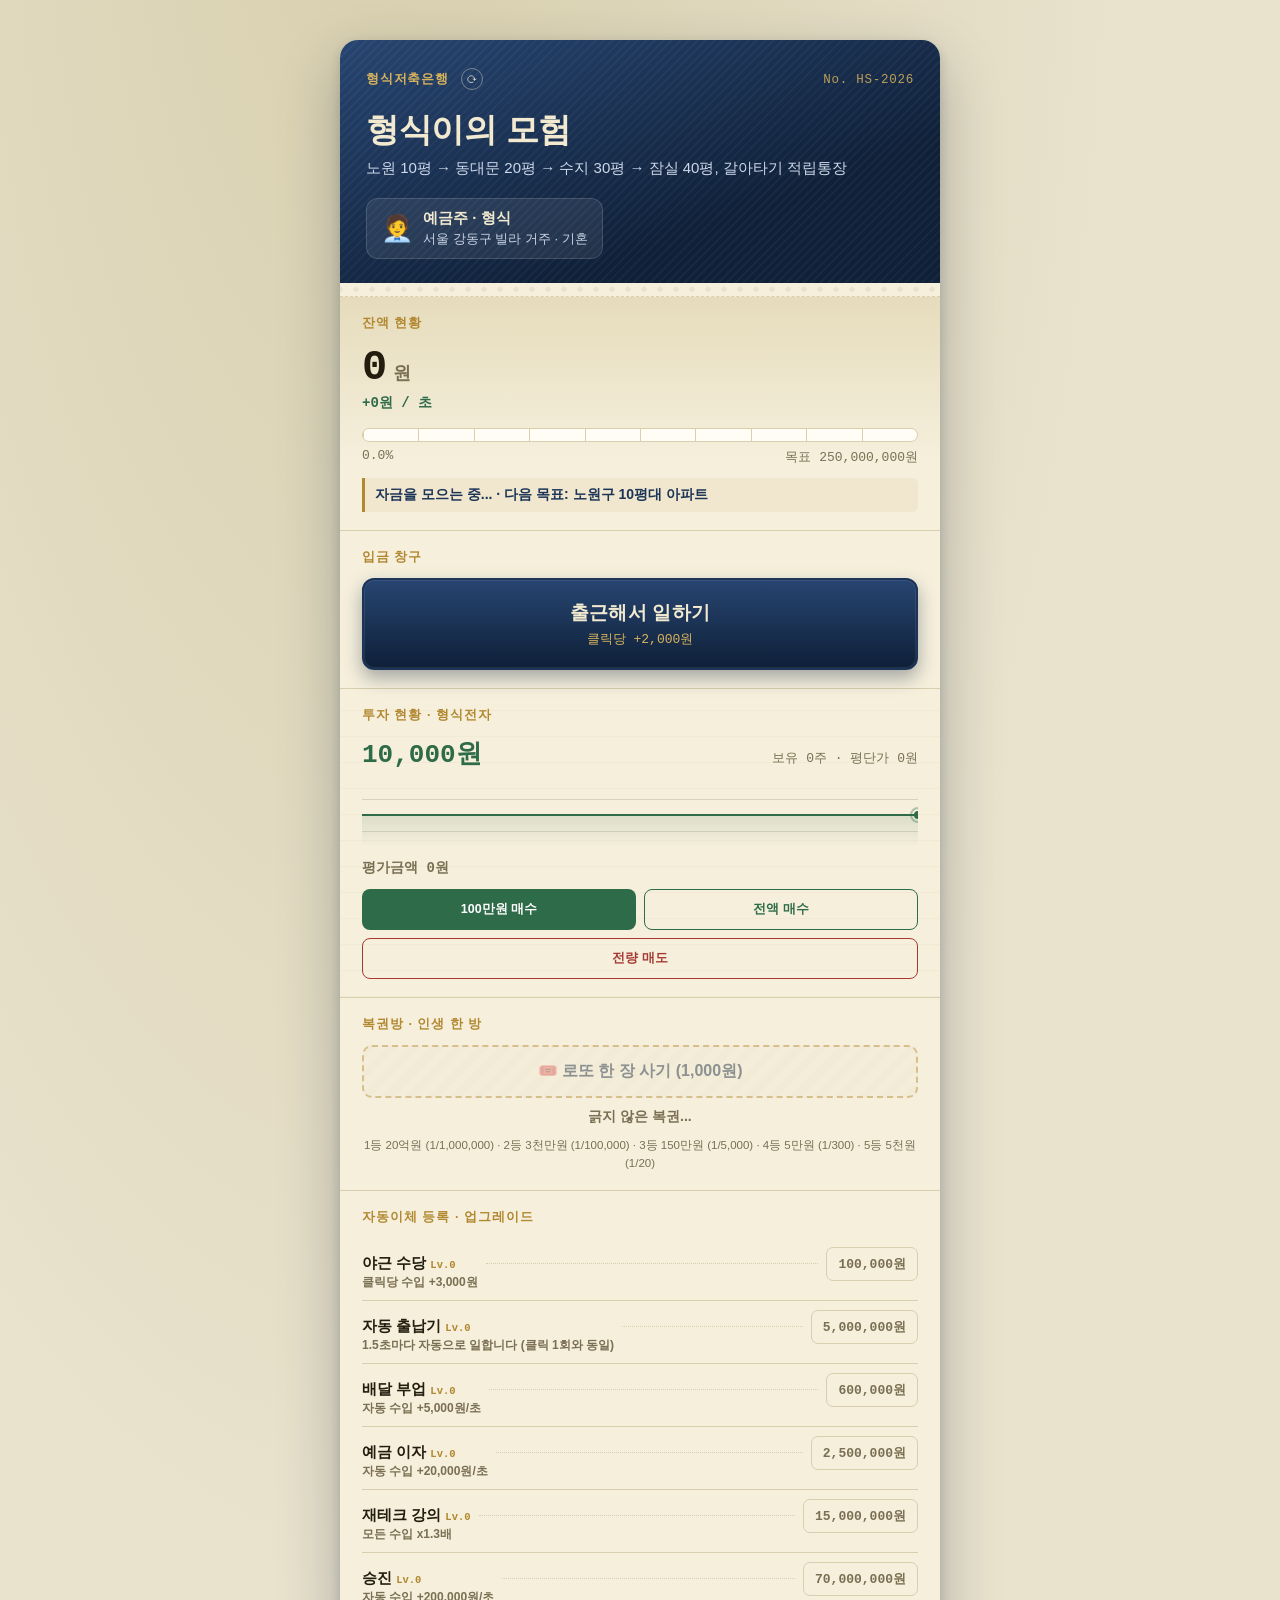
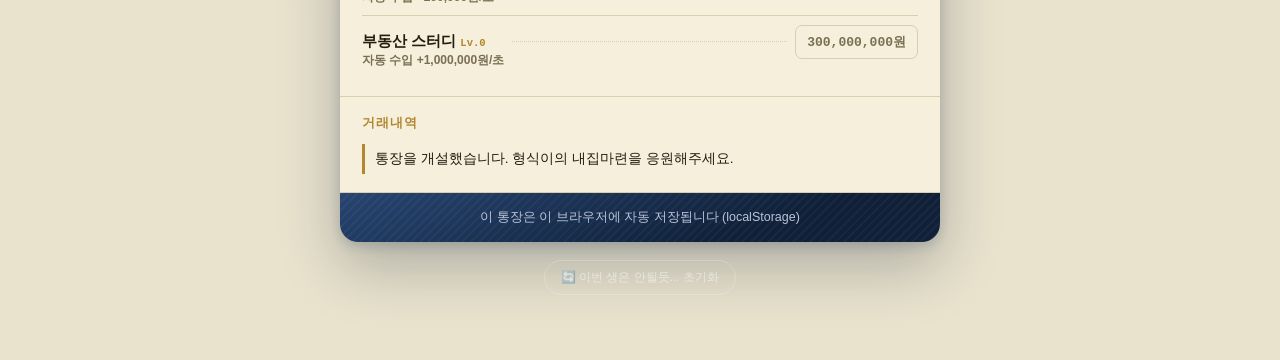
<file: index.html>
<!DOCTYPE html>
<html lang="ko">
<head>
<meta charset="UTF-8">
<meta name="viewport" content="width=device-width, initial-scale=1.0">
<title>형식이의 모험 — 내집마련 갈아타기 통장</title>
<style>
  :root{
    color-scheme: light dark;
    --ink-900:#0f2038;
    --ink-700:#1b3457;
    --ink-600:#274571;
    --paper:#f5efdc;
    --paper-line:#d9cead;
    --paper-shadow:#e6dcbc;
    --brass:#b1872f;
    --brass-light:#d9b45c;
    --ink-red:#a53a32;
    --ink-green:#2e6b48;
    --backdrop:#e9e2cd;
    --backdrop-2:#d8cfae;
    --text-on-paper:#241d0f;
    --text-sub:#7a6f52;
    --shadow: 0 24px 60px rgba(15,32,56,.28), 0 4px 12px rgba(15,32,56,.16);
  }
  @media (prefers-color-scheme: dark){
    :root{
      --backdrop:#0a1220;
      --backdrop-2:#050a12;
      --paper:#efe6cc;
      --paper-shadow:#ddd0a3;
      --text-sub:#7a6f52;
      --shadow: 0 24px 70px rgba(0,0,0,.6), 0 4px 16px rgba(0,0,0,.4);
    }
  }
  :root[data-theme="dark"]{
    --backdrop:#0a1220;
    --backdrop-2:#050a12;
    --paper:#efe6cc;
    --paper-shadow:#ddd0a3;
    --shadow: 0 24px 70px rgba(0,0,0,.6), 0 4px 16px rgba(0,0,0,.4);
  }
  :root[data-theme="light"]{
    --backdrop:#e9e2cd;
    --backdrop-2:#d8cfae;
    --paper:#f5efdc;
    --paper-shadow:#e6dcbc;
    --shadow: 0 24px 60px rgba(15,32,56,.28), 0 4px 12px rgba(15,32,56,.16);
  }

  *{ box-sizing:border-box; }
  html,body{ margin:0; padding:0; }
  body{
    font-family:"Apple SD Gothic Neo","Malgun Gothic","Noto Sans KR",sans-serif;
    background:
      radial-gradient(ellipse at 30% -10%, var(--backdrop-2), transparent 60%),
      var(--backdrop);
    color:var(--text-on-paper);
    min-height:100vh;
    display:flex;
    flex-direction:column;
    align-items:center;
    padding:40px 16px 64px;
    touch-action:manipulation;
  }
  button{ touch-action:manipulation; }
  .mono{ font-family: ui-monospace, "SFMono-Regular", Consolas, "Noto Sans Mono", monospace; font-variant-numeric: tabular-nums; }

  .book{
    width:100%; max-width:460px;
    border-radius:18px;
    overflow:hidden;
    box-shadow: var(--shadow);
    background:var(--paper);
  }

  /* ---- Cover ---- */
  .cover{
    position:relative;
    background:
      repeating-linear-gradient(135deg, rgba(255,255,255,.035) 0 2px, transparent 2px 6px),
      linear-gradient(160deg, var(--ink-600), var(--ink-900) 70%);
    color:#f2ead0;
    padding:28px 26px 24px;
  }
  .cover-top{
    display:flex; justify-content:space-between; align-items:baseline;
    font-size:11px; letter-spacing:.06em; color:var(--brass-light); margin-bottom:18px;
  }
  .bank-mark{ font-weight:700; }
  .passbook-no{ font-family: ui-monospace, Consolas, monospace; opacity:.85; }
  .refresh-btn{
    display:inline-flex; align-items:center; justify-content:center;
    width:22px; height:22px; border-radius:50%; margin-left:8px;
    background:none; border:1px solid rgba(245,239,220,.4); color:#f2ead0;
    font-size:12px; line-height:1; cursor:pointer; padding:0;
  }
  .refresh-btn:hover{ background:rgba(245,239,220,.15); }
  .refresh-btn:active{ transform:scale(.9); }
  .refresh-btn.spinning{ animation:spin .6s linear; }
  @keyframes spin{ to{ transform:rotate(360deg); } }
  @media (prefers-reduced-motion: reduce){ .refresh-btn.spinning{ animation:none; } }
  .title{
    margin:0 0 6px; font-size:28px; font-weight:800; letter-spacing:-.01em; text-wrap:balance;
  }
  .subtitle{ margin:0 0 20px; font-size:13px; color:#cdd8ea; }
  .holder-row{ display:flex; }
  .holder{
    display:flex; align-items:center; gap:10px;
    background:rgba(255,255,255,.08); border:1px solid rgba(255,255,255,.14);
    border-radius:12px; padding:10px 14px;
  }
  .holder-avatar{ font-size:26px; }
  .holder-name{ font-weight:700; font-size:13px; }
  .holder-sub{ font-size:11.5px; color:#c9d3e4; margin-top:2px; }

  .perforation{
    height:14px;
    background:var(--paper);
    background-image: radial-gradient(circle, var(--backdrop) 2.6px, transparent 2.7px);
    background-size: 16px 14px;
    background-position: 8px center;
    border-bottom:1px dashed var(--paper-line);
  }

  /* ---- Ledger sections ---- */
  .ledger{
    padding:18px 22px;
    border-bottom:1px solid var(--paper-line);
  }
  .ledger:last-of-type{ border-bottom:none; }
  .ledger-head{
    font-size:11px; font-weight:700; letter-spacing:.08em; color:var(--brass);
    text-transform:uppercase; margin-bottom:12px;
  }

  .balance-ledger{ background:linear-gradient(180deg, var(--paper-shadow), var(--paper) 70%); }
  .balance-row{ display:flex; align-items:baseline; gap:6px; }
  .balance-figure{ font-size:34px; font-weight:700; letter-spacing:-.01em; }
  .won{ font-size:16px; color:var(--text-sub); font-weight:600; }
  .income-row{ font-size:12px; color:var(--ink-green); font-weight:600; margin-top:2px; font-family: ui-monospace, Consolas, monospace; }

  .gauge{ margin-top:16px; }
  .gauge-track{
    position:relative; height:14px; border-radius:8px;
    background:repeating-linear-gradient(90deg, var(--paper-line) 0 1px, transparent 1px 10%);
    background-color:#fffdf5; border:1px solid var(--paper-line);
    overflow:hidden;
  }
  .gauge-fill{
    height:100%; width:0%;
    background:linear-gradient(90deg, var(--brass), var(--brass-light));
    transition:width .5s ease;
  }
  .gauge-labels{
    display:flex; justify-content:space-between; font-size:11px; color:var(--text-sub);
    margin-top:6px; font-family: ui-monospace, Consolas, monospace;
  }
  .stage-stamp{
    margin-top:12px; font-size:12.5px; font-weight:700; color:var(--ink-700);
    padding:8px 10px; border-left:3px solid var(--brass); background:rgba(177,135,47,.08);
    border-radius:0 6px 6px 0;
  }

  /* ---- Work button ---- */
  .stamp-btn{
    width:100%; position:relative; cursor:pointer;
    display:flex; flex-direction:column; align-items:center; gap:4px;
    padding:20px; border-radius:12px;
    border:2px solid var(--ink-700);
    background:linear-gradient(180deg, var(--ink-600), var(--ink-900));
    color:#f2ead0; font-family:inherit;
    box-shadow: inset 0 0 0 1px rgba(255,255,255,.08), 0 8px 18px rgba(15,32,56,.35);
    transition:transform .08s ease;
  }
  .stamp-btn:active{ transform:scale(.97); }
  .stamp-btn-label{ font-size:16px; font-weight:800; letter-spacing:.01em; }
  .stamp-btn-sub{ font-size:11.5px; color:var(--brass-light); font-family: ui-monospace, Consolas, monospace; }
  .auto-badge{
    position:absolute; top:10px; right:12px; display:none;
    font-size:10px; font-weight:700; letter-spacing:.03em;
    background:var(--brass); color:var(--ink-900); padding:3px 9px; border-radius:20px;
  }
  .auto-badge.on{ display:inline-block; }

  .float{
    position:absolute; left:50%; top:-4px; transform:translateX(-50%);
    color:#7fe3a8; font-weight:800; font-size:15px; pointer-events:none;
    font-family: ui-monospace, Consolas, monospace;
    animation:floatUp 1s ease-out forwards;
  }
  @keyframes floatUp{
    0%{ opacity:1; top:-4px; }
    100%{ opacity:0; top:-56px; }
  }
  @media (prefers-reduced-motion: reduce){
    .float{ animation:none; opacity:0; }
  }

  /* ---- Stock insert ---- */
  .insert-card{ background:repeating-linear-gradient(0deg, rgba(177,135,47,.05) 0 1px, transparent 1px 26px); }
  .stock-row{ display:flex; justify-content:space-between; align-items:baseline; margin-bottom:12px; flex-wrap:wrap; gap:4px; }
  .stock-price{ font-size:22px; font-weight:700; font-family: ui-monospace, Consolas, monospace; }
  .stock-price.up{ color:var(--ink-green); }
  .stock-price.down{ color:var(--ink-red); }
  .stock-hold{ font-size:11.5px; color:var(--text-sub); font-family: ui-monospace, Consolas, monospace; }
  .stock-pl{ font-size:12px; font-weight:600; color:var(--text-sub); margin:0 0 12px; font-family: ui-monospace, Consolas, monospace; }
  .stock-pl.gain{ color:var(--ink-green); }
  .stock-pl.loss{ color:var(--ink-red); }

  .stock-chart-wrap{ position:relative; margin:2px 0 12px; }
  #stockChart{ display:block; width:100%; height:64px; cursor:crosshair; }
  .stock-tooltip{
    position:absolute; top:-4px; left:0; transform:translate(-50%,-100%);
    background:var(--ink-900); color:#f2ead0; font-size:11px; font-weight:600;
    padding:4px 8px; border-radius:6px; white-space:nowrap; pointer-events:none;
    font-family: ui-monospace, Consolas, monospace; opacity:0; transition:opacity .1s ease;
  }
  .stock-tooltip.show{ opacity:1; }
  .stock-btns{ display:flex; gap:8px; }
  .stock-btns + .stock-btns{ margin-top:8px; }
  .stock-btns button{
    flex:1; padding:11px; border-radius:8px; font-weight:700; font-size:12.5px; cursor:pointer;
    border:1px solid transparent; font-family:inherit;
  }
  #stockBuy{ background:var(--ink-green); color:#fff; }
  #stockBuyAll{ background:transparent; color:var(--ink-green); border-color:var(--ink-green); }
  #stockSell{ background:transparent; color:var(--ink-red); border-color:var(--ink-red); }
  .stock-btns button:disabled{ background:var(--paper-line); color:var(--text-sub); border-color:transparent; cursor:not-allowed; }

  /* ---- Upgrade ledger rows ---- */
  .upg-item{ display:flex; align-items:baseline; gap:8px; padding:9px 0; }
  .upg-name{ font-weight:700; font-size:13px; white-space:nowrap; }
  .upg-lv{ font-size:10.5px; color:var(--brass); font-weight:700; }
  .upg-leader{ flex:1; border-bottom:1px dotted var(--paper-line); min-width:12px; transform:translateY(-4px); }
  .upg-desc{ display:block; font-size:10.5px; color:var(--text-sub); margin-top:1px; }
  .upg-right{ display:flex; flex-direction:column; align-items:flex-end; gap:2px; }
  .buy-btn{
    padding:7px 11px; border:1px solid var(--ink-700); border-radius:7px; background:var(--ink-700); color:#f2ead0;
    font-weight:700; font-size:11.5px; cursor:pointer; white-space:nowrap; font-family: ui-monospace, Consolas, monospace;
  }
  .buy-btn:disabled{ background:transparent; color:var(--text-sub); border-color:var(--paper-line); cursor:not-allowed; }
  .upg-row-wrap{ border-bottom:1px solid var(--paper-line); }
  .upg-row-wrap:last-child{ border-bottom:none; }

  /* ---- Transaction log ---- */
  .log-item{
    display:flex; gap:8px; align-items:flex-start; font-size:12px; padding:6px 0 6px 10px;
    border-left:3px solid var(--paper-line); border-bottom:1px dashed var(--paper-line);
  }
  .log-item:last-child{ border-bottom:none; }
  .log-item.gain{ border-left-color:var(--ink-green); }
  .log-item.loss{ border-left-color:var(--ink-red); }
  .log-item.event{ border-left-color:var(--brass); }

  .cover-back{ padding:16px 22px; text-align:center; }
  .back-note{ margin:0; font-size:11px; color:#b9c4d9; }

  /* ---- Ending modal ---- */
  .modal-bg{
    position:fixed; inset:0; background:rgba(10,18,32,.7); display:none;
    align-items:center; justify-content:center; z-index:50; padding:20px;
  }
  .modal-bg.show{ display:flex; }
  .deed{
    position:relative; background:var(--paper); border:1px solid var(--paper-line);
    border-radius:14px; padding:40px 32px 32px; max-width:380px; text-align:center;
    box-shadow:0 30px 70px rgba(0,0,0,.5); overflow:hidden;
  }
  .seal{
    width:104px; height:104px; margin:0 auto 18px; border-radius:50%;
    border:3px solid var(--ink-red); color:var(--ink-red);
    display:flex; align-items:center; justify-content:center;
    font-size:26px; font-weight:800; letter-spacing:.05em;
    transform:rotate(-11deg); mix-blend-mode:multiply;
    box-shadow: inset 0 0 0 3px rgba(165,58,50,.25);
  }
  .offline-btn{
    width:100%; padding:14px; margin-bottom:10px; border-radius:10px; border:none;
    background:linear-gradient(135deg, var(--brass), var(--brass-light)); color:var(--ink-900);
    font-weight:800; font-size:14px; cursor:pointer; font-family:inherit;
    box-shadow:0 6px 14px rgba(177,135,47,.35);
  }
  .offline-btn:active{ transform:scale(.98); }
  .deed h2{ margin:0 0 10px; font-size:21px; color:var(--ink-900); }
  .deed p{ font-size:13px; color:var(--text-sub); line-height:1.6; margin:0 0 6px; }
  .deed button{
    margin-top:18px; padding:12px 22px; border:none; border-radius:9px;
    background:var(--ink-700); color:#f2ead0; font-weight:700; cursor:pointer; font-size:13.5px;
    font-family:inherit;
  }
  .deed button:focus-visible, .stamp-btn:focus-visible, .buy-btn:focus-visible,
  .stock-btns button:focus-visible{ outline:2px solid var(--brass); outline-offset:2px; }

  .reset-wrap{ text-align:center; margin-top:18px; }
  .reset-btn{
    background:none; border:1px solid rgba(255,255,255,.22); color:rgba(255,255,255,.5);
    font-size:12px; padding:8px 16px; border-radius:20px; cursor:pointer; font-family:inherit;
  }
  .reset-btn:hover{ color:#fff; border-color:rgba(255,255,255,.5); }
  .reset-btn:active{ transform:scale(.97); }

  /* ---- Toast ---- */
  .toast{
    position:fixed; top:18px; left:50%; transform:translateX(-50%) translateY(-12px);
    max-width:min(420px, calc(100vw - 32px));
    display:flex; align-items:center; gap:8px;
    padding:12px 16px; border-radius:10px; z-index:80;
    font-size:13px; font-weight:700; color:#fff;
    box-shadow:0 12px 30px rgba(0,0,0,.35);
    opacity:0; pointer-events:none; transition:opacity .25s ease, transform .25s ease;
  }
  .toast.show{ opacity:1; transform:translateX(-50%) translateY(0); }
  .toast.warn{ background:linear-gradient(135deg,#a53a32,#7d2b25); }
  .toast.gain{ background:linear-gradient(135deg,#2e6b48,#1f4d34); }
  .toast.move{ background:linear-gradient(135deg,var(--brass),#8f6a1f); color:var(--ink-900); }
  @media (prefers-reduced-motion: reduce){ .toast{ transition:opacity .01s linear; } }

  /* ---- Lotto ---- */
  .lotto-btn{
    width:100%; padding:14px; border-radius:10px; border:2px dashed var(--brass);
    background:repeating-linear-gradient(135deg, rgba(177,135,47,.08) 0 8px, rgba(177,135,47,.03) 8px 16px);
    color:var(--ink-900); font-weight:800; font-size:14px; cursor:pointer; font-family:inherit;
  }
  .lotto-btn:disabled{ opacity:.45; cursor:not-allowed; }
  .lotto-btn:active{ transform:scale(.98); }
  .lotto-result{
    margin-top:10px; font-size:12.5px; font-weight:600; text-align:center; color:var(--text-sub);
    min-height:1.4em;
  }
  .lotto-result.win{ color:var(--ink-green); font-weight:800; }
  .lotto-odds{ margin-top:8px; font-size:10px; color:var(--text-sub); text-align:center; line-height:1.6; }

  /* ---- Readability boost: bigger card, bigger text ---- */
  .book{ max-width:520px; }
  @media (min-width:760px){ .book{ max-width:600px; } }
  .cover-top{ font-size:12.5px; }
  .title{ font-size:33px; }
  .subtitle{ font-size:15px; }
  .holder-name{ font-size:15px; }
  .holder-sub{ font-size:13px; }
  .ledger-head{ font-size:12.5px; }
  .balance-figure{ font-size:42px; }
  .won{ font-size:18px; }
  .income-row{ font-size:14px; }
  .gauge-labels{ font-size:13px; }
  .stage-stamp{ font-size:14px; }
  .stamp-btn-label{ font-size:19px; }
  .stamp-btn-sub{ font-size:13px; }
  .auto-badge{ font-size:11px; }
  .float{ font-size:17px; }
  .stock-price{ font-size:26px; }
  .stock-hold{ font-size:13px; }
  .stock-pl{ font-size:14px; }
  .stock-tooltip{ font-size:12.5px; }
  .upg-name{ font-size:15px; }
  .upg-desc{ font-size:12px; }
  .buy-btn{ font-size:13px; }
  .log-item{ font-size:13.5px; }
  .back-note{ font-size:12.5px; }
  .deed h2{ font-size:24px; }
  .deed p{ font-size:15px; }
  .deed button{ font-size:15px; }
  .toast{ font-size:15px; }
  .lotto-btn{ font-size:16px; }
  .lotto-result{ font-size:14px; }
  .lotto-odds{ font-size:11.5px; }
</style>
</head>
<body>

<div class="toast" id="toast"><span id="toastText"></span></div>

<div class="book">
  <div class="cover">
    <div class="cover-top">
      <span class="bank-mark">형식저축은행 <button class="refresh-btn" id="refreshBtn" title="최신 버전 새로 불러오기" aria-label="최신 버전 새로 불러오기">⟳</button></span>
      <span class="passbook-no mono">No. HS-2026</span>
    </div>
    <h1 class="title">형식이의 모험</h1>
    <p class="subtitle">노원 10평 → 동대문 20평 → 수지 30평 → 잠실 40평, 갈아타기 적립통장</p>
    <div class="holder-row">
      <div class="holder">
        <span class="holder-avatar">🧑‍💼</span>
        <div>
          <div class="holder-name">예금주 · 형식</div>
          <div class="holder-sub" id="statusSub">서울 강동구 빌라 거주 · 기혼</div>
        </div>
      </div>
    </div>
  </div>

  <div class="perforation"></div>

  <div class="ledger balance-ledger">
    <div class="ledger-head">잔액 현황</div>
    <div class="balance-row">
      <span class="balance-figure mono" id="moneyDisplay">0</span>
      <span class="won">원</span>
    </div>
    <div class="income-row" id="incomeDisplay">+0원 / 초</div>

    <div class="gauge">
      <div class="gauge-track"><div class="gauge-fill" id="progressFill"></div></div>
      <div class="gauge-labels">
        <span id="progressText">0.0%</span>
        <span>목표 <span id="goalText">850,000,000원</span></span>
      </div>
    </div>
    <div class="stage-stamp" id="stageText">월세 탈출 자금을 모으는 중...</div>
  </div>

  <div class="ledger">
    <div class="ledger-head">입금 창구</div>
    <button class="offline-btn" id="offlineBtn" style="display:none;"></button>
    <button class="stamp-btn" id="workBtn">
      <span class="auto-badge" id="autoBadge">자동 출근중</span>
      <span class="stamp-btn-label">출근해서 일하기</span>
      <span class="stamp-btn-sub mono" id="clickValueText">클릭당 +10,000원</span>
    </button>
  </div>

  <div class="ledger insert-card">
    <div class="ledger-head">투자 현황 · 형식전자</div>
    <div class="stock-row">
      <span class="stock-price mono" id="stockPrice">10,000원</span>
      <span class="stock-hold" id="stockHold">보유 0주 · 평단가 0원</span>
    </div>
    <div class="stock-chart-wrap">
      <canvas id="stockChart"></canvas>
      <div class="stock-tooltip" id="stockTooltip"></div>
    </div>
    <div class="stock-pl mono" id="stockPL">평가금액 0원</div>
    <div class="stock-btns">
      <button id="stockBuy">100만원 매수</button>
      <button id="stockBuyAll">전액 매수</button>
    </div>
    <div class="stock-btns">
      <button id="stockSell">전량 매도</button>
    </div>
  </div>

  <div class="ledger">
    <div class="ledger-head">복권방 · 인생 한 방</div>
    <button class="lotto-btn" id="lottoBtn">🎟️ 로또 한 장 사기 (1,000원)</button>
    <div class="lotto-result" id="lottoResult">긁지 않은 복권...</div>
    <div class="lotto-odds">1등 20억원 (1/1,000,000) · 2등 3천만원 (1/100,000) · 3등 150만원 (1/5,000) · 4등 5만원 (1/300) · 5등 5천원 (1/20)</div>
  </div>

  <div class="ledger">
    <div class="ledger-head">자동이체 등록 · 업그레이드</div>
    <div id="upgradeList"></div>
  </div>

  <div class="ledger">
    <div class="ledger-head">거래내역</div>
    <div id="logList"></div>
  </div>

  <div class="cover cover-back">
    <p class="back-note">이 통장은 이 브라우저에 자동 저장됩니다 (localStorage)</p>
  </div>
</div>

<div class="reset-wrap">
  <button class="reset-btn" id="resetBtn">🔄 이번 생은 안될듯... 초기화</button>
</div>

<div class="modal-bg" id="endingModal">
  <div class="deed">
    <div class="seal" id="modalSeal">이사</div>
    <h2 id="modalTitle">이사 완료!</h2>
    <p id="modalDesc1"></p>
    <p id="modalDesc2"></p>
    <button id="continueBtn">계속하기</button>
  </div>
</div>

<script>
(function(){
  "use strict";

  const SAVE_KEY = "hyeongsik_adventure_save_v2";

  const state = {
    money: 0,
    clickBase: 2000,
    clickMult: 1,
    cps: 0,
    stockPrice: 10000,
    stockShares: 0,
    stockAvgPrice: 0,
    stockDir: 1,
    stockHistory: [],
    stockHistoryFlags: [],
    stageIndex: 0,
    currentHome: "서울 강동구 빌라 거주 · 기혼",
    postGoal: null,
    upgrades: {
      overtime:   { name:"야근 수당",   desc:"클릭당 수입 +3,000원",      baseCost:100000,    cost:0, level:0, scale:1.18, type:"click", value:3000 },
      autoclick:  { name:"자동 출납기", desc:"1.5초마다 자동으로 일합니다 (클릭 1회와 동일)", baseCost:5000000, cost:0, level:0, scale:1, type:"auto", value:1, maxLevel:1 },
      delivery:   { name:"배달 부업",   desc:"자동 수입 +5,000원/초",      baseCost:600000,    cost:0, level:0, scale:1.2,  type:"cps",   value:5000 },
      savings:    { name:"예금 이자",   desc:"자동 수입 +20,000원/초",     baseCost:2500000,   cost:0, level:0, scale:1.2,  type:"cps",   value:20000 },
      lecture:    { name:"재테크 강의", desc:"모든 수입 x1.3배",           baseCost:15000000,  cost:0, level:0, scale:1.8,  type:"mult",  value:0.3, maxLevel:6 },
      promotion:  { name:"승진",       desc:"자동 수입 +200,000원/초",     baseCost:70000000,  cost:0, level:0, scale:1.22, type:"cps",   value:200000 },
      realestate: { name:"부동산 스터디", desc:"자동 수입 +1,000,000원/초", baseCost:300000000, cost:0, level:0, scale:1.22, type:"cps",   value:1000000 }
    },
    autoClick:false,
    modalOpen:false,
    lottoCooldownUntil:0,
    lastActiveAt:null
  };

  Object.values(state.upgrades).forEach(u => u.cost = u.baseCost);
  const defaultUpgrades = JSON.parse(JSON.stringify(state.upgrades));

  function fmt(n){
    n = Math.floor(n);
    return n.toLocaleString("ko-KR") + "원";
  }

  let toastTimer = null;
  function showToast(msg, type, duration){
    const toast = document.getElementById("toast");
    const text = document.getElementById("toastText");
    text.textContent = msg;
    toast.className = "toast show" + (type ? " " + type : "");
    if(toastTimer) clearTimeout(toastTimer);
    toastTimer = setTimeout(()=>{ toast.classList.remove("show"); }, duration || 3500);
  }

  function log(msg, type){
    const list = document.getElementById("logList");
    const item = document.createElement("div");
    item.className = "log-item" + (type ? " " + type : "");
    item.textContent = msg;
    list.prepend(item);
    while(list.children.length > 8) list.removeChild(list.lastChild);
  }

  const STORY_STAGES = [
    { home:"노원구 10평대 아파트",       goal:250000000,   sub:"서울 노원구 10평대 아파트 거주 · 기혼",
      moveMsg:"노원구 10평대 아파트로 첫 내 집 마련에 성공했다!" },
    { home:"동대문구 20평대 아파트",     goal:450000000,   sub:"서울 동대문구 20평대 아파트 거주 · 기혼",
      moveMsg:"동대문구 20평대 아파트로 갈아탔다!" },
    { home:"용인 수지구 30평대 아파트", goal:850000000,   sub:"경기 용인시 수지구 30평대 아파트 거주 · 기혼",
      moveMsg:"드디어 용인 수지구 30평대 아파트로 갈아탔다!" },
    { home:"잠실 40평대 아파트",         goal:2500000000,  sub:"서울 송파구 잠실 40평대 아파트 거주 · 기혼",
      moveMsg:"잠실 40평대 아파트 입성! 형식이의 모험을 완주했다!" }
  ];

  function currentGoal(){
    if(state.stageIndex < STORY_STAGES.length) return STORY_STAGES[state.stageIndex].goal;
    if(state.postGoal == null) state.postGoal = Math.floor(STORY_STAGES[STORY_STAGES.length-1].goal * 2.6);
    return state.postGoal;
  }

  const flavorPhrases = [
    {p:0,   text:"자금을 모으는 중..."},
    {p:0.1, text:"조금씩 목돈이 쌓이는 중..."},
    {p:0.3, text:"청약통장을 열심히 채우는 중..."},
    {p:0.55,text:"시세를 알아보는 중..."},
    {p:0.8, text:"드디어 계약금이 보이기 시작한다!"},
    {p:0.97,text:"거의 다 왔다! 잔금만 남았다!"}
  ];

  function updateStageText(progress){
    let cur = flavorPhrases[0];
    for(const s of flavorPhrases){ if(progress >= s.p) cur = s; }
    const nextHome = state.stageIndex < STORY_STAGES.length ? STORY_STAGES[state.stageIndex].home : "더 넓은 집";
    document.getElementById("stageText").textContent = cur.text + " · 다음 목표: " + nextHome;
    document.getElementById("statusSub").textContent = state.currentHome;
  }

  function currentClickValue(){ return state.clickBase * state.clickMult; }
  function currentCps(){ return state.cps * state.clickMult; }

  function render(){
    document.getElementById("moneyDisplay").textContent = Math.floor(state.money).toLocaleString("ko-KR");
    document.getElementById("incomeDisplay").textContent = "+" + fmt(currentCps()) + " / 초";
    document.getElementById("clickValueText").textContent = "클릭당 +" + fmt(currentClickValue());
    const goal = currentGoal();
    document.getElementById("goalText").textContent = fmt(goal);

    const progress = Math.min(1, state.money / goal);
    document.getElementById("progressFill").style.width = (progress*100).toFixed(1) + "%";
    document.getElementById("progressText").textContent = (progress*100).toFixed(1) + "%";
    updateStageText(progress);

    const priceEl = document.getElementById("stockPrice");
    priceEl.textContent = fmt(state.stockPrice);
    priceEl.className = "stock-price mono " + (state.stockDir >= 0 ? "up" : "down");
    const holdVal = state.stockShares * state.stockPrice;
    document.getElementById("stockHold").textContent =
      "보유 " + state.stockShares.toLocaleString("ko-KR") + "주 · 평단가 " + fmt(state.stockAvgPrice);

    const plEl = document.getElementById("stockPL");
    if(state.stockShares > 0){
      const costBasis = state.stockAvgPrice * state.stockShares;
      const pl = holdVal - costBasis;
      const plPct = costBasis > 0 ? (pl / costBasis * 100) : 0;
      plEl.textContent = "평가금액 " + fmt(holdVal) + " · 손익 " + (pl>=0?"+":"") + fmt(pl) + " (" + (plPct>=0?"+":"") + plPct.toFixed(1) + "%)";
      plEl.className = "stock-pl mono " + (pl >= 0 ? "gain" : "loss");
    } else {
      plEl.textContent = "평가금액 0원";
      plEl.className = "stock-pl mono";
    }

    document.getElementById("stockBuy").disabled = state.money < 1000000;
    document.getElementById("stockBuyAll").disabled = state.money < state.stockPrice;
    document.getElementById("stockSell").disabled = state.stockShares <= 0;

    document.getElementById("autoBadge").classList.toggle("on", !!state.autoClick);

    renderUpgrades();
    updateLottoButton();

    if(!state.modalOpen && state.money >= goal){
      state.modalOpen = true;
      triggerStageComplete();
    }
  }

  function renderUpgrades(){
    const list = document.getElementById("upgradeList");
    list.innerHTML = "";
    Object.entries(state.upgrades).forEach(([key,u]) => {
      const maxed = u.maxLevel && u.level >= u.maxLevel;
      const wrap = document.createElement("div");
      wrap.className = "upg-row-wrap";
      wrap.innerHTML = `
        <div class="upg-item">
          <span class="upg-name">${u.name} <span class="upg-lv mono">Lv.${u.level}</span>
            <span class="upg-desc">${u.desc}</span>
          </span>
          <span class="upg-leader"></span>
          <span class="upg-right">
            <button class="buy-btn" data-key="${key}" ${(state.money < u.cost || maxed) ? "disabled" : ""}>
              ${maxed ? "MAX" : fmt(u.cost)}
            </button>
          </span>
        </div>
      `;
      list.appendChild(wrap);
    });
    list.querySelectorAll(".buy-btn").forEach(btn=>{
      btn.addEventListener("click", ()=> buyUpgrade(btn.getAttribute("data-key")));
    });
  }

  function buyUpgrade(key){
    const u = state.upgrades[key];
    if(!u) return;
    if(u.maxLevel && u.level >= u.maxLevel) return;
    if(state.money < u.cost) return;

    state.money -= u.cost;
    u.level += 1;

    if(u.type === "click") state.clickBase += u.value;
    if(u.type === "cps") state.cps += u.value;
    if(u.type === "mult") state.clickMult += u.value;
    if(u.type === "auto") state.autoClick = true;

    u.cost = Math.floor(u.baseCost * Math.pow(u.scale, u.level));
    log(`${u.name} 자동이체 등록 (Lv.${u.level})`, "event");
    render();
  }

  function doWork(){
    const gain = currentClickValue();
    state.money += gain;
    spawnFloat(gain);
    render();
  }

  function spawnFloat(amount){
    const btn = document.getElementById("workBtn");
    const f = document.createElement("div");
    f.className = "float mono";
    f.textContent = "+" + fmt(amount);
    btn.appendChild(f);
    setTimeout(()=> f.remove(), 1000);
  }

  const STOCK_TICK_MS = 2000;
  const STOCK_HISTORY_MAX = 40;

  function stockTick(){
    const changePct = (Math.random() * 11 - 5.5) / 100;
    state.stockDir = changePct >= 0 ? 1 : -1;
    state.stockPrice = Math.max(1000, Math.round(state.stockPrice * (1 + changePct)));
    pushStockHistory(state.stockPrice, false);
    drawStockChart();
  }

  function pushStockHistory(price, isEvent){
    state.stockHistory.push(price);
    state.stockHistoryFlags.push(!!isEvent);
    while(state.stockHistory.length > STOCK_HISTORY_MAX){
      state.stockHistory.shift();
      state.stockHistoryFlags.shift();
    }
  }

  function drawStockChart(hoverIdx){
    const canvas = document.getElementById("stockChart");
    if(!canvas) return;
    const rect = canvas.getBoundingClientRect();
    const w = Math.max(rect.width, 100);
    const h = Math.max(rect.height, 40);
    const dpr = window.devicePixelRatio || 1;
    canvas.width = w * dpr;
    canvas.height = h * dpr;
    const ctx = canvas.getContext("2d");
    ctx.setTransform(dpr, 0, 0, dpr, 0, 0);
    ctx.clearRect(0, 0, w, h);

    const prices = state.stockHistory;
    if(prices.length < 2) return;

    const min = Math.min(...prices), max = Math.max(...prices);
    const pad = (max - min) * 0.18 || Math.max(max * 0.05, 10);
    const yMin = min - pad, yMax = max + pad;
    const stepX = w / (prices.length - 1);
    const xAt = i => i * stepX;
    const yAt = p => h - ((p - yMin) / (yMax - yMin)) * h;

    ctx.strokeStyle = "rgba(122,111,82,.22)";
    ctx.lineWidth = 1;
    for(let g = 1; g <= 3; g++){
      const gy = Math.round(h * (g / 4)) + 0.5;
      ctx.beginPath(); ctx.moveTo(0, gy); ctx.lineTo(w, gy); ctx.stroke();
    }

    const trendUp = prices[prices.length - 1] >= prices[0];
    const lineColor = trendUp ? "#2e6b48" : "#a53a32";

    const grad = ctx.createLinearGradient(0, 0, 0, h);
    grad.addColorStop(0, trendUp ? "rgba(46,107,72,.25)" : "rgba(165,58,50,.25)");
    grad.addColorStop(1, trendUp ? "rgba(46,107,72,0)" : "rgba(165,58,50,0)");
    ctx.beginPath();
    ctx.moveTo(xAt(0), yAt(prices[0]));
    prices.forEach((p, i) => ctx.lineTo(xAt(i), yAt(p)));
    ctx.lineTo(xAt(prices.length - 1), h);
    ctx.lineTo(xAt(0), h);
    ctx.closePath();
    ctx.fillStyle = grad;
    ctx.fill();

    ctx.beginPath();
    prices.forEach((p, i) => {
      const x = xAt(i), y = yAt(p);
      if(i === 0) ctx.moveTo(x, y); else ctx.lineTo(x, y);
    });
    ctx.strokeStyle = lineColor;
    ctx.lineWidth = 2;
    ctx.lineJoin = "round";
    ctx.lineCap = "round";
    ctx.stroke();

    const lastX = xAt(prices.length - 1), lastY = yAt(prices[prices.length - 1]);
    ctx.beginPath();
    ctx.arc(lastX, lastY, 4, 0, Math.PI * 2);
    ctx.fillStyle = lineColor;
    ctx.fill();
    ctx.beginPath();
    ctx.arc(lastX, lastY, 7, 0, Math.PI * 2);
    ctx.strokeStyle = lineColor;
    ctx.globalAlpha = .35;
    ctx.lineWidth = 2;
    ctx.stroke();
    ctx.globalAlpha = 1;

    const flags = state.stockHistoryFlags;
    prices.forEach((p, i) => {
      if(!flags[i]) return;
      const x = xAt(i), y = yAt(p);
      ctx.beginPath();
      ctx.arc(x, y, 5, 0, Math.PI * 2);
      ctx.fillStyle = "#f5efdc";
      ctx.fill();
      ctx.lineWidth = 2.5;
      ctx.strokeStyle = "#b1872f";
      ctx.stroke();
    });

    if(hoverIdx != null && hoverIdx >= 0 && hoverIdx < prices.length){
      const hx = xAt(hoverIdx), hy = yAt(prices[hoverIdx]);
      ctx.setLineDash([3, 3]);
      ctx.strokeStyle = "rgba(122,111,82,.5)";
      ctx.lineWidth = 1;
      ctx.beginPath(); ctx.moveTo(hx, 0); ctx.lineTo(hx, h); ctx.stroke();
      ctx.setLineDash([]);
      ctx.beginPath();
      ctx.arc(hx, hy, 4, 0, Math.PI * 2);
      ctx.fillStyle = "#f5efdc";
      ctx.fill();
      ctx.lineWidth = 2;
      ctx.strokeStyle = lineColor;
      ctx.stroke();
    }
  }

  function setupStockChartHover(){
    const canvas = document.getElementById("stockChart");
    const tip = document.getElementById("stockTooltip");
    if(!canvas || !tip) return;
    canvas.addEventListener("mousemove", (e)=>{
      const prices = state.stockHistory;
      if(prices.length < 2) return;
      const rect = canvas.getBoundingClientRect();
      const x = Math.max(0, Math.min(rect.width, e.clientX - rect.left));
      const stepX = rect.width / (prices.length - 1);
      const idx = Math.max(0, Math.min(prices.length - 1, Math.round(x / stepX)));
      drawStockChart(idx);
      const agoSec = (prices.length - 1 - idx) * (STOCK_TICK_MS / 1000);
      tip.textContent = fmt(prices[idx]) + (agoSec === 0 ? " · 현재" : " · " + agoSec + "초 전");
      tip.style.left = (idx * stepX) + "px";
      tip.classList.add("show");
    });
    canvas.addEventListener("mouseleave", ()=>{
      drawStockChart(null);
      tip.classList.remove("show");
    });
    window.addEventListener("resize", ()=> drawStockChart(null));
  }

  document.getElementById("stockBuy").addEventListener("click", ()=>{
    if(state.money < 1000000) return;
    const shares = Math.floor(1000000 / state.stockPrice);
    if(shares <= 0) return;
    const oldCostBasis = state.stockAvgPrice * state.stockShares;
    state.money -= 1000000;
    state.stockShares += shares;
    state.stockAvgPrice = (oldCostBasis + 1000000) / state.stockShares;
    log(`형식전자 ${shares}주 매수 (평단가 ${fmt(state.stockAvgPrice)})`, "gain");
    render();
  });

  document.getElementById("stockBuyAll").addEventListener("click", ()=>{
    const shares = Math.floor(state.money / state.stockPrice);
    if(shares <= 0) return;
    const cost = shares * state.stockPrice;
    const oldCostBasis = state.stockAvgPrice * state.stockShares;
    state.money -= cost;
    state.stockShares += shares;
    state.stockAvgPrice = (oldCostBasis + cost) / state.stockShares;
    log(`형식전자 ${shares}주 전액 매수 (평단가 ${fmt(state.stockAvgPrice)})`, "gain");
    render();
  });

  document.getElementById("stockSell").addEventListener("click", ()=>{
    if(state.stockShares <= 0) return;
    const value = Math.floor(state.stockShares * state.stockPrice);
    const costBasis = state.stockAvgPrice * state.stockShares;
    const profit = value - costBasis;
    state.money += value;
    log(`형식전자 ${state.stockShares}주 전량 매도 (${fmt(value)}, 손익 ${profit>=0?"+":""}${fmt(profit)})`, profit >= 0 ? "gain" : "loss");
    state.stockShares = 0;
    state.stockAvgPrice = 0;
    render();
  });

  document.getElementById("workBtn").addEventListener("click", doWork);

  // ---- Lotto ---- (real Lotto 6/45 price & odds)
  const LOTTO_COST = 1000;
  const LOTTO_COOLDOWN_MS = 1500;
  const LOTTO_TIERS = [
    { label:"1등", prize:2000000000, p:1/1000000 },
    { label:"2등", prize:30000000,   p:1/100000 },
    { label:"3등", prize:1500000,    p:1/5000 },
    { label:"4등", prize:50000,      p:1/300 },
    { label:"5등", prize:5000,       p:1/20 }
  ];

  function drawLotto(){
    if(state.money < LOTTO_COST) return;
    if(Date.now() < state.lottoCooldownUntil) return;
    state.lottoCooldownUntil = Date.now() + LOTTO_COOLDOWN_MS;
    state.money -= LOTTO_COST;

    const r = Math.random();
    let acc = 0, hit = null;
    for(const tier of LOTTO_TIERS){
      acc += tier.p;
      if(r < acc){ hit = tier; break; }
    }

    const resultEl = document.getElementById("lottoResult");
    if(hit){
      state.money += hit.prize;
      resultEl.textContent = `🎉 ${hit.label} 당첨! +${fmt(hit.prize)}`;
      resultEl.className = "lotto-result win";
      if(hit.prize >= LOTTO_TIERS[2].prize){
        log(`로또 ${hit.label} 당첨! +${fmt(hit.prize)}`, "gain");
        showToast(`🎉 로또 ${hit.label} 당첨! +${fmt(hit.prize)}`, "gain", 5000);
      } else {
        log(`로또 ${hit.label} 당첨 (+${fmt(hit.prize)})`, "gain");
      }
    } else {
      resultEl.textContent = "꽝... 다음 기회에 😢";
      resultEl.className = "lotto-result";
    }
    render();
  }

  function updateLottoButton(){
    const btn = document.getElementById("lottoBtn");
    const remainMs = state.lottoCooldownUntil - Date.now();
    if(remainMs > 0){
      btn.disabled = true;
      btn.textContent = `잠시만요... (${(remainMs/1000).toFixed(1)}초)`;
    } else {
      btn.disabled = state.money < LOTTO_COST;
      btn.textContent = "🎟️ 로또 한 장 사기 (1,000원)";
    }
  }
  document.getElementById("lottoBtn").addEventListener("click", drawLotto);
  setInterval(updateLottoButton, 150);

  const events = [
    { text:"명절 상여금이 들어왔다", type:"gain", amountFn: s => Math.max(50000, s.money*0.02) },
    { text:"아내와 데이트 비용이 나갔다", type:"loss", amountFn: s => Math.max(20000, s.money*0.01) },
    { text:"경조사비를 지출했다", type:"loss", amountFn: s => Math.max(30000, s.money*0.015) },
    { text:"📈 형식전자 주식이 급등했다", type:"gain", toast:true, stockFn: s => { s.stockPrice = Math.round(s.stockPrice*1.15); } },
    { text:"📉 형식전자 주식이 급락했다", type:"loss", toast:true, stockFn: s => { s.stockPrice = Math.max(1000, Math.round(s.stockPrice*0.85)); } },
    { text:"부모님이 용돈을 주셨다", type:"gain", amountFn: s => Math.max(30000, s.money*0.01) },
    { text:"회사에서 특별 상여금이 나왔다", type:"gain", toast:true, amountFn: s => Math.max(200000, s.money*0.04) },
    { text:"뜻밖의 보너스를 받았다", type:"gain", toast:true, amountFn: s => Math.max(150000, s.money*0.035) },
    { text:"⚠️ 부모님이 편찮으셔서 병원비를 보냈다", type:"loss", toast:true, amountFn: s => Math.max(200000, s.money*0.05) },
    { text:"⚠️ 형식이가 몸살로 병원비를 지출했다", type:"loss", toast:true, amountFn: s => Math.max(100000, s.money*0.03) },
    { text:"⚠️ 교통사고를 당해 치료비가 나갔다", type:"loss", toast:true, amountFn: s => Math.max(300000, s.money*0.06) }
  ];
  function randomEvent(){
    const ev = events[Math.floor(Math.random()*events.length)];
    let logText = ev.text;
    if(ev.amountFn){
      const raw = ev.amountFn(state);
      if(ev.type === "gain"){
        state.money += raw;
        logText += ` (+${fmt(raw)})`;
      } else {
        const delta = Math.min(state.money, raw);
        state.money -= delta;
        logText += ` (-${fmt(delta)})`;
      }
    } else if(ev.stockFn){
      ev.stockFn(state);
      pushStockHistory(state.stockPrice, true);
      state.stockDir = ev.type === "gain" ? 1 : -1;
      logText += ` (${fmt(state.stockPrice)})`;
      drawStockChart();
    } else if(ev.fn){
      ev.fn(state);
    }
    log(logText, ev.type);
    if(ev.toast) showToast(logText, ev.type === "loss" ? "warn" : "gain");
    render();
  }

  function openModal(cfg){
    document.getElementById("modalSeal").textContent = cfg.seal;
    document.getElementById("modalTitle").textContent = cfg.title;
    document.getElementById("modalDesc1").innerHTML = cfg.desc1;
    document.getElementById("modalDesc2").innerHTML = cfg.desc2;
    document.getElementById("continueBtn").textContent = cfg.btnText;
    document.getElementById("endingModal").classList.add("show");
  }

  function triggerStageComplete(){
    if(state.stageIndex < STORY_STAGES.length){
      const s = STORY_STAGES[state.stageIndex];
      const isFinal = state.stageIndex === STORY_STAGES.length - 1;
      state.currentHome = s.sub;
      log(s.moveMsg, "gain");
      showToast(s.moveMsg, "move");
      openModal({
        seal: isFinal ? "완료" : "이사",
        title: isFinal ? "형식이의 모험, 완주!" : "이사 완료!",
        desc1: isFinal
          ? `형식이는 마침내 <b>${s.home}</b>의 주인이 되었습니다.`
          : `이제 <b>${s.home}</b>에 삽니다.`,
        desc2: isFinal
          ? "강동구 빌라에서 시작해 노원, 동대문, 수지를 거쳐 잠실까지 — 형식이의 내 집 마련 대장정이 여기서 마무리됩니다. 축하합니다."
          : "다음 목표를 향해 계속 나아가볼까요?",
        btnText: isFinal ? "계속 플레이하기 (더 큰 집으로)" : "계속하기"
      });
      state.stageIndex += 1;
    } else {
      openModal({
        seal:"경신",
        title:"자산 신기록!",
        desc1:`순자산 <b>${fmt(state.postGoal)}</b>을 달성했습니다.`,
        desc2:"형식이의 자산은 계속 불어나는 중입니다.",
        btnText:"계속하기"
      });
      state.postGoal = Math.floor(state.postGoal * 1.8);
    }
  }

  document.getElementById("continueBtn").addEventListener("click", ()=>{
    document.getElementById("endingModal").classList.remove("show");
    state.modalOpen = false;
    render();
  });

  setInterval(()=>{
    state.lastActiveAt = Date.now();
    if(currentCps() > 0){
      state.money += currentCps() / 5;
      render();
    }
  }, 200);

  setInterval(stockTick, STOCK_TICK_MS);
  setInterval(()=>{ if(Math.random() < 0.35) randomEvent(); }, 9000);
  setInterval(()=>{ if(state.autoClick) doWork(); }, 1500);

  let isResetting = false;
  function save(){
    if(isResetting) return;
    try{ localStorage.setItem(SAVE_KEY, JSON.stringify(state)); }catch(e){}
  }
  function load(){
    try{
      const raw = localStorage.getItem(SAVE_KEY);
      if(!raw) return;
      const loaded = JSON.parse(raw);
      const loadedUpgrades = loaded.upgrades || {};
      delete loaded.upgrades;
      Object.assign(state, loaded);
      state.upgrades = {};
      Object.keys(defaultUpgrades).forEach(key=>{
        state.upgrades[key] = Object.assign({}, defaultUpgrades[key], loadedUpgrades[key] || {});
      });
    }catch(e){}
  }
  setInterval(save, 5000);
  window.addEventListener("beforeunload", save);

  const OFFLINE_CAP_SEC = 8 * 3600;
  let pendingOffline = null;

  function offlineTimeText(elapsedSec){
    const hrs = Math.floor(elapsedSec / 3600), mins = Math.floor((elapsedSec % 3600) / 60);
    return hrs > 0 ? `${hrs}시간 ${mins}분` : `${mins}분`;
  }

  function updateOfflineButton(){
    const btn = document.getElementById("offlineBtn");
    if(pendingOffline){
      btn.textContent = `💤 오프라인 수입 받기 (${offlineTimeText(pendingOffline.elapsedSec)} · +${fmt(pendingOffline.income)})`;
      btn.style.display = "block";
    } else {
      btn.style.display = "none";
    }
  }

  function applyOfflineEarnings(){
    const now = Date.now();
    const last = state.lastActiveAt || now;
    let elapsedSec = Math.floor((now - last) / 1000);
    state.lastActiveAt = now;
    if(elapsedSec < 30) return;
    elapsedSec = Math.min(elapsedSec, OFFLINE_CAP_SEC);
    const income = currentCps() * elapsedSec;
    if(income > 0){
      pendingOffline = { income, elapsedSec };
      updateOfflineButton();
    }
  }

  document.getElementById("offlineBtn").addEventListener("click", ()=>{
    if(!pendingOffline) return;
    state.money += pendingOffline.income;
    log(`오프라인 수입 (${offlineTimeText(pendingOffline.elapsedSec)}) +${fmt(pendingOffline.income)}`, "gain");
    showToast(`💤 오프라인 수입 +${fmt(pendingOffline.income)}`, "gain");
    pendingOffline = null;
    updateOfflineButton();
    render();
  });

  function hardRefresh(){
    const btn = document.getElementById("refreshBtn");
    if(btn) btn.classList.add("spinning");
    save();
    const clearPromises = [];
    try{
      if(window.caches && caches.keys){
        clearPromises.push(caches.keys().then(keys => Promise.all(keys.map(k => caches.delete(k)))));
      }
      if(navigator.serviceWorker && navigator.serviceWorker.getRegistrations){
        clearPromises.push(navigator.serviceWorker.getRegistrations().then(regs => Promise.all(regs.map(r => r.unregister()))));
      }
    }catch(e){}
    Promise.all(clearPromises).catch(()=>{}).finally(()=>{
      const base = location.href.split("#")[0].split("?")[0];
      location.replace(base + "?_r=" + Date.now());
    });
  }
  document.getElementById("refreshBtn").addEventListener("click", hardRefresh);

  document.getElementById("resetBtn").addEventListener("click", ()=>{
    const ok = window.confirm("정말 처음부터 다시 시작할까요? 지금까지 쌓은 모든 진행 상황이 사라져요.");
    if(!ok) return;
    isResetting = true;
    try{ localStorage.removeItem(SAVE_KEY); }catch(e){}
    location.reload();
  });

  load();
  if(state.stockHistory.length < 2){ state.stockHistory = [state.stockPrice, state.stockPrice]; }
  if(state.stockHistoryFlags.length !== state.stockHistory.length){
    state.stockHistoryFlags = state.stockHistory.map(()=>false);
  }
  state.modalOpen = false;
  applyOfflineEarnings();
  render();
  setupStockChartHover();
  drawStockChart();
  log("통장을 개설했습니다. 형식이의 내집마련을 응원해주세요.", "event");
})();
</script>

</body>
</html>
</file>
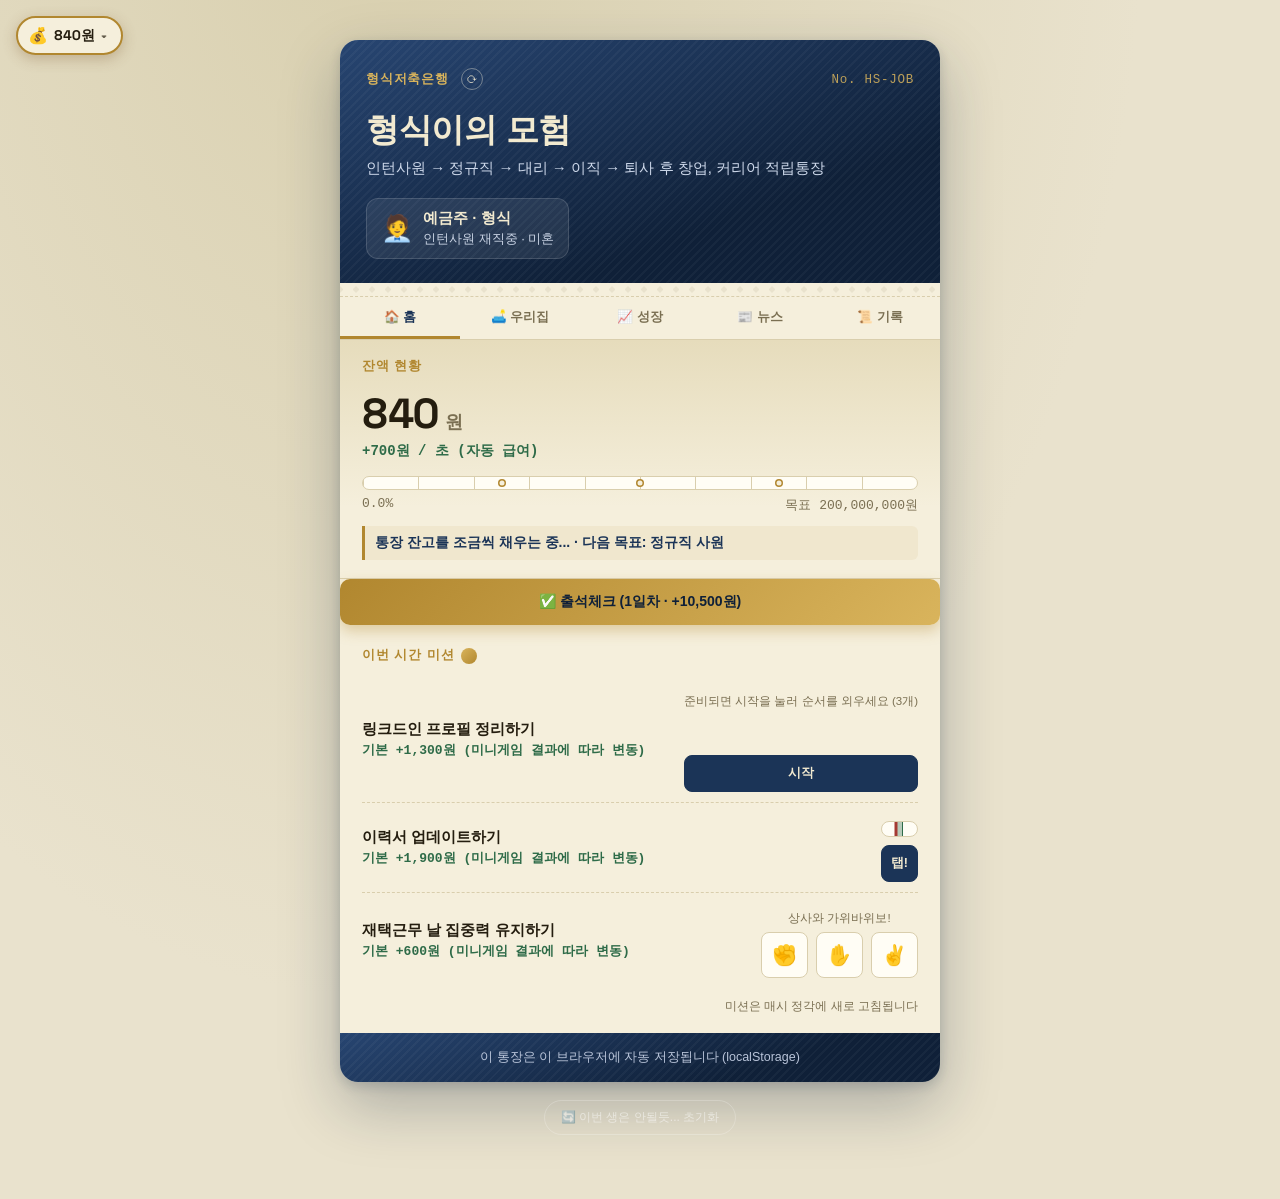
<file: career/index.html>
<!DOCTYPE html>
<html lang="ko">
<head>
<meta charset="UTF-8">
<meta name="viewport" content="width=device-width, initial-scale=1.0">
<title>형식이의 모험 — 첫 출근부터 퇴사까지</title>
<link rel="manifest" href="manifest.json">
<meta name="theme-color" content="#0f2038">
<link rel="icon" href="assets/icons/icon-32.png" sizes="32x32">
<link rel="apple-touch-icon" href="assets/icons/icon-180.png">
<link rel="preconnect" href="https://fonts.googleapis.com">
<link rel="preconnect" href="https://fonts.gstatic.com" crossorigin>
<link href="https://fonts.googleapis.com/css2?family=Space+Grotesk:wght@500;700&display=swap" rel="stylesheet">
<style>
  :root{
    color-scheme: light dark;
    --ink-900:#0f2038;
    --ink-700:#1b3457;
    --ink-600:#274571;
    --paper:#f5efdc;
    --paper-line:#d9cead;
    --paper-shadow:#e6dcbc;
    --brass:#b1872f;
    --brass-light:#d9b45c;
    --ink-red:#a53a32;
    --ink-green:#2e6b48;
    --backdrop:#e9e2cd;
    --backdrop-2:#d8cfae;
    --text-on-paper:#241d0f;
    --text-sub:#7a6f52;
    --shadow: 0 24px 60px rgba(15,32,56,.28), 0 4px 12px rgba(15,32,56,.16);
  }
  @media (prefers-color-scheme: dark){
    :root{
      --backdrop:#0a1220;
      --backdrop-2:#050a12;
      --paper:#efe6cc;
      --paper-shadow:#ddd0a3;
      --text-sub:#7a6f52;
      --shadow: 0 24px 70px rgba(0,0,0,.6), 0 4px 16px rgba(0,0,0,.4);
    }
  }
  :root[data-theme="dark"]{
    --backdrop:#0a1220;
    --backdrop-2:#050a12;
    --paper:#efe6cc;
    --paper-shadow:#ddd0a3;
    --shadow: 0 24px 70px rgba(0,0,0,.6), 0 4px 16px rgba(0,0,0,.4);
  }
  :root[data-theme="light"]{
    --backdrop:#e9e2cd;
    --backdrop-2:#d8cfae;
    --paper:#f5efdc;
    --paper-shadow:#e6dcbc;
    --shadow: 0 24px 60px rgba(15,32,56,.28), 0 4px 12px rgba(15,32,56,.16);
  }

  /* ---- Stage theme colors: accent shifts as the career progresses ---- */
  :root[data-stage="1"]{ --brass:#4a6fa5; --brass-light:#7fa0d1; }
  :root[data-stage="2"]{ --brass:#2e8b6b; --brass-light:#5cbf9a; }
  :root[data-stage="3"]{ --brass:#6b4a9e; --brass-light:#a184c9; }
  :root[data-stage="4"]{ --brass:#c9852f; --brass-light:#e8b563; }
  :root{ transition: color .4s ease; }
  .book, .stage-stamp, .ledger-head, .gauge-fill, .lotto-btn{ transition: background .5s ease, border-color .5s ease, color .5s ease; }

  *{ box-sizing:border-box; }
  html,body{ margin:0; padding:0; }
  body{
    font-family:"Apple SD Gothic Neo","Malgun Gothic","Noto Sans KR",sans-serif;
    background:
      radial-gradient(ellipse at 30% -10%, var(--backdrop-2), transparent 60%),
      var(--backdrop);
    color:var(--text-on-paper);
    min-height:100vh;
    display:flex;
    flex-direction:column;
    align-items:center;
    padding:40px 16px 64px;
    touch-action:manipulation;
  }
  button{ touch-action:manipulation; transition:transform .1s ease; }
  button:active{ transform:scale(.94); }
  .mono{ font-family:"Space Grotesk", ui-monospace, "SFMono-Regular", Consolas, "Noto Sans Mono", monospace; font-variant-numeric: tabular-nums; }

  .book{
    width:100%; max-width:460px;
    border-radius:18px;
    overflow:hidden;
    box-shadow: var(--shadow);
    background:var(--paper);
  }

  /* ---- Cover ---- */
  .cover{
    position:relative;
    background:
      repeating-linear-gradient(135deg, rgba(255,255,255,.035) 0 2px, transparent 2px 6px),
      linear-gradient(160deg, var(--ink-600), var(--ink-900) 70%);
    color:#f2ead0;
    padding:28px 26px 24px;
  }
  .cover-top{
    display:flex; justify-content:space-between; align-items:baseline;
    font-size:11px; letter-spacing:.06em; color:var(--brass-light); margin-bottom:18px;
  }
  .bank-mark{ font-weight:700; }
  .passbook-no{ font-family: ui-monospace, Consolas, monospace; opacity:.85; }
  .refresh-btn{
    display:inline-flex; align-items:center; justify-content:center;
    width:22px; height:22px; border-radius:50%; margin-left:8px;
    background:none; border:1px solid rgba(245,239,220,.4); color:#f2ead0;
    font-size:12px; line-height:1; cursor:pointer; padding:0;
  }
  .refresh-btn:hover{ background:rgba(245,239,220,.15); }
  .refresh-btn:active{ transform:scale(.9); }
  .refresh-btn.spinning{ animation:spin .6s linear; }
  @keyframes spin{ to{ transform:rotate(360deg); } }
  @media (prefers-reduced-motion: reduce){ .refresh-btn.spinning{ animation:none; } }
  .title{
    margin:0 0 6px; font-size:28px; font-weight:800; letter-spacing:-.01em; text-wrap:balance;
  }
  .subtitle{ margin:0 0 20px; font-size:13px; color:#cdd8ea; }
  .holder-row{ display:flex; }
  .holder{
    display:flex; align-items:center; gap:10px;
    background:rgba(255,255,255,.08); border:1px solid rgba(255,255,255,.14);
    border-radius:12px; padding:10px 14px;
  }
  .holder-avatar{ font-size:26px; }
  .holder-name{ font-weight:700; font-size:13px; }
  .holder-sub{ font-size:11.5px; color:#c9d3e4; margin-top:2px; }

  .perforation{
    height:14px;
    background:var(--paper);
    background-image: radial-gradient(circle, var(--backdrop) 2.6px, transparent 2.7px);
    background-size: 16px 14px;
    background-position: 8px center;
    border-bottom:1px dashed var(--paper-line);
  }

  /* ---- Ledger sections ---- */
  .ledger{
    padding:18px 22px;
    border-bottom:1px solid var(--paper-line);
  }
  .ledger:last-of-type{ border-bottom:none; }
  .ledger-head{
    font-size:11px; font-weight:700; letter-spacing:.08em; color:var(--brass);
    text-transform:uppercase; margin-bottom:12px;
  }

  .balance-ledger{ background:linear-gradient(180deg, var(--paper-shadow), var(--paper) 70%); }
  .balance-row{ display:flex; align-items:baseline; gap:6px; }
  .balance-figure{ font-size:34px; font-weight:700; letter-spacing:-.01em; display:inline-block; }
  @keyframes pulseGain{
    0%{ transform:scale(1); text-shadow:none; }
    35%{ transform:scale(1.1); color:var(--ink-green); text-shadow:0 0 14px rgba(46,107,72,.55); }
    100%{ transform:scale(1); text-shadow:none; }
  }
  @keyframes pulseSpend{
    0%{ transform:scale(1); }
    35%{ transform:scale(.95); color:var(--ink-red); }
    100%{ transform:scale(1); }
  }
  .balance-figure.pulse-gain{ animation:pulseGain .55s ease; }
  .balance-figure.pulse-spend{ animation:pulseSpend .4s ease; }
  @media (prefers-reduced-motion: reduce){ .balance-figure.pulse-gain, .balance-figure.pulse-spend{ animation:none; } }
  .won{ font-size:16px; color:var(--text-sub); font-weight:600; }
  .income-row{ font-size:12px; color:var(--ink-green); font-weight:600; margin-top:2px; font-family: ui-monospace, Consolas, monospace; }

  .gauge{ margin-top:16px; }
  .gauge-track{
    position:relative; height:14px; border-radius:8px;
    background:repeating-linear-gradient(90deg, var(--paper-line) 0 1px, transparent 1px 10%);
    background-color:#fffdf5; border:1px solid var(--paper-line);
    overflow:hidden;
  }
  .gauge-fill{
    position:relative; height:100%; width:0%;
    background:linear-gradient(90deg, var(--brass), var(--brass-light));
    transition:width .5s ease, background .5s ease;
  }
  .gauge-fill::after{
    content:""; position:absolute; top:0; left:-40%; width:40%; height:100%;
    background:linear-gradient(90deg, transparent, rgba(255,255,255,.65), transparent);
    animation: gaugeShimmer 2.4s ease-in-out infinite;
  }
  @keyframes gaugeShimmer{ 0%{ left:-40%; } 100%{ left:110%; } }
  @media (prefers-reduced-motion: reduce){ .gauge-fill::after{ animation:none; } }
  .gauge-milestone{
    position:absolute; top:50%; width:5px; height:5px; border-radius:50%;
    background:var(--paper); transform:translate(-50%,-50%); z-index:2;
    box-shadow:0 0 0 1.5px var(--brass);
  }
  .gauge-labels{
    display:flex; justify-content:space-between; font-size:11px; color:var(--text-sub);
    margin-top:6px; font-family: ui-monospace, Consolas, monospace;
  }
  .stage-stamp{
    margin-top:12px; font-size:12.5px; font-weight:700; color:var(--ink-700);
    padding:8px 10px; border-left:3px solid var(--brass); background:rgba(177,135,47,.08);
    border-radius:0 6px 6px 0;
  }

  .offline-btn{
    width:100%; padding:14px; margin-bottom:4px; border-radius:10px; border:none;
    background:linear-gradient(135deg, var(--brass), var(--brass-light)); color:var(--ink-900);
    font-weight:800; font-size:14px; cursor:pointer; font-family:inherit;
    box-shadow:0 6px 14px rgba(177,135,47,.35);
  }
  .offline-btn:active{ transform:scale(.98); }

  /* ---- Tabs ---- */
  .tab-bar{
    position:sticky; top:0; z-index:20; display:flex;
    background:var(--paper); border-bottom:1px solid var(--paper-line);
  }
  .tab-btn{
    flex:1; padding:12px 4px 10px; border:none; background:none; cursor:pointer;
    font-family:inherit; font-size:12.5px; font-weight:700; color:var(--text-sub);
    border-bottom:3px solid transparent;
  }
  .tab-btn.active{ color:var(--ink-700); border-bottom-color:var(--brass); }
  .tab-panel{ display:none; }
  .tab-panel.active{ display:block; animation: tabFadeIn .28s ease; }
  @keyframes tabFadeIn{ from{ opacity:0; transform:translateY(6px); } to{ opacity:1; transform:translateY(0); } }
  @media (prefers-reduced-motion: reduce){ .tab-panel.active{ animation:none; } }

  /* ---- Mini room ---- */
  .room-box{
    position:relative; height:290px; border-radius:10px; overflow:hidden;
    border:1px solid var(--paper-line); transition:background 1s ease;
  }
  .room-box.tod-day{ background:linear-gradient(180deg, #bfe4ee 0%, #d8ecdf 55%, #d8ecdf 68%, #b9d9c4 68%, #b9d9c4 100%); }
  .room-box.tod-evening{ background:linear-gradient(180deg, #f2b98a 0%, #e8ceac 55%, #d9c9a3 68%, #b09a72 68%, #b09a72 100%); }
  .room-box.tod-night{
    background:linear-gradient(180deg, #101a30 0%, #16233d 55%, #182338 68%, #10182a 68%, #10182a 100%);
    background-image:
      radial-gradient(1.5px 1.5px at 12% 15%, #fff, transparent),
      radial-gradient(1.5px 1.5px at 30% 8%, #fff, transparent),
      radial-gradient(1px 1px at 50% 20%, #fff, transparent),
      radial-gradient(1.5px 1.5px at 68% 10%, #fff, transparent),
      radial-gradient(1px 1px at 85% 18%, #fff, transparent),
      linear-gradient(180deg, #101a30 0%, #16233d 55%, #182338 68%, #10182a 68%, #10182a 100%);
  }
  .room-window{
    position:absolute; top:4%; left:40%; width:60px; height:44px;
    border-radius:6px; border:4px solid #7a5a35; background:inherit; z-index:1;
    box-shadow:0 2px 6px rgba(0,0,0,.25);
  }
  .room-window::before, .room-window::after{
    content:""; position:absolute; background:#7a5a35;
  }
  .room-window::before{ left:50%; top:-4px; bottom:-4px; width:3px; transform:translateX(-50%); }
  .room-window::after{ top:50%; left:-4px; right:-4px; height:3px; transform:translateY(-50%); }
  .room-caption{ margin-top:8px; font-size:11.5px; color:var(--text-sub); text-align:center; }
  .furniture-piece{
    position:absolute; display:flex; flex-direction:column; align-items:center; gap:1px;
    filter:drop-shadow(0 2px 3px rgba(0,0,0,.2)); cursor:grab; touch-action:none; z-index:2;
    transform-origin:top left; user-select:none;
  }
  .furniture-piece.dragging{ cursor:grabbing; opacity:.85; z-index:5; filter:none; will-change:transform; }
  .furniture-piece svg, .furniture-piece img{
    display:block; pointer-events:none; width:100%; height:auto; border-radius:4px;
    -webkit-user-drag:none; user-select:none;
  }
  .furn-resize-handle{
    position:absolute; right:-6px; bottom:-6px; width:14px; height:14px; border-radius:50%;
    background:var(--brass); border:2px solid #fff; cursor:nwse-resize; touch-action:none;
  }
  .avatar{ position:absolute; bottom:8px; display:flex; flex-direction:column; align-items:center; }
  .avatar-head{ width:20px; height:20px; border-radius:50%; background:#f0c9a0; z-index:2; }
  .avatar-body{ width:28px; height:32px; border-radius:9px 9px 4px 4px; margin-top:-4px; }
  .avatar-player .avatar-body{ background:var(--ink-700); }
  .avatar-spouse .avatar-head{ position:relative; }
  .avatar-spouse .avatar-head::before{
    content:""; position:absolute; top:-5px; left:-3px; right:-3px; height:12px;
    background:#4a3324; border-radius:10px 10px 0 0;
  }
  .avatar-spouse .avatar-body{ background:var(--ink-red); border-radius:9px 9px 14px 14px; }
  .avatar-baby{ transform:scale(.6); bottom:6px; }
  .avatar-baby .avatar-body{ background:var(--brass); }
  .avatar-name{ font-size:9px; font-weight:700; color:var(--ink-900); margin-top:2px; background:rgba(255,255,255,.7); padding:0 4px; border-radius:4px; }

  .furn-item{ display:flex; align-items:center; gap:8px; padding:8px 0; border-bottom:1px dashed var(--paper-line); }
  .furn-item > div{ flex:1; min-width:0; }
  .furn-effect{ display:block; font-size:10.5px; color:var(--text-sub); margin-top:1px; }
  .furn-item:last-child{ border-bottom:none; }
  .furn-name{ font-size:13px; font-weight:700; }
  .furn-price{ font-size:11px; color:var(--text-sub); font-family: ui-monospace, Consolas, monospace; }

  .sync-desc{ font-size:12px; color:var(--text-sub); margin:0 0 8px; }
  .sync-btns{ display:flex; gap:8px; margin-top:8px; }
  .sync-btns .buy-btn{ flex:1; padding:9px; }
  .sync-new-btn{
    display:block; margin:10px auto 0; padding:8px 16px; border-radius:20px; cursor:pointer;
    background:none; color:var(--text-sub); border:1px solid var(--paper-line); font-family:inherit; font-size:12px;
  }
  .sync-status{ font-size:11.5px; color:var(--text-sub); margin-top:8px; text-align:center; min-height:1.4em; }

  .name-input{
    width:100%; padding:11px 12px; margin-top:8px; border-radius:8px; border:1px solid var(--paper-line);
    background:#fffdf5; color:var(--text-on-paper); font-family:inherit; font-size:14px; text-align:center;
  }

  .choice-btn{
    display:block; width:100%; margin-top:10px; padding:13px; border-radius:9px;
    border:1px solid var(--ink-700); background:var(--ink-700); color:#f2ead0;
    font-weight:700; font-size:13.5px; cursor:pointer; font-family:inherit;
  }
  .choice-btn.secondary{ background:transparent; color:var(--ink-700); }

  /* ---- Daily missions ---- */
  .mission-item{
    display:flex; align-items:center; justify-content:space-between; gap:10px;
    padding:10px 0; border-bottom:1px dashed var(--paper-line);
  }
  .mission-item:last-child{ border-bottom:none; }
  .mission-body{ min-width:0; }
  .mission-text{ font-size:13px; font-weight:700; }
  .mission-text.done{ text-decoration:line-through; color:var(--text-sub); }
  .mission-reward{ font-size:11.5px; color:var(--ink-green); font-weight:700; font-family: ui-monospace, Consolas, monospace; margin-top:2px; }
  .mission-btn{
    flex:0 0 auto; padding:8px 14px; border-radius:8px; border:1px solid var(--ink-700);
    background:var(--ink-700); color:#f2ead0; font-weight:700; font-size:12px; cursor:pointer;
    font-family:inherit; white-space:nowrap;
  }
  .mission-btn:disabled{ background:transparent; color:var(--text-sub); border-color:var(--paper-line); cursor:not-allowed; }
  .mission-reset-note{ font-size:10.5px; color:var(--text-sub); margin-top:10px; text-align:right; }
  .streak-badge{
    font-size:11px; font-weight:700; color:var(--ink-900); text-transform:none; letter-spacing:0;
    background:linear-gradient(135deg, var(--brass-light), var(--brass)); padding:2px 8px; border-radius:10px;
    margin-left:6px; vertical-align:middle;
  }

  .mg-wrap{ margin-top:8px; }
  .mg-hint{ font-size:11.5px; color:var(--text-sub); margin-bottom:6px; text-align:center; }
  .mg-play-btn{
    width:100%; padding:9px; border-radius:8px; border:1px solid var(--ink-700);
    background:var(--ink-700); color:#f2ead0; font-weight:700; font-size:12.5px; cursor:pointer; font-family:inherit;
  }
  .mg-timing-track{
    position:relative; height:16px; border-radius:8px; margin-bottom:8px;
    background:#fffdf5; border:1px solid var(--paper-line); overflow:hidden;
  }
  .mg-timing-target{
    position:absolute; left:39%; width:22%; height:100%;
    background:rgba(46,107,72,.35); border-left:1px solid var(--ink-green); border-right:1px solid var(--ink-green);
  }
  .mg-timing-marker{
    position:absolute; top:-2px; width:3px; height:20px; background:var(--ink-red);
    transform:translateX(-50%);
  }
  .mg-rps-row{ display:flex; gap:8px; }
  .mg-rps-btn{
    flex:1; padding:10px; border-radius:8px; border:1px solid var(--paper-line);
    background:#fffdf5; font-size:20px; cursor:pointer;
  }
  .mg-memory-display{ text-align:center; font-size:28px; min-height:40px; display:flex; align-items:center; justify-content:center; }
  .mg-memory-row{ display:flex; gap:8px; justify-content:center; flex-wrap:wrap; }
  .mg-memory-btn{
    padding:8px 14px; border-radius:8px; border:1px solid var(--paper-line);
    background:#fffdf5; font-size:20px; cursor:pointer;
  }
  .mg-memory-btn:disabled{ opacity:.35; cursor:not-allowed; }

  /* ---- Stock insert ---- */
  .insert-card{ background:repeating-linear-gradient(0deg, rgba(177,135,47,.05) 0 1px, transparent 1px 26px); }
  .stock-hint{ font-size:11px; color:var(--text-sub); margin-bottom:10px; }
  .stock-summary{
    background:#fffdf5; border:1px solid var(--paper-line); border-radius:10px;
    padding:10px 12px; margin-bottom:8px; display:flex; flex-direction:column; gap:5px;
  }
  .stock-summary-row{ display:flex; justify-content:space-between; align-items:center; font-size:12px; color:var(--text-sub); }
  .stock-summary-row .mono{ font-weight:700; font-family: ui-monospace, Consolas, monospace; color:var(--text-on-paper); }
  .stock-summary-row .mono.gain{ color:var(--ink-green); }
  .stock-summary-row .mono.loss{ color:var(--ink-red); }
  .sell-all-btn{
    width:100%; padding:12px; border-radius:10px; border:none; margin-bottom:10px;
    background:linear-gradient(135deg, #c24b41, var(--ink-red));
    color:#fff8ec; font-weight:800; font-size:13.5px; cursor:pointer; font-family:inherit;
    box-shadow:0 4px 12px rgba(165,58,50,.32); letter-spacing:.2px;
    transition:transform .12s ease, box-shadow .12s ease, opacity .12s ease;
  }
  .sell-all-btn:hover:not(:disabled){ transform:translateY(-1px); box-shadow:0 6px 16px rgba(165,58,50,.4); }
  .sell-all-btn:active:not(:disabled){ transform:translateY(0); box-shadow:0 2px 6px rgba(165,58,50,.3); }
  .sell-all-btn:disabled{
    background:#e3ddc8; color:#a89f89; box-shadow:none; cursor:not-allowed;
  }
  .stock-ov-row{
    display:flex; align-items:center; gap:10px; padding:8px 0; border-bottom:1px dashed var(--paper-line);
  }
  .stock-ov-row:last-child{ border-bottom:none; }
  .stock-star-btn{
    flex:0 0 auto; width:28px; height:28px; border-radius:50%; border:1px solid var(--paper-line);
    background:#fffdf5; font-size:14px; cursor:pointer; display:flex; align-items:center; justify-content:center;
    padding:0; opacity:.5;
  }
  .stock-star-btn.watched{ opacity:1; background:var(--brass-light); border-color:var(--brass); }
  .stock-ov-info{ flex:1; min-width:0; display:flex; flex-direction:column; gap:2px; }
  .stock-ov-name{ font-size:13px; font-weight:700; }
  .stock-risk-badge{
    display:inline-block; font-size:9px; font-weight:800; padding:1px 6px; border-radius:20px;
    vertical-align:middle; margin-left:2px;
  }
  .stock-risk-badge.risk-low{ background:rgba(46,107,72,.15); color:var(--ink-green); }
  .stock-risk-badge.risk-mid{ background:rgba(177,135,47,.18); color:var(--brass); }
  .stock-risk-badge.risk-high{ background:rgba(165,58,50,.15); color:var(--ink-red); }
  .stock-ov-sub{
    font-size:10.5px; font-weight:600; font-family: ui-monospace, Consolas, monospace;
    white-space:normal; word-break:keep-all; line-height:1.35;
  }
  .stock-ov-sub.gain{ color:var(--ink-green); }
  .stock-ov-sub.loss{ color:var(--ink-red); }
  .stock-ov-price{ font-size:13px; font-weight:700; font-family: ui-monospace, Consolas, monospace; }
  .stock-ov-price.up{ color:var(--ink-green); }
  .stock-ov-price.down{ color:var(--ink-red); }

  .deposit-plan{
    display:flex; align-items:center; justify-content:space-between; gap:10px;
    padding:10px 0; border-bottom:1px dashed var(--paper-line);
  }
  .deposit-plan:last-child{ border-bottom:none; }
  .deposit-plan-name{ font-size:13px; font-weight:700; }
  .deposit-plan-desc{ font-size:11px; color:var(--text-sub); margin-top:1px; }
  .deposit-active .deposit-plan-name{ font-size:14px; }
  .deposit-active .deposit-plan-desc{ margin-top:8px; font-size:12px; }
  .stock-row{ display:flex; justify-content:space-between; align-items:baseline; margin-bottom:12px; flex-wrap:wrap; gap:4px; }
  .stock-price{ font-size:22px; font-weight:700; font-family: ui-monospace, Consolas, monospace; }
  .stock-price.up{ color:var(--ink-green); }
  .stock-price.down{ color:var(--ink-red); }
  .stock-hold{ font-size:11.5px; color:var(--text-sub); font-family: ui-monospace, Consolas, monospace; }
  .stock-limit{ font-size:10.5px; color:var(--text-sub); margin-bottom:10px; font-family: ui-monospace, Consolas, monospace; }

  /* ---- News tab ---- */
  .news-hint{ font-size:11px; color:var(--text-sub); margin-bottom:10px; }
  .news-card{ border:1px solid var(--paper-line); border-radius:10px; padding:12px 14px; background:#fffdf5; }
  .news-badge{
    display:inline-block; font-size:11px; font-weight:800; padding:2px 8px; border-radius:20px;
    margin-bottom:7px; background:rgba(177,135,47,.15); color:var(--brass);
  }
  .news-badge.hit{ background:rgba(46,107,72,.15); color:var(--ink-green); }
  .news-badge.trap{ background:rgba(165,58,50,.15); color:var(--ink-red); }
  .news-badge.noise{ background:rgba(122,111,82,.15); color:var(--text-sub); }
  .news-headline{ font-size:15px; font-weight:800; color:var(--text-on-paper); line-height:1.4; }
  .news-sub{ font-size:11.5px; color:var(--text-sub); margin-top:6px; }
  .news-feed-empty{ font-size:12px; color:var(--text-sub); text-align:center; padding:10px 0; }
  .news-feed-item{
    display:flex; align-items:flex-start; gap:8px; padding:8px 0; border-bottom:1px dashed var(--paper-line);
    font-size:12px;
  }
  .news-feed-item:last-child{ border-bottom:none; }
  .news-feed-icon{ flex:0 0 auto; font-size:15px; }
  .news-feed-text{ flex:1; color:var(--text-sub); line-height:1.4; }
  .news-feed-text b{ color:var(--text-on-paper); }
  .stock-pl{ font-size:12px; font-weight:600; color:var(--text-sub); margin:0 0 12px; font-family: ui-monospace, Consolas, monospace; }
  .stock-pl.gain{ color:var(--ink-green); }
  .stock-pl.loss{ color:var(--ink-red); }

  .stock-chart-wrap{ position:relative; margin:2px 0 12px; }
  .stock-chart-wrap canvas{ display:block; width:100%; height:64px; cursor:crosshair; }
  .stock-tooltip{
    position:absolute; top:-4px; left:0; transform:translate(-50%,-100%);
    background:var(--ink-900); color:#f2ead0; font-size:11px; font-weight:600;
    padding:4px 8px; border-radius:6px; white-space:nowrap; pointer-events:none;
    font-family: ui-monospace, Consolas, monospace; opacity:0; transition:opacity .1s ease;
  }
  .stock-tooltip.show{ opacity:1; }
  .stock-btns{ display:flex; gap:8px; }
  .stock-btns + .stock-btns{ margin-top:8px; }
  .stock-btns button{
    flex:1; padding:11px; border-radius:8px; font-weight:700; font-size:12.5px; cursor:pointer;
    border:1px solid transparent; font-family:inherit;
  }
  .stock-buy-btn{ background:var(--ink-green); color:#fff; }
  .stock-buyall-btn{ background:transparent; color:var(--ink-green); border-color:var(--ink-green); }
  .stock-sellhalf-btn{ background:transparent; color:var(--ink-red); border-color:var(--ink-red); opacity:.7; }
  .stock-sell-btn{ background:transparent; color:var(--ink-red); border-color:var(--ink-red); }
  .stock-btns button:disabled{ background:var(--paper-line); color:var(--text-sub); border-color:transparent; cursor:not-allowed; }

  /* ---- Upgrade ledger rows ---- */
  .upg-item{ display:flex; align-items:baseline; gap:8px; padding:9px 0; }
  .upg-name{ font-weight:700; font-size:13px; white-space:nowrap; }
  .upg-lv{ font-size:10.5px; color:var(--brass); font-weight:700; }
  .upg-leader{ flex:1; border-bottom:1px dotted var(--paper-line); min-width:12px; transform:translateY(-4px); }
  .upg-desc{ display:block; font-size:10.5px; color:var(--text-sub); margin-top:1px; }
  .upg-right{ display:flex; flex-direction:column; align-items:flex-end; gap:2px; }
  .buy-btn{
    padding:7px 11px; border:1px solid var(--ink-700); border-radius:7px; background:var(--ink-700); color:#f2ead0;
    font-weight:700; font-size:11.5px; cursor:pointer; white-space:nowrap; font-family: ui-monospace, Consolas, monospace;
  }
  .buy-btn:disabled{ background:transparent; color:var(--text-sub); border-color:var(--paper-line); cursor:not-allowed; }
  .upg-row-wrap{ border-bottom:1px solid var(--paper-line); }
  .upg-row-wrap:last-child{ border-bottom:none; }

  /* ---- Transaction log ---- */
  .log-item{
    display:flex; gap:8px; align-items:flex-start; font-size:12px; padding:6px 0 6px 10px;
    border-left:3px solid var(--paper-line); border-bottom:1px dashed var(--paper-line);
  }
  .log-item:last-child{ border-bottom:none; }
  .log-item.gain{ border-left-color:var(--ink-green); }
  .log-item.loss{ border-left-color:var(--ink-red); }
  .log-item.event{ border-left-color:var(--brass); }

  .cover-back{ padding:16px 22px; text-align:center; }
  .back-note{ margin:0; font-size:11px; color:#b9c4d9; }

  /* ---- Ending modal ---- */
  .modal-bg{
    position:fixed; inset:0; background:rgba(10,18,32,.7); display:none;
    align-items:center; justify-content:center; z-index:50; padding:20px;
  }
  .modal-bg.show{ display:flex; }
  .deed{
    position:relative; background:var(--paper); border:1px solid var(--paper-line);
    border-radius:14px; padding:40px 32px 32px; max-width:380px; text-align:center;
    box-shadow:0 30px 70px rgba(0,0,0,.5); overflow:hidden;
  }
  .seal{
    width:104px; height:104px; margin:0 auto 18px; border-radius:50%;
    border:3px solid var(--ink-red); color:var(--ink-red);
    display:flex; align-items:center; justify-content:center;
    font-size:26px; font-weight:800; letter-spacing:.05em;
    transform:rotate(-11deg); mix-blend-mode:multiply;
    box-shadow: inset 0 0 0 3px rgba(165,58,50,.25);
  }
  .deed h2{ margin:0 0 10px; font-size:21px; color:var(--ink-900); }
  .deed p{ font-size:13px; color:var(--text-sub); line-height:1.6; margin:0 0 6px; }
  .deed button{
    margin-top:18px; padding:12px 22px; border:none; border-radius:9px;
    background:var(--ink-700); color:#f2ead0; font-weight:700; cursor:pointer; font-size:13.5px;
    font-family:inherit;
  }
  .deed button:focus-visible, .buy-btn:focus-visible, .mission-btn:focus-visible,
  .stock-btns button:focus-visible{ outline:2px solid var(--brass); outline-offset:2px; }

  .reset-wrap{ text-align:center; margin-top:18px; }
  .reset-btn{
    background:none; border:1px solid rgba(255,255,255,.22); color:rgba(255,255,255,.5);
    font-size:12px; padding:8px 16px; border-radius:20px; cursor:pointer; font-family:inherit;
  }
  .reset-btn:hover{ color:#fff; border-color:rgba(255,255,255,.5); }
  .reset-btn:active{ transform:scale(.97); }

  .asset-pill{
    position:fixed; top:16px; left:16px; z-index:60;
    display:flex; align-items:center; gap:6px;
    background:var(--paper); border:2px solid var(--brass);
    border-radius:20px; padding:8px 14px 8px 10px;
    box-shadow: 0 4px 14px rgba(120,80,40,.3);
    font-weight:800; font-size:14px; color:var(--text-on-paper);
    max-width:44vw; cursor:pointer; user-select:none;
  }
  .asset-pill-icon{ font-size:16px; line-height:1; flex-shrink:0; }
  #assetPillAmount{ overflow:hidden; text-overflow:ellipsis; white-space:nowrap; }
  .asset-pill-caret{ font-size:11px; opacity:.7; transition:transform .2s ease; flex-shrink:0; }
  .asset-pill.open .asset-pill-caret{ transform:rotate(180deg); }
  @media (max-width:420px){ .asset-pill{ top:10px; left:10px; padding:6px 12px 6px 8px; font-size:12px; }
    .asset-pill-icon{ font-size:14px; } }

  .asset-panel{
    position:fixed; top:66px; left:16px; z-index:59;
    background:var(--paper); border:2px solid var(--brass); border-radius:14px;
    padding:10px 14px; box-shadow:0 10px 26px rgba(120,80,40,.28);
    min-width:230px; display:none; font-size:12.5px;
  }
  .asset-panel.show{ display:block; }
  .asset-panel-row{ display:flex; justify-content:space-between; gap:12px; padding:4px 0; color:var(--text-sub); }
  .asset-panel-total{
    border-top:1px dashed var(--paper-line); margin-top:4px; padding-top:7px;
    font-weight:800; color:var(--brass);
  }
  @media (max-width:420px){ .asset-panel{ top:52px; left:10px; min-width:200px; font-size:11.5px; } }

  /* ---- Toast ---- */
  .toast{
    position:fixed; top:18px; left:50%; transform:translateX(-50%) translateY(-12px);
    max-width:min(420px, calc(100vw - 32px));
    display:flex; align-items:center; gap:8px;
    padding:12px 16px; border-radius:10px; z-index:80;
    font-size:13px; font-weight:700; color:#fff;
    box-shadow:0 12px 30px rgba(0,0,0,.35);
    opacity:0; pointer-events:none; transition:opacity .25s ease, transform .25s ease;
  }
  .toast.show{ opacity:1; transform:translateX(-50%) translateY(0); }
  .toast.warn{ background:linear-gradient(135deg,#a53a32,#7d2b25); }
  .toast.gain{ background:linear-gradient(135deg,#2e6b48,#1f4d34); }
  .toast.move{ background:linear-gradient(135deg,var(--brass),#8f6a1f); color:var(--ink-900); }
  @media (prefers-reduced-motion: reduce){ .toast{ transition:opacity .01s linear; } }

  /* ---- Lotto ---- */
  .lotto-btn{
    width:100%; padding:14px; border-radius:10px; border:2px dashed var(--brass);
    background:repeating-linear-gradient(135deg, rgba(177,135,47,.08) 0 8px, rgba(177,135,47,.03) 8px 16px);
    color:var(--ink-900); font-weight:800; font-size:14px; cursor:pointer; font-family:inherit;
  }
  .lotto-btn:disabled{ opacity:.45; cursor:not-allowed; }
  .lotto-btn:active{ transform:scale(.98); }
  .lotto-result{
    margin-top:10px; font-size:12.5px; font-weight:600; text-align:center; color:var(--text-sub);
    min-height:1.4em;
  }
  .lotto-result.win{ color:var(--ink-green); font-weight:800; }
  .lotto-odds{ margin-top:8px; font-size:10px; color:var(--text-sub); text-align:center; line-height:1.6; }
  .auto-toggle{
    display:flex; align-items:center; gap:8px; margin-top:10px; font-size:11.5px;
    color:var(--text-sub); cursor:pointer; user-select:none;
  }
  .auto-toggle input{ position:absolute; opacity:0; width:0; height:0; }
  .auto-toggle-switch{
    position:relative; flex:0 0 auto; width:34px; height:19px; border-radius:10px;
    background:var(--paper-line); transition:background .2s ease;
  }
  .auto-toggle-switch::before{
    content:""; position:absolute; top:2px; left:2px; width:15px; height:15px; border-radius:50%;
    background:#fff; box-shadow:0 1px 3px rgba(0,0,0,.3); transition:transform .2s ease;
  }
  .auto-toggle input:checked + .auto-toggle-switch{ background:var(--brass); }
  .auto-toggle input:checked + .auto-toggle-switch::before{ transform:translateX(15px); }

  /* ---- Readability boost: bigger card, bigger text ---- */
  .book{ max-width:520px; }
  @media (min-width:760px){ .book{ max-width:600px; } }
  .cover-top{ font-size:12.5px; }
  .title{ font-size:33px; }
  .subtitle{ font-size:15px; }
  .holder-name{ font-size:15px; }
  .holder-sub{ font-size:13px; }
  .ledger-head{ font-size:12.5px; }
  .balance-figure{ font-size:42px; }
  .won{ font-size:18px; }
  .income-row{ font-size:14px; }
  .gauge-labels{ font-size:13px; }
  .stage-stamp{ font-size:14px; }
  .mission-text{ font-size:15px; }
  .mission-reward{ font-size:13px; }
  .mission-btn{ font-size:13px; }
  .mission-reset-note{ font-size:12px; }
  .stock-price{ font-size:26px; }
  .stock-hold{ font-size:13px; }
  .stock-pl{ font-size:14px; }
  .stock-tooltip{ font-size:12.5px; }
  .upg-name{ font-size:15px; }
  .upg-desc{ font-size:12px; }
  .buy-btn{ font-size:13px; }
  .log-item{ font-size:13.5px; }
  .back-note{ font-size:12.5px; }
  .deed h2{ font-size:24px; }
  .deed p{ font-size:15px; }
  .deed button{ font-size:15px; }
  .toast{ font-size:15px; }
  .lotto-btn{ font-size:16px; }
  .lotto-result{ font-size:14px; }
  .lotto-odds{ font-size:11.5px; }
</style>
</head>
<body>

<div class="toast" id="toast"><span id="toastText"></span></div>

<div class="asset-pill" id="assetPill">
  <span class="asset-pill-icon">💰</span>
  <span class="mono" id="assetPillAmount">0원</span>
  <span class="asset-pill-caret">▾</span>
</div>
<div class="asset-panel" id="assetPanel">
  <div class="asset-panel-row"><span>현금</span><span class="mono" id="apCash">0원</span></div>
  <div id="apHoldings"></div>
  <div class="asset-panel-row asset-panel-total"><span>전량 매도·해지 시 총액</span><span class="mono" id="apTotal">0원</span></div>
</div>

<div class="book">
  <div class="cover">
    <div class="cover-top">
      <span class="bank-mark">형식저축은행 <button class="refresh-btn" id="refreshBtn" title="최신 버전 새로 불러오기" aria-label="최신 버전 새로 불러오기">⟳</button></span>
      <span class="passbook-no mono">No. HS-JOB</span>
    </div>
    <h1 class="title" id="gameTitle">형식이의 모험</h1>
    <p class="subtitle">인턴사원 → 정규직 → 대리 → 이직 → 퇴사 후 창업, 커리어 적립통장</p>
    <div class="holder-row">
      <div class="holder">
        <span class="holder-avatar">🧑‍💼</span>
        <div>
          <div class="holder-name" id="holderName">예금주 · 형식</div>
          <div class="holder-sub" id="statusSub">인턴사원 재직중 · 미혼</div>
        </div>
      </div>
    </div>
  </div>

  <div class="perforation"></div>

  <div class="tab-bar" id="tabBar">
    <button class="tab-btn active" data-tab="home">🏠 홈</button>
    <button class="tab-btn" data-tab="room">🛋️ 우리집</button>
    <button class="tab-btn" data-tab="grow">📈 성장</button>
    <button class="tab-btn" data-tab="news">📰 뉴스</button>
    <button class="tab-btn" data-tab="log">📜 기록</button>
  </div>

  <div class="tab-panel active" data-panel="home">
  <div class="ledger balance-ledger">
    <div class="ledger-head">잔액 현황</div>
    <div class="balance-row">
      <span class="balance-figure mono" id="moneyDisplay">0</span>
      <span class="won">원</span>
    </div>
    <div class="income-row" id="incomeDisplay">+0원 / 초 (자동 급여)</div>

    <div class="gauge">
      <div class="gauge-track">
        <div class="gauge-fill" id="progressFill"></div>
        <div class="gauge-milestone" style="left:25%"></div>
        <div class="gauge-milestone" style="left:50%"></div>
        <div class="gauge-milestone" style="left:75%"></div>
      </div>
      <div class="gauge-labels">
        <span id="progressText">0.0%</span>
        <span>목표 <span id="goalText">1,000,000원</span></span>
      </div>
    </div>
    <div class="stage-stamp" id="stageText">통장 잔고를 조금씩 채우는 중...</div>
  </div>

  <button class="offline-btn" id="checkInBtn" style="display:none;"></button>

  <div class="ledger">
    <div class="ledger-head">이번 시간 미션 <span class="streak-badge" id="streakBadge"></span></div>
    <button class="offline-btn" id="offlineBtn" style="display:none;"></button>
    <div id="missionList"></div>
    <div class="mission-reset-note" id="missionResetNote">미션은 매시 정각에 새로 고침됩니다</div>
  </div>
  </div>

  <div class="tab-panel" data-panel="room">
  <div class="ledger">
    <div class="ledger-head">우리 집</div>
    <div class="room-box" id="roomBox">
      <div class="room-window"></div>
      <div id="furnitureLayer"></div>
      <div class="avatar avatar-player" style="left:14%">
        <div class="avatar-head"></div><div class="avatar-body"></div>
      </div>
      <div class="avatar avatar-spouse" id="spouseAvatar" style="left:54%; display:none">
        <div class="avatar-head"></div><div class="avatar-body"></div>
        <div class="avatar-name" id="spouseNameTag"></div>
      </div>
      <div class="avatar avatar-baby" id="babyAvatar" style="left:35%; display:none">
        <div class="avatar-head"></div><div class="avatar-body"></div>
        <div class="avatar-name" id="babyNameTag"></div>
      </div>
    </div>
    <div class="room-caption" id="roomCaption"></div>
    <div class="ledger-head" style="margin-top:16px;">가구 사기</div>
    <div id="furnitureShop"></div>
  </div>
  </div>

  <div class="tab-panel" data-panel="grow">
  <div class="ledger">
    <div class="ledger-head">자기계발 · 커리어 업그레이드</div>
    <div id="upgradeList"></div>
  </div>

  <div class="ledger">
    <div class="ledger-head">재테크 현황 · 전체 종목</div>
    <div class="stock-hint">⭐ 눌러서 관심종목에 담으면 아래에 자세히 나와요</div>
    <div class="stock-summary" id="stockSummary" style="display:none;">
      <div class="stock-summary-row"><span>내 투자금액</span><span class="mono" id="ssInvested">0원</span></div>
      <div class="stock-summary-row"><span>평가금액</span><span class="mono" id="ssValuation">0원</span></div>
      <div class="stock-summary-row"><span>평균 손익</span><span class="mono" id="ssPL">0원 (0%)</span></div>
    </div>
    <button class="sell-all-btn" id="sellAllStocksBtn">💰 보유 종목 전량 매도</button>
    <div id="stockOverview"></div>
  </div>

  <div id="stockDetails"></div>

  <div class="ledger">
    <div class="ledger-head">적금 · 안전자산</div>
    <div id="depositContent"></div>
  </div>

  <div class="ledger">
    <div class="ledger-head">복권방 · 인생 한 방</div>
    <button class="lotto-btn" id="lottoBtn">🎟️ 로또 한 장 사기 (1,000원)</button>
    <label class="auto-toggle">
      <input type="checkbox" id="lottoAutoToggle">
      <span class="auto-toggle-switch"></span>
      자동구매 (쿨다운마다 자동으로 삼)
    </label>
    <div class="lotto-result" id="lottoResult">긁지 않은 복권...</div>
    <div class="lotto-odds">1등 20억원 (1/1,000,000) · 2등 3천만원 (1/100,000) · 3등 150만원 (1/5,000) · 4등 5만원 (1/300) · 5등 5천원 (1/20)</div>
  </div>
  </div>

  <div class="tab-panel" data-panel="news">
  <div class="ledger">
    <div class="ledger-head">📰 속보</div>
    <div class="news-hint">투자 힌트일 수도, 낚시성 잡담일 수도 있어요 · 15분마다 새 소식</div>
    <div id="newsCurrent"></div>
  </div>

  <div class="ledger">
    <div class="ledger-head">지난 소식</div>
    <div id="newsFeed" class="news-feed-empty">아직 지난 소식이 없어요</div>
  </div>
  </div>

  <div class="tab-panel" data-panel="log">
  <div class="ledger">
    <div class="ledger-head">휴대폰 ↔ PC 동기화</div>
    <p class="sync-desc">코드를 만들어서 다른 기기에 똑같이 입력하면 진행 상황이 넘어가요.</p>
    <input type="text" id="syncCodeInput" class="name-input" maxlength="6" placeholder="6자리 코드">
    <div class="sync-btns">
      <button class="buy-btn" id="syncPushBtn">이 코드로 저장</button>
      <button class="buy-btn" id="syncPullBtn">이 코드로 불러오기</button>
    </div>
    <button class="sync-new-btn" id="syncNewCodeBtn">🎲 새 코드 만들기</button>
    <div class="sync-status" id="syncStatus"></div>
  </div>

  <div class="ledger">
    <div class="ledger-head">거래내역</div>
    <div id="logList"></div>
  </div>
  </div>

  <div class="cover cover-back">
    <p class="back-note">이 통장은 이 브라우저에 자동 저장됩니다 (localStorage)</p>
  </div>
</div>

<div class="reset-wrap">
  <button class="reset-btn" id="resetBtn">🔄 이번 생은 안될듯... 초기화</button>
</div>

<div class="modal-bg" id="endingModal">
  <div class="deed">
    <div class="seal" id="modalSeal">승진</div>
    <h2 id="modalTitle">승진 완료!</h2>
    <p id="modalDesc1"></p>
    <p id="modalDesc2"></p>
    <button id="continueBtn">계속하기</button>
  </div>
</div>

<div class="modal-bg" id="nameModal">
  <div class="deed">
    <div class="seal" id="nameSeal">😊</div>
    <h2 id="nameTitle">이름을 지어주세요</h2>
    <p id="nameDesc"></p>
    <input type="text" id="nameInput" class="name-input" maxlength="8">
    <button id="nameConfirmBtn">확인</button>
  </div>
</div>

<div class="modal-bg" id="choiceModal">
  <div class="deed">
    <div class="seal" id="choiceSeal">🎲</div>
    <h2 id="choiceTitle"></h2>
    <p id="choiceDesc"></p>
    <button id="choiceBtnA" class="choice-btn"></button>
    <button id="choiceBtnB" class="choice-btn secondary"></button>
  </div>
</div>

<script>
(function(){
  "use strict";

  const SAVE_KEY = "hyeongsik_adventure_career_v1";

  const state = {
    money: 0,
    cpsBase: 700,
    cpsMult: 1,
    stocks: {
      formsik: { name:"형식전자",     price:10000, shares:0, avgPrice:0, dir:1, history:[], historyFlags:[], volatility:5.5, tradeCooldownUntil:0, watched:true },
      anjeong: { name:"경태건설",     price:10000, shares:0, avgPrice:0, dir:1, history:[], historyFlags:[], volatility:2,   tradeCooldownUntil:0, watched:true },
      japju:   { name:"성주바이오",   price:10000, shares:0, avgPrice:0, dir:1, history:[], historyFlags:[], volatility:12,  tradeCooldownUntil:0, watched:true },
      hanbit:  { name:"한빛전력",     price:10000, shares:0, avgPrice:0, dir:1, history:[], historyFlags:[], volatility:1.5, tradeCooldownUntil:0, watched:false },
      taebong: { name:"태봉물산",     price:10000, shares:0, avgPrice:0, dir:1, history:[], historyFlags:[], volatility:6,   tradeCooldownUntil:0, watched:false },
      gangdong:{ name:"강동식품",     price:10000, shares:0, avgPrice:0, dir:1, history:[], historyFlags:[], volatility:2.5, tradeCooldownUntil:0, watched:false },
      mirae:   { name:"미래로보틱스", price:10000, shares:0, avgPrice:0, dir:1, history:[], historyFlags:[], volatility:9,   tradeCooldownUntil:0, watched:false },
      cheonggye:{ name:"청계금융",    price:10000, shares:0, avgPrice:0, dir:1, history:[], historyFlags:[], volatility:4,   tradeCooldownUntil:0, watched:false },
      dongyang:{ name:"동양조선",     price:10000, shares:0, avgPrice:0, dir:1, history:[], historyFlags:[], volatility:7,   tradeCooldownUntil:0, watched:false },
      byeolbit:{ name:"별빛게임즈",   price:10000, shares:0, avgPrice:0, dir:1, history:[], historyFlags:[], volatility:10,  tradeCooldownUntil:0, watched:false }
    },
    stageIndex: 0,
    currentJob: "인턴사원 재직중 · 미혼",
    postGoal: null,
    upgrades: {
      license:    { name:"자격증 취득",     desc:"자동 수입 +30원/초",          baseCost:150000,  cost:0, level:0, scale:1.50, value:30,  unlock:0, maxLevel:8 },
      networking: { name:"인맥 관리",       desc:"자동 수입 +45원/초",          baseCost:250000,  cost:0, level:0, scale:1.45, value:45,  unlock:0, maxLevel:10 },
      sidejob:    { name:"자기계발 부업",   desc:"자동 수입 +60원/초",          baseCost:360000,  cost:0, level:0, scale:1.50, value:60,  unlock:0, maxLevel:8 },
      reputation: { name:"사내 평판 관리",  desc:"모든 수입 x1.03배",           baseCost:500000,  cost:0, level:0, scale:1.70, value:0.03, isMult:true, unlock:0, maxLevel:6 },
      portfolio:  { name:"포트폴리오 강화", desc:"자동 수입 +75원/초",          baseCost:600000,  cost:0, level:0, scale:1.55, value:75,  unlock:1, maxLevel:9 },
      promotion:  { name:"진급 (대리)",     desc:"자동 수입 +110원/초",         baseCost:1100000, cost:0, level:0, scale:1.60, value:110, unlock:2, maxLevel:8 },
      jobchange:  { name:"이직 성공",       desc:"자동 수입 +150원/초",         baseCost:2250000, cost:0, level:0, scale:1.65, value:150, unlock:3, maxLevel:7 },
      executive:  { name:"임원 승진",       desc:"자동 수입 +200원/초",         baseCost:4000000, cost:0, level:0, scale:1.70, value:200, unlock:4, maxLevel:6 },
      venture:    { name:"사업 확장",       desc:"자동 수입 +400원/초",         baseCost:6000000, cost:0, level:0, scale:1.55, value:400, unlock:5, maxLevel:12 }
    },
    missions: { date:"", items:[] },
    news: { nextAt:0, current:null, feed:[] },
    playerName: "",
    married: false,
    spouseName: "",
    hasChild: false,
    childName: "",
    furniture: {},
    furniturePlacement: {},
    syncCode: "",
    streak: 0,
    lastVisitDate: "",
    lottoAutoBuy: false,
    deposit: null,
    pendingMarriage: false,
    pendingChildbirth: false,
    modalOpen:false,
    lottoCooldownUntil:0,
    lastActiveAt:null
  };

  const FURNITURE = [
    { key:"desk",     name:"책상",       cost:150000,  top:"32%", left:"3%",
      effect:"missionRewardPct", effectValue:0.05, effectDesc:"미션 기본 보상 +5%",
      icon:'<svg viewBox="0 0 48 48"><rect x="4" y="16" width="40" height="7" rx="2" fill="#a9764a"/><rect x="4" y="21" width="40" height="2" fill="#8a5f3a"/><rect x="9" y="23" width="5" height="17" rx="1" fill="#7a5233"/><rect x="34" y="23" width="5" height="17" rx="1" fill="#7a5233"/><rect x="16" y="24" width="12" height="7" rx="1" fill="#c78f5c"/></svg>' },
    { key:"plant",    name:"화분",       cost:80000,   top:"30%", left:"20%",
      effect:"missionFailFloor", effectValue:0.3, effectDesc:"미션 완전 실패해도 최소 30% 보상 보장",
      icon:'<svg viewBox="0 0 48 48"><path d="M14 28 L34 28 L30 42 L18 42 Z" fill="#b97b46"/><rect x="14" y="26" width="20" height="4" rx="1" fill="#a5713f"/><ellipse cx="24" cy="16" rx="12" ry="12" fill="#357a53"/><ellipse cx="15" cy="20" rx="7" ry="7" fill="#48945f"/><ellipse cx="33" cy="20" rx="7" ry="7" fill="#48945f"/><ellipse cx="24" cy="10" rx="7" ry="7" fill="#4aa06a"/></svg>' },
    { key:"tv",       name:"TV",         cost:350000,  top:"32%", left:"37%",
      effect:"stockCooldownSec", effectValue:-5, effectDesc:"주식 거래 쿨다운 5초 감소",
      icon:'<svg viewBox="0 0 48 48"><rect x="3" y="7" width="42" height="25" rx="2" fill="#2b2b2b"/><rect x="8" y="11" width="32" height="17" rx="1" fill="#4a90d9"/><rect x="20" y="33" width="8" height="6" fill="#444"/><rect x="14" y="40" width="20" height="3" rx="1" fill="#333"/></svg>' },
    { key:"sofa",     name:"소파",       cost:250000,  top:"36%", left:"53%",
      effect:"offlineCapHours", effectValue:4, effectDesc:"오프라인 수입 상한 +4시간",
      icon:'<svg viewBox="0 0 48 48"><rect x="2" y="20" width="44" height="16" rx="5" fill="#2f5488"/><rect x="2" y="12" width="44" height="12" rx="5" fill="#254470"/><rect x="0" y="20" width="10" height="18" rx="4" fill="#1e3a63"/><rect x="38" y="20" width="10" height="18" rx="4" fill="#1e3a63"/><rect x="10" y="22" width="12" height="8" rx="2" fill="#3a63a0" opacity=".5"/></svg>' },
    { key:"fridge",   name:"냉장고",     cost:450000,  top:"28%", left:"70%",
      effect:"lossEventPct", effectValue:-0.15, effectDesc:"손실형 랜덤이벤트 금액 15% 감소",
      icon:'<svg viewBox="0 0 48 48"><rect x="10" y="2" width="28" height="44" rx="4" fill="#e4e4e4" stroke="#bbb" stroke-width="1"/><rect x="10" y="2" width="28" height="14" rx="4" fill="#efefef"/><line x1="10" y1="16" x2="38" y2="16" stroke="#bbb" stroke-width="1.5"/><rect x="32" y="5" width="3" height="8" rx="1.5" fill="#999"/><rect x="32" y="20" width="3" height="12" rx="1.5" fill="#999"/></svg>' },
    { key:"bed",      name:"침대",       cost:550000,  top:"34%", left:"86%",
      effect:"streakBonusFlat", effectValue:0.05, effectDesc:"연속 출석 보너스 +5%p",
      icon:'<svg viewBox="0 0 48 48"><rect x="2" y="20" width="44" height="16" rx="3" fill="#b3536b"/><rect x="2" y="20" width="44" height="6" rx="3" fill="#c9647c"/><rect x="4" y="12" width="14" height="12" rx="3" fill="#f5efdc"/><rect x="2" y="34" width="44" height="5" rx="1.5" fill="#8a3b4e"/></svg>' },
    { key:"bookshelf",name:"책장",       cost:280000,  top:"58%", left:"3%",
      effect:"upgradeCostPct", effectValue:-0.03, effectDesc:"커리어 업그레이드 비용 3% 할인",
      icon:'<svg viewBox="0 0 48 48"><rect x="4" y="4" width="40" height="40" rx="2" fill="#8a5f3a"/><rect x="7" y="8" width="6" height="30" fill="#a53a32"/><rect x="15" y="8" width="6" height="30" fill="#2e6b48"/><rect x="23" y="8" width="6" height="30" fill="#274571"/><rect x="31" y="8" width="6" height="30" fill="#b1872f"/></svg>' },
    { key:"lamp",     name:"스탠드 조명", cost:120000, top:"56%", left:"20%",
      effect:"timingTolerance", effectValue:2, effectDesc:"타이밍 미니게임 판정 범위 확대",
      icon:'<svg viewBox="0 0 48 48"><path d="M14 8 L34 8 L30 22 L18 22 Z" fill="#f2ead0"/><rect x="22.5" y="22" width="3" height="18" fill="#7a5233"/><ellipse cx="24" cy="42" rx="12" ry="3" fill="#5c3f22"/><circle cx="24" cy="14" r="3" fill="#ffe9a8"/></svg>' },
    { key:"desktop",  name:"컴퓨터",     cost:400000,  top:"58%", left:"37%",
      effect:"depositRatePct", effectValue:0.02, effectDesc:"적금 이자율 +2%p",
      icon:'<svg viewBox="0 0 48 48"><rect x="4" y="8" width="24" height="18" rx="2" fill="#2b2b2b"/><rect x="7" y="11" width="18" height="12" fill="#4a90d9"/><rect x="13" y="26" width="6" height="4" fill="#444"/><rect x="34" y="6" width="10" height="30" rx="2" fill="#dcdcdc" stroke="#aaa" stroke-width="1"/><circle cx="39" cy="14" r="1.5" fill="#4a90d9"/></svg>' },
    { key:"painting", name:"액자",       cost:200000,  top:"56%", left:"53%",
      effect:"lottoPrizePct", effectValue:0.05, effectDesc:"로또 당첨금 +5%",
      icon:'<svg viewBox="0 0 48 48"><rect x="6" y="6" width="36" height="30" rx="2" fill="#7a5233"/><rect x="10" y="10" width="28" height="22" fill="#cfe3ea"/><path d="M12 30 L20 18 L27 26 L32 16 L36 30 Z" fill="#8fb9a8"/><circle cx="30" cy="15" r="3" fill="#f2d675"/></svg>' },
    { key:"clock",    name:"시계",       cost:180000,  top:"58%", left:"70%",
      effect:"cpsFlat", effectValue:50, effectDesc:"자동 수입 +50원/초",
      icon:'<svg viewBox="0 0 48 48"><circle cx="24" cy="24" r="19" fill="#f5efdc" stroke="#7a5233" stroke-width="3"/><line x1="24" y1="24" x2="24" y2="12" stroke="#241d0f" stroke-width="2.5" stroke-linecap="round"/><line x1="24" y1="24" x2="32" y2="26" stroke="#241d0f" stroke-width="2.5" stroke-linecap="round"/><circle cx="24" cy="24" r="2" fill="#a53a32"/></svg>' },
    { key:"rug",      name:"러그",       cost:100000,  top:"60%", left:"86%",
      effect:"furnitureCostPct", effectValue:-0.05, effectDesc:"다른 가구 구매 비용 5% 할인",
      icon:'<svg viewBox="0 0 48 48"><ellipse cx="24" cy="30" rx="22" ry="12" fill="#a5445a"/><ellipse cx="24" cy="30" rx="16" ry="8" fill="none" stroke="#f2ead0" stroke-width="2"/><ellipse cx="24" cy="30" rx="9" ry="4.5" fill="none" stroke="#f2ead0" stroke-width="2"/></svg>' }
  ];
  const FURNITURE_DEFAULT_SIZE = 40;

  function furnitureEffect(effectKey){
    const f = FURNITURE.find(x => x.effect === effectKey);
    return (f && state.furniture[f.key]) ? f.effectValue : 0;
  }

  Object.values(state.upgrades).forEach(u => u.cost = u.baseCost);
  const defaultUpgrades = JSON.parse(JSON.stringify(state.upgrades));
  const defaultStocks = JSON.parse(JSON.stringify(state.stocks));

  function fmt(n){
    n = Math.floor(n);
    return n.toLocaleString("ko-KR") + "원";
  }

  function pulseMoney(kind){
    const el = document.getElementById("moneyDisplay");
    el.classList.remove("pulse-gain", "pulse-spend");
    void el.offsetWidth;
    el.classList.add(kind === "spend" ? "pulse-spend" : "pulse-gain");
  }

  let toastTimer = null;
  function showToast(msg, type, duration){
    const toast = document.getElementById("toast");
    const text = document.getElementById("toastText");
    text.textContent = msg;
    toast.className = "toast show" + (type ? " " + type : "");
    if(toastTimer) clearTimeout(toastTimer);
    toastTimer = setTimeout(()=>{ toast.classList.remove("show"); }, duration || 3500);
  }

  function log(msg, type){
    const list = document.getElementById("logList");
    const item = document.createElement("div");
    item.className = "log-item" + (type ? " " + type : "");
    item.textContent = msg;
    list.prepend(item);
    while(list.children.length > 8) list.removeChild(list.lastChild);
  }

  const STORY_STAGES = [
    { job:"정규직 사원", goal:200000000,   sub:"정규직 사원 · 인턴 딱지 뗌 · 미혼",
      moveMsg:"드디어 인턴 딱지를 떼고 정규직으로 전환됐다!" },
    { job:"대리",        goal:620000000,   sub:"3년차 대리 · 연애중",
      moveMsg:"대리로 진급했다! 명함이 조금 더 무거워졌다." },
    { job:"과장 (이직)", goal:1500000000,  sub:"이직 성공, 과장 · 기혼",
      moveMsg:"더 좋은 조건으로 이직에 성공! 과장으로 새 출발한다." },
    { job:"차장",        goal:2800000000,  sub:"차장 승진 · 기혼 · 자녀 계획중",
      moveMsg:"차장으로 승진했다. 이제 후배들도 제법 따른다." },
    { job:"퇴사 후 창업", goal:4900000000, sub:"퇴사 후 1인 사업자 · 기혼",
      moveMsg:"드디어 사표를 던지고 내 사업을 시작했다!" }
  ];

  function currentGoal(){
    if(state.stageIndex < STORY_STAGES.length) return STORY_STAGES[state.stageIndex].goal;
    if(state.postGoal == null) state.postGoal = Math.floor(STORY_STAGES[STORY_STAGES.length-1].goal * 1.8);
    return state.postGoal;
  }

  const flavorPhrases = [
    {p:0,    text:"통장 잔고를 조금씩 채우는 중..."},
    {p:0.1,  text:"티끌 모아 태산, 조금씩 쌓이는 중..."},
    {p:0.3,  text:"비상금이 제법 쌓이고 있다..."},
    {p:0.55, text:"다음 단계가 슬슬 보이기 시작한다..."},
    {p:0.8,  text:"거의 다 왔다, 조금만 더!"},
    {p:0.97, text:"이번 목표 달성이 코앞이다!"}
  ];

  function updateStageText(progress){
    let cur = flavorPhrases[0];
    for(const s of flavorPhrases){ if(progress >= s.p) cur = s; }
    const nextJob = state.stageIndex < STORY_STAGES.length ? STORY_STAGES[state.stageIndex].job : "제2의 인생";
    document.getElementById("stageText").textContent = cur.text + " · 다음 목표: " + nextJob;
    document.getElementById("statusSub").textContent = state.currentJob;
  }

  function currentCps(){ return (state.cpsBase + furnitureEffect("cpsFlat")) * state.cpsMult; }

  function netWorth(s){
    let total = s.money;
    Object.values(s.stocks).forEach(st => total += st.shares * st.price);
    if(s.deposit) total += s.deposit.amount;
    return total;
  }

  // Cuts `amount` proportionally across cash, stock holdings and deposit principal
  // (instead of cash alone), so parking cash into assets can't dodge a loss event
  // that was sized against total net worth. Returns the amount actually deducted.
  function deductFromNetWorth(amount){
    const nw = netWorth(state);
    if(nw <= 0 || amount <= 0) return 0;
    const pct = Math.min(1, amount / nw);
    const cashCut = state.money * pct;
    state.money -= cashCut;
    let actualCut = cashCut;
    Object.values(state.stocks).forEach(st => {
      if(st.shares > 0){
        const sellShares = Math.round(st.shares * pct);
        if(sellShares > 0){
          actualCut += sellShares * st.price;
          st.shares -= sellShares;
          if(st.shares <= 0){ st.shares = 0; st.avgPrice = 0; }
        }
      }
    });
    if(state.deposit){
      const cut = state.deposit.amount * pct;
      state.deposit.amount -= cut;
      actualCut += cut;
      if(state.deposit.amount < 1000) state.deposit = null;
    }
    return Math.round(actualCut);
  }

  // ---- Daily missions ----
  const MISSION_POOL = [
    { text:"아침 지각하지 않기",             base:400 },
    { text:"점심값 아끼고 도시락 싸오기",     base:600 },
    { text:"업무 보고서 기한 내 제출하기",    base:1000 },
    { text:"회의에서 아이디어 하나 내기",     base:1100 },
    { text:"야근 없이 칼퇴하기",              base:800 },
    { text:"커피 대신 물 마시기 (절약)",      base:250 },
    { text:"동료 부탁으로 회식 자리 참석하기", base:900 },
    { text:"자기계발 강의 30분 듣기",         base:1100 },
    { text:"상사에게 주간 업무 브리핑하기",   base:1250 },
    { text:"재택근무 날 집중력 유지하기",     base:600 },
    { text:"이력서 업데이트하기",             base:1900 },
    { text:"링크드인 프로필 정리하기",        base:1250 }
  ];

  function todayKey(){
    const d = new Date();
    return d.getFullYear() + "-" + String(d.getMonth()+1).padStart(2,"0") + "-" + String(d.getDate()).padStart(2,"0");
  }

  function currentHourKey(){
    const d = new Date();
    return todayKey() + "-" + String(d.getHours()).padStart(2,"0");
  }

  function shuffle(arr){
    const a = arr.slice();
    for(let i = a.length - 1; i > 0; i--){
      const j = Math.floor(Math.random() * (i+1));
      [a[i], a[j]] = [a[j], a[i]];
    }
    return a;
  }

  const MINIGAME_TYPES = ["timing", "rps", "memory"];

  function streakBonusMult(){
    const s = state.streak || 1;
    let base = 1.0;
    if(s >= 30) base = 1.5;
    else if(s >= 14) base = 1.3;
    else if(s >= 7) base = 1.2;
    else if(s >= 3) base = 1.1;
    return base + furnitureEffect("streakBonusFlat");
  }

  const MISSION_CPS_BASELINE = 700; // cpsBase at game start; calibrates MISSION_POOL.base to "current cps" scale

  function pickMissions(){
    const pool = shuffle(MISSION_POOL).slice(0, 3);
    const games = shuffle(MINIGAME_TYPES);
    const cps = currentCps();
    const stageBonus = 1 + state.stageIndex * 0.15;
    const rewardMult = stageBonus * streakBonusMult() * (1 + furnitureEffect("missionRewardPct"));
    return pool.map((m, idx) => ({
      key: "m" + idx,
      text: m.text,
      reward: Math.max(100, Math.round(cps * (m.base / MISSION_CPS_BASELINE) * rewardMult / 100) * 100),
      game: games[idx],
      done: false,
      finalReward: 0,
      resultLabel: ""
    }));
  }

  function daysBetween(a, b){
    const da = new Date(a + "T00:00:00"), db = new Date(b + "T00:00:00");
    return Math.round((db - da) / 86400000);
  }

  function ensureDailyMissions(){
    const hourKey = currentHourKey();
    if(state.missions.date !== hourKey){
      state.missions.date = hourKey;
      state.missions.items = pickMissions();
    }
  }

  // ---- News ----
  const NEWS_UP_TEMPLATES = [
    "{stock}, 대형 계약 체결 임박설",
    "{stock}, 예상 뛰어넘는 실적 기대감",
    "{stock} 경영진, 대규모 투자 계획 시사",
    "{stock}, 신제품 반응 심상치 않다",
    "업계 관계자 \"{stock} 조만간 좋은 소식 있을 것\"",
    "{stock}, 해외 투자자 매수세 포착"
  ];
  const NEWS_DOWN_TEMPLATES = [
    "{stock}, 주요 거래처 이탈설 솔솔",
    "{stock}, 내부 갈등설에 시장 술렁",
    "{stock} 실적 전망 하향 조정 소식",
    "{stock}, 규제 리스크 부각",
    "업계 관계자 \"{stock}, 당분간 어려울듯\"",
    "{stock}, 노조 파업 예고에 우려 확산"
  ];
  const NEWS_INTERVAL_MS = 15 * 60 * 1000;
  const NEWS_RESOLVE_MIN_MS = 3 * 60 * 1000;
  const NEWS_RESOLVE_MAX_MS = 10 * 60 * 1000;
  const NEWS_MOVE_MIN_PCT = 0.10;
  const NEWS_MOVE_MAX_PCT = 0.18;

  function pickNewsOutcome(){
    const r = Math.random();
    if(r < 0.5) return "hit";
    if(r < 0.7) return "trap";
    return "noise";
  }

  function generateNews(){
    const allKeys = Object.keys(state.stocks);
    const liveKeys = allKeys.filter(k => !state.stocks[k].delisted);
    const stockPool = liveKeys.length > 0 ? liveKeys : allKeys;
    const stockKey = stockPool[Math.floor(Math.random() * stockPool.length)];
    const stockName = state.stocks[stockKey].name;
    const flavor = Math.random() < 0.5 ? "up" : "down";
    const templatePool = flavor === "up" ? NEWS_UP_TEMPLATES : NEWS_DOWN_TEMPLATES;
    const template = templatePool[Math.floor(Math.random() * templatePool.length)];
    const outcome = pickNewsOutcome();
    const impliedDir = flavor === "up" ? 1 : -1;
    const actualDir = outcome === "noise" ? 0 : (outcome === "hit" ? impliedDir : -impliedDir);
    const now = Date.now();
    const item = {
      headline: template.replace("{stock}", stockName),
      stockKey, stockName, flavor, outcome, actualDir,
      magnitude: NEWS_MOVE_MIN_PCT + Math.random() * (NEWS_MOVE_MAX_PCT - NEWS_MOVE_MIN_PCT),
      createdAt: now,
      resolveAt: now + NEWS_RESOLVE_MIN_MS + Math.random() * (NEWS_RESOLVE_MAX_MS - NEWS_RESOLVE_MIN_MS),
      resolved: false
    };
    if(state.news.current){
      state.news.feed.unshift(state.news.current);
      state.news.feed = state.news.feed.slice(0, 8);
    }
    state.news.current = item;
    state.news.nextAt = now + NEWS_INTERVAL_MS;
  }

  function resolveNewsIfDue(){
    const item = state.news.current;
    if(!item || item.resolved || Date.now() < item.resolveAt) return;
    item.resolved = true;
    const s = state.stocks[item.stockKey];
    if(s && !s.delisted && item.actualDir !== 0){
      s.dir = item.actualDir;
      applyStockPrice(item.stockKey, s.price * (1 + item.actualDir * item.magnitude));
      pushStockHistory(item.stockKey, s.price, true);
      drawStockChart(item.stockKey);
    }
    const resultLabel = item.outcome === "hit" ? "예측 적중" : item.outcome === "trap" ? "낚시였다" : "가격엔 무관했다";
    log(`📰 [뉴스 결과] ${item.stockName} 관련 소식 - ${resultLabel}`, item.outcome === "trap" ? "loss" : (item.outcome === "hit" ? "gain" : "event"));
    if(item.outcome !== "noise"){
      showToast(`📰 "${item.headline}" - ${resultLabel}`, item.outcome === "hit" ? "gain" : "warn");
    }
  }

  function ensureNews(){
    resolveNewsIfDue();
    // !state.news.nextAt also catches saves from before nextAt existed
    // (old hourKey-based shape), where the comparison below would silently
    // stay false forever since Date.now() >= undefined is always false.
    if(!state.news.current || !state.news.nextAt || Date.now() >= state.news.nextAt){
      generateNews();
    }
  }

  function checkInAvailable(){
    return state.lastVisitDate !== todayKey();
  }

  function nextStreakValue(){
    const dayKey = todayKey();
    if(!state.lastVisitDate) return 1;
    return daysBetween(state.lastVisitDate, dayKey) === 1 ? (state.streak || 1) + 1 : 1;
  }

  function checkInBonusAmount(){
    return Math.max(100, Math.round(currentCps() * 15 / 100) * 100);
  }

  function updateCheckInButton(){
    const btn = document.getElementById("checkInBtn");
    if(checkInAvailable()){
      btn.textContent = `✅ 출석체크 (${nextStreakValue()}일차 · +${fmt(checkInBonusAmount())})`;
      btn.style.display = "block";
    } else {
      btn.style.display = "none";
    }
  }

  function doCheckIn(){
    if(!checkInAvailable()) return;
    state.streak = nextStreakValue();
    state.lastVisitDate = todayKey();
    const bonus = checkInBonusAmount();
    state.money += bonus;
    log(`✅ 출석체크 완료 (${state.streak}일 연속, +${fmt(bonus)})`, "gain");
    showToast(`🔥 ${state.streak}일 연속 출석! +${fmt(bonus)}`, "gain");
    pulseMoney("gain");
    save();
    render();
  }
  document.getElementById("checkInBtn").addEventListener("click", doCheckIn);

  const MEMORY_ICONS = ["📄","💻","☕","📞","📊","📈","🖊️","🗓️","✉️","🖨️"];
  const activeMinigameTimers = {};

  function clearMinigameTimers(){
    Object.values(activeMinigameTimers).forEach(t => clearInterval(t));
    Object.keys(activeMinigameTimers).forEach(k => delete activeMinigameTimers[k]);
  }

  function resolveMission(key, multiplier, resultLabel){
    const m = state.missions.items.find(x => x.key === key);
    if(!m || m.done) return;
    let payout;
    if(multiplier > 0){
      payout = Math.max(100, Math.round(m.reward * multiplier / 100) * 100);
    } else {
      const failFloor = furnitureEffect("missionFailFloor");
      payout = failFloor > 0 ? Math.round(m.reward * failFloor / 100) * 100 : 0;
    }
    m.done = true;
    m.finalReward = payout;
    m.resultLabel = resultLabel;
    state.money += payout;
    log(`[미션] ${m.text} - ${resultLabel} (+${fmt(payout)})`, payout > 0 ? "gain" : "loss");
    if(multiplier >= 3) showToast(`${resultLabel}! +${fmt(payout)}`, "gain");
    if(multiplier === 0) showToast(`${resultLabel}... ${payout > 0 ? "그래도 +"+fmt(payout) : "0원"}`, "warn");
    pulseMoney(payout > 0 ? "gain" : "spend");
    if(activeMinigameTimers[key]){ clearInterval(activeMinigameTimers[key]); delete activeMinigameTimers[key]; }
    render();
  }

  let newsRenderSignature = null;

  function renderNews(){
    const cur = state.news.current;
    const sig = (cur ? (cur.createdAt + "|" + cur.resolved) : "none") + "|" + state.news.feed.length;
    if(sig === newsRenderSignature) return;
    newsRenderSignature = sig;

    const curEl = document.getElementById("newsCurrent");
    if(!cur){
      curEl.innerHTML = `<div class="news-card"><div class="news-headline">아직 속보가 없어요...</div></div>`;
    } else {
      let badgeClass = "", badgeText = "🔴 속보", subText = "시장 반응을 지켜보는 중...";
      if(cur.resolved){
        if(cur.outcome === "hit"){ badgeClass = "hit"; badgeText = "✅ 적중"; subText = `${cur.stockName} 실제로 ${cur.actualDir>0?"급등":"급락"}했다`; }
        else if(cur.outcome === "trap"){ badgeClass = "trap"; badgeText = "🎣 낚시"; subText = `예상과 반대로 ${cur.actualDir>0?"급등":"급락"}했다`; }
        else { badgeClass = "noise"; badgeText = "💬 잡담"; subText = "가격에는 별 영향이 없었다"; }
      }
      curEl.innerHTML = `
        <div class="news-card">
          <span class="news-badge ${badgeClass}">${badgeText}</span>
          <div class="news-headline">${cur.headline}</div>
          <div class="news-sub">${subText}</div>
        </div>
      `;
    }

    const feedEl = document.getElementById("newsFeed");
    if(state.news.feed.length === 0){
      feedEl.className = "news-feed-empty";
      feedEl.textContent = "아직 지난 소식이 없어요";
    } else {
      feedEl.className = "";
      feedEl.innerHTML = state.news.feed.map(it => {
        const icon = !it.resolved ? "⏳" : (it.outcome === "hit" ? "✅" : it.outcome === "trap" ? "🎣" : "💬");
        const label = !it.resolved ? "미확정으로 넘어감" : (it.outcome === "hit" ? "예측 적중" : it.outcome === "trap" ? "낚시였다" : "가격엔 무관했다");
        return `<div class="news-feed-item"><span class="news-feed-icon">${icon}</span><span class="news-feed-text"><b>${it.headline}</b><br>${label}</span></div>`;
      }).join("");
    }
  }

  let missionsRenderSignature = null;

  function renderMissions(){
    const sig = state.missions.date + "|" + state.missions.items.map(m => m.done ? "1" : "0").join("");
    if(sig === missionsRenderSignature) return;
    missionsRenderSignature = sig;
    clearMinigameTimers();

    const list = document.getElementById("missionList");
    list.innerHTML = "";
    state.missions.items.forEach(m => {
      const row = document.createElement("div");
      row.className = "mission-item";
      if(m.done){
        row.innerHTML = `
          <div class="mission-body">
            <div class="mission-text done">✓ ${m.text} — ${m.resultLabel}</div>
            <div class="mission-reward">+${fmt(m.finalReward)}</div>
          </div>
        `;
      } else {
        row.innerHTML = `
          <div class="mission-body">
            <div class="mission-text">${m.text}</div>
            <div class="mission-reward">기본 +${fmt(m.reward)} (미니게임 결과에 따라 변동)</div>
          </div>
        `;
        const mg = document.createElement("div");
        mg.className = "mg-wrap";
        row.appendChild(mg);
        if(m.game === "timing") buildTimingGame(mg, m.key);
        else if(m.game === "rps") buildRpsGame(mg, m.key);
        else buildMemoryGame(mg, m.key);
      }
      list.appendChild(row);
    });
  }

  function buildTimingGame(container, key){
    container.innerHTML = `
      <div class="mg-timing-track"><div class="mg-timing-target"></div><div class="mg-timing-marker" id="marker-${key}"></div></div>
      <button class="mg-play-btn" id="tapbtn-${key}">탭!</button>
    `;
    let pos = 0;
    const start = Date.now();
    const marker = container.querySelector(`#marker-${key}`);
    activeMinigameTimers[key] = setInterval(()=>{
      const t = (Date.now() - start) / 900;
      pos = Math.abs(((t % 2) - 1)) * 100;
      marker.style.left = pos + "%";
    }, 30);
    container.querySelector(`#tapbtn-${key}`).addEventListener("click", ()=>{
      const dist = Math.abs(pos - 50);
      const tol = furnitureEffect("timingTolerance");
      if(dist <= 11 + tol) resolveMission(key, 3, "완벽한 타이밍");
      else if(dist <= 20 + tol) resolveMission(key, 1, "적당히 성공");
      else resolveMission(key, 0, "완전히 놓침");
    });
  }

  function buildRpsGame(container, key){
    container.innerHTML = `
      <div class="mg-hint">상사와 가위바위보!</div>
      <div class="mg-rps-row">
        <button class="mg-rps-btn" data-c="rock">✊</button>
        <button class="mg-rps-btn" data-c="paper">✋</button>
        <button class="mg-rps-btn" data-c="scissors">✌️</button>
      </div>
    `;
    const beats = { rock:"scissors", paper:"rock", scissors:"paper" };
    container.querySelectorAll(".mg-rps-btn").forEach(btn=>{
      btn.addEventListener("click", ()=>{
        const mine = btn.getAttribute("data-c");
        const opts = ["rock","paper","scissors"];
        const theirs = opts[Math.floor(Math.random()*3)];
        if(mine === theirs) resolveMission(key, 1, "비김");
        else if(beats[mine] === theirs) resolveMission(key, 3, "승리");
        else resolveMission(key, 0, "패배");
      });
    });
  }

  function buildMemoryGame(container, key){
    const seqLen = Math.min(MEMORY_ICONS.length, 3 + state.stageIndex);
    const revealMs = Math.max(400, 700 - state.stageIndex * 60);
    const sequence = shuffle(MEMORY_ICONS).slice(0, seqLen);
    container.innerHTML = `
      <div class="mg-hint">준비되면 시작을 눌러 순서를 외우세요 (${seqLen}개)</div>
      <div class="mg-memory-display" id="mdisp-${key}"></div>
      <button class="mg-play-btn" id="memstart-${key}">시작</button>
    `;
    const disp = container.querySelector(`#mdisp-${key}`);
    let step = 0;
    const showStep = ()=>{
      if(step >= sequence.length){
        clearInterval(activeMinigameTimers[key]);
        delete activeMinigameTimers[key];
        showButtons();
        return;
      }
      disp.textContent = sequence[step];
      step++;
    };
    container.querySelector(`#memstart-${key}`).addEventListener("click", (e)=>{
      e.target.remove();
      container.querySelector(".mg-hint").textContent = "순서를 기억하세요...";
      showStep();
      activeMinigameTimers[key] = setInterval(showStep, revealMs);
    });

    function showButtons(){
      const buttons = shuffle(sequence);
      container.querySelector(".mg-hint").textContent = "본 순서대로 눌러보세요";
      disp.innerHTML = "";
      const row = document.createElement("div");
      row.className = "mg-memory-row";
      const picked = [];
      buttons.forEach(icon => {
        const b = document.createElement("button");
        b.className = "mg-memory-btn";
        b.textContent = icon;
        b.addEventListener("click", ()=>{
          if(b.disabled) return;
          b.disabled = true;
          picked.push(icon);
          if(picked.length === sequence.length){
            let correct = 0;
            for(let i = 0; i < sequence.length; i++){ if(picked[i] === sequence[i]) correct++; }
            if(correct === sequence.length) resolveMission(key, 3, "완벽 기억");
            else if(correct > 0) resolveMission(key, 1, "얼추 기억");
            else resolveMission(key, 0, "기억 실패");
          }
        });
        row.appendChild(b);
      });
      disp.appendChild(row);
    }
  }

  function getPlacement(key){
    const f = FURNITURE.find(x => x.key === key);
    const saved = state.furniturePlacement[key] || {};
    return {
      top: saved.top != null ? saved.top : parseFloat(f.top),
      left: saved.left != null ? saved.left : parseFloat(f.left),
      size: saved.size != null ? saved.size : FURNITURE_DEFAULT_SIZE
    };
  }

  function updateRoomTimeOfDay(){
    const box = document.getElementById("roomBox");
    const hour = new Date().getHours();
    box.classList.remove("tod-day", "tod-evening", "tod-night");
    if(hour >= 6 && hour < 17) box.classList.add("tod-day");
    else if(hour >= 17 && hour < 20) box.classList.add("tod-evening");
    else box.classList.add("tod-night");
  }

  let furnitureRenderSignature = null;

  function renderRoom(){
    updateRoomTimeOfDay();
    const layer = document.getElementById("furnitureLayer");
    const sig = FURNITURE.map(f => state.furniture[f.key] ? "1" : "0").join("");
    if(sig !== furnitureRenderSignature){
      furnitureRenderSignature = sig;
      layer.innerHTML = "";
      FURNITURE.forEach(f => {
        if(!state.furniture[f.key]) return;
        const p = getPlacement(f.key);
        const el = document.createElement("div");
        el.className = "furniture-piece";
        el.style.top = p.top + "%"; el.style.left = p.left + "%";
        el.style.width = p.size + "px";
        const media = f.img ? `<img src="${f.img}" draggable="false">` : f.icon;
        el.innerHTML = media + `<div class="furn-resize-handle"></div>`;
        layer.appendChild(el);
        makeFurnitureInteractive(el, f.key);
      });
    }

    const name = state.playerName || "형식";
    document.getElementById("spouseAvatar").style.display = state.married ? "flex" : "none";
    document.getElementById("babyAvatar").style.display = state.hasChild ? "flex" : "none";
    if(state.married) document.getElementById("spouseNameTag").textContent = state.spouseName || "배우자";
    if(state.hasChild) document.getElementById("babyNameTag").textContent = state.childName || "아기";

    let caption = `${name} 혼자 살고 있어요`;
    if(state.married && state.hasChild) caption = `${name}, ${state.spouseName}, ${state.childName} 세 식구가 함께 살아요`;
    else if(state.married) caption = `${name}와 ${state.spouseName}, 신혼집이에요`;
    document.getElementById("roomCaption").textContent = caption;

    const shop = document.getElementById("furnitureShop");
    shop.innerHTML = "";
    FURNITURE.forEach(f => {
      const owned = !!state.furniture[f.key];
      const cost = effectiveFurnitureCost(f);
      const row = document.createElement("div");
      row.className = "furn-item";
      row.innerHTML = `
        <div>
          <span class="furn-name">${f.name}</span>
          <span class="furn-effect">${f.effectDesc}</span>
        </div>
        <span class="furn-price mono">${owned ? "보유중" : fmt(cost)}</span>
      `;
      if(!owned){
        const btn = document.createElement("button");
        btn.className = "buy-btn";
        btn.textContent = "구매";
        btn.disabled = state.money < cost;
        btn.addEventListener("click", ()=> buyFurniture(f.key));
        row.appendChild(btn);
      }
      shop.appendChild(row);
    });
  }

  function effectiveFurnitureCost(f){
    return Math.max(1000, Math.round(f.cost * (1 + furnitureEffect("furnitureCostPct"))));
  }

  function makeFurnitureInteractive(el, key){
    const box = document.getElementById("roomBox");
    const handle = el.querySelector(".furn-resize-handle");

    el.addEventListener("pointerdown", (e)=>{
      if(e.target === handle) return;
      e.preventDefault();
      el.classList.add("dragging");
      const boxRect = box.getBoundingClientRect();
      const p = getPlacement(key);
      const startX = e.clientX, startY = e.clientY;
      function onMove(ev){
        const dx = ev.clientX - startX, dy = ev.clientY - startY;
        el.style.transform = `translate(${dx}px, ${dy}px)`;
      }
      function onUp(ev){
        document.removeEventListener("pointermove", onMove);
        document.removeEventListener("pointerup", onUp);
        const dxPct = (ev.clientX - startX) / boxRect.width * 100;
        const dyPct = (ev.clientY - startY) / boxRect.height * 100;
        const newLeft = Math.max(0, Math.min(94, p.left + dxPct));
        const newTop = Math.max(0, Math.min(88, p.top + dyPct));
        el.classList.remove("dragging");
        el.style.transform = "";
        el.style.left = newLeft + "%"; el.style.top = newTop + "%";
        state.furniturePlacement[key] = Object.assign({}, state.furniturePlacement[key], { top: newTop, left: newLeft });
        save();
      }
      document.addEventListener("pointermove", onMove);
      document.addEventListener("pointerup", onUp);
    });

    handle.addEventListener("pointerdown", (e)=>{
      e.preventDefault();
      e.stopPropagation();
      el.classList.add("dragging");
      const startX = e.clientX, startY = e.clientY;
      const p = getPlacement(key);
      const startSize = p.size;
      function onMove(ev){
        const delta = (ev.clientX - startX + ev.clientY - startY) / 2;
        const newSize = Math.max(20, Math.min(90, startSize + delta));
        el.style.width = newSize + "px";
      }
      function onUp(ev){
        document.removeEventListener("pointermove", onMove);
        document.removeEventListener("pointerup", onUp);
        el.classList.remove("dragging");
        const delta = (ev.clientX - startX + ev.clientY - startY) / 2;
        const newSize = Math.max(20, Math.min(90, startSize + delta));
        state.furniturePlacement[key] = Object.assign({}, state.furniturePlacement[key], { size: newSize });
        save();
      }
      document.addEventListener("pointermove", onMove);
      document.addEventListener("pointerup", onUp);
    });
  }

  function buyFurniture(key){
    const f = FURNITURE.find(x => x.key === key);
    if(!f || state.furniture[key]) return;
    const cost = effectiveFurnitureCost(f);
    if(state.money < cost) return;
    state.money -= cost;
    state.furniture[key] = true;
    log(`${f.name}을(를) 우리 집에 들였다`, "event");
    render();
  }

  function openNameModal(cfg){
    document.getElementById("nameSeal").textContent = cfg.seal || "😊";
    document.getElementById("nameTitle").textContent = cfg.title;
    document.getElementById("nameDesc").textContent = cfg.desc || "";
    const input = document.getElementById("nameInput");
    input.value = "";
    input.placeholder = cfg.placeholder || "";
    document.getElementById("nameModal").classList.add("show");
    const confirmBtn = document.getElementById("nameConfirmBtn");
    const handler = ()=>{
      const val = input.value.trim().slice(0,8) || cfg.placeholder;
      document.getElementById("nameModal").classList.remove("show");
      confirmBtn.removeEventListener("click", handler);
      cfg.onConfirm(val);
    };
    confirmBtn.addEventListener("click", handler);
  }

  function render(){
    ensureDailyMissions();
    ensureNews();
    ensureRelistings();
    document.documentElement.setAttribute("data-stage", Math.min(state.stageIndex, 4));
    document.getElementById("moneyDisplay").textContent = Math.floor(state.money).toLocaleString("ko-KR");
    document.getElementById("incomeDisplay").textContent = "+" + fmt(currentCps()) + " / 초 (자동 급여)";
    const goal = currentGoal();
    document.getElementById("goalText").textContent = fmt(goal);

    const progress = Math.min(1, state.money / goal);
    document.getElementById("progressFill").style.width = (progress*100).toFixed(1) + "%";
    document.getElementById("progressText").textContent = (progress*100).toFixed(1) + "%";
    updateStageText(progress);

    const streakBadge = document.getElementById("streakBadge");
    if(state.streak >= 2){
      streakBadge.textContent = `🔥 ${state.streak}일 연속`;
      const bonusPct = Math.round((streakBonusMult() - 1) * 100);
      document.getElementById("missionResetNote").textContent =
        bonusPct > 0 ? `미션은 매시 정각에 새로 고침됩니다 · 연속 출석 보너스 +${bonusPct}%` : "미션은 매시 정각에 새로 고침됩니다";
    } else {
      streakBadge.textContent = "";
      document.getElementById("missionResetNote").textContent = "미션은 매시 정각에 새로 고침됩니다";
    }

    renderStockOverview();
    renderStockDetails();
    updateSellAllStocksBtn();
    renderDeposit();

    document.getElementById("assetPillAmount").textContent = fmt(state.money);
    document.getElementById("apCash").textContent = fmt(state.money);
    let assetTotal = state.money;
    const holdingsEl = document.getElementById("apHoldings");
    holdingsEl.innerHTML = "";
    Object.values(state.stocks).forEach(s => {
      if(s.shares > 0){
        const val = s.shares * s.price;
        assetTotal += val;
        const row = document.createElement("div");
        row.className = "asset-panel-row";
        row.innerHTML = `<span>${s.name}</span><span class="mono">${fmt(val)}</span>`;
        holdingsEl.appendChild(row);
      }
    });
    if(state.deposit){
      assetTotal += state.deposit.amount;
      const row = document.createElement("div");
      row.className = "asset-panel-row";
      row.innerHTML = `<span>적금</span><span class="mono">${fmt(state.deposit.amount)}</span>`;
      holdingsEl.appendChild(row);
    }
    document.getElementById("apTotal").textContent = fmt(assetTotal);

    renderUpgrades();
    renderMissions();
    renderNews();
    renderRoom();
    updateLottoButton();
    updateCheckInButton();

    if(!state.modalOpen && state.money >= goal){
      state.modalOpen = true;
      triggerStageComplete();
    }
  }

  const UNLOCK_LABELS = ["정규직 전환", "대리 진급", "이직(과장)", "차장 승진", "퇴사 후 창업"];

  function effectiveUpgradeCost(u){
    return Math.max(1, Math.round(u.cost * (1 + furnitureEffect("upgradeCostPct"))));
  }

  function renderUpgrades(){
    const list = document.getElementById("upgradeList");
    list.innerHTML = "";
    Object.entries(state.upgrades).forEach(([key,u]) => {
      const locked = u.unlock > state.stageIndex;
      const maxed = u.maxLevel && u.level >= u.maxLevel;
      const wrap = document.createElement("div");
      wrap.className = "upg-row-wrap";
      if(locked){
        wrap.innerHTML = `
          <div class="upg-item">
            <span class="upg-name">🔒 ${u.name}
              <span class="upg-desc">${UNLOCK_LABELS[u.unlock - 1]} 이후 해금</span>
            </span>
            <span class="upg-leader"></span>
            <span class="upg-right">
              <button class="buy-btn" disabled>잠김</button>
            </span>
          </div>
        `;
      } else {
        const cumText = u.level > 0
          ? (u.isMult ? ` · 현재 x${(1 + u.level * u.value).toFixed(2)}배` : ` · 현재 +${fmt(u.level * u.value)}/초`)
          : "";
        wrap.innerHTML = `
          <div class="upg-item">
            <span class="upg-name">${u.name} <span class="upg-lv mono">Lv.${u.level}</span>
              <span class="upg-desc">${u.desc}${cumText}</span>
            </span>
            <span class="upg-leader"></span>
            <span class="upg-right">
              <button class="buy-btn" data-key="${key}" ${(state.money < effectiveUpgradeCost(u) || maxed) ? "disabled" : ""}>
                ${maxed ? "MAX" : fmt(effectiveUpgradeCost(u))}
              </button>
            </span>
          </div>
        `;
      }
      list.appendChild(wrap);
    });
    list.querySelectorAll(".buy-btn[data-key]").forEach(btn=>{
      btn.addEventListener("click", ()=> buyUpgrade(btn.getAttribute("data-key")));
    });
  }

  function buyUpgrade(key){
    const u = state.upgrades[key];
    if(!u) return;
    if(u.unlock > state.stageIndex) return;
    if(u.maxLevel && u.level >= u.maxLevel) return;
    const chargeCost = effectiveUpgradeCost(u);
    if(state.money < chargeCost) return;

    state.money -= chargeCost;
    u.level += 1;

    if(u.isMult) state.cpsMult += u.value;
    else state.cpsBase += u.value;

    u.cost = Math.floor(u.baseCost * Math.pow(u.scale, u.level));
    log(`${u.name} 완료 (Lv.${u.level})`, "event");
    pulseMoney("spend");
    render();
  }

  const STOCK_TICK_MS = 2000;
  const STOCK_HISTORY_MAX = 40;
  const TRADE_FEE = 0.015;
  const TRADE_COOLDOWN_MS = 45000;
  function currentTradeCooldownMs(){
    return Math.max(5000, TRADE_COOLDOWN_MS + furnitureEffect("stockCooldownSec") * 1000);
  }

  // 상한가/하한가 here are purely informational: the highest and lowest price
  // this stock has ever reached, as a reference for the player's own judgment —
  // not a clamp on where the price is allowed to move.
  function stockLimits(s){
    if(s.allTimeHigh == null) s.allTimeHigh = s.price;
    if(s.allTimeLow == null) s.allTimeLow = s.price;
    return { upper: s.allTimeHigh, lower: s.allTimeLow };
  }
  function trackStockExtreme(s){
    if(s.allTimeHigh == null || s.price > s.allTimeHigh) s.allTimeHigh = s.price;
    if(s.allTimeLow == null || s.price < s.allTimeLow) s.allTimeLow = s.price;
  }

  const DELIST_COOLDOWN_MS = 60 * 60 * 1000; // 1 hour

  function delistStock(key){
    const s = state.stocks[key];
    if(s.delisted) return;
    const hadShares = s.shares > 0;
    const lostValue = s.shares * s.avgPrice;
    s.delisted = true;
    s.relistAt = Date.now() + DELIST_COOLDOWN_MS;
    s.price = 0;
    s.dir = -1;
    s.shares = 0;
    s.avgPrice = 0;
    log(`💀 ${s.name} 상장폐지!` + (hadShares ? ` 보유 주식이 전부 휴지조각이 됐다 (-${fmt(lostValue)})` : " 다행히 보유 중은 아니었다"), "loss");
    showToast(`💀 ${s.name} 상장폐지${hadShares ? " · 보유 주식 전량 손실" : ""}`, "warn");
  }

  function relistStock(key){
    const s = state.stocks[key];
    s.delisted = false;
    s.relistAt = 0;
    s.price = 10000;
    s.dir = 1;
    s.shares = 0;
    s.avgPrice = 0;
    s.history = [10000, 10000];
    s.historyFlags = [false, false];
    s.allTimeHigh = 10000;
    s.allTimeLow = 10000;
    log(`🎉 ${s.name}, 재상장했다!`, "gain");
    showToast(`🎉 ${s.name} 재상장!`, "gain");
  }

  function ensureRelistings(){
    Object.keys(state.stocks).forEach(key => {
      const s = state.stocks[key];
      if(s.delisted && Date.now() >= s.relistAt) relistStock(key);
    });
  }

  // Applies a newly computed price, routing through the delist trigger
  // (price hits 0) instead of letting price go negative or clamping it.
  // Below this, rounding to the nearest won means percentage-based moves can
  // never actually reach exactly 0 (e.g. Math.round(1 * 0.88) = 1 forever),
  // so delisting triggers off a small threshold instead of a literal 0.
  const DELIST_PRICE_THRESHOLD = 100;
  function applyStockPrice(key, newPrice){
    const s = state.stocks[key];
    s.price = Math.max(0, Math.round(newPrice));
    if(s.price <= DELIST_PRICE_THRESHOLD) delistStock(key);
    else trackStockExtreme(s);
  }

  function stockTick(){
    Object.keys(state.stocks).forEach(key => {
      const s = state.stocks[key];
      if(s.delisted) return;
      const changePct = (Math.random() * 2 - 1) * (s.volatility / 100);
      s.dir = changePct >= 0 ? 1 : -1;
      applyStockPrice(key, s.price * (1 + changePct));
      pushStockHistory(key, s.price, false);
      drawStockChart(key);
    });
  }

  function pushStockHistory(key, price, isEvent){
    const s = state.stocks[key];
    s.history.push(price);
    s.historyFlags.push(!!isEvent);
    while(s.history.length > STOCK_HISTORY_MAX){
      s.history.shift();
      s.historyFlags.shift();
    }
  }

  function renderStock(key){
    const s = state.stocks[key];
    const priceEl = document.getElementById("stockPrice-" + key);
    const buyBtn = document.getElementById("stockBuy-" + key);
    const buyAllBtn = document.getElementById("stockBuyAll-" + key);
    const sellHalfBtn = document.getElementById("stockSellHalf-" + key);
    const sellBtn = document.getElementById("stockSell-" + key);
    const plEl = document.getElementById("stockPL-" + key);

    if(s.delisted){
      const remainSec = Math.max(0, Math.ceil((s.relistAt - Date.now())/1000));
      const mins = Math.floor(remainSec/60), secs = remainSec%60;
      priceEl.textContent = "상장폐지";
      priceEl.className = "stock-price mono down";
      document.getElementById("stockHold-" + key).textContent =
        `재상장까지 ${mins}분 ${secs}초`;
      const limits = stockLimits(s);
      document.getElementById("stockLimit-" + key).textContent =
        "상한가 " + fmt(limits.upper) + " · 하한가 " + fmt(limits.lower) + " (역대 최고·최저가)";
      plEl.textContent = "거래 불가";
      plEl.className = "stock-pl mono loss";
      [buyBtn, buyAllBtn, sellHalfBtn, sellBtn].forEach(b => { b.disabled = true; b.textContent = "상장폐지"; });
      return;
    }

    priceEl.textContent = fmt(s.price);
    priceEl.className = "stock-price mono " + (s.dir >= 0 ? "up" : "down");
    const holdVal = s.shares * s.price;
    document.getElementById("stockHold-" + key).textContent =
      "보유 " + s.shares.toLocaleString("ko-KR") + "주 · 평단가 " + fmt(s.avgPrice);
    const limits = stockLimits(s);
    document.getElementById("stockLimit-" + key).textContent =
      "상한가 " + fmt(limits.upper) + " · 하한가 " + fmt(limits.lower) + " (역대 최고·최저가)";

    if(s.shares > 0){
      const costBasis = s.avgPrice * s.shares;
      const pl = holdVal - costBasis;
      const plPct = costBasis > 0 ? (pl / costBasis * 100) : 0;
      plEl.textContent = "평가금액 " + fmt(holdVal) + " · 손익 " + (pl>=0?"+":"") + fmt(pl) + " (" + (plPct>=0?"+":"") + plPct.toFixed(1) + "%)";
      plEl.className = "stock-pl mono " + (pl >= 0 ? "gain" : "loss");
    } else {
      plEl.textContent = "평가금액 0원";
      plEl.className = "stock-pl mono";
    }

    const onCooldown = Date.now() < s.tradeCooldownUntil;
    const cooldownSec = onCooldown ? Math.ceil((s.tradeCooldownUntil - Date.now())/1000) : 0;
    buyBtn.disabled = onCooldown || state.money < s.price;
    buyAllBtn.disabled = onCooldown || state.money < s.price;
    sellHalfBtn.disabled = onCooldown || s.shares <= 0;
    sellBtn.disabled = onCooldown || s.shares <= 0;
    buyBtn.textContent = onCooldown ? `대기 ${cooldownSec}초` : "25% 매수";
    buyAllBtn.textContent = onCooldown ? `대기 ${cooldownSec}초` : "전액 매수";
    sellHalfBtn.textContent = onCooldown ? `대기 ${cooldownSec}초` : "50% 매도";
    sellBtn.textContent = onCooldown ? `대기 ${cooldownSec}초` : "전량 매도";
  }

  function buyStock(key, budget){
    const s = state.stocks[key];
    if(s.delisted || Date.now() < s.tradeCooldownUntil) return;
    if(budget <= 0 || state.money < Math.min(budget, s.price)) return;
    const askPrice = s.price * (1 + TRADE_FEE);
    const shares = Math.floor(Math.min(budget, state.money) / askPrice);
    if(shares <= 0) return;
    const cost = Math.round(shares * askPrice);
    state.money -= cost;
    const oldCostBasis = s.avgPrice * s.shares;
    s.shares += shares;
    s.avgPrice = (oldCostBasis + cost) / s.shares;
    s.tradeCooldownUntil = Date.now() + currentTradeCooldownMs();
    log(`${s.name} ${shares}주 매수 (수수료 포함 평단가 ${fmt(s.avgPrice)})`, "gain");
    pulseMoney("spend");
    render();
  }

  function sellStock(key, fraction){
    const s = state.stocks[key];
    if(Date.now() < s.tradeCooldownUntil) return;
    if(s.shares <= 0) return;
    const sellShares = fraction >= 1 ? s.shares : Math.max(1, Math.floor(s.shares * fraction));
    const bidPrice = s.price * (1 - TRADE_FEE);
    const proceeds = Math.round(sellShares * bidPrice);
    const costBasis = s.avgPrice * sellShares;
    const profit = proceeds - costBasis;
    state.money += proceeds;
    const label = sellShares >= s.shares ? "전량" : `${sellShares}주(50%)`;
    log(`${s.name} ${label} 매도 (수수료 제외 ${fmt(proceeds)}, 손익 ${profit>=0?"+":""}${fmt(profit)})`, profit >= 0 ? "gain" : "loss");
    s.shares -= sellShares;
    if(s.shares <= 0){ s.shares = 0; s.avgPrice = 0; }
    s.tradeCooldownUntil = Date.now() + currentTradeCooldownMs();
    pulseMoney(profit >= 0 ? "gain" : "spend");
    render();
  }

  function sellAllStocks(){
    const heldKeys = Object.keys(state.stocks).filter(k => state.stocks[k].shares > 0);
    if(heldKeys.length === 0){
      showToast("매도할 보유 종목이 없어요", "warn");
      return;
    }
    const cooldownKeys = heldKeys.filter(k => Date.now() < state.stocks[k].tradeCooldownUntil);
    if(cooldownKeys.length > 0){
      showToast(`${cooldownKeys.length}개 종목이 쿨다운 중이라 전량 매도할 수 없어요`, "warn");
      return;
    }
    heldKeys.forEach(k => sellStock(k, 1));
    showToast(`보유 종목 ${heldKeys.length}개 전량 매도 완료`, "gain");
  }

  function updateSellAllStocksBtn(){
    const btn = document.getElementById("sellAllStocksBtn");
    const summary = document.getElementById("stockSummary");
    const heldKeys = Object.keys(state.stocks).filter(k => state.stocks[k].shares > 0);
    if(heldKeys.length === 0){
      btn.disabled = true;
      btn.textContent = "💰 보유 종목 전량 매도";
      summary.style.display = "none";
    } else {
      const invested = heldKeys.reduce((sum, k) => sum + state.stocks[k].avgPrice * state.stocks[k].shares, 0);
      const valuation = heldKeys.reduce((sum, k) => sum + state.stocks[k].price * state.stocks[k].shares, 0);
      const pl = valuation - invested;
      const plPct = invested > 0 ? (pl / invested * 100) : 0;
      const plClass = pl >= 0 ? "gain" : "loss";
      document.getElementById("ssInvested").textContent = fmt(invested);
      document.getElementById("ssValuation").textContent = fmt(valuation);
      const plEl = document.getElementById("ssPL");
      plEl.textContent = `${pl>=0?"+":""}${fmt(pl)} (${plPct>=0?"+":""}${plPct.toFixed(1)}%)`;
      plEl.className = "mono " + plClass;
      summary.style.display = "flex";
      const onCooldown = heldKeys.some(k => Date.now() < state.stocks[k].tradeCooldownUntil);
      if(onCooldown){
        btn.disabled = true;
        btn.textContent = "⏳ 일부 종목 쿨다운 중 (전량 매도 불가)";
      } else {
        btn.disabled = false;
        btn.textContent = `💰 보유 종목 전량 매도 (${heldKeys.length}종목 · ${fmt(valuation)})`;
      }
    }
  }
  document.getElementById("sellAllStocksBtn").addEventListener("click", sellAllStocks);

  const DEPOSIT_PLANS = [
    { key:"d3",  label:"10분 적금", minutes:10, rate:0.08 },
    { key:"d7",  label:"30분 적금", minutes:30, rate:0.20 },
    { key:"d14", label:"60분 적금", minutes:60, rate:0.45 }
  ];
  const DEPOSIT_EARLY_PENALTY = 0.03;
  function effectiveDepositRate(plan){ return plan.rate + furnitureEffect("depositRatePct"); }

  function startDeposit(planKey){
    if(state.deposit) return;
    const plan = DEPOSIT_PLANS.find(p => p.key === planKey);
    const amount = Math.round(state.money * 0.5);
    if(amount < 10000) return;
    state.money -= amount;
    state.deposit = { planKey, amount, startAt: Date.now(), maturesAt: Date.now() + plan.minutes * 60000 };
    log(`${plan.label} 가입 (원금 ${fmt(amount)})`, "event");
    pulseMoney("spend");
    save();
    render();
  }

  function claimDeposit(){
    if(!state.deposit) return;
    const plan = DEPOSIT_PLANS.find(p => p.key === state.deposit.planKey);
    if(Date.now() < state.deposit.maturesAt) return;
    const payout = Math.round(state.deposit.amount * (1 + effectiveDepositRate(plan)));
    state.money += payout;
    log(`${plan.label} 만기 수령 (+${fmt(payout)})`, "gain");
    showToast(`💰 ${plan.label} 만기! +${fmt(payout)}`, "gain");
    pulseMoney("gain");
    state.deposit = null;
    save();
    render();
  }

  function breakDeposit(){
    if(!state.deposit) return;
    const refund = Math.round(state.deposit.amount * (1 - DEPOSIT_EARLY_PENALTY));
    state.money += refund;
    log(`적금 중도 해지 (원금 손실 ${fmt(state.deposit.amount - refund)})`, "loss");
    pulseMoney("spend");
    state.deposit = null;
    save();
    render();
  }

  function renderDeposit(){
    const el = document.getElementById("depositContent");
    if(!state.deposit){
      el.innerHTML = DEPOSIT_PLANS.map(p => `
        <div class="deposit-plan">
          <div>
            <div class="deposit-plan-name">${p.label}</div>
            <div class="deposit-plan-desc">만기 시 원금의 +${Math.round(effectiveDepositRate(p)*100)}% (중도해지 시 원금 ${Math.round(DEPOSIT_EARLY_PENALTY*100)}% 손실)</div>
          </div>
          <button class="buy-btn" data-plan="${p.key}" ${state.money < 10000 ? "disabled" : ""}>잔고 50% 가입</button>
        </div>
      `).join("");
      el.querySelectorAll("button[data-plan]").forEach(btn=>{
        btn.addEventListener("click", ()=> startDeposit(btn.getAttribute("data-plan")));
      });
    } else {
      const plan = DEPOSIT_PLANS.find(p => p.key === state.deposit.planKey);
      const total = state.deposit.maturesAt - state.deposit.startAt;
      const elapsed = Math.min(total, Date.now() - state.deposit.startAt);
      const pct = total > 0 ? Math.min(100, (elapsed / total * 100)) : 100;
      const matured = Date.now() >= state.deposit.maturesAt;
      const expected = Math.round(state.deposit.amount * (1 + effectiveDepositRate(plan)));
      el.innerHTML = `
        <div class="deposit-active">
          <div class="deposit-plan-name">${plan.label} 가입중 · 원금 ${fmt(state.deposit.amount)}</div>
          <div class="gauge-track" style="margin:10px 0;"><div class="gauge-fill" style="width:${pct.toFixed(1)}%"></div></div>
          <div class="deposit-plan-desc">${matured ? "만기 도달! 수령할 수 있어요" : `만기 시 +${fmt(expected)} 예정`}</div>
          <div class="stock-btns" style="margin-top:10px;">
            ${matured
              ? `<button class="buy-btn" id="claimDepositBtn">만기 수령 (+${fmt(expected)})</button>`
              : `<button class="stock-sell-btn" id="breakDepositBtn">중도 해지 (손실 ${Math.round(DEPOSIT_EARLY_PENALTY*100)}%)</button>`}
          </div>
        </div>
      `;
      if(matured) document.getElementById("claimDepositBtn").addEventListener("click", claimDeposit);
      else document.getElementById("breakDepositBtn").addEventListener("click", breakDeposit);
    }
  }

  function toggleWatch(key){
    state.stocks[key].watched = !state.stocks[key].watched;
    save();
    render();
  }

  function riskTier(volatility){
    if(volatility <= 3) return { label:"안정형", cls:"risk-low" };
    if(volatility <= 7) return { label:"보통", cls:"risk-mid" };
    return { label:"고위험", cls:"risk-high" };
  }

  function renderStockOverview(){
    const list = document.getElementById("stockOverview");
    list.innerHTML = "";
    Object.entries(state.stocks).forEach(([key, s]) => {
      const row = document.createElement("div");
      row.className = "stock-ov-row";
      const tier = riskTier(s.volatility);
      const riskBadge = `<span class="stock-risk-badge ${tier.cls}">${tier.label}</span>`;
      let subHtml = "";
      let priceHtml;
      if(s.delisted){
        const remainSec = Math.max(0, Math.ceil((s.relistAt - Date.now())/1000));
        subHtml = `<span class="stock-ov-sub loss">재상장까지 ${Math.floor(remainSec/60)}분</span>`;
        priceHtml = `<span class="stock-ov-price mono down">상장폐지</span>`;
      } else {
        if(s.shares > 0){
          const holdVal = s.shares * s.price;
          const costBasis = s.avgPrice * s.shares;
          const pl = holdVal - costBasis;
          const plPct = costBasis > 0 ? (pl / costBasis * 100) : 0;
          subHtml = `<span class="stock-ov-sub ${pl >= 0 ? "gain" : "loss"}">평가 ${fmt(holdVal)} · ${pl>=0?"+":""}${fmt(pl)} (${plPct>=0?"+":""}${plPct.toFixed(1)}%)</span>`;
        }
        priceHtml = `<span class="stock-ov-price mono ${s.dir >= 0 ? "up" : "down"}">${fmt(s.price)}</span>`;
      }
      row.innerHTML = `
        <button class="stock-star-btn${s.watched ? " watched" : ""}" data-key="${key}">⭐</button>
        <div class="stock-ov-info">
          <span class="stock-ov-name">${s.name} ${riskBadge}</span>
          ${subHtml}
        </div>
        ${priceHtml}
      `;
      list.appendChild(row);
    });
    list.querySelectorAll(".stock-star-btn").forEach(btn=>{
      btn.addEventListener("click", ()=> toggleWatch(btn.getAttribute("data-key")));
    });
  }

  let stockDetailsSignature = null;

  function renderStockDetails(){
    const watchedKeys = Object.keys(state.stocks).filter(k => state.stocks[k].watched);
    const sig = watchedKeys.join(",");
    const container = document.getElementById("stockDetails");
    if(sig !== stockDetailsSignature){
      stockDetailsSignature = sig;
      container.innerHTML = "";
      watchedKeys.forEach(key => {
        const s = state.stocks[key];
        const card = document.createElement("div");
        card.className = "ledger insert-card";
        const tier = riskTier(s.volatility);
        card.innerHTML = `
          <div class="ledger-head">재테크 현황 · ${s.name} <span class="stock-risk-badge ${tier.cls}">${tier.label}</span></div>
          <div class="stock-row">
            <span class="stock-price mono" id="stockPrice-${key}">10,000원</span>
            <span class="stock-hold" id="stockHold-${key}">보유 0주 · 평단가 0원</span>
          </div>
          <div class="stock-limit mono" id="stockLimit-${key}">상한가 0원 · 하한가 0원</div>
          <div class="stock-chart-wrap">
            <canvas id="stockChart-${key}"></canvas>
            <div class="stock-tooltip" id="stockTooltip-${key}"></div>
          </div>
          <div class="stock-pl mono" id="stockPL-${key}">평가금액 0원</div>
          <div class="stock-btns">
            <button id="stockBuy-${key}" class="stock-buy-btn">25% 매수</button>
            <button id="stockBuyAll-${key}" class="stock-buyall-btn">전액 매수</button>
          </div>
          <div class="stock-btns">
            <button id="stockSellHalf-${key}" class="stock-sellhalf-btn">50% 매도</button>
            <button id="stockSell-${key}" class="stock-sell-btn">전량 매도</button>
          </div>
        `;
        container.appendChild(card);
        document.getElementById("stockBuy-" + key).addEventListener("click", ()=> buyStock(key, state.money * 0.25));
        document.getElementById("stockBuyAll-" + key).addEventListener("click", ()=> buyStock(key, state.money));
        document.getElementById("stockSellHalf-" + key).addEventListener("click", ()=> sellStock(key, 0.5));
        document.getElementById("stockSell-" + key).addEventListener("click", ()=> sellStock(key, 1));
        setupStockChartHover(key);
        drawStockChart(key);
      });
    }
    watchedKeys.forEach(renderStock);
  }

  function drawStockChart(key, hoverIdx){
    const canvas = document.getElementById("stockChart-" + key);
    if(!canvas) return;
    const rect = canvas.getBoundingClientRect();
    const w = Math.max(rect.width, 100);
    const h = Math.max(rect.height, 40);
    const dpr = window.devicePixelRatio || 1;
    canvas.width = w * dpr;
    canvas.height = h * dpr;
    const ctx = canvas.getContext("2d");
    ctx.setTransform(dpr, 0, 0, dpr, 0, 0);
    ctx.clearRect(0, 0, w, h);

    const s = state.stocks[key];
    const prices = s.history;
    if(prices.length < 2) return;

    const min = Math.min(...prices), max = Math.max(...prices);
    const pad = (max - min) * 0.18 || Math.max(max * 0.05, 10);
    const yMin = min - pad, yMax = max + pad;
    const stepX = w / (prices.length - 1);
    const xAt = i => i * stepX;
    const yAt = p => h - ((p - yMin) / (yMax - yMin)) * h;

    ctx.strokeStyle = "rgba(122,111,82,.22)";
    ctx.lineWidth = 1;
    for(let g = 1; g <= 3; g++){
      const gy = Math.round(h * (g / 4)) + 0.5;
      ctx.beginPath(); ctx.moveTo(0, gy); ctx.lineTo(w, gy); ctx.stroke();
    }

    const trendUp = prices[prices.length - 1] >= prices[0];
    const lineColor = trendUp ? "#2e6b48" : "#a53a32";

    const grad = ctx.createLinearGradient(0, 0, 0, h);
    grad.addColorStop(0, trendUp ? "rgba(46,107,72,.25)" : "rgba(165,58,50,.25)");
    grad.addColorStop(1, trendUp ? "rgba(46,107,72,0)" : "rgba(165,58,50,0)");
    ctx.beginPath();
    ctx.moveTo(xAt(0), yAt(prices[0]));
    prices.forEach((p, i) => ctx.lineTo(xAt(i), yAt(p)));
    ctx.lineTo(xAt(prices.length - 1), h);
    ctx.lineTo(xAt(0), h);
    ctx.closePath();
    ctx.fillStyle = grad;
    ctx.fill();

    ctx.beginPath();
    prices.forEach((p, i) => {
      const x = xAt(i), y = yAt(p);
      if(i === 0) ctx.moveTo(x, y); else ctx.lineTo(x, y);
    });
    ctx.strokeStyle = lineColor;
    ctx.lineWidth = 2;
    ctx.lineJoin = "round";
    ctx.lineCap = "round";
    ctx.stroke();

    const lastX = xAt(prices.length - 1), lastY = yAt(prices[prices.length - 1]);
    ctx.beginPath();
    ctx.arc(lastX, lastY, 4, 0, Math.PI * 2);
    ctx.fillStyle = lineColor;
    ctx.fill();
    ctx.beginPath();
    ctx.arc(lastX, lastY, 7, 0, Math.PI * 2);
    ctx.strokeStyle = lineColor;
    ctx.globalAlpha = .35;
    ctx.lineWidth = 2;
    ctx.stroke();
    ctx.globalAlpha = 1;

    const flags = s.historyFlags;
    prices.forEach((p, i) => {
      if(!flags[i]) return;
      const x = xAt(i), y = yAt(p);
      ctx.beginPath();
      ctx.arc(x, y, 5, 0, Math.PI * 2);
      ctx.fillStyle = "#f5efdc";
      ctx.fill();
      ctx.lineWidth = 2.5;
      ctx.strokeStyle = "#b1872f";
      ctx.stroke();
    });

    if(hoverIdx != null && hoverIdx >= 0 && hoverIdx < prices.length){
      const hx = xAt(hoverIdx), hy = yAt(prices[hoverIdx]);
      ctx.setLineDash([3, 3]);
      ctx.strokeStyle = "rgba(122,111,82,.5)";
      ctx.lineWidth = 1;
      ctx.beginPath(); ctx.moveTo(hx, 0); ctx.lineTo(hx, h); ctx.stroke();
      ctx.setLineDash([]);
      ctx.beginPath();
      ctx.arc(hx, hy, 4, 0, Math.PI * 2);
      ctx.fillStyle = "#f5efdc";
      ctx.fill();
      ctx.lineWidth = 2;
      ctx.strokeStyle = lineColor;
      ctx.stroke();
    }
  }

  function setupStockChartHover(key){
    const canvas = document.getElementById("stockChart-" + key);
    const tip = document.getElementById("stockTooltip-" + key);
    if(!canvas || !tip) return;
    canvas.addEventListener("mousemove", (e)=>{
      const prices = state.stocks[key].history;
      if(prices.length < 2) return;
      const rect = canvas.getBoundingClientRect();
      const x = Math.max(0, Math.min(rect.width, e.clientX - rect.left));
      const stepX = rect.width / (prices.length - 1);
      const idx = Math.max(0, Math.min(prices.length - 1, Math.round(x / stepX)));
      drawStockChart(key, idx);
      const agoSec = (prices.length - 1 - idx) * (STOCK_TICK_MS / 1000);
      tip.textContent = fmt(prices[idx]) + (agoSec === 0 ? " · 현재" : " · " + agoSec + "초 전");
      tip.style.left = (idx * stepX) + "px";
      tip.classList.add("show");
    });
    canvas.addEventListener("mouseleave", ()=>{
      drawStockChart(key, null);
      tip.classList.remove("show");
    });
    window.addEventListener("resize", ()=> drawStockChart(key, null));
  }

  // ---- Lotto ---- (real Lotto 6/45 price & odds)
  const LOTTO_COST = 1000;
  const LOTTO_COOLDOWN_MS = 1500;
  const LOTTO_TIERS = [
    { label:"1등", prize:2000000000, p:1/1000000 },
    { label:"2등", prize:30000000,   p:1/100000 },
    { label:"3등", prize:1500000,    p:1/5000 },
    { label:"4등", prize:50000,      p:1/300 },
    { label:"5등", prize:5000,       p:1/20 }
  ];

  function drawLotto(){
    if(state.money < LOTTO_COST) return;
    if(Date.now() < state.lottoCooldownUntil) return;
    state.lottoCooldownUntil = Date.now() + LOTTO_COOLDOWN_MS;
    state.money -= LOTTO_COST;

    const r = Math.random();
    let acc = 0, hit = null;
    for(const tier of LOTTO_TIERS){
      acc += tier.p;
      if(r < acc){ hit = tier; break; }
    }

    const resultEl = document.getElementById("lottoResult");
    if(hit){
      const prize = Math.round(hit.prize * (1 + furnitureEffect("lottoPrizePct")));
      state.money += prize;
      resultEl.textContent = `🎉 ${hit.label} 당첨! +${fmt(prize)}`;
      resultEl.className = "lotto-result win";
      pulseMoney("gain");
      if(hit.prize >= LOTTO_TIERS[2].prize){
        log(`로또 ${hit.label} 당첨! +${fmt(prize)}`, "gain");
        showToast(`🎉 로또 ${hit.label} 당첨! +${fmt(prize)}`, "gain", 5000);
      } else {
        log(`로또 ${hit.label} 당첨 (+${fmt(prize)})`, "gain");
      }
    } else {
      resultEl.textContent = "꽝... 다음 기회에 😢";
      resultEl.className = "lotto-result";
      pulseMoney("spend");
    }
    render();
  }

  function updateLottoButton(){
    const btn = document.getElementById("lottoBtn");
    const remainMs = state.lottoCooldownUntil - Date.now();
    if(remainMs > 0){
      btn.disabled = true;
      btn.textContent = `잠시만요... (${(remainMs/1000).toFixed(1)}초)`;
    } else {
      if(state.lottoAutoBuy && state.money >= LOTTO_COST){
        drawLotto();
        return;
      }
      btn.disabled = state.money < LOTTO_COST;
      btn.textContent = "🎟️ 로또 한 장 사기 (1,000원)";
    }
  }
  document.getElementById("lottoBtn").addEventListener("click", drawLotto);
  document.getElementById("lottoAutoToggle").addEventListener("change", (e)=>{
    state.lottoAutoBuy = e.target.checked;
    save();
  });
  setInterval(updateLottoButton, 150);

  const events = [
    { text:"명절 상여금이 들어왔다", type:"gain", amountFn: s => Math.max(50000, netWorth(s)*0.02) },
    { text:"팀 회식비를 냈다", type:"loss", amountFn: s => Math.max(15000, netWorth(s)*0.01) },
    { text:"경조사비를 지출했다", type:"loss", amountFn: s => Math.max(30000, netWorth(s)*0.015) },
    { text:null, type:"gain", toast:true, stockDir:1 },
    { text:null, type:"loss", toast:true, stockDir:-1 },
    { text:"부모님이 용돈을 주셨다", type:"gain", amountFn: s => Math.max(30000, netWorth(s)*0.01) },
    { text:"회사에서 성과급이 나왔다", type:"gain", toast:true, amountFn: s => Math.max(200000, netWorth(s)*0.04) },
    { text:"헤드헌터에게 좋은 제안을 받았다", type:"gain", toast:true, amountFn: s => Math.max(100000, netWorth(s)*0.025) },
    { text:"⚠️ 야근 택시비가 나갔다", type:"loss", amountFn: s => Math.max(15000, netWorth(s)*0.008) },
    { text:"⚠️ 몸살로 병원비를 지출했다", type:"loss", toast:true, amountFn: s => Math.max(100000, netWorth(s)*0.03) },
    { text:"⚠️ 연말정산 추가 납부금이 나갔다", type:"loss", toast:true, amountFn: s => Math.max(150000, netWorth(s)*0.035) }
  ];
  function randomEvent(){
    const ev = events[Math.floor(Math.random()*events.length)];
    let logText = ev.text;
    if(ev.amountFn){
      const raw = ev.amountFn(state);
      if(ev.type === "gain"){
        state.money += raw;
        logText += ` (+${fmt(raw)})`;
      } else {
        const reduced = raw * (1 + furnitureEffect("lossEventPct"));
        const delta = deductFromNetWorth(reduced);
        logText += ` (-${fmt(delta)})`;
      }
      pulseMoney(ev.type === "gain" ? "gain" : "spend");
    } else if(ev.stockDir){
      const allKeys = Object.keys(state.stocks);
      const liveKeys = allKeys.filter(k => !state.stocks[k].delisted);
      const keys = liveKeys.length > 0 ? liveKeys : allKeys;
      const key = keys[Math.floor(Math.random()*keys.length)];
      const s = state.stocks[key];
      s.dir = ev.stockDir;
      applyStockPrice(key, ev.stockDir > 0 ? s.price*1.15 : s.price*0.85);
      pushStockHistory(key, s.price, true);
      logText = `${ev.stockDir>0?"📈":"📉"} ${s.name} 주식이 ${ev.stockDir>0?"급등":"급락"}했다 (${fmt(s.price)})`;
      drawStockChart(key);
    }
    log(logText, ev.type);
    if(ev.toast) showToast(logText, ev.type === "loss" ? "warn" : "gain");
    render();
  }

  const CHOICE_EVENTS = [
    {
      title:"동료의 투자 제보",
      desc:"동료가 은밀하게 투자 정보를 알려줬다. 급여의 상당액을 태워볼까?",
      optionA:{ label:"몰빵한다", resolve:(s)=>{
        const bet = Math.max(10000, Math.round(s.money * 0.15));
        const win = Math.random() < 0.55;
        s.money += win ? bet : -bet;
        return { text: win ? `대박! +${fmt(bet)}` : `손실... -${fmt(bet)}`, type: win ? "gain" : "loss" };
      }},
      optionB:{ label:"무시한다", resolve:()=>({ text:"괜히 흔들리지 않기로 했다.", type:"event" }) }
    },
    {
      title:"헤드헌터의 제안",
      desc:"더 좋은 조건으로 이직하지 않겠냐는 연락이 왔다. 이력서를 보내볼까?",
      optionA:{ label:"이력서를 보낸다", resolve:(s)=>{
        const win = Math.random() < 0.5;
        const gain = Math.round(s.money * 0.06);
        if(win) s.money += gain;
        return { text: win ? `좋은 제안을 받았다! +${fmt(gain)}` : "정중히 거절당했다.", type: win ? "gain" : "event" };
      }},
      optionB:{ label:"지금 회사에 남는다", resolve:(s)=>{
        const gain = Math.max(5000, Math.round(s.money * 0.01));
        s.money += gain;
        return { text:`착실히 일했다. +${fmt(gain)}`, type:"gain" };
      }}
    },
    {
      title:"길에서 지갑을 주웠다",
      desc:"낯선 지갑이 떨어져 있다. 어떻게 할까?",
      optionA:{ label:"주인을 찾아준다", resolve:(s)=>{
        const gain = 10000;
        s.money += gain;
        return { text:`고마워하며 사례금을 줬다. +${fmt(gain)}`, type:"gain" };
      }},
      optionB:{ label:"그냥 가진다", resolve:(s)=>{
        const gain = Math.max(20000, Math.round(s.money * 0.02));
        s.money += gain;
        return { text:`왠지 찜찜하지만 +${fmt(gain)}`, type:"gain" };
      }}
    },
    {
      title:"갑작스런 회식 초대",
      desc:"오늘 저녁 팀 회식에 오라는 연락이 왔다.",
      optionA:{ label:"참석한다", resolve:(s)=>{
        const cost = Math.max(10000, Math.round(s.money * 0.01));
        const delta = Math.min(s.money, cost);
        s.money -= delta;
        return { text:`동료들과 친해졌다. -${fmt(delta)}`, type:"loss" };
      }},
      optionB:{ label:"선약이 있다고 거절한다", resolve:()=>({ text:"혼자만의 시간을 가졌다.", type:"event" }) }
    }
  ];

  function triggerChoiceEvent(){
    const ev = CHOICE_EVENTS[Math.floor(Math.random() * CHOICE_EVENTS.length)];
    document.getElementById("choiceTitle").textContent = ev.title;
    document.getElementById("choiceDesc").textContent = ev.desc;
    const btnA = document.getElementById("choiceBtnA");
    const btnB = document.getElementById("choiceBtnB");
    btnA.textContent = ev.optionA.label;
    btnB.textContent = ev.optionB.label;
    document.getElementById("choiceModal").classList.add("show");

    function resolve(opt){
      document.getElementById("choiceModal").classList.remove("show");
      btnA.removeEventListener("click", onA);
      btnB.removeEventListener("click", onB);
      const result = opt.resolve(state);
      log(`[선택] ${ev.title} → ${opt.label}: ${result.text}`, result.type);
      showToast(result.text, result.type === "loss" ? "warn" : (result.type === "gain" ? "gain" : "move"));
      if(result.type !== "event") pulseMoney(result.type === "gain" ? "gain" : "spend");
      render();
    }
    function onA(){ resolve(ev.optionA); }
    function onB(){ resolve(ev.optionB); }
    btnA.addEventListener("click", onA);
    btnB.addEventListener("click", onB);
  }

  function anyModalOpen(){
    return ["endingModal", "nameModal", "choiceModal"].some(id => document.getElementById(id).classList.contains("show"));
  }

  function openModal(cfg){
    document.getElementById("modalSeal").textContent = cfg.seal;
    document.getElementById("modalTitle").textContent = cfg.title;
    document.getElementById("modalDesc1").innerHTML = cfg.desc1;
    document.getElementById("modalDesc2").innerHTML = cfg.desc2;
    document.getElementById("continueBtn").textContent = cfg.btnText;
    document.getElementById("endingModal").classList.add("show");
  }

  function triggerStageComplete(){
    if(state.stageIndex < STORY_STAGES.length){
      const s = STORY_STAGES[state.stageIndex];
      const isFinal = state.stageIndex === STORY_STAGES.length - 1;
      state.currentJob = s.sub;
      log(s.moveMsg, "gain");
      showToast(s.moveMsg, "move");
      if(state.stageIndex === 2) state.pendingMarriage = true;
      if(isFinal) state.pendingChildbirth = true;
      const pname = state.playerName || "형식";
      openModal({
        seal: isFinal ? "완료" : "승진",
        title: isFinal ? `${pname}의 모험, 완주!` : "승진 완료!",
        desc1: isFinal
          ? `${pname}은(는) 마침내 <b>${s.job}</b>이 되었습니다.`
          : `이제 <b>${s.job}</b>입니다.`,
        desc2: isFinal
          ? `인턴사원에서 시작해 대리, 이직, 차장을 거쳐 퇴사 후 창업까지 — ${pname}의 커리어 대장정이 여기서 마무리됩니다. 축하합니다.`
          : "다음 목표를 향해 계속 나아가볼까요?",
        btnText: isFinal ? "계속 플레이하기 (사업 확장)" : "계속하기"
      });
      state.stageIndex += 1;
    } else {
      openModal({
        seal:"경신",
        title:"자산 신기록!",
        desc1:`순자산 <b>${fmt(state.postGoal)}</b>을 달성했습니다.`,
        desc2:"형식이의 사업은 계속 커지는 중입니다.",
        btnText:"계속하기"
      });
      state.postGoal = Math.floor(state.postGoal * 1.8);
    }
  }

  document.getElementById("continueBtn").addEventListener("click", ()=>{
    document.getElementById("endingModal").classList.remove("show");
    state.modalOpen = false;

    if(state.pendingMarriage){
      state.pendingMarriage = false;
      openNameModal({
        seal:"청첩",
        title:"결혼했습니다!",
        desc:`${state.playerName || "형식"}이(가) 드디어 결혼했어요. 배우자의 이름을 지어주세요.`,
        placeholder:"민지",
        onConfirm: (val)=>{
          state.spouseName = val;
          state.married = true;
          log(`${val}(와)과 결혼했다`, "gain");
          showToast(`💍 ${val}(와)과 결혼했다!`, "move");
          render();
        }
      });
    } else if(state.pendingChildbirth){
      state.pendingChildbirth = false;
      openNameModal({
        seal:"출생",
        title:"아기가 태어났어요!",
        desc:`${state.playerName || "형식"}(와)과 ${state.spouseName || "배우자"} 사이에 아기가 태어났습니다. 이름을 지어주세요.`,
        placeholder:"하늘",
        onConfirm: (val)=>{
          state.childName = val;
          state.hasChild = true;
          log(`아기 ${val}(이)가 태어났다`, "gain");
          showToast(`👶 ${val}(이)가 태어났다!`, "move");
          render();
        }
      });
    } else {
      render();
    }
  });

  setInterval(()=>{
    if(document.hidden) return;
    state.lastActiveAt = Date.now();
    if(currentCps() > 0){
      state.money += currentCps() / 5;
      render();
    }
  }, 200);

  setInterval(stockTick, STOCK_TICK_MS);
  setInterval(()=>{
    if(anyModalOpen()) return;
    if(Math.random() < 0.28){
      if(Math.random() < 0.3) triggerChoiceEvent();
      else randomEvent();
    }
  }, 11000);

  let isResetting = false;
  function save(){
    if(isResetting) return;
    try{ localStorage.setItem(SAVE_KEY, JSON.stringify(state)); }catch(e){}
  }
  function applyLoadedState(loaded){
    const loadedUpgrades = loaded.upgrades || {};
    const loadedStocks = loaded.stocks || {};
    delete loaded.upgrades;
    delete loaded.stocks;
    Object.assign(state, loaded);
    state.upgrades = {};
    Object.keys(defaultUpgrades).forEach(key=>{
      state.upgrades[key] = Object.assign({}, defaultUpgrades[key], loadedUpgrades[key] || {});
    });
    state.stocks = {};
    Object.keys(defaultStocks).forEach(key=>{
      state.stocks[key] = Object.assign({}, defaultStocks[key], loadedStocks[key] || {});
    });
    if(!state.missions || !Array.isArray(state.missions.items)){
      state.missions = { date:"", items:[] };
    }
    Object.values(state.stocks).forEach(s => {
      if(s.history.length < 2){ s.history = [s.price, s.price]; }
      if(s.historyFlags.length !== s.history.length){ s.historyFlags = s.history.map(()=>false); }
    });
  }

  function load(){
    try{
      const raw = localStorage.getItem(SAVE_KEY);
      if(!raw) return true;
      applyLoadedState(JSON.parse(raw));
    }catch(e){}
    return false;
  }

  const FIREBASE_URL = "https://chwiholok-default-rtdb.firebaseio.com";

  function syncPush(code){
    const btn = document.getElementById("syncPushBtn");
    const statusEl = document.getElementById("syncStatus");
    statusEl.textContent = "저장하는 중...";
    fetch(`${FIREBASE_URL}/saves/${code}.json`, { method:"PUT", body: JSON.stringify(state) })
      .then(r => { if(!r.ok) throw new Error("save failed"); })
      .then(()=>{
        state.syncCode = code;
        save();
        statusEl.textContent = `코드 [${code}]로 저장 완료. 다른 기기에서 이 코드로 불러오세요.`;
        showToast(`동기화 코드 [${code}] 저장 완료`, "gain");
      })
      .catch(()=>{ statusEl.textContent = "저장 실패 — 인터넷 연결을 확인해주세요."; });
  }

  function syncPull(code){
    const statusEl = document.getElementById("syncStatus");
    statusEl.textContent = "불러오는 중...";
    fetch(`${FIREBASE_URL}/saves/${code}.json`)
      .then(r => r.json())
      .then(data => {
        if(!data){ statusEl.textContent = "그 코드로 저장된 데이터가 없어요."; return; }
        applyLoadedState(data);
        state.syncCode = code;
        save();
        statusEl.textContent = `코드 [${code}]에서 불러왔습니다.`;
        showToast(`동기화 코드 [${code}] 불러오기 완료`, "gain");
        render();
      })
      .catch(()=>{ statusEl.textContent = "불러오기 실패 — 인터넷 연결을 확인해주세요."; });
  }
  setInterval(save, 5000);
  window.addEventListener("beforeunload", save);
  document.addEventListener("visibilitychange", ()=>{
    if(document.hidden){
      save();
    } else {
      applyOfflineEarnings();
      render();
    }
  });

  const OFFLINE_CAP_SEC = 24 * 3600;
  function currentOfflineCapSec(){
    return OFFLINE_CAP_SEC + furnitureEffect("offlineCapHours") * 3600;
  }
  let pendingOffline = null;

  function offlineTimeText(elapsedSec){
    const hrs = Math.floor(elapsedSec / 3600), mins = Math.floor((elapsedSec % 3600) / 60);
    return hrs > 0 ? `${hrs}시간 ${mins}분` : `${mins}분`;
  }

  function updateOfflineButton(){
    const btn = document.getElementById("offlineBtn");
    if(pendingOffline){
      btn.textContent = `💤 오프라인 수입 받기 (${offlineTimeText(pendingOffline.elapsedSec)} · +${fmt(pendingOffline.income)})`;
      btn.style.display = "block";
    } else {
      btn.style.display = "none";
    }
  }

  function applyOfflineEarnings(){
    const now = Date.now();
    const last = state.lastActiveAt || now;
    let elapsedSec = Math.floor((now - last) / 1000);
    state.lastActiveAt = now;
    if(elapsedSec < 30) return;
    elapsedSec = Math.min(elapsedSec, currentOfflineCapSec());
    const income = currentCps() * elapsedSec;
    if(income > 0){
      pendingOffline = { income, elapsedSec };
      updateOfflineButton();
    }
  }

  document.getElementById("offlineBtn").addEventListener("click", ()=>{
    if(!pendingOffline) return;
    state.money += pendingOffline.income;
    log(`오프라인 수입 (${offlineTimeText(pendingOffline.elapsedSec)}) +${fmt(pendingOffline.income)}`, "gain");
    showToast(`💤 오프라인 수입 +${fmt(pendingOffline.income)}`, "gain");
    pendingOffline = null;
    updateOfflineButton();
    render();
  });

  function hardRefresh(){
    const btn = document.getElementById("refreshBtn");
    if(btn) btn.classList.add("spinning");
    save();
    const clearPromises = [];
    try{
      if(window.caches && caches.keys){
        clearPromises.push(caches.keys().then(keys => Promise.all(keys.map(k => caches.delete(k)))));
      }
      if(navigator.serviceWorker && navigator.serviceWorker.getRegistrations){
        clearPromises.push(navigator.serviceWorker.getRegistrations().then(regs => Promise.all(regs.map(r => r.unregister()))));
      }
    }catch(e){}
    Promise.all(clearPromises).catch(()=>{}).finally(()=>{
      const base = location.href.split("#")[0].split("?")[0];
      location.replace(base + "?_r=" + Date.now());
    });
  }
  document.getElementById("refreshBtn").addEventListener("click", hardRefresh);

  document.getElementById("assetPill").addEventListener("click", ()=>{
    document.getElementById("assetPill").classList.toggle("open");
    document.getElementById("assetPanel").classList.toggle("show");
  });

  document.getElementById("tabBar").addEventListener("click", (e)=>{
    const btn = e.target.closest(".tab-btn");
    if(!btn) return;
    const tab = btn.getAttribute("data-tab");
    document.querySelectorAll(".tab-btn").forEach(b => b.classList.toggle("active", b === btn));
    document.querySelectorAll(".tab-panel").forEach(p => p.classList.toggle("active", p.getAttribute("data-panel") === tab));
  });

  function genSyncCode(){
    return String(Math.floor(100000 + Math.random() * 900000));
  }

  document.getElementById("syncNewCodeBtn").addEventListener("click", ()=>{
    const code = genSyncCode();
    document.getElementById("syncCodeInput").value = code;
    syncPush(code);
  });
  document.getElementById("syncPushBtn").addEventListener("click", ()=>{
    const code = document.getElementById("syncCodeInput").value.trim();
    if(!/^\d{4,6}$/.test(code)){ document.getElementById("syncStatus").textContent = "4~6자리 숫자 코드를 입력해주세요."; return; }
    syncPush(code);
  });
  document.getElementById("syncPullBtn").addEventListener("click", ()=>{
    const code = document.getElementById("syncCodeInput").value.trim();
    if(!/^\d{4,6}$/.test(code)){ document.getElementById("syncStatus").textContent = "4~6자리 숫자 코드를 입력해주세요."; return; }
    syncPull(code);
  });
  document.getElementById("resetBtn").addEventListener("click", ()=>{
    const ok = window.confirm("정말 처음부터 다시 시작할까요? 지금까지 쌓은 모든 진행 상황이 사라져요.");
    if(!ok) return;
    isResetting = true;
    try{ localStorage.removeItem(SAVE_KEY); }catch(e){}
    location.reload();
  });

  load();
  Object.values(state.stocks).forEach(s => {
    if(s.history.length < 2){ s.history = [s.price, s.price]; }
    if(s.historyFlags.length !== s.history.length){ s.historyFlags = s.history.map(()=>false); }
  });
  if(state.syncCode) document.getElementById("syncCodeInput").value = state.syncCode;
  document.getElementById("lottoAutoToggle").checked = !!state.lottoAutoBuy;
  state.modalOpen = false;
  ensureDailyMissions();
  ensureNews();
  ensureRelistings();
  applyOfflineEarnings();
  render();
  log("통장을 개설했습니다. 형식이의 커리어를 응원해주세요.", "event");
})();
</script>

</body>
</html>
</file>
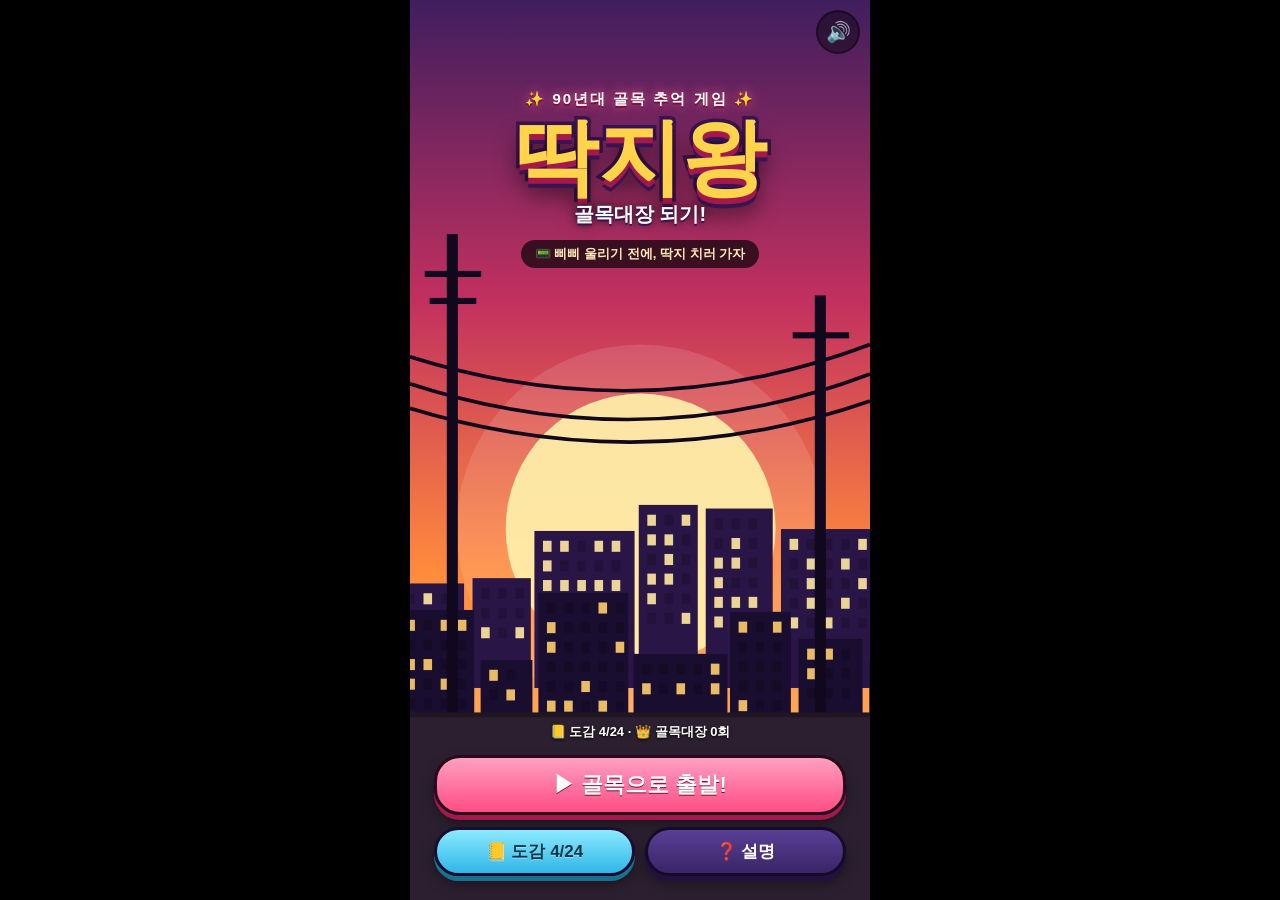
<file: ddakji-king/index.html>
<!DOCTYPE html>
<html lang="ko">
<head>
<meta charset="utf-8">
<meta name="viewport" content="width=device-width, initial-scale=1, maximum-scale=1, user-scalable=no, viewport-fit=cover">
<meta name="apple-mobile-web-app-capable" content="yes">
<title>딱지왕 - 골목대장 되기</title>
<style>
:root{--bg:#1b1030;--panel:#2a1a4a;--panel2:#3a2566;--line:#6d4fb0;--gold:#ffd34a;--pink:#ff5d8f;--cyan:#4be3ff;--text:#fff5e0;--hint:#ffe9b8;--red:#ff4d5e}
*{box-sizing:border-box;-webkit-tap-highlight-color:transparent;user-select:none;-webkit-user-select:none}
html,body{margin:0;height:100%;background:#000;color:var(--text);font-family:"Malgun Gothic","Apple SD Gothic Neo","Noto Sans KR",sans-serif;overscroll-behavior:none;touch-action:manipulation}
button{font-family:inherit;color:inherit}
#app{position:relative;max-width:460px;height:100%;margin:0 auto;overflow:hidden;background:var(--bg)}
.screen{position:absolute;inset:0;display:none;flex-direction:column}
.screen.on{display:flex}
/* ===== 공통 버튼 ===== */
.btn{min-height:48px;padding:10px 22px;border-radius:26px;border:3px solid #1a0d30;background:linear-gradient(#ffe27a,#ffb02e);color:#4a2400;font-weight:900;font-size:17px;box-shadow:0 5px 0 #a8620a,0 8px 14px #0006;cursor:pointer;text-shadow:0 1px 0 #fff6}
.btn:active{transform:translateY(4px);box-shadow:0 1px 0 #a8620a}
.btn.pink{background:linear-gradient(#ff9fc0,#ff4d85);color:#fff;border-color:#2a0a1a;box-shadow:0 5px 0 #a3194c,0 8px 14px #0006;text-shadow:0 1px 0 #7a0f33}
.btn.blue{background:linear-gradient(#8ceaff,#2fb6e6);color:#06364a;box-shadow:0 5px 0 #17728f,0 8px 14px #0006}
.btn.dark{background:linear-gradient(#5a3f96,#3a2566);color:#fff;border-color:#150a2a;box-shadow:0 5px 0 #20113f,0 8px 14px #0006;text-shadow:none}
.btn.small{min-height:40px;padding:6px 14px;font-size:14px;border-radius:20px;box-shadow:0 3px 0 #a8620a}
.btn.dark.small{box-shadow:0 3px 0 #20113f}
.btn:disabled{opacity:.45;filter:grayscale(.5)}
.iconbtn{min-width:44px;min-height:44px;border-radius:22px;border:2px solid #0006;background:#0006;font-size:20px;color:#fff;cursor:pointer}
/* ===== 딱지 ===== */
.dk{width:var(--w,72px);height:var(--w,72px);position:relative;perspective:700px}
.dk .flipper{position:absolute;inset:0;transform-style:preserve-3d;transition:transform .6s cubic-bezier(.3,1.6,.5,1)}
.dk .flipper.flipped{transform:rotateY(180deg)}
.dk .side{position:absolute;inset:0;backface-visibility:hidden;-webkit-backface-visibility:hidden}
.dk .rear{transform:rotateY(180deg)}
.dk svg{width:100%;height:100%;display:block;filter:drop-shadow(0 3px 3px #0009)}
.dk.r3 .front::after,.dk.r4 .front::after{content:"";position:absolute;inset:4%;border-radius:12%;background:linear-gradient(115deg,transparent 30%,#fffb 48%,transparent 66%);background-size:260% 100%;animation:shine 2.6s linear infinite;mix-blend-mode:soft-light;pointer-events:none}
.dk.r4 .front{animation:glow4 1.8s ease-in-out infinite}
.dk.r3 .front{animation:glow3 2.2s ease-in-out infinite}
.dk.r2 .front{filter:drop-shadow(0 0 4px #7cf5ff88)}
@keyframes shine{from{background-position:130% 0}to{background-position:-130% 0}}
@keyframes glow4{50%{filter:drop-shadow(0 0 10px #ffe27acc)}}
@keyframes glow3{50%{filter:drop-shadow(0 0 8px #b88bffcc)}}
.chips{display:flex;gap:3px;justify-content:center;font-size:11px;font-weight:800;margin-top:3px;flex-wrap:wrap}
.chips span{background:#0007;border-radius:8px;padding:1px 5px;white-space:nowrap}
/* ===== 타이틀 ===== */
#title{background:#1b1030;align-items:center;justify-content:flex-end;padding:0 24px calc(24px + env(safe-area-inset-bottom))}
#title .bgsvg{position:absolute;inset:0}
#title .bgsvg svg{width:100%;height:100%}
.fallcard{position:absolute;top:-90px;animation:fall linear infinite;opacity:.9;pointer-events:none}
@keyframes fall{0%{transform:translateY(0) rotate(0)}100%{transform:translateY(960px) rotate(560deg)}}
#titleHead{z-index:2;position:absolute;top:calc(10% + env(safe-area-inset-top));left:0;right:0;text-align:center}
#titleHead .t1{font-size:15px;font-weight:900;letter-spacing:2px;color:#fff;text-shadow:0 2px 0 #7a0f33,0 0 12px #ff5d8f}
#titleHead .t2{font-size:84px;line-height:1;font-weight:900;color:var(--gold);-webkit-text-stroke:7px #3a1450;paint-order:stroke fill;text-shadow:0 6px 0 #a3194c,0 10px 0 #3a1450,0 16px 22px #000a;animation:bob 2.4s ease-in-out infinite;margin:6px 0 2px}
#titleHead .t3{font-size:20px;font-weight:900;color:#fff;text-shadow:0 2px 0 #3a1450,0 0 10px #000}
#titleHead .t4{display:inline-block;margin-top:12px;padding:5px 14px;border-radius:14px;background:#000a;font-size:13px;color:var(--hint);font-weight:800}
@keyframes bob{50%{transform:translateY(-8px) rotate(-1.5deg)}}
#titleMenu{position:relative;width:100%;display:flex;flex-direction:column;gap:12px;align-items:stretch}
#titleMenu .row{display:flex;gap:10px}
#titleMenu .row .btn{flex:1}
#titleStat{position:relative;font-size:13px;color:#fff;text-align:center;margin-bottom:14px;text-shadow:0 1px 3px #000;font-weight:800}
#sndBtn{position:absolute;top:calc(10px + env(safe-area-inset-top));right:10px;z-index:5}
/* ===== 손패 고르기 / 도감 ===== */
.topbar{display:flex;align-items:center;justify-content:space-between;padding:calc(8px + env(safe-area-inset-top)) 10px 8px;background:var(--panel);border-bottom:3px solid #0006}
.topbar h2{margin:0;font-size:18px;color:var(--gold)}
.sub{padding:8px 14px;text-align:center;font-size:13px;color:var(--hint);background:#0003}
.grid{flex:1;overflow-y:auto;padding:12px 10px;display:grid;grid-template-columns:repeat(3,1fr);gap:12px 8px;align-content:start;-webkit-overflow-scrolling:touch}
.cell{display:flex;flex-direction:column;align-items:center;border-radius:14px;padding:8px 4px;border:3px solid transparent;cursor:pointer;background:#ffffff0c;position:relative;min-height:44px}
.cell.sel{border-color:var(--gold);background:#ffd34a22;box-shadow:0 0 14px #ffd34a66}
.cell .nm{font-size:12px;font-weight:800;margin-top:5px;text-align:center}
.cell .cnt{position:absolute;top:2px;right:4px;font-size:11px;background:#000a;border-radius:8px;padding:0 5px;font-weight:900}
.cell .new{position:absolute;top:0;left:2px;font-size:10px;background:var(--pink);border-radius:6px;padding:0 4px;font-weight:900}
.cell.locked{opacity:.8}
.footbar{padding:10px 14px calc(12px + env(safe-area-inset-bottom));background:var(--panel);border-top:3px solid #0006;display:flex;gap:10px;align-items:center;justify-content:space-between}
.footbar .btn{flex:1}
/* ===== 대결 화면 ===== */
#duel{background:#000}
#dhead{display:flex;align-items:center;gap:6px;padding:calc(6px + env(safe-area-inset-top)) 8px 6px;background:var(--panel);border-bottom:3px solid #0006;z-index:3}
#hearts{font-size:20px;letter-spacing:1px;min-width:78px}
#hearts .lost{filter:grayscale(1) brightness(.5)}
#hearts .pulse{animation:pulse .6s}
@keyframes pulse{40%{transform:scale(1.6)}}
#stageTag{flex:1;text-align:center;font-size:13px;font-weight:900;line-height:1.2}
#stageTag small{display:block;font-weight:700;color:var(--hint);font-size:11px}
#hint{padding:7px 10px;text-align:center;font-size:13px;font-weight:800;color:var(--hint);background:var(--panel2);min-height:36px;display:flex;align-items:center;justify-content:center;line-height:1.35}
#scene{position:relative;flex:1;min-height:0;overflow:hidden;perspective:560px;perspective-origin:50% 30%}
#scene .bg{position:absolute;inset:0}
#scene .bg svg{width:100%;height:100%;display:block}
.cloud{animation:drift 38s linear infinite}
@keyframes drift{from{transform:translateX(-60px)}to{transform:translateX(420px)}}
.flag{animation:wave .8s ease-in-out infinite alternate;transform-origin:50px 0}
@keyframes wave{to{transform:skewY(8deg) scaleX(.9)}}
.lamp{animation:flick 3s infinite}
@keyframes flick{0%,100%{opacity:.28}46%{opacity:.28}48%{opacity:.12}50%{opacity:.3}}
.rain{position:absolute;inset:0;background:repeating-linear-gradient(105deg,transparent 0 9px,#bcd4ff55 9px 10px);background-size:60px 90px;animation:rainfall .35s linear infinite;pointer-events:none;opacity:.55}
@keyframes rainfall{to{background-position:-24px 90px}}
.leaf{position:absolute;font-size:18px;animation:leaf linear infinite;pointer-events:none}
@keyframes leaf{from{transform:translate(-40px,0) rotate(0)}to{transform:translate(460px,90px) rotate(720deg)}}
.badge{position:absolute;z-index:4;font-size:11px;font-weight:900;background:#000b;border-radius:10px;padding:3px 8px;line-height:1.3}
#surfBadge{left:6px;top:6px}
#windBadge{left:6px;top:44px;display:none;background:#1a6a9acc}
#roundTag{position:absolute;left:6px;bottom:6px;z-index:4;font-size:12px;font-weight:900;background:#000b;border-radius:10px;padding:3px 9px}
.gcard{position:absolute;transform-style:preserve-3d;transform:translate(-50%,-50%) rotateX(54deg) rotateZ(var(--rz,0deg));z-index:2;transition:filter .3s}
.gcard .dk{perspective:none;transform-style:preserve-3d}
.gcard.shake{animation:cwob .5s}
@keyframes cwob{0%,100%{transform:translate(-50%,-50%) rotateX(54deg) rotateZ(var(--rz,0deg))}25%{transform:translate(-46%,-50%) rotateX(54deg) rotateZ(calc(var(--rz,0deg) + 9deg))}60%{transform:translate(-54%,-50%) rotateX(54deg) rotateZ(calc(var(--rz,0deg) - 9deg))}}
.cardlabel{position:absolute;z-index:4;transform:translate(-50%,0);font-size:11px;font-weight:900;background:#000b;border-radius:9px;padding:2px 8px;white-space:nowrap}
.portrait{position:absolute;z-index:3;filter:drop-shadow(0 4px 4px #0008)}
.portrait svg{width:100%;height:100%}
#oppP{right:4px;top:12px;width:92px;height:101px;animation:breathe 2.6s ease-in-out infinite;transform-origin:50% 100%}
#meP{left:4px;bottom:4px;width:70px;height:77px;animation:breathe 3s ease-in-out infinite;transform-origin:50% 100%}
@keyframes breathe{50%{transform:scale(1.03,.98)}}
.bubble{position:absolute;z-index:5;right:98px;top:14px;max-width:190px;background:#fffdf0;color:#2a1a10;border-radius:14px;padding:6px 10px;font-size:12px;font-weight:800;line-height:1.35;box-shadow:0 3px 0 #0005;opacity:0;transform:scale(.8);transition:all .25s}
.bubble.on{opacity:1;transform:none}
.bubble::after{content:"";position:absolute;right:-8px;top:14px;border:8px solid transparent;border-left-color:#fffdf0;border-right:0}
.fly{position:absolute;left:0;top:0;z-index:8;pointer-events:none}
.fly .dk{margin:calc(var(--w)/-2) 0 0 calc(var(--w)/-2)}
.dust{position:absolute;width:12px;height:12px;border-radius:50%;z-index:7;pointer-events:none}
.pop{position:absolute;z-index:9;left:50%;top:44%;transform:translate(-50%,-50%);font-weight:900;font-size:40px;white-space:nowrap;pointer-events:none;-webkit-text-stroke:5px #1a0d30;paint-order:stroke fill;text-shadow:0 4px 0 #1a0d30;animation:pop 1.1s ease-out forwards}
@keyframes pop{0%{opacity:0;transform:translate(-50%,-30%) scale(.3) rotate(-8deg)}18%{opacity:1;transform:translate(-50%,-50%) scale(1.25) rotate(3deg)}35%{transform:translate(-50%,-50%) scale(1)}80%{opacity:1}100%{opacity:0;transform:translate(-50%,-110%) scale(1)}}
.shake{animation:sh .35s}
@keyframes sh{20%{transform:translate(-7px,3px)}40%{transform:translate(6px,-4px)}60%{transform:translate(-4px,3px)}80%{transform:translate(3px,-2px)}}
#intro{position:absolute;inset:0;z-index:10;display:flex;flex-direction:column;align-items:center;justify-content:center;pointer-events:none;background:#0008;animation:intro 2.1s ease forwards;text-align:center}
#intro .s1{font-size:15px;font-weight:900;color:var(--cyan);letter-spacing:3px}
#intro .s2{font-size:34px;font-weight:900;color:var(--gold);-webkit-text-stroke:6px #2a0f40;paint-order:stroke fill;margin:4px 0}
#intro .s3{font-size:14px;color:#fff;font-weight:800;text-shadow:0 2px 4px #000;padding:0 20px}
@keyframes intro{0%{opacity:0}12%{opacity:1}75%{opacity:1}100%{opacity:0;visibility:hidden}}
#ringBox{position:absolute;z-index:6;pointer-events:none;display:none}
.ring{position:absolute;border-radius:50%;border:5px solid var(--gold);transform:translate(-50%,-50%);box-shadow:0 0 14px #ffd34a,inset 0 0 12px #ffd34a88}
.ring.goal{border:3px dashed #fff;box-shadow:none;opacity:.9}
.ring.good{border-color:#6dff8a;box-shadow:0 0 18px #6dff8a,inset 0 0 12px #6dff8a88}
/* ===== 아래 패널 ===== */
#panel{height:244px;background:linear-gradient(#35205c,#241344);border-top:4px solid #0007;padding:10px 12px calc(10px + env(safe-area-inset-bottom));display:flex;flex-direction:column;justify-content:center;gap:8px;z-index:3}
.hand{display:flex;gap:10px;overflow-x:auto;padding:8px 4px 4px;-webkit-overflow-scrolling:touch}
.hand .cell{flex:0 0 auto;padding:6px 6px 4px;min-width:76px}
.hand .cell .nm{font-size:11px;margin-top:3px}
.pinfo{font-size:11.5px;text-align:center;color:var(--hint);min-height:30px;line-height:1.3;font-weight:700}
.gwrap{display:flex;flex-direction:column;gap:8px}
.glabel{display:flex;justify-content:space-between;font-size:13px;font-weight:900}
.gbar{position:relative;height:38px;border-radius:19px;background:#0009;border:3px solid #0008;overflow:hidden}
.gzone{position:absolute;top:0;bottom:0;background:linear-gradient(90deg,#2fae4a99,#46e06a,#2fae4a99)}
.gperf{position:absolute;top:0;bottom:0;background:var(--gold);opacity:.95}
.gmark{position:absolute;top:-2px;bottom:-2px;width:8px;margin-left:-4px;background:#fff;border-radius:4px;box-shadow:0 0 8px #fff}
.gbar.locked .gmark{background:var(--pink);box-shadow:0 0 8px var(--pink)}
.bigbtn{min-height:62px;font-size:21px;border-radius:32px}
.oppwait{text-align:center;font-weight:900;font-size:17px;line-height:1.7}
.dots span{animation:dots 1s infinite;display:inline-block}
.dots span:nth-child(2){animation-delay:.2s}.dots span:nth-child(3){animation-delay:.4s}
@keyframes dots{0%,100%{opacity:.2;transform:translateY(0)}50%{opacity:1;transform:translateY(-5px)}}
/* ===== 오버레이 ===== */
.overlay{position:absolute;inset:0;background:#000d;display:none;align-items:center;justify-content:center;flex-direction:column;gap:12px;z-index:30;padding:18px;text-align:center;overflow-y:auto}
.overlay.on{display:flex}
.box{background:linear-gradient(#3a2566,#2a1a4a);border:4px solid var(--gold);border-radius:20px;padding:18px 16px;width:100%;box-shadow:0 8px 0 #0006,0 0 30px #ffd34a44;position:relative}
.box h2{margin:0 0 6px;font-size:28px;color:var(--gold);-webkit-text-stroke:5px #1a0d30;paint-order:stroke fill;text-shadow:0 3px 0 #1a0d30}
.box h2.bad{color:#ff8a9b}
.box p{margin:6px 0;font-size:14px;line-height:1.55}
.box .big{font-size:56px;margin:4px 0}
.reveal{display:flex;justify-content:center;margin:8px 0}
.rarity{display:inline-block;margin-top:6px;padding:3px 12px;border-radius:12px;font-weight:900;font-size:14px;background:#0008}
.rarity.r2{color:#7cf5ff}.rarity.r3{color:#c9a0ff}.rarity.r4{color:var(--gold)}
.newtag{display:inline-block;background:var(--pink);border-radius:8px;padding:1px 8px;font-size:12px;font-weight:900;margin-left:6px;animation:pulse 1s infinite}
.conf{position:absolute;width:9px;height:14px;z-index:40;pointer-events:none}
.dots2{display:flex;gap:7px;justify-content:center;margin:10px 0 2px}
.dots2 i{width:9px;height:9px;border-radius:50%;background:#fff4}
.dots2 i.on{background:var(--gold)}
.tbtns{display:flex;gap:10px;margin-top:12px}.tbtns .btn{flex:1;padding:10px 6px;font-size:15px;white-space:nowrap}
.stats{display:grid;grid-template-columns:1fr 1fr;gap:8px;margin:10px 0}
.stats div{background:#0006;border-radius:12px;padding:8px;font-size:13px;font-weight:800}
.stats b{display:block;font-size:22px;color:var(--gold)}
.wonlist{display:flex;gap:6px;justify-content:center;flex-wrap:wrap;margin:6px 0}
.toast{position:absolute;left:50%;bottom:240px;transform:translateX(-50%);z-index:20;background:#000d;border:2px solid var(--gold);border-radius:14px;padding:8px 16px;font-weight:900;font-size:14px;animation:toast 2.4s forwards;white-space:nowrap}
@keyframes toast{0%{opacity:0;transform:translate(-50%,10px)}10%,80%{opacity:1;transform:translate(-50%,0)}100%{opacity:0}}
@media (max-height:700px){#panel{height:200px}.pop{font-size:32px}}
</style>
</head>
<body>
<div id="app">
  <!-- 타이틀 -->
  <div id="title" class="screen on">
    <div class="bgsvg" id="titleBg"></div>
    <div id="fall"></div>
    <button class="iconbtn" id="sndBtn" aria-label="소리">🔊</button>
    <div id="titleHead">
      <div class="t1">✨ 90년대 골목 추억 게임 ✨</div>
      <div class="t2">딱지왕</div>
      <div class="t3">골목대장 되기!</div>
      <div class="t4">📟 삐삐 울리기 전에, 딱지 치러 가자</div>
    </div>
    <div id="titleStat"></div>
    <div id="titleMenu">
      <button class="btn pink" id="startBtn" style="font-size:22px;min-height:60px">▶ 골목으로 출발!</button>
      <div class="row">
        <button class="btn blue" id="dexBtn">📒 딱지 도감</button>
        <button class="btn dark" id="helpBtn">❓ 설명</button>
      </div>
    </div>
  </div>
  <!-- 손패 고르기 -->
  <div id="hand" class="screen">
    <div class="topbar"><button class="btn small dark" id="handBack">◀ 뒤로</button><h2>🎒 가져갈 딱지 고르기</h2><span style="width:70px"></span></div>
    <div class="sub" id="handSub"></div>
    <div class="grid" id="handGrid"></div>
    <div class="footbar"><button class="btn pink" id="goBtn">출발!</button></div>
  </div>
  <!-- 도감 -->
  <div id="dex" class="screen">
    <div class="topbar"><button class="btn small dark" id="dexBack">◀ 뒤로</button><h2 id="dexTitle">📒 딱지 도감</h2><span style="width:70px"></span></div>
    <div class="sub">대결에서 이기면 상대 딱지를 얻어요. 눌러서 자세히 보기!</div>
    <div class="grid" id="dexGrid"></div>
  </div>
  <!-- 대결 -->
  <div id="duel" class="screen">
    <div id="dhead">
      <div id="hearts"></div>
      <div id="stageTag"></div>
      <button class="iconbtn" id="sndBtn2">🔊</button>
      <button class="iconbtn" id="helpBtn2" aria-label="설명">❓</button>
    </div>
    <div id="hint"></div>
    <div id="scene"></div>
    <div id="panel"></div>
  </div>
  <div class="overlay" id="result"></div>
  <div class="overlay" id="tuto"></div>
  <div class="overlay" id="detail"></div>
</div>
<script src="engine.js"></script>
<script src="art.js"></script>
<script src="audio.js"></script>
<script>
'use strict';
// ================= 저장 =================
const SAVE_KEY = 'ddk.save';
const store = { get(k) { try { return localStorage.getItem(k); } catch (e) { return null; } }, set(k, v) { try { localStorage.setItem(k, v); } catch (e) {} } };
function loadSave() {
  let s = null; try { s = JSON.parse(store.get(SAVE_KEY)); } catch (e) {}
  s = s && typeof s === 'object' ? s : {};
  if (!s.col || typeof s.col !== 'object') s.col = { news: 1, star: 1, red: 1, blue: 1 };
  ['clears', 'wins', 'runs', 'best'].forEach(k => s[k] = s[k] | 0);
  s.tuto = !!s.tuto; s.lastHand = Array.isArray(s.lastHand) ? s.lastHand : [];
  return s;
}
let save = loadSave();
const persist = () => store.set(SAVE_KEY, JSON.stringify(save));
const owned = () => Engine.DEX_LIST.filter(d => save.col[d.id] > 0);
const level = () => Math.min(3, save.clears);

const $ = id => document.getElementById(id);
const sleep = ms => new Promise(r => setTimeout(r, ms));
const rand = (a, b) => a + Math.random() * (b - a);
let G = null, busy = false, selHand = [], gauge = null, gaugeTimer = 0, pendingSnack = false;

// ================= 화면 전환 =================
function show(name) {
  ['title', 'hand', 'dex', 'duel'].forEach(n => $(n).classList.toggle('on', n === name));
  if (name !== 'duel') stopGauge();
}
function toast(msg) {
  const t = document.createElement('div'); t.className = 'toast'; t.textContent = msg; $('app').appendChild(t); setTimeout(() => t.remove(), 2500);
}
function easyStars(d) { return '🎯'.repeat(Math.max(1, Math.min(4, Math.round((d.zone - 0.62) / 0.19)))); }
function chips(d) { return `<div class="chips"><span>⚔️${Math.round(d.atk * 100)}</span><span>🛡️${Math.round(d.def * 100)}</span><span>${easyStars(d)}</span></div>`; }
function sndRefresh() { $('sndBtn').textContent = SFX.icon(); $('sndBtn2').textContent = SFX.icon(); }
function sndCycle() { const m = SFX.cycle(); sndRefresh(); toast(SFX.label()); }

// ================= 타이틀 =================
function renderTitle() {
  $('titleBg').innerHTML = Art.titleBg();
  if (!$('fall').children.length) {
    const ids = ['star', 'red', 'flame', 'dragon', 'robot', 'gold', 'blue', 'thunder'];
    $('fall').innerHTML = ids.map((id, i) => `<div class="fallcard" style="left:${6 + i * 12}%;animation-duration:${9 + (i * 3) % 7}s;animation-delay:${-i * 2.3}s;--w:${38 + (i % 3) * 10}px">${Art.card(Engine.DEX[id])}</div>`).join('');
  }
  const n = owned().length;
  $('titleStat').innerHTML = `📒 도감 ${n}/${Engine.DEX_LIST.length} · 👑 골목대장 ${save.clears}회` + (level() > 0 ? ` · 난이도 ${'★'.repeat(level())}` : '');
  $('dexBtn').textContent = `📒 도감 ${n}/${Engine.DEX_LIST.length}`;
  sndRefresh();
}

// ================= 설명 =================
const TUTO = [
  { icon: '🧒', title: '골목대장이 되자!', lines: ['동네 골목을 돌며 6명의 친구와 딱지치기 대결!', '내 딱지를 던져서 <b>상대 딱지를 뒤집으면 승리</b>예요.', '이기면 상대의 딱지를 내 것으로! ❤️는 3개예요.'] },
  { icon: '💪', title: '1단계: 힘 조절', lines: ['움직이는 <b>하얀 막대</b>를 탭해서 멈춰요.', '<b>초록 칸</b> 안에서 멈출수록 센 공격!', '가운데 <b>노란 칸</b>은 퍼펙트 😎'] },
  { icon: '🎯', title: '2단계: 타이밍', lines: ['커다란 <b>금색 링</b>이 줄어들어요.', '링이 <b>하얀 점선 원</b>에 딱 맞을 때 탭!', '초록색으로 바뀌면 지금이에요.'] },
  { icon: '🃏', title: '딱지 고르기', lines: ['⚔️ 공격: 상대를 뒤집는 힘', '🛡️ 방어: 내 딱지가 안 뒤집히는 힘', '🎯 많을수록 초록 칸이 넓어서 던지기 쉬워요.', '<b>지면 그 딱지를 잃어요!</b> 모은 딱지는 도감에 남아요.'] },
];
let tutoPage = 0;
function openTuto() { tutoPage = 0; renderTuto(); $('tuto').classList.add('on'); }
function renderTuto() {
  const p = TUTO[tutoPage], last = tutoPage === TUTO.length - 1;
  $('tuto').innerHTML = `<div class="box"><div class="big">${p.icon}</div><h2 style="font-size:24px">${p.title}</h2>${p.lines.map(l => `<p>${l}</p>`).join('')}
  <div class="dots2">${TUTO.map((_, i) => `<i class="${i === tutoPage ? 'on' : ''}"></i>`).join('')}</div>
  <div class="tbtns">${tutoPage > 0 ? '<button class="btn dark" id="tPrev">◀ 이전</button>' : ''}<button class="btn pink" id="tNext">${last ? '시작하기!' : '다음 ▶'}</button></div></div>`;
  $('tNext').onclick = () => { SFX.play('click'); if (last) { $('tuto').classList.remove('on'); save.tuto = true; persist(); } else { tutoPage++; renderTuto(); } };
  if ($('tPrev')) $('tPrev').onclick = () => { SFX.play('click'); tutoPage--; renderTuto(); };
}

// ================= 도감 =================
function renderDex() {
  const n = owned().length;
  $('dexTitle').textContent = `📒 딱지 도감 ${n}/${Engine.DEX_LIST.length}`;
  $('dexGrid').innerHTML = Engine.DEX_LIST.map(d => {
    const has = save.col[d.id] > 0;
    return `<div class="cell ${has ? '' : 'locked'}" data-id="${d.id}" style="--w:84px">${Art.card(d, { locked: !has })}<div class="nm">${has ? d.name : '???'}</div>${has ? chips(d) : '<div class="chips"><span>' + Engine.RARITY[d.rarity].stars + '</span></div>'}${save.col[d.id] > 1 ? `<span class="cnt">x${save.col[d.id]}</span>` : ''}</div>`;
  }).join('');
  $('dexGrid').querySelectorAll('.cell').forEach(c => c.onclick = () => { SFX.play('click'); openDetail(c.dataset.id); });
}
function openDetail(id) {
  const d = Engine.DEX[id], has = save.col[id] > 0;
  $('detail').innerHTML = `<div class="box"><div class="reveal" style="--w:130px">${Art.card(d, { locked: !has })}</div><h2 style="font-size:24px">${has ? d.name : '???'}</h2>
  <span class="rarity r${d.rarity}">${Engine.RARITY[d.rarity].stars} ${Engine.RARITY[d.rarity].name}</span>
  ${has ? `<p>${d.desc}</p>${chips(d)}<p style="font-size:12px;opacity:.8">⚔️공격 ${Math.round(d.atk * 100)} · 🛡️방어 ${Math.round(d.def * 100)} · 던지기 쉬움 ${easyStars(d)}</p><p style="font-size:12px;opacity:.8">가진 수: ${save.col[id]}장</p>` : '<p>아직 만나지 못한 딱지예요.<br>골목 대결에서 이기면 얻을 수 있어요!</p>'}
  <button class="btn pink" id="dClose" style="margin-top:8px">닫기</button></div>`;
  $('detail').classList.add('on'); $('dClose').onclick = () => { SFX.play('click'); $('detail').classList.remove('on'); };
}

// ================= 손패 고르기 =================
function openHand() {
  const list = owned();
  const need = Math.min(3, list.length);
  // 지난번 손패 → 없으면 공격+방어 높은 순
  const score = d => d.atk + d.def + (d.zone - 1) * 0.3;
  selHand = (save.lastHand || []).filter(id => save.col[id] > 0).slice(0, need);
  if (selHand.length < need) selHand = list.slice().sort((a, b) => score(b) - score(a)).slice(0, need).map(d => d.id);
  show('hand'); renderHand(need);
}
function renderHand(need) {
  const list = owned().slice().sort((a, b) => b.rarity - a.rarity || b.atk - a.atk);
  $('handSub').innerHTML = `👆 대결에 가져갈 딱지 <b>${need}장</b>을 골라요 (${selHand.length}/${need}) · 이긴 딱지는 계속 늘어나요`;
  $('handGrid').innerHTML = list.map(d => `<div class="cell ${selHand.includes(d.id) ? 'sel' : ''}" data-id="${d.id}" style="--w:84px">${Art.card(d)}<div class="nm">${d.name}</div>${chips(d)}${save.col[d.id] > 1 ? `<span class="cnt">x${save.col[d.id]}</span>` : ''}</div>`).join('');
  $('handGrid').querySelectorAll('.cell').forEach(c => c.onclick = () => {
    const id = c.dataset.id; SFX.play('pick');
    if (selHand.includes(id)) selHand = selHand.filter(x => x !== id);
    else { if (selHand.length >= need) selHand.shift(); selHand.push(id); }
    renderHand(need);
  });
  $('goBtn').disabled = selHand.length !== need;
  $('goBtn').textContent = selHand.length === need ? '🏃 골목으로 출발!' : `딱지를 ${need - selHand.length}장 더 골라요`;
}

// ================= 대결 =================
function startRun() {
  save.lastHand = selHand.slice(); save.runs++; persist();
  const hand = selHand.slice();
  G = Engine.newGame((Math.random() * 1e9) | 0, { hand, level: level() });
  busy = false; show('duel'); buildDuel(true);
}
const drain = () => { const e = G.events; G.events = []; return e; };
const rzOpp = () => (Math.random() * 14 - 7) | 0;

function heartsHtml(pulseLost) {
  let s = '';
  for (let i = 0; i < Engine.HEARTS; i++) s += `<span class="${i >= G.hearts ? 'lost' : ''}${pulseLost && i === G.hearts ? ' pulse' : ''}">${i < G.hearts ? '❤️' : '🖤'}</span>`;
  return s;
}
function buildDuel(withIntro) {
  const D = G.duel, O = D.opp;
  $('hearts').innerHTML = heartsHtml();
  $('stageTag').innerHTML = `STAGE ${G.stage + 1}/${Engine.OPPS.length} · ${O.place}<small>${O.nick} ${O.name} · ${O.time}</small>`;
  const sk = G.stage;
  $('scene').innerHTML = `<div class="bg">${Art.scene(sk)}</div>
  ${sk === 4 ? '<div class="rain"></div>' : ''}${sk === 3 ? [0, 1, 2, 3].map(i => `<span class="leaf" style="top:${20 + i * 50}px;animation-duration:${5 + i * 1.7}s;animation-delay:${-i * 1.5}s">🍃</span>`).join('') : ''}
  <div class="badge" id="surfBadge">${D.surface.icon} ${D.surface.name}</div>
  <div class="badge" id="windBadge"></div>
  <div class="portrait" id="oppP">${Art.kid(O.look, 'normal')}</div>
  <div class="bubble" id="bubble"></div>
  <div class="portrait" id="meP">${Art.kid(Art.ME, 'normal')}</div>
  <div class="gcard" id="oppCard" style="left:50%;top:38%;--rz:${rzOpp()}deg"><div class="dk" style="--w:96px">${''}</div></div>
  <div class="cardlabel" id="oppLabel" style="left:50%;top:38%;margin-top:42px">${O.name}의 ${D.theirs.name} 🛡️${Math.round(D.theirs.def * 100)}</div>
  <div class="gcard" id="myCard" style="left:50%;top:74%;--rz:${rzOpp()}deg;opacity:.0"></div>
  <div id="ringBox"></div>
  <div id="roundTag"></div>
  ${withIntro || true ? `<div id="intro"><div class="s1">STAGE ${G.stage + 1}</div><div class="s2">${O.place}</div><div class="s3">${O.time} · ${O.nick} ${O.name}<br>${O.intro}</div></div>` : ''}`;
  $('oppCard').innerHTML = Art.card(D.theirs, { cls: '' }).replace('class="dk', 'style="--w:96px" class="dk');
  setTimeout(() => { const i = $('intro'); if (i) i.remove(); }, 2200);
  say(O.intro, 2600);
  SFX.play('pick');
  renderChoose();
}
let bubbleT = 0;
function say(txt, ms) {
  const b = $('bubble'); if (!b) return;
  b.textContent = txt; b.classList.add('on'); clearTimeout(bubbleT); bubbleT = setTimeout(() => b.classList.remove('on'), ms || 1800);
}
function mood(who, m) { const el = $(who === 'opp' ? 'oppP' : 'meP'); if (!el) return; el.innerHTML = Art.kid(who === 'opp' ? G.duel.opp.look : Art.ME, m); }
function setHint(h) { $('hint').innerHTML = `<span>${h}</span>`; }

// ---- 딱지 고르기 ----
let chosen = null;
function renderChoose() {
  const D = G.duel;
  setHint(`👇 이번 대결에 쓸 <b>딱지를 골라</b> 승부!를 눌러요 ${G.hand.length > 3 ? '' : ''}`);
  const uniq = G.hand.slice().sort((a, b) => Engine.DEX[b].rarity - Engine.DEX[a].rarity);
  chosen = chosen && G.hand.includes(chosen) ? chosen : uniq[0];
  const html = `<div class="hand" id="handRow">${uniq.map((id, i) => `<div class="cell ${id === chosen && uniq.indexOf(id) === uniq.indexOf(chosen) ? 'sel' : ''}" data-id="${id}" style="--w:64px">${Art.card(Engine.DEX[id])}<div class="nm">${Engine.DEX[id].name}</div>${chips(Engine.DEX[id])}</div>`).join('')}</div>
  <div class="pinfo" id="pinfo"></div>
  <button class="btn pink" id="duelBtn" style="min-height:52px;font-size:19px">✊ 이 딱지로 승부!</button>`;
  $('panel').innerHTML = html;
  const upd = () => {
    const d = Engine.DEX[chosen];
    $('pinfo').innerHTML = `<b>${d.name}</b> · ${d.desc}<br>상대 방어 🛡️${Math.round(D.theirs.def * 100)} · ${D.surface.icon}${D.surface.name}: ${D.surface.note}${D.opp.wind ? ' · 💨바람 있음(초록 칸이 흔들려요)' : ''}`;
    $('handRow').querySelectorAll('.cell').forEach(c => c.classList.toggle('sel', c.dataset.id === chosen));
  };
  $('handRow').querySelectorAll('.cell').forEach(c => c.onclick = () => { chosen = c.dataset.id; SFX.play('pick'); upd(); });
  upd();
  $('duelBtn').onclick = () => { if (busy) return; SFX.play('lock'); startDuel(chosen); };
}
async function startDuel(id) {
  busy = true;
  Engine.act(G, 'choose', id); const ev = drain();
  const D = G.duel;
  // 내 딱지를 바닥에 놓기
  const my = $('myCard'); my.innerHTML = Art.card(D.mine).replace('class="dk', 'style="--w:112px" class="dk'); my.style.opacity = 1;
  my.animate([{ top: '56%', opacity: 0 }, { top: '74%', opacity: 1 }], { duration: 380, easing: 'ease-in' });
  SFX.play('slap');
  const lbl = document.createElement('div'); lbl.className = 'cardlabel'; lbl.id = 'myLabel'; lbl.style.cssText = 'left:50%;top:74%;margin-top:52px';
  lbl.textContent = `내 ${D.mine.name} ⚔️${Math.round(D.mine.atk * 100)} 🛡️${Math.round(D.mine.def * 100)}`; $('scene').appendChild(lbl);
  const first = D.first;
  $('panel').innerHTML = '<div class="oppwait">✌️ 가위바위보로<br>누가 먼저 던질지 정해요!</div>';
  setHint('✌️ 가위바위보로 선공을 정해요');
  pop('✌️ 가위바위보!', '#fff', 700); await sleep(900);
  pop(first === 'me' ? '내가 선공! 😎' : '상대 선공!', first === 'me' ? '#6dff8a' : '#ff9a9a', 900); await sleep(1000);
  busy = false;
  if (G.duel.turn === 'me') startMyTurn(); else await oppTurn();
}

// ---- 내 차례: 게이지 ----
function startMyTurn() {
  const D = G.duel, S = D.sweet;
  $('roundTag').textContent = `🔁 ${Math.min(D.round + 1, Engine.MAX_ROUNDS)}/${Engine.MAX_ROUNDS}번째 던지기`;
  const wind = S.wind;
  const wb = $('windBadge');
  if (Math.abs(wind) > 0.05) { wb.style.display = 'block'; wb.innerHTML = `💨 바람 ${wind > 0 ? '→' : '←'}`; } else wb.style.display = 'none';
  const zl = (S.p - S.wp) * 100, zw = S.wp * 2 * 100;
  $('panel').innerHTML = `<div class="gwrap"><div class="glabel"><span id="gl">💪 힘 조절</span><span id="gr" style="color:var(--hint)">초록 칸에서 탭!</span></div>
  <div class="gbar" id="gbar"><div class="gzone" style="left:${zl}%;width:${zw}%"></div><div class="gperf" style="left:${(S.p - S.wp * 0.17) * 100}%;width:${S.wp * 0.34 * 100}%"></div><div class="gmark" id="gmark"></div></div>
  <button class="btn pink bigbtn" id="tapBtn">💪 탭! 힘 멈추기</button></div>`;
  setHint('💪 하얀 막대가 <b>초록 칸</b>에 올 때 탭! (가운데 노랑이 최고)');
  const half = Math.max(0.42, 0.72 - 0.05 * G.stage - (D.mine.zone < 0.9 ? 0.03 : 0));
  gauge = { step: 0, t0: performance.now(), half, pos: 0, p: 0, t: 0, ringDur: Math.max(1.05, 1.55 - 0.08 * G.stage) };
  clearInterval(gaugeTimer); gaugeTimer = setInterval(gaugeTick, 16);
  $('tapBtn').onclick = onTap;
  $('scene').onclick = () => { if (gauge && gauge.step < 2 && !busy) onTap(); };
}
function gaugeTick() {
  if (!gauge) return;
  const now = performance.now();
  if (gauge.step === 0) {
    const x = ((now - gauge.t0) / 1000 / gauge.half) % 2; gauge.pos = x < 1 ? x : 2 - x;
    const m = $('gmark'); if (m) m.style.left = (gauge.pos * 100) + '%';
  } else if (gauge.step === 1) {
    const t = (now - gauge.t0) / 1000 / gauge.ringDur; gauge.pos = t;
    drawRing(t);
    if (t >= 1.02) onTap(); // 시간 초과 → 그대로 확정
  }
}
function drawRing(t) {
  const rb = $('ringBox'); if (!rb) return;
  const S = G.duel.sweet;
  const oc = $('oppCard'), sr = $('scene').getBoundingClientRect(), r = oc.getBoundingClientRect();
  const cx = r.left - sr.left + r.width / 2, cy = r.top - sr.top + r.height / 2;
  const goal = 96 * 1.12;
  const d = goal * (2.6 - 2.0 * Math.min(t, 1.05));
  rb.style.cssText = `display:block;left:${cx}px;top:${cy}px`;
  const good = Engine.accuracy(t, S.t, S.wt) > 0.55;
  rb.innerHTML = `<div class="ring goal" style="width:${goal}px;height:${goal}px"></div><div class="ring ${good ? 'good' : ''}" style="width:${d}px;height:${d}px"></div>`;
}
function stopGauge() { clearInterval(gaugeTimer); gaugeTimer = 0; const rb = $('ringBox'); if (rb) rb.style.display = 'none'; }
function onTap() {
  if (!gauge || busy) return;
  if (gauge.step === 0) {
    gauge.p = gauge.pos; gauge.step = 1; gauge.t0 = performance.now(); SFX.play('lock');
    const S = G.duel.sweet; const a = Engine.accuracy(gauge.p, S.p, S.wp);
    $('gbar').classList.add('locked');
    $('gl').textContent = a > 0.85 ? '💪 힘: 퍼펙트!' : a > 0.5 ? '💪 힘: 좋아요' : a > 0 ? '💪 힘: 약해요' : '💪 힘: 빗나감';
    $('gr').textContent = '';
    $('tapBtn').textContent = '🎯 지금이야! 내리쳐!';
    setHint('🎯 금색 링이 <b>하얀 점선 원</b>에 딱 맞을 때 탭!');
    drawRing(0);
  } else if (gauge.step === 1) {
    gauge.t = Math.min(gauge.pos, 1.2); gauge.step = 2;
    const p = gauge.p, t = gauge.t; stopGauge(); gauge = null;
    $('scene').onclick = null;
    doThrow(p, t);
  }
}
async function doThrow(p, t) {
  busy = true;
  $('panel').innerHTML = '<div class="oppwait">🏹 던졌다!!</div>';
  Engine.act(G, 'throw', { p, t });
  const ev = drain().find(e => e.t === 'throw');
  await animThrow('me', ev);
  await afterThrow();
}
async function afterThrow() {
  if (G.phase === 'duelEnd') { await sleep(1000); busy = false; return showResult(); }
  busy = false;
  await oppTurn();
}
async function oppTurn() {
  busy = true;
  const D = G.duel;
  $('roundTag').textContent = `🔁 ${Math.min(D.round + 1, Engine.MAX_ROUNDS)}/${Engine.MAX_ROUNDS}번째 던지기`;
  $('panel').innerHTML = `<div class="oppwait">${D.opp.name}의 차례<br><span class="dots"><span>●</span><span>●</span><span>●</span></span><br><span style="font-size:13px;color:var(--hint)">내 딱지가 버텨 줄까…?</span></div>`;
  setHint('😬 상대가 던져요… 내 딱지가 버텨 줄까?');
  $('windBadge').style.display = 'none';
  await sleep(900);
  Engine.act(G, 'oppThrow');
  const ev = drain().find(e => e.t === 'throw');
  await animThrow('opp', ev);
  if (G.phase === 'duelEnd') { await sleep(1000); busy = false; return showResult(); }
  busy = false; startMyTurn();
}

// ---- 던지기 연출 ----
function rectIn(el) { const s = $('scene').getBoundingClientRect(), r = el.getBoundingClientRect(); return { x: r.left - s.left + r.width / 2, y: r.top - s.top + r.height / 2 }; }
function pop(txt, color, ms) {
  const p = document.createElement('div'); p.className = 'pop'; p.textContent = txt; p.style.color = color || '#fff'; if (ms) p.style.animationDuration = ms * 1.5 + 'ms';
  $('scene').appendChild(p); setTimeout(() => p.remove(), (ms || 750) * 1.6);
}
function dust(x, y, color, n) {
  for (let i = 0; i < n; i++) {
    const d = document.createElement('div'); d.className = 'dust'; d.style.cssText = `left:${x - 6}px;top:${y - 6}px;background:${color}`;
    $('scene').appendChild(d);
    const a = Math.random() * Math.PI * 2, r = rand(30, 80);
    d.animate([{ transform: 'translate(0,0) scale(1)', opacity: .9 }, { transform: `translate(${Math.cos(a) * r}px,${Math.sin(a) * r * .6 - 14}px) scale(${rand(1.5, 3)})`, opacity: 0 }], { duration: rand(420, 760), easing: 'ease-out', fill: 'forwards' });
    setTimeout(() => d.remove(), 800);
  }
}
async function animThrow(who, ev) {
  const D = G.duel, tgt = $(who === 'me' ? 'oppCard' : 'myCard'), thrower = who === 'me' ? D.mine : D.theirs;
  const sc = $('scene'), sr = sc.getBoundingClientRect(), t = rectIn(tgt);
  const size = who === 'me' ? 104 : 90;
  const fly = document.createElement('div'); fly.className = 'fly';
  fly.innerHTML = Art.card(thrower).replace('class="dk', `style="--w:${size}px" class="dk`); sc.appendChild(fly);
  const s = who === 'me' ? { x: sr.width * 0.5 + rand(-20, 20), y: sr.height + 70 } : { x: sr.width * 0.78, y: 20 };
  const l = { x: t.x + (who === 'me' ? rand(-34, -20) : rand(20, 34)), y: t.y + (who === 'me' ? 16 : -14) };
  const pk = { x: (s.x + l.x) / 2 + rand(-20, 20), y: Math.min(s.y, l.y) - (who === 'me' ? 70 : 20) };
  SFX.play('whoosh');
  if (who === 'opp') mood('opp', 'happy'), setTimeout(() => mood('opp', 'normal'), 500);
  const spin = rand(380, 700) * (Math.random() < .5 ? -1 : 1);
  fly.animate([
    { transform: `translate(${s.x}px,${s.y}px) scale(1.1) rotate(0deg)` },
    { transform: `translate(${pk.x}px,${pk.y}px) scale(1.55) rotate(${spin * 0.55}deg)`, offset: 0.5 },
    { transform: `translate(${l.x}px,${l.y}px) scale(.95) rotate(${spin}deg)` }], { duration: 560, easing: 'cubic-bezier(.35,0,.75,1)', fill: 'forwards' });
  await sleep(560);
  // 충돌
  SFX.play('slap'); sc.classList.remove('shake'); void sc.offsetWidth; sc.classList.add('shake');
  dust(t.x, t.y + 10, G.stage === 0 ? '#d9b97a' : G.stage === 4 ? '#9ec0ff' : '#cfc7b8', ev.perfect ? 18 : 10);
  const f = tgt.querySelector('.flipper');
  if (ev.perfect) { SFX.play('perfect'); pop('✨ PERFECT! ✨', '#ffe27a', 800); }
  await sleep(ev.perfect ? 450 : 200);
  if (ev.flip) {
    f.classList.add('flipped'); SFX.play('flip');
    pop(who === 'me' ? '뒤집었다!!' : '뒤집혔다!!', who === 'me' ? '#6dff8a' : '#ff6b7e', 900);
    if (who === 'me') { mood('opp', 'sad'); say(D.opp.hurt, 1800); mood('me', 'happy'); }
    else { mood('me', 'sad'); mood('opp', 'happy'); say(D.opp.win, 1800); }
    await sleep(750);
  } else {
    tgt.classList.remove('shake'); void tgt.offsetWidth; tgt.classList.add('shake'); SFX.play('miss');
    if (who === 'me') { const q = ev.q; pop(q > 0.6 ? '아깝다!' : '약했다…', '#ffd34a', 700); say('ㅋㅋ 아깝네~', 1200); }
    else { pop('안 넘어갔다! 😮‍💨', '#7cf5ff', 750); say(D.opp.miss, 1500); }
    await sleep(750);
  }
  fly.animate([{ opacity: 1 }, { opacity: 0 }], { duration: 300, fill: 'forwards' }); setTimeout(() => fly.remove(), 320);
  mood('me', 'normal'); if (!(ev.flip)) mood('opp', 'normal');
}

// ================= 결과 =================
function confetti(n) {
  const cols = ['#ffd34a', '#ff5d8f', '#4be3ff', '#6dff8a', '#c9a0ff'];
  for (let i = 0; i < n; i++) {
    const c = document.createElement('div'); c.className = 'conf'; c.style.cssText = `left:${rand(5, 95)}%;top:-20px;background:${cols[i % 5]}`;
    $('app').appendChild(c);
    c.animate([{ transform: 'translateY(0) rotate(0)', opacity: 1 }, { transform: `translate(${rand(-60, 60)}px,${rand(500, 820)}px) rotate(${rand(300, 900)}deg)`, opacity: .8 }], { duration: rand(1400, 2600), easing: 'ease-in', fill: 'forwards' });
    setTimeout(() => c.remove(), 2700);
  }
}
function showResult() {
  const D = G.duel, r = D.result, O = D.opp;
  let html = '';
  if (r === 'win') {
    const id = D.prize, d = Engine.DEX[id], isNew = !(save.col[id] > 0);
    save.col[id] = (save.col[id] | 0) + 1; save.wins++; persist();
    SFX.play('win'); setTimeout(() => SFX.play('prize'), 700);
    const boss = G.stage >= Engine.OPPS.length - 1;
    html = `<div class="box"><div class="big">🎉</div><h2>뒤집었다!</h2><p>${O.name}의 딱지를 얻었어요!</p>
    <div class="reveal" style="--w:124px" id="rv">${Art.card(d, { flipped: true })}</div>
    <div><b style="font-size:19px">${d.name}</b>${isNew ? '<span class="newtag">NEW!</span>' : ''}</div>
    <span class="rarity r${d.rarity}">${Engine.RARITY[d.rarity].stars} ${Engine.RARITY[d.rarity].name}</span>
    <p style="font-size:13px;opacity:.85">⚔️${Math.round(d.atk * 100)} · 🛡️${Math.round(d.def * 100)} · ${d.desc}</p>
    ${(G.stage === 2 || G.stage === 4) && G.hearts < Engine.HEARTS ? '<p>🍙 엄마가 간식을 줬어요! ❤️ +1</p>' : ''}
    <button class="btn pink" id="resNext" style="width:100%;margin-top:6px">${boss ? '👑 결과 보기' : '다음 상대 ▶'}</button></div>`;
    $('result').innerHTML = html; $('result').classList.add('on'); confetti(d.rarity >= 3 ? 60 : 32);
    setTimeout(() => { const f = $('rv') && $('rv').querySelector('.flipper'); if (f) f.classList.remove('flipped'); SFX.play('flip'); }, 450);
  } else if (r === 'lose') {
    const d = D.mine; SFX.play('lose');
    html = `<div class="box"><div class="big">😭</div><h2 class="bad">뒤집혔다…</h2><p>${O.name}: ${O.win}</p>
    <div class="reveal" style="--w:100px">${Art.card(d, { flipped: true })}</div>
    <p><b>${d.name}</b> 딱지를 빼앗겼어요.<br>❤️ ${Math.max(0, G.hearts - 1)}개 남음${G.hand.length <= 1 ? ' · 마지막 딱지였어요…' : ''}</p>
    <button class="btn pink" id="resNext" style="width:100%;margin-top:6px">${G.hearts - 1 <= 0 || G.hand.length <= 1 ? '결과 보기' : '다시 도전! ✊'}</button></div>`;
    $('result').innerHTML = html; $('result').classList.add('on');
    $('hearts').innerHTML = heartsHtml(false);
  } else {
    SFX.play('click');
    html = `<div class="box"><div class="big">🤝</div><h2>무승부!</h2><p>끝내 아무도 못 뒤집었어요.<br>서로 딱지를 지켰어요.</p><button class="btn pink" id="resNext" style="width:100%;margin-top:6px">다음 ▶</button></div>`;
    $('result').innerHTML = html; $('result').classList.add('on');
  }
  $('resNext').onclick = () => { if (busy) return; SFX.play('click'); $('result').classList.remove('on'); nextStage(r); };
}
function nextStage(r) {
  const prevHearts = G.hearts;
  Engine.act(G, 'next'); const ev = drain();
  if (G.phase === 'won') return finalScreen(true);
  if (G.phase === 'lost') return finalScreen(false);
  $('hearts').innerHTML = heartsHtml(false);
  if (ev.some(e => e.t === 'snack')) { SFX.play('heal'); toast('🍙 간식 먹고 ❤️ +1'); }
  chosen = null; buildDuel(true);
  if (r === 'lose') $('hearts').innerHTML = heartsHtml(true);
}
function finalScreen(won) {
  stopGauge();
  save.best = Math.max(save.best, G.duelsWon); if (won) save.clears++; persist();
  const wonList = G.wonIds.map(id => `<div style="--w:46px">${Art.card(Engine.DEX[id])}</div>`).join('');
  SFX.play(won ? 'win' : 'lose'); if (won) { confetti(80); setTimeout(() => SFX.play('prize'), 800); }
  $('result').innerHTML = `<div class="box"><div class="big">${won ? '👑' : '🍚'}</div>
  <h2 class="${won ? '' : 'bad'}">${won ? '골목대장 등극!' : '오늘은 여기까지…'}</h2>
  <p>${won ? '동네 6명을 모두 이겼어요!<br>이제 이 골목은 네 거야 😎' : '"밥 먹어라~!" 엄마가 부르는 소리가 들려요.<br>내일 또 도전해요!'}</p>
  <div class="stats"><div>이긴 상대<b>${G.duelsWon}/6</b></div><div>뒤집은 횟수<b>${G.flips}번</b></div><div>퍼펙트<b>${G.perfects}번</b></div><div>도감<b>${owned().length}/${Engine.DEX_LIST.length}</b></div></div>
  ${wonList ? `<p style="font-size:12px;margin:0">이번에 딴 딱지</p><div class="wonlist">${wonList}</div>` : ''}
  ${won && level() < 3 ? `<p style="font-size:13px;color:var(--gold)">🔥 다음 판부터 상대가 더 강해져요! (난이도 ${'★'.repeat(level())})</p>` : ''}
  <div class="tbtns"><button class="btn dark" id="fHome">🏠 처음으로</button><button class="btn pink" id="fAgain">🔁 다시 도전</button></div></div>`;
  $('result').classList.add('on');
  $('fHome').onclick = () => { SFX.play('click'); $('result').classList.remove('on'); renderTitle(); show('title'); };
  $('fAgain').onclick = () => { SFX.play('click'); $('result').classList.remove('on'); openHand(); };
}

// ================= 연결 =================
$('startBtn').onclick = () => { SFX.play('click'); if (!save.tuto) { openTuto(); } openHand(); };
$('goBtn').onclick = () => { if (selHand.length) { SFX.play('lock'); startRun(); } };
$('handBack').onclick = () => { SFX.play('click'); renderTitle(); show('title'); };
$('dexBtn').onclick = () => { SFX.play('click'); renderDex(); show('dex'); };
$('dexBack').onclick = () => { SFX.play('click'); renderTitle(); show('title'); };
$('helpBtn').onclick = () => { SFX.play('click'); openTuto(); };
$('helpBtn2').onclick = () => { SFX.play('click'); openTuto(); };
$('sndBtn').onclick = sndCycle; $('sndBtn2').onclick = sndCycle;
renderTitle();
window.__ddk = { get G() { return G; }, get gauge() { return gauge; }, get save() { return save; }, tap: onTap, resetSave() { store.set(SAVE_KEY, ''); save = loadSave(); renderTitle(); } };
</script>
</body>
</html>
</file>
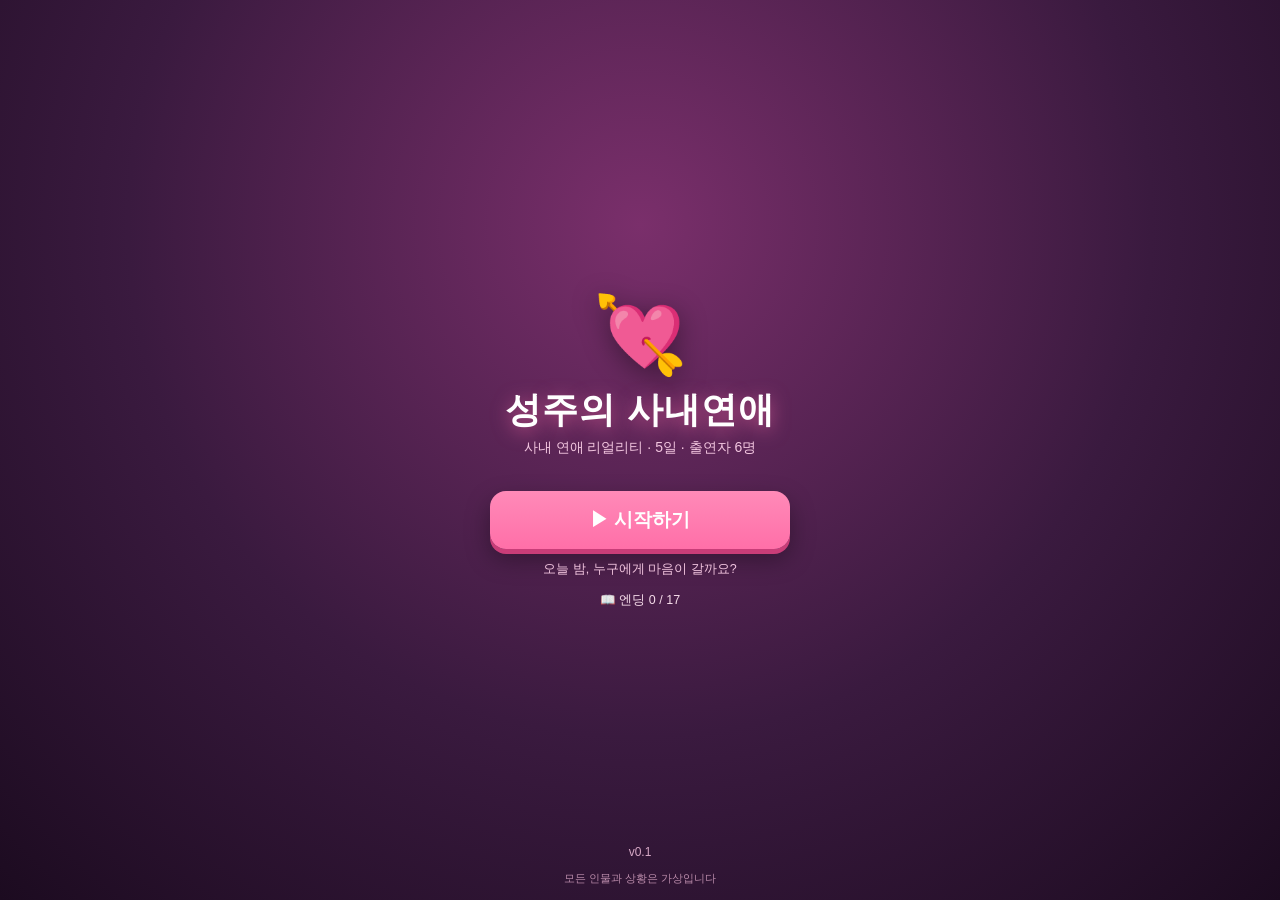
<file: office-romance/index.html>
<!DOCTYPE html>
<html lang="ko">
<head>
<meta charset="UTF-8" />
<meta name="viewport" content="width=device-width, initial-scale=1.0, viewport-fit=cover" />
<meta name="theme-color" content="#3a1a3f" />
<title>성주의 사내연애</title>
<meta name="description" content="사내 연애 리얼리티! 5일 동안 6명의 동료와 마음을 나누고 최종 선택을 하세요." />
<link rel="manifest" href="manifest.webmanifest" />
<link rel="icon" href="icon.svg" type="image/svg+xml" />
<link rel="apple-touch-icon" href="apple-touch-icon.png" />
<meta name="apple-mobile-web-app-capable" content="yes" />
<meta name="apple-mobile-web-app-title" content="성주의 사내연애" />
<meta property="og:type" content="website" />
<meta property="og:title" content="성주의 사내연애" />
<meta property="og:description" content="사내 연애 리얼리티! 5일 동안 6명의 동료와 마음을 나누고 최종 선택을 하세요." />
<meta property="og:image" content="https://wlsxotla-cpu.github.io/hyeongsik-adventure/office-romance/icon-512.png" />
<meta name="twitter:card" content="summary" />
<style>
  html,body{margin:0;height:100%;background:#3a1a3f}
  .boot{position:fixed;inset:0;display:flex;flex-direction:column;align-items:center;justify-content:center;gap:10px;color:#f3c6e0;font-family:"Malgun Gothic","Apple SD Gothic Neo",sans-serif;background:radial-gradient(circle at 50% 25%,#7a2f6b,#3a1a3f 55%,#1c0b20)}
  .boot b{font-size:56px;animation:bb 1.6s ease-in-out infinite}.boot span{font-size:13px}
  @keyframes bb{0%,100%{transform:translateY(0)}50%{transform:translateY(-8px)}}
</style>
  <script type="module" crossorigin src="./assets/index-DlRWTC98.js"></script>
  <link rel="stylesheet" crossorigin href="./assets/index-BB4kB9O-.css">
</head>
<body>
<div id="root"><div class="boot"><b>💘</b><span>불러오는 중…</span></div></div>
</body>
</html>
</file>
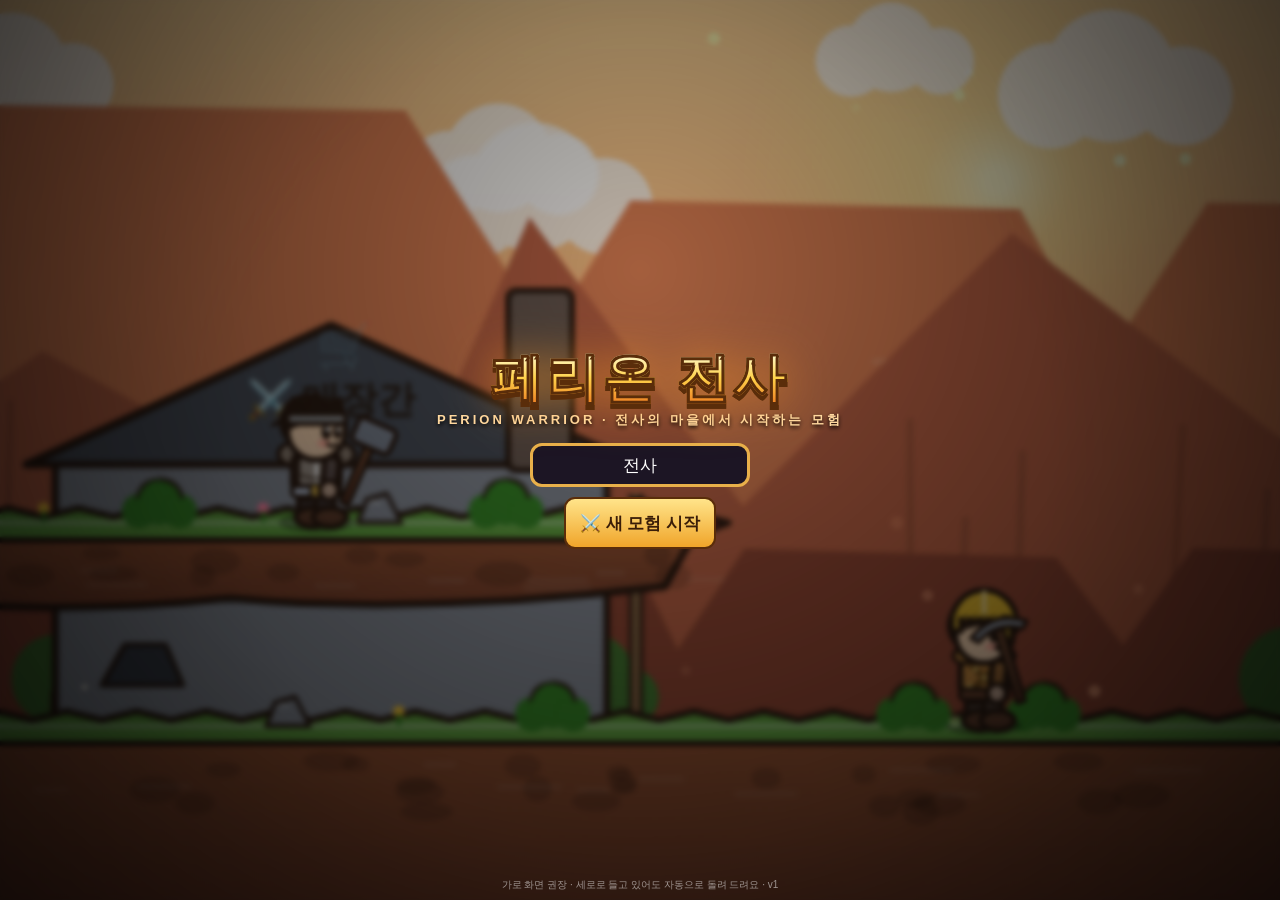
<file: perion-warrior/index.html>
<!DOCTYPE html>
<html lang="ko">
<head>
<meta charset="UTF-8">
<meta name="viewport" content="width=device-width, initial-scale=1, maximum-scale=1, user-scalable=no, viewport-fit=cover">
<meta name="apple-mobile-web-app-capable" content="yes">
<meta name="mobile-web-app-capable" content="yes">
<meta name="apple-mobile-web-app-status-bar-style" content="black-translucent">
<meta name="apple-mobile-web-app-title" content="페리온 전사">
<meta name="theme-color" content="#1a1220">
<link rel="manifest" href="manifest.json">
<link rel="icon" href="icon.svg" type="image/svg+xml">
<link rel="apple-touch-icon" href="icon.svg">
<title>페리온 전사</title>
<style>
:root{--sl:env(safe-area-inset-left);--sr:env(safe-area-inset-right);--sb:env(safe-area-inset-bottom);--gold:#f0b94a;--gold2:#ffe08a;--ink:#2b1c14;--panel:#2a2034;--panel2:#1c1524;--line:#e8b04a;--hp:#ff4d5e;--mp:#3e8bff;--exp:#ffd24a;--ok:#5fd68a;}
*{box-sizing:border-box;-webkit-tap-highlight-color:transparent;-webkit-touch-callout:none;user-select:none;-webkit-user-select:none}
html,body{margin:0;height:100%;background:#0d0a12;overflow:hidden;overscroll-behavior:none;touch-action:none;font-family:"Apple SD Gothic Neo","Malgun Gothic","Noto Sans KR",sans-serif;color:#fff}
#app{position:fixed;left:0;top:0;overflow:hidden;background:#000;transform-origin:0 0}
canvas#cv{position:absolute;inset:0;width:100%;height:100%;display:block}
.hidden{display:none!important}
/* ───── HUD ───── */
#hud{position:absolute;inset:0;pointer-events:none}
#stat{position:absolute;left:calc(8px + var(--sl));top:8px;width:210px;padding:6px 8px 7px;background:linear-gradient(#2a2034cc,#1c1524cc);border:2px solid #e8b04a99;border-radius:12px;box-shadow:0 3px 10px #0008}
#stat .row{display:flex;align-items:center;gap:6px;margin-bottom:3px}
#lvb{background:linear-gradient(#ffd96a,#e8932a);color:#3a1d08;font-weight:900;font-size:12px;padding:1px 7px;border-radius:9px;border:1.5px solid #5a2d0a;white-space:nowrap}
#nm{font-size:13px;font-weight:700;text-shadow:0 1px 2px #000;white-space:nowrap;overflow:hidden;text-overflow:ellipsis}
#mesob{margin-left:auto;font-size:11px;color:#ffe08a;white-space:nowrap}
.bar{position:relative;height:15px;border-radius:8px;background:#0008;border:1.5px solid #000a;overflow:hidden;margin-bottom:3px}
.bar i{position:absolute;left:0;top:0;bottom:0;width:100%;transition:width .18s}
.bar b{position:absolute;left:0;right:0;top:0;text-align:center;font-size:10.5px;line-height:14px;text-shadow:0 1px 2px #000,0 0 3px #000;font-weight:800}
#hpbar i{background:linear-gradient(#ff8a96,#e8283e)}
#mpbar i{background:linear-gradient(#7cb8ff,#2a62e0)}
#xpbar{height:10px;margin:0}
#xpbar i{background:linear-gradient(#fff29a,#e8a82a)}
#xpbar b{font-size:8.5px;line-height:9px}
#obj{position:absolute;left:50%;top:8px;transform:translateX(-50%);max-width:34%;min-width:150px;text-align:center;background:#1c1524cc;border:2px solid #e8b04a88;border-radius:12px;padding:5px 12px;font-size:12.5px;font-weight:700;line-height:1.3;box-shadow:0 3px 8px #0007}
#obj small{display:block;font-weight:500;color:#ffd98a;font-size:10.5px}
#obj.ready{border-color:#5fd68a;box-shadow:0 0 12px #5fd68a88}
#topbtns{position:absolute;right:calc(8px + var(--sr));top:8px;display:flex;gap:6px;pointer-events:auto}
.tb{width:44px;height:44px;border-radius:12px;border:2px solid #e8b04aaa;background:linear-gradient(#3a2d48dd,#221a2cdd);font-size:20px;color:#fff;display:flex;align-items:center;justify-content:center;position:relative;padding:0}
.tb:active{transform:scale(.94)}
.tb .dot{position:absolute;right:-3px;top:-3px;background:#ff4d5e;border-radius:9px;min-width:16px;height:16px;font-size:10px;font-weight:900;line-height:16px;text-align:center;border:1.5px solid #fff;display:none}
#mini{position:absolute;right:calc(8px + var(--sr));top:58px;width:130px;height:30px;border-radius:8px;background:#0007;border:1.5px solid #e8b04a77}
#minin{position:absolute;right:calc(8px + var(--sr));top:90px;font-size:10px;color:#ffe9b0;text-shadow:0 1px 2px #000;text-align:right;max-width:150px;line-height:1.2}
#log{position:absolute;left:calc(8px + var(--sl));top:84px;width:230px;font-size:11.5px;line-height:1.35;text-shadow:0 1px 2px #000,0 0 3px #000}
#log div{animation:fadeout 6s forwards;padding:1px 0}
#log .g{color:#ffe36a}#log .e{color:#b9ff8a}#log .i{color:#bfe2ff}#log .q{color:#ffb86a}
@keyframes fadeout{0%,70%{opacity:1}100%{opacity:0}}
#bossbar{position:absolute;left:50%;top:68px;transform:translateX(-50%);width:44%;display:none}
#bossbar .nm{text-align:center;font-weight:900;font-size:13px;text-shadow:0 2px 3px #000;margin-bottom:2px;color:#ffd0c0}
#bossbar .bar{height:16px;border-color:#000;border-width:2px}
#bossbar i{background:linear-gradient(#ff9a7a,#d6281e)}
#hint{position:absolute;left:50%;bottom:118px;transform:translateX(-50%);background:#fff;color:#2b1c14;font-weight:800;font-size:14px;padding:7px 14px;border-radius:16px;border:3px solid #e8932a;box-shadow:0 4px 12px #0009;display:none;animation:bob 1.1s ease-in-out infinite;text-align:center;max-width:46%}
@keyframes bob{50%{transform:translate(-50%,-5px)}}
#banner{position:absolute;left:0;right:0;top:40%;text-align:center;pointer-events:none;opacity:0}
#banner h1{margin:0;font-size:34px;font-weight:900;letter-spacing:2px;color:#ffe36a;-webkit-text-stroke:2px #5a2d0a;text-shadow:0 4px 0 #5a2d0a,0 0 22px #ffb83a}
#banner p{margin:4px 0 0;font-size:14px;font-weight:700;text-shadow:0 2px 3px #000}
#banner.show{animation:banner 2.8s ease forwards}
@keyframes banner{0%{opacity:0;transform:scale(.6)}12%{opacity:1;transform:scale(1.08)}20%{transform:scale(1)}80%{opacity:1}100%{opacity:0;transform:translateY(-14px)}}
#mapname{position:absolute;left:50%;top:26%;transform:translateX(-50%);text-align:center;opacity:0;pointer-events:none}
#mapname.show{animation:mapn 3s ease forwards}
#mapname h2{margin:0;font-size:26px;font-weight:900;color:#fff;text-shadow:0 2px 6px #000,0 0 14px #000;letter-spacing:2px}
#mapname p{margin:2px 0 0;font-size:13px;color:#ffd98a;text-shadow:0 2px 4px #000}
@keyframes mapn{0%{opacity:0;letter-spacing:10px}15%{opacity:1;letter-spacing:2px}75%{opacity:1}100%{opacity:0}}
#fade{position:absolute;inset:0;background:#000;opacity:0;pointer-events:none;transition:opacity .25s}
/* ───── 조작 ───── */
#ctl{position:absolute;inset:0;pointer-events:none}
#pad{position:absolute;left:calc(26px + var(--sl) + var(--px,0px));bottom:calc(22px + var(--sb) + var(--py,0px));width:204px;height:132px;pointer-events:auto;touch-action:none}
#pad .k{position:absolute;width:64px;height:64px;border-radius:18px;background:linear-gradient(#ffffff30,#ffffff10);border:2.5px solid #ffffffaa;color:#fff;font-size:26px;display:flex;align-items:center;justify-content:center;text-shadow:0 2px 3px #000;backdrop-filter:blur(2px)}
#pad .k.on{background:linear-gradient(#ffd96a,#e8932a);color:#3a1d08;transform:scale(.94)}
#pad [data-k=up]{left:70px;top:0}#pad [data-k=left]{left:0;top:66px}#pad [data-k=down]{left:70px;top:66px}#pad [data-k=right]{left:140px;top:66px}
.rb{position:absolute;border-radius:50%;border:3px solid #fff;color:#fff;display:flex;align-items:center;justify-content:center;pointer-events:auto;touch-action:none;text-shadow:0 2px 3px #000;overflow:hidden;padding:0}
.rb .ic{font-size:inherit;position:relative;z-index:1}
.rb.on{transform:scale(.92);filter:brightness(1.25)}
#bAtk{right:calc(16px + var(--sr) + var(--bx,0px));bottom:calc(14px + var(--sb) + var(--by,0px));width:88px;height:88px;font-size:38px;background:radial-gradient(circle at 35% 30%,#ff9a5a,#d6341e);border-color:#ffe0c0;box-shadow:0 4px 12px #0008,inset 0 -6px 10px #7a1408aa}
#bJump{right:calc(116px + var(--sr) + var(--bx,0px));bottom:calc(14px + var(--sb) + var(--by,0px));width:68px;height:68px;font-size:28px;background:radial-gradient(circle at 35% 30%,#7ad0ff,#2a7ae0);border-color:#d6efff;box-shadow:0 4px 10px #0008,inset 0 -5px 8px #0a3a7aaa}
#skills{position:absolute;right:calc(14px + var(--sr) + var(--bx,0px));bottom:calc(110px + var(--sb) + var(--by,0px));width:190px;display:flex;flex-direction:row-reverse;flex-wrap:wrap;gap:6px;pointer-events:none;justify-content:flex-start}
#skills .rb{position:relative;width:54px;height:54px;font-size:25px;background:radial-gradient(circle at 35% 30%,#8a78c8,#3a2a78);border-color:#e0d6ff;box-shadow:0 3px 8px #0008}
#skills .rb.buff{background:radial-gradient(circle at 35% 30%,#6ad0a0,#1a7a52)}
#skills .rb .cd{position:absolute;left:0;right:0;bottom:0;height:0;background:#000b;z-index:2}
#skills .rb .mp{position:absolute;bottom:1px;left:0;right:0;text-align:center;font-size:9px;font-weight:900;z-index:3;color:#9fd0ff;text-shadow:0 1px 2px #000}
#skills .rb.nomp{filter:grayscale(.8) brightness(.7)}
#skills .rb .act{position:absolute;inset:0;border-radius:50%;box-shadow:inset 0 0 0 3px #ffe36a;z-index:3;display:none}
#pots{position:absolute;right:calc(108px + var(--sr));top:8px;display:flex;flex-direction:row;gap:6px;pointer-events:none}
#pots .rb{position:relative;width:50px;height:50px;font-size:19px;flex-direction:column;gap:0;line-height:1;background:radial-gradient(circle at 35% 30%,#4a3a5c,#221a2c);border-color:#e8b04acc}
#pots .rb b{position:static;margin-top:1px;font-size:15px;font-weight:900;color:#ffe36a;text-shadow:0 1px 2px #000,0 0 3px #000,0 0 3px #000;z-index:3}
#pots .rb.empty b{color:#ff6a6a}#pots .rb.empty{filter:grayscale(.6) brightness(.8)}
#pots .rb.hp{border-color:#ff7a8a}#pots .rb.mp{border-color:#7ab4ff}
#bCtx{position:absolute;left:50%;bottom:calc(16px + var(--sb));transform:translateX(-50%);min-width:130px;height:52px;border-radius:26px;padding:0 20px;font-size:16px;font-weight:900;color:#3a1d08;background:linear-gradient(#fff2a8,#f0a52a);border:3px solid #5a2d0a;box-shadow:0 4px 12px #0009;pointer-events:auto;display:none;animation:pulse 1s ease-in-out infinite;text-shadow:0 1px 0 #fff8}
@keyframes pulse{50%{transform:translateX(-50%) scale(1.07)}}
/* ───── 패널 ───── */
#modal{position:absolute;inset:0;background:#000a;display:none;align-items:center;justify-content:center;z-index:50;pointer-events:auto;touch-action:pan-y}
#modal.on{display:flex}
.panel{background:linear-gradient(#352a44,#201829);border:3px solid var(--line);border-radius:16px;box-shadow:0 4px 14px #000b;position:relative;max-height:94%;display:flex;flex-direction:column}
.panel h3{margin:0;padding:8px 14px;font-size:15px;background:linear-gradient(#f0b94a,#c07a1a);color:#3a1d08;border-radius:12px 12px 0 0;display:flex;align-items:center;justify-content:space-between}
.x{background:#00000033;border:2px solid #3a1d08;border-radius:8px;width:30px;height:30px;font-size:15px;color:#3a1d08;font-weight:900;padding:0}
.btn{border:2.5px solid #5a2d0a;background:linear-gradient(#ffe48a,#f0a52a);color:#3a1d08;font-weight:900;border-radius:11px;padding:0 14px;min-height:44px;font-size:14px;font-family:inherit}
.btn:active{transform:scale(.96);filter:brightness(.92)}
.btn.sm{min-height:34px;padding:0 10px;font-size:12.5px;border-radius:9px}
.btn.green{background:linear-gradient(#a8f0b8,#3aa85a);border-color:#0a4a20}
.btn.red{background:linear-gradient(#ffb0a8,#d6483a);border-color:#5a0a08}
.btn.gray{background:linear-gradient(#d0d0dc,#8a8a9e);border-color:#2a2a3a;color:#222}
.btn[disabled]{filter:grayscale(1) brightness(.7);pointer-events:none}
#menu{width:min(94%,720px);height:min(94%,350px)}
#menu .body{display:flex;flex:1;min-height:0}
#tabs{width:84px;display:flex;flex-direction:column;gap:4px;padding:8px 6px;background:#150f1c;border-radius:0 0 0 14px;overflow:auto}
#tabs button{border:2px solid #4a3a5c;background:#2a2034;color:#d8c8f0;border-radius:10px;font-size:12px;font-weight:800;padding:8px 2px;min-height:44px;position:relative;font-family:inherit}
#tabs button.on{background:linear-gradient(#ffe48a,#f0a52a);color:#3a1d08;border-color:#5a2d0a}
#tabs .badge{position:absolute;right:2px;top:2px;background:#ff4d5e;color:#fff;border-radius:8px;font-size:9px;min-width:15px;height:15px;line-height:15px}
#tcont{flex:1;overflow-y:auto;overflow-x:hidden;padding:10px 12px;-webkit-overflow-scrolling:touch;touch-action:pan-y;overscroll-behavior:contain}
.grid{display:grid;grid-template-columns:repeat(auto-fill,minmax(58px,1fr));gap:7px}
.slot{aspect-ratio:1;border-radius:11px;background:linear-gradient(#4a3c5c,#2a2036);border:2px solid #6a5a80;position:relative;display:flex;align-items:center;justify-content:center;font-size:26px;min-height:54px;padding:0;color:#fff}
.slot.eq{border-color:#ffd24a;box-shadow:inset 0 0 8px #ffd24a66}
.slot.sel{border-color:#5fd68a;box-shadow:0 0 10px #5fd68a}
.slot .ii{width:84%;height:84%;pointer-events:none;object-fit:contain}
.ii.mini{width:26px;height:26px;vertical-align:middle}
.slot .en{position:absolute;right:3px;top:1px;font-size:10px;font-weight:900;color:#7aff9a;text-shadow:0 1px 2px #000,0 0 3px #000}
.slot small{position:absolute;right:3px;bottom:1px;font-size:11px;font-weight:900;text-shadow:0 1px 2px #000,0 0 3px #000}
.slot .lv{position:absolute;left:3px;top:1px;font-size:9px;font-weight:900;color:#ffe08a;text-shadow:0 1px 2px #000}
.slot .lv.bad{color:#ff7a8a}
.slot.off{filter:grayscale(.85) brightness(.7)}
.slot .offt{position:absolute;left:0;right:0;bottom:13px;text-align:center;font-size:10px;color:#ff6a6a;font-weight:900;text-shadow:0 1px 2px #000,0 0 3px #000;line-height:1}
.slot .up{position:absolute;left:3px;top:1px;color:#7aff9a;font-size:12px;font-weight:900;text-shadow:0 1px 2px #000,0 0 3px #000;line-height:1}
.slot.empty{opacity:.45;font-size:11px;color:#b8a8d0}
.eqrow{display:grid;grid-template-columns:repeat(5,1fr);gap:7px;margin-bottom:8px}
.eqrow .slot{aspect-ratio:auto;height:46px;min-height:46px;font-size:22px}
.eqrow .c{text-align:center;font-size:10px;color:#cdbbe8}
.card{background:#150f1c;border:2px solid #4a3a5c;border-radius:12px;padding:9px 11px;margin-bottom:8px;font-size:12.5px;line-height:1.45}
.card b{color:#ffe08a}
.card .nm{font-size:14px;font-weight:900}
.row2{display:flex;gap:8px;align-items:center}
.sk{display:flex;gap:10px;align-items:center;background:#150f1c;border:2px solid #4a3a5c;border-radius:12px;padding:8px 10px;margin-bottom:7px}
.sk .ic{width:46px;height:46px;border-radius:12px;background:radial-gradient(circle at 35% 30%,#8a78c8,#3a2a78);border:2px solid #e0d6ff;display:flex;align-items:center;justify-content:center;font-size:24px;flex:none}
.sk.lock{opacity:.5}
.sk .t{flex:1;font-size:12px;line-height:1.35}.sk .t b{font-size:13.5px}
.st{display:flex;align-items:center;gap:8px;background:#150f1c;border:2px solid #4a3a5c;border-radius:10px;padding:5px 10px;margin-bottom:6px;font-size:13px}
.st span{flex:1}.st b{color:#ffe08a;min-width:36px;text-align:right}
.tog{display:flex;align-items:center;justify-content:space-between;background:#150f1c;border:2px solid #4a3a5c;border-radius:12px;padding:8px 12px;margin-bottom:7px;font-size:13px;min-height:44px}
.sw{width:50px;height:28px;border-radius:14px;background:#555;position:relative;border:2px solid #000;flex:none}
.sw::after{content:"";position:absolute;left:2px;top:2px;width:20px;height:20px;border-radius:50%;background:#fff;transition:.15s}
.sw.on{background:#3aa85a}.sw.on::after{left:24px}
.qrow{border-left:5px solid #ffb83a}.qrow.ready{border-left-color:#5fd68a}.qrow.done{border-left-color:#777;opacity:.6}
.pbar{height:8px;border-radius:4px;background:#0008;overflow:hidden;margin-top:3px}.pbar i{display:block;height:100%;background:linear-gradient(#a8f0b8,#3aa85a)}
/* NPC 대화 */
#dlg{width:min(96%,700px);max-height:96%}
#dlg .body{display:flex;gap:12px;padding:12px;min-height:0;overflow:auto}
#dlg canvas{width:84px;height:100px;flex:none;background:radial-gradient(circle,#5a4a6e,#2a2036);border-radius:12px;border:2px solid #6a5a80}
#dlg .txt{flex:1;font-size:13.5px;line-height:1.55;white-space:pre-wrap}
#dlg .txt b{color:#ffe08a}
#dlg .opts{display:flex;flex-direction:column;gap:6px;margin-top:10px}
#shop{width:min(96%,760px);height:min(96%,350px)}
#shop .body{display:flex;flex-direction:column;flex:1;min-height:0}
#shop .tabs2{display:flex;gap:6px;padding:8px 10px 0}
#shop .list{flex:1;overflow-y:auto;overflow-x:hidden;padding:8px 10px;-webkit-overflow-scrolling:touch;touch-action:pan-y;overscroll-behavior:contain;min-height:0}
.it{display:flex;align-items:center;gap:9px;background:#150f1c;border:2px solid #4a3a5c;border-radius:12px;padding:6px 9px;margin-bottom:6px}
.it .slot{width:46px;height:46px;min-height:46px;flex:none;font-size:22px}
.it .t{flex:1;font-size:12px;line-height:1.35}.it .t b{font-size:13px}
.price{color:#ffe08a;font-weight:900;font-size:12.5px;white-space:nowrap}
#death{width:min(80%,380px);text-align:center;padding:18px}
#death h2{margin:0 0 6px;font-size:22px;color:#ff8a8a}
/* 주문서 연출 */
#enhp{width:min(94%,540px)}
#enhp .stage{position:relative;height:170px;display:flex;align-items:center;justify-content:center;background:radial-gradient(circle at 50% 55%,#5a4678,#1c1524 75%);overflow:hidden;border-bottom:2px solid #00000066}
#enhp .gear{width:112px;height:112px;position:relative;z-index:2;filter:drop-shadow(0 4px 6px #000a)}
#enhp .glow{position:absolute;left:50%;top:50%;width:190px;height:190px;margin:-95px 0 0 -95px;border-radius:50%;background:radial-gradient(circle,#ffe36acc,#ffb83a44 45%,transparent 70%);opacity:0;z-index:1}
#enhp .scr{position:absolute;left:50%;top:50%;width:84px;height:84px;margin:-42px 0 0 -42px;z-index:3;opacity:0;animation:scrIn .8s ease-in forwards}
@keyframes scrIn{0%{opacity:0;transform:translate(-150px,-80px) rotate(-40deg) scale(1.5)}25%{opacity:1}75%{opacity:1;transform:translate(10px,10px) rotate(12deg) scale(1)}100%{opacity:0;transform:translate(0,6px) rotate(0) scale(.45)}}
#enhp .stage.busy .gear{animation:enhShake .11s linear infinite .8s}
#enhp .stage.busy .glow{animation:enhPulse .55s ease-in-out infinite .8s}
@keyframes enhShake{0%{transform:translate(0,0) rotate(0)}25%{transform:translate(-3px,1px) rotate(-2deg)}50%{transform:translate(2px,-2px) rotate(2deg)}75%{transform:translate(-2px,-1px) rotate(-1deg)}100%{transform:translate(0,0)}}
@keyframes enhPulse{0%,100%{opacity:.15;transform:scale(.8)}50%{opacity:.95;transform:scale(1.25)}}
#enhp .stage.ok .gear{animation:enhPop .6s ease-out}
#enhp .stage.ok .glow{opacity:1;animation:enhGlow 1.2s ease-out forwards}
@keyframes enhPop{0%{transform:scale(.9)}40%{transform:scale(1.3)}100%{transform:scale(1.05)}}
@keyframes enhGlow{0%{transform:scale(.5);opacity:1}100%{transform:scale(1.6);opacity:.35}}
#enhp .stage.fail .gear{animation:enhShake .08s 6;filter:grayscale(1) brightness(.55) drop-shadow(0 4px 6px #000a)}
#enhp .stage.fail{background:radial-gradient(circle at 50% 55%,#3a3038,#120e16 75%)}
#enhp .flash{position:absolute;inset:0;background:#fff;opacity:0;pointer-events:none;z-index:5}
#enhp .flash.on{animation:enhFlash .7s ease-out}
@keyframes enhFlash{0%{opacity:.95}100%{opacity:0}}
#enhp .sp{position:absolute;left:50%;top:50%;width:7px;height:7px;border-radius:50%;z-index:4;animation:spk 1s ease-out forwards}
@keyframes spk{0%{transform:translate(0,0) scale(1);opacity:1}100%{transform:translate(var(--dx),var(--dy)) scale(.2);opacity:0}}
#enhp .res{min-height:92px;padding:10px 14px;text-align:center;font-size:13px;line-height:1.5}
#enhp .res .big{font-size:25px;font-weight:900;letter-spacing:1px;margin-bottom:2px}
#enhp .res .big.ok{color:#fff27a;-webkit-text-stroke:1.5px #8a4a08;text-shadow:0 3px 0 #8a4a08,0 0 16px #ffc93a}
#enhp .res .big.bad{color:#b8b8c8;text-shadow:0 2px 0 #000}
#enhp .res .dots::after{content:"";animation:dots 1.2s steps(4) infinite}
@keyframes dots{0%{content:""}25%{content:"."}50%{content:".."}75%{content:"..."}}
#enhp .btns{display:flex;gap:8px;justify-content:center;padding:0 12px 12px}
/* 타이틀 */
#title{position:absolute;inset:0;z-index:60;display:flex;flex-direction:column;align-items:center;justify-content:center;background:radial-gradient(ellipse at 50% 30%,#0004,#000c);-webkit-backdrop-filter:blur(2.5px) saturate(1.1);backdrop-filter:blur(2.5px) saturate(1.1);pointer-events:auto}
#title .logo{font-size:52px;font-weight:900;color:#ffe36a;background:linear-gradient(#fff6c0 10%,#ffd24a 50%,#f08a28 92%);-webkit-background-clip:text;background-clip:text;-webkit-text-fill-color:transparent;-webkit-text-stroke:3px #5a2d0a;paint-order:stroke fill;filter:drop-shadow(0 5px 0 #5a2d0a) drop-shadow(0 0 22px #ff9a2a88);letter-spacing:4px;line-height:1.05}
#title .sub{margin:6px 0 14px;font-size:13px;font-weight:800;color:#ffd9a0;text-shadow:0 2px 4px #000;letter-spacing:3px}
#title input{width:220px;height:44px;border-radius:12px;border:3px solid #e8b04a;background:#1c1524;color:#fff;font-size:17px;text-align:center;font-family:inherit;margin-bottom:10px;user-select:text;-webkit-user-select:text}
#title .btns{display:flex;gap:10px}
#title .btn{min-width:150px;min-height:52px;font-size:17px}
#title .ver{position:absolute;bottom:8px;font-size:10px;color:#fff8;text-align:center;width:100%}
/* 레벨업 */
#lvup{position:absolute;left:50%;top:44%;transform:translate(-50%,-50%);text-align:center;pointer-events:none;opacity:0}
#lvup.show{animation:lvup 2.6s ease forwards}
#lvup h1{margin:0;font-size:52px;font-weight:900;color:#fff7a8;-webkit-text-stroke:3px #b8600a;text-shadow:0 5px 0 #7a3a08,0 0 30px #ffd24a}
#lvup p{margin:2px 0 0;font-size:15px;font-weight:800;text-shadow:0 2px 4px #000;color:#fff}
@keyframes lvup{0%{opacity:0;transform:translate(-50%,-30%) scale(.4)}14%{opacity:1;transform:translate(-50%,-50%) scale(1.15)}24%{transform:translate(-50%,-50%) scale(1)}75%{opacity:1}100%{opacity:0;transform:translate(-50%,-90%)}}
@media (max-height:340px){#stat{width:180px;transform:scale(.9);transform-origin:0 0}}
</style>
</head>
<body>
<div id="app">
  <canvas id="cv"></canvas>
  <div id="hud" class="hidden">
    <div id="stat">
      <div class="row"><span id="lvb">Lv.1</span><span id="nm">전사</span><span id="mesob">💰 0</span></div>
      <div class="bar" id="hpbar"><i></i><b>HP</b></div>
      <div class="bar" id="mpbar"><i></i><b>MP</b></div>
      <div class="bar" id="xpbar"><i></i><b>EXP</b></div>
    </div>
    <div id="obj">📌</div>
    <div id="topbtns">
      <button class="tb" id="bChat" style="display:none">💬</button>
      <button class="tb" id="bStat">📊</button>
      <button class="tb" id="bMenu">🎒<span class="dot" id="dotMenu"></span></button>
    </div>
    <canvas id="mini" width="260" height="60"></canvas>
    <div id="minin"></div>
    <div id="log"></div>
    <div id="bossbar"><div class="nm"></div><div class="bar"><i></i></div></div>
    <div id="hint"></div>
    <div id="mapname"><h2></h2><p></p></div>
    <div id="banner"><h1></h1><p></p></div>
    <div id="lvup"><h1>LEVEL UP!</h1><p></p></div>
  </div>
  <div id="ctl" class="hidden">
    <div id="pad"><div class="k" data-k="up">▲</div><div class="k" data-k="left">◀</div><div class="k" data-k="down">▼</div><div class="k" data-k="right">▶</div></div>
    <div id="skills"></div>
    <div id="pots"><button class="rb hp" id="bHp"><span class="ic">❤️</span><b>0</b></button><button class="rb mp" id="bMp"><span class="ic">💧</span><b>0</b></button></div>
    <button class="rb" id="bJump"><span class="ic">⤴</span></button>
    <button class="rb" id="bAtk"><span class="ic">⚔️</span></button>
    <button id="bCtx">💬 대화</button>
  </div>
  <div id="fade"></div>
  <div id="modal"></div>
  <div id="title">
    <div class="logo">페리온 전사</div>
    <div class="sub">PERION WARRIOR · 전사의 마을에서 시작하는 모험</div>
    <input id="nameIn" maxlength="8" value="전사" autocomplete="off" aria-label="이름">
    <div class="btns"><button class="btn" id="bNew">⚔️ 새 모험 시작</button><button class="btn green" id="bCont">▶ 이어하기</button></div>
    <div class="ver">가로 화면 권장 · 세로로 들고 있어도 자동으로 돌려 드려요 · v1</div>
  </div>
</div>
<script>
// 자동 업데이트 확인: version.txt(캐시 안 씀)와 이 페이지의 빌드가 다르면 새 주소로 다시 열어 최신 파일을 받는다 (홈화면 앱 캐시 대응)
(function () { try { var B = '20261125zzzl'; if (!window.fetch) return; fetch('version.txt?t=' + Date.now(), { cache: 'no-store' }).then(function (r) { return r.text(); }).then(function (t) { t = (t || '').trim(); if (/^\d+[a-z]*$/.test(t) && t !== B) { var k = 'pw.upd.' + t; if (sessionStorage.getItem(k)) return; sessionStorage.setItem(k, '1'); location.replace(location.pathname + '?r=' + t); } }).catch(function () {}); } catch (e) {} })();
</script>
<script src="data.js?v=20261125zzzl"></script>
<script src="engine.js?v=20261125zzzl"></script>
<script src="art.js?v=20261125zzzl"></script>
<script src="vis.js?v=20261125zzzl"></script>
<script src="vis2.js?v=20261125zzzl"></script>
<script src="vis3.js?v=20261125zzzl"></script>
<script src="net.js?v=20261125zzzl"></script>
<script src="audio.js?v=20261125zzzl"></script>
<script src="game.js?v=20261125zzzl"></script>
</body>
</html>
</file>
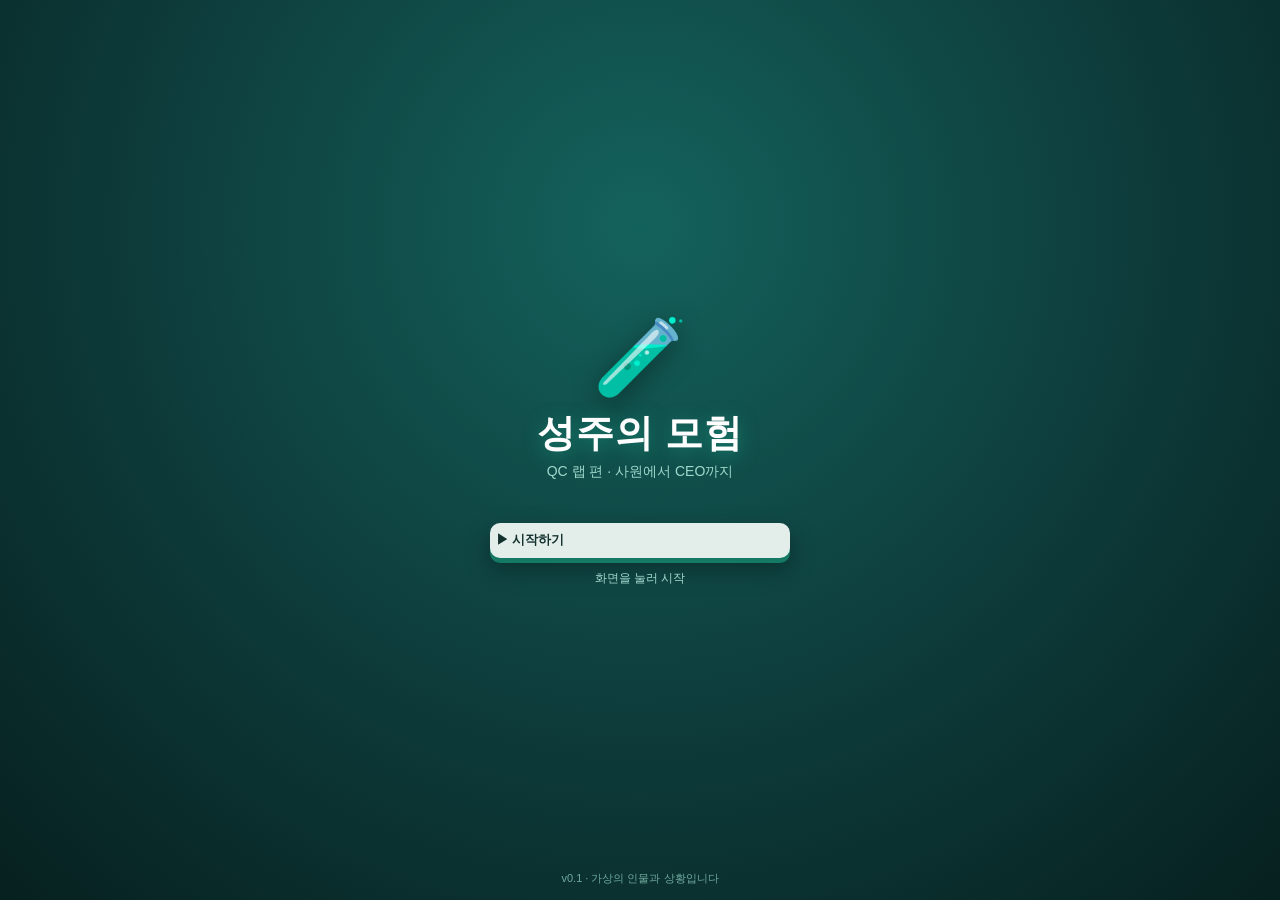
<file: qc-lab/index.html>
<!DOCTYPE html>
<html lang="ko">
<head>
<meta charset="UTF-8" />
<meta name="viewport" content="width=device-width, initial-scale=1.0, viewport-fit=cover" />
<meta name="theme-color" content="#0d3b3a" />
<title>성주의 모험 — QC 랩 편</title>
<link rel="manifest" href="manifest.webmanifest" />
<meta name="description" content="제약회사 QC 사원 성주가 사내 추리와 정치를 헤치며 CEO까지 오르는 이야기" />
<link rel="icon" href="icon.svg" type="image/svg+xml" />
<link rel="apple-touch-icon" href="apple-touch-icon.png" />
<meta name="apple-mobile-web-app-capable" content="yes" />
<meta name="apple-mobile-web-app-title" content="성주의 모험" />
<meta property="og:type" content="website" />
<meta property="og:title" content="성주의 모험 — QC 랩 편" />
<meta property="og:description" content="사내 추리와 정치로 QC 사원에서 CEO까지! 단서를 모아 범인을 찾아보세요." />
<meta property="og:image" content="https://wlsxotla-cpu.github.io/hyeongsik-adventure/qc-lab/icon-512.png" />
<meta name="twitter:card" content="summary" />
<style>
  html,body{margin:0;height:100%;background:#0d3b3a}
  .boot{position:fixed;inset:0;display:flex;flex-direction:column;align-items:center;justify-content:center;gap:10px;color:#9fd8cc;font-family:"Malgun Gothic","Apple SD Gothic Neo",sans-serif;background:radial-gradient(circle at 50% 25%,#14625c,#0d3b3a 55%,#06201f)}
  .boot b{font-size:56px;animation:bb 1.6s ease-in-out infinite}.boot span{font-size:13px}
  @keyframes bb{0%,100%{transform:translateY(0)}50%{transform:translateY(-8px)}}
</style>
  <script type="module" crossorigin src="./assets/index-CcKVAvRV.js"></script>
  <link rel="stylesheet" crossorigin href="./assets/index-B_QMPLQY.css">
</head>
<body>
<div id="root"><div class="boot"><b>🧪</b><span>불러오는 중…</span></div></div>
</body>
</html>
</file>
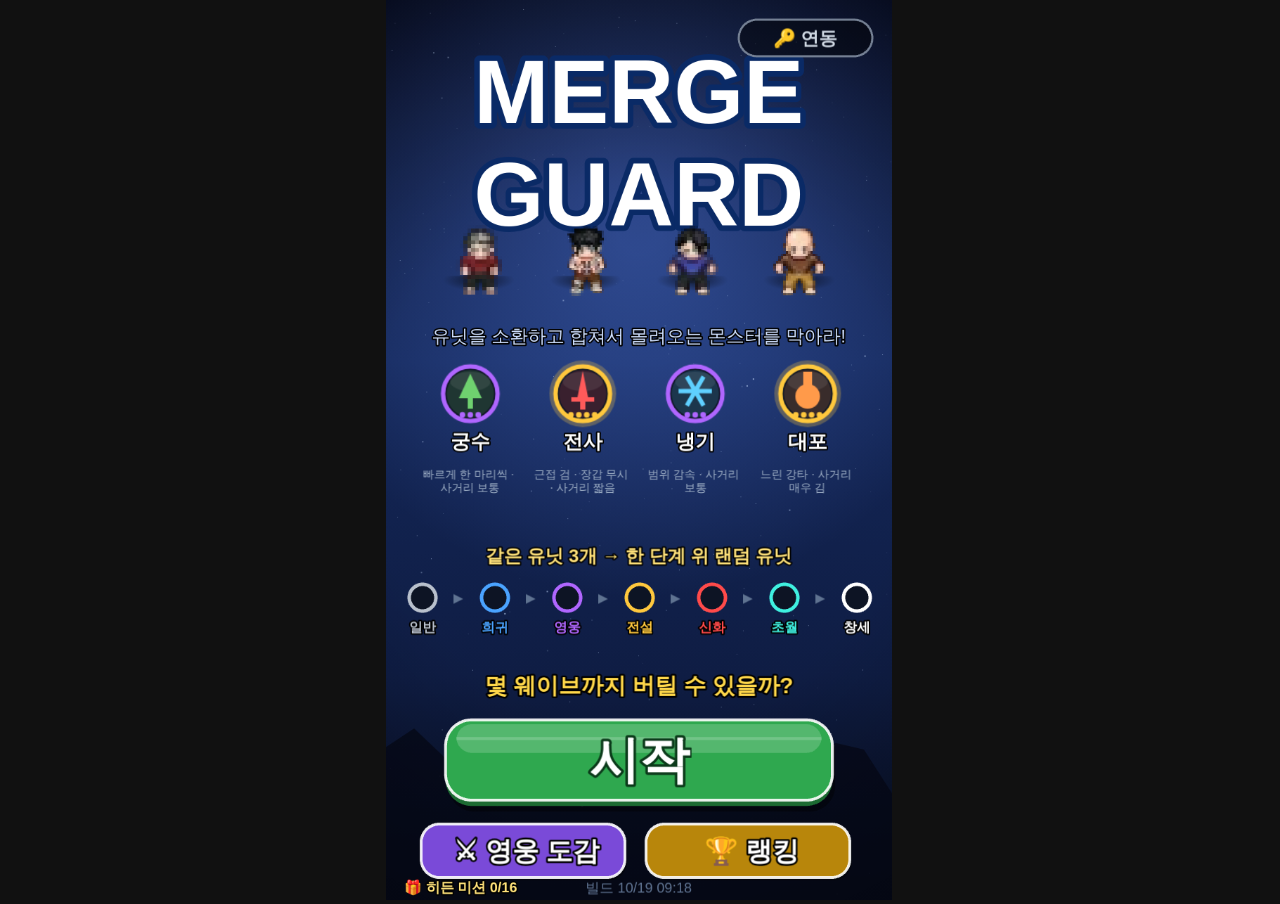
<file: random-defense/index.html>
<!doctype html>
<html lang="ko">
  <head>
    <meta charset="UTF-8" />
    <meta name="viewport" content="width=device-width, initial-scale=1.0, maximum-scale=1.0, user-scalable=no, viewport-fit=cover" />
    <meta name="mobile-web-app-capable" content="yes" />
    <title>Merge Guard</title>
    <meta name="theme-color" content="#0a1226" />
    <meta name="apple-mobile-web-app-capable" content="yes" />
    <meta name="apple-mobile-web-app-status-bar-style" content="black" />
    <meta name="apple-mobile-web-app-title" content="Merge Guard" />
    <link rel="manifest" href="manifest.webmanifest?v=1" />
    <link rel="icon" type="image/png" sizes="64x64" href="icons/favicon-64.png?v=1" />
    <link rel="apple-touch-icon" sizes="180x180" href="icons/apple-touch-icon.png?v=1" />
    <style>
      html, body { margin: 0; padding: 0; width: 100%; height: 100%; background: #111; overflow: hidden; touch-action: none; overscroll-behavior: none; user-select: none; -webkit-user-select: none; -webkit-touch-callout: none; }
      #game { width: 100%; height: 100%; padding: env(safe-area-inset-top) env(safe-area-inset-right) env(safe-area-inset-bottom) env(safe-area-inset-left); box-sizing: border-box; }
      canvas { touch-action: none; }
      #rotate-hint { display: none; position: fixed; inset: 0; z-index: 2000; background: #0a1226; color: #fff; flex-direction: column; align-items: center; justify-content: center; font-family: "Malgun Gothic", "Apple SD Gothic Neo", "Noto Sans KR", sans-serif; text-align: center; }
      #rotate-hint p { margin: 18px 0 0; font-size: 20px; font-weight: 700; }
      #rotate-hint .phone { width: 46px; height: 80px; border: 4px solid #ffd84a; border-radius: 10px; animation: rot 2.2s ease-in-out infinite; }
      @keyframes rot { 0%, 20% { transform: rotate(90deg); } 60%, 100% { transform: rotate(0deg); } }
      @media (orientation: landscape) and (max-height: 520px) { #rotate-hint { display: flex; } }
    </style>
    <script type="module" crossorigin src="./assets/index-CBkiCb4F.js"></script>
  </head>
  <body>
    <div id="game"></div>
    <div id="rotate-hint"><div class="phone"></div><p>화면을 세로로 돌려 주세요</p></div>
  </body>
</html>
</file>
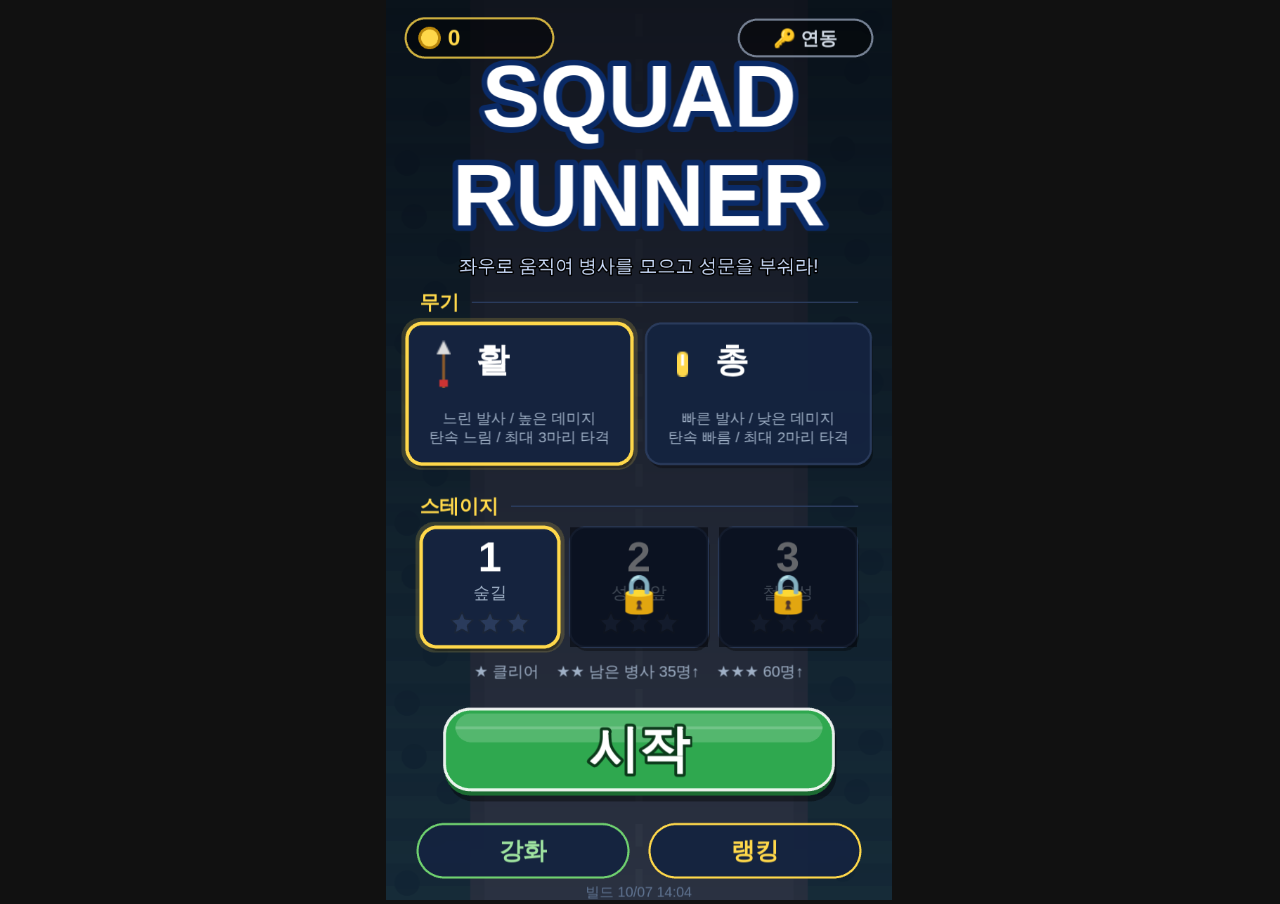
<file: squad-runner/index.html>
<!doctype html>
<html lang="ko">
  <head>
    <meta charset="UTF-8" />
    <meta name="viewport" content="width=device-width, initial-scale=1.0, maximum-scale=1.0, user-scalable=no, viewport-fit=cover" />
    <meta name="mobile-web-app-capable" content="yes" />
    <title>Squad Runner</title>
    <meta name="theme-color" content="#0a1226" />
    <meta name="apple-mobile-web-app-capable" content="yes" />
    <meta name="apple-mobile-web-app-status-bar-style" content="black" />
    <meta name="apple-mobile-web-app-title" content="Squad Runner" />
    <link rel="manifest" href="manifest.webmanifest?v=2" />
    <link rel="icon" type="image/png" sizes="64x64" href="icons/favicon-64.png?v=2" />
    <link rel="apple-touch-icon" sizes="180x180" href="icons/apple-touch-icon.png?v=2" />
    <style>
      html, body { margin: 0; padding: 0; width: 100%; height: 100%; background: #111; overflow: hidden; touch-action: none; overscroll-behavior: none; user-select: none; -webkit-user-select: none; -webkit-touch-callout: none; }
      #game { width: 100%; height: 100%; padding: env(safe-area-inset-top) env(safe-area-inset-right) env(safe-area-inset-bottom) env(safe-area-inset-left); box-sizing: border-box; }
      canvas { touch-action: none; }
      #rotate-hint { display: none; position: fixed; inset: 0; z-index: 2000; background: #0a1226; color: #fff; flex-direction: column; align-items: center; justify-content: center; font-family: "Malgun Gothic", "Apple SD Gothic Neo", "Noto Sans KR", sans-serif; text-align: center; }
      #rotate-hint p { margin: 18px 0 0; font-size: 20px; font-weight: 700; }
      #rotate-hint .phone { width: 46px; height: 80px; border: 4px solid #ffd84a; border-radius: 10px; animation: rot 2.2s ease-in-out infinite; }
      @keyframes rot { 0%, 20% { transform: rotate(90deg); } 60%, 100% { transform: rotate(0deg); } }
      /* 폰 가로 모드(높이가 낮은 가로 화면)에서만 표시 */
      @media (orientation: landscape) and (max-height: 520px) { #rotate-hint { display: flex; } }
    </style>
    <script type="module" crossorigin src="./assets/index-DCNv6wbA.js"></script>
  </head>
  <body>
    <div id="game"></div>
    <div id="rotate-hint">
      <div class="phone"></div>
      <p>화면을 세로로 돌려 주세요</p>
    </div>
  </body>
</html>
</file>
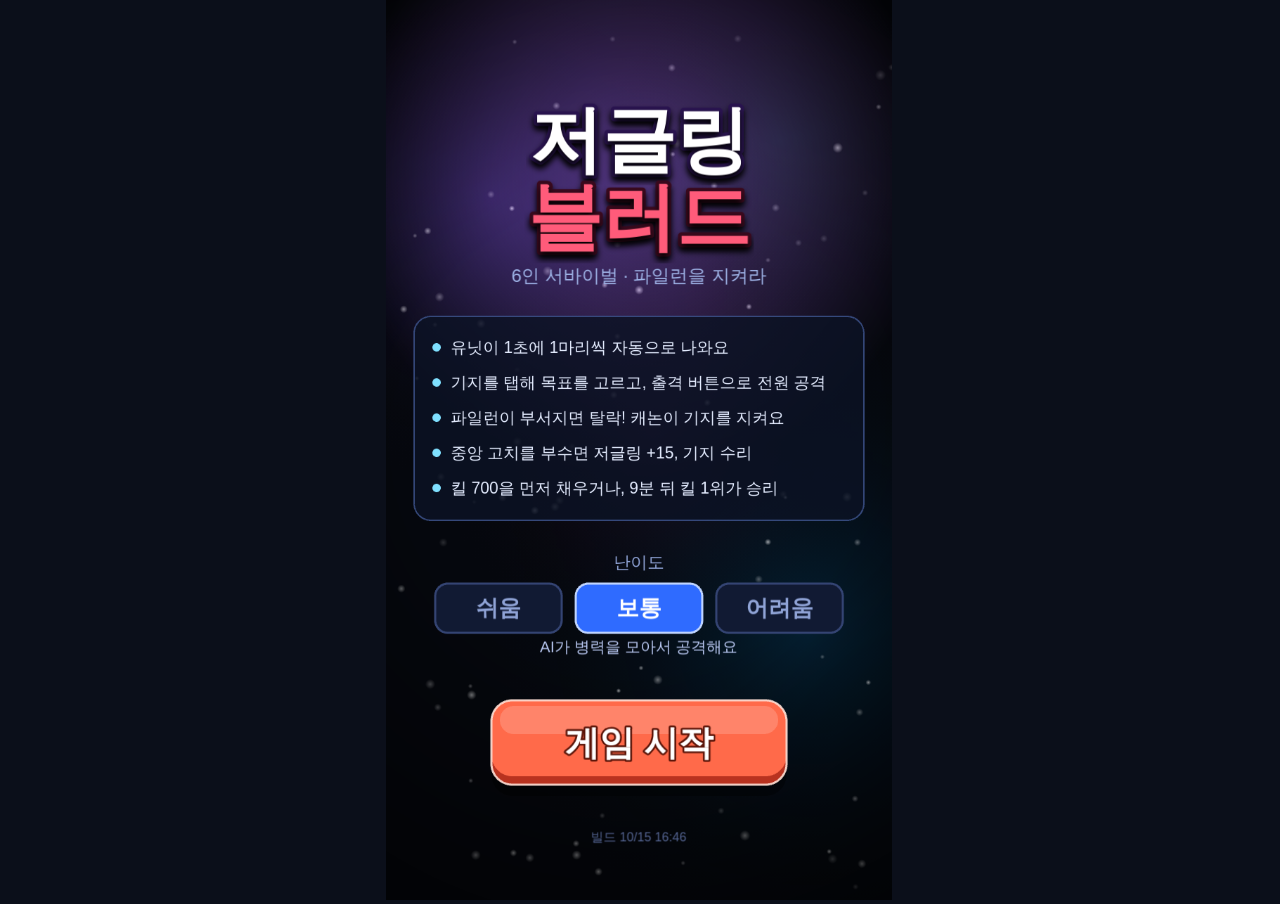
<file: zergling-blood/index.html>
<!doctype html>
<html lang="ko">
  <head>
    <meta charset="UTF-8" />
    <meta name="viewport" content="width=device-width, initial-scale=1.0, maximum-scale=1.0, user-scalable=no, viewport-fit=cover" />
    <meta name="mobile-web-app-capable" content="yes" />
    <meta name="apple-mobile-web-app-capable" content="yes" />
    <meta name="theme-color" content="#0b0f1a" />
    <title>저글링 블러드</title>
    <style>
      html, body { margin: 0; padding: 0; width: 100%; height: 100%; background: #0b0f1a; overflow: hidden; touch-action: none; overscroll-behavior: none; user-select: none; -webkit-user-select: none; -webkit-touch-callout: none; }
      #game { width: 100%; height: 100%; padding: env(safe-area-inset-top) env(safe-area-inset-right) env(safe-area-inset-bottom) env(safe-area-inset-left); box-sizing: border-box; }
      canvas { touch-action: none; }
    </style>
    <script type="module" crossorigin src="./assets/index-DErf7K8r.js"></script>
  </head>
  <body>
    <div id="game"></div>
  </body>
</html>
</file>
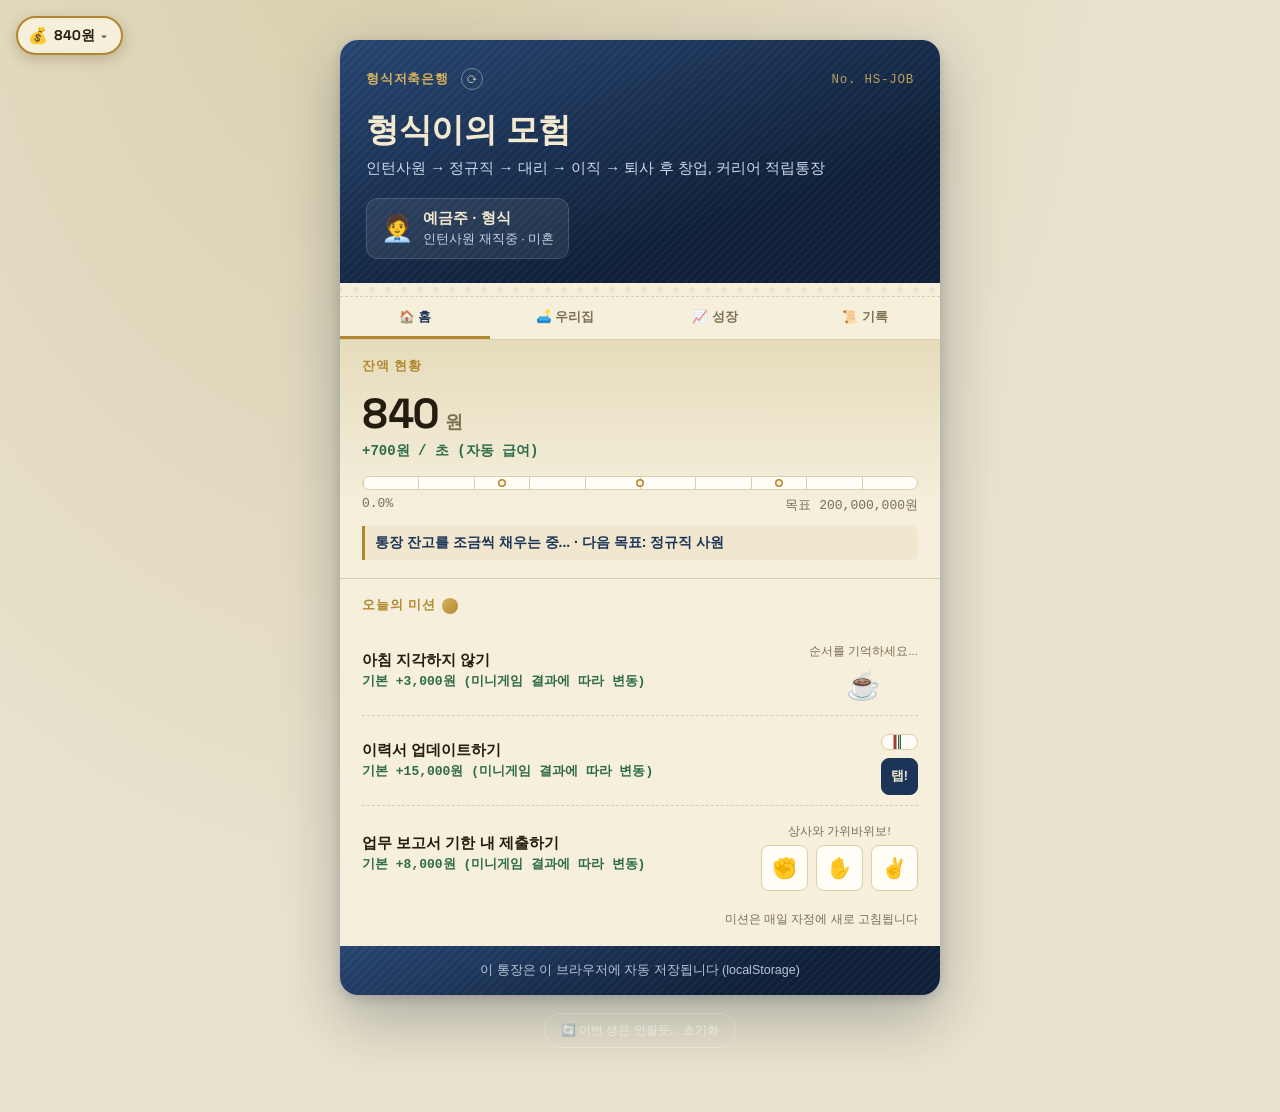
<file: 형식이의 모험-취업편/index.html>
<!DOCTYPE html>
<html lang="ko">
<head>
<meta charset="UTF-8">
<meta name="viewport" content="width=device-width, initial-scale=1.0">
<title>형식이의 모험 — 첫 출근부터 퇴사까지</title>
<link rel="manifest" href="manifest.json">
<meta name="theme-color" content="#0f2038">
<link rel="icon" href="assets/icons/icon-32.png" sizes="32x32">
<link rel="apple-touch-icon" href="assets/icons/icon-180.png">
<link rel="preconnect" href="https://fonts.googleapis.com">
<link rel="preconnect" href="https://fonts.gstatic.com" crossorigin>
<link href="https://fonts.googleapis.com/css2?family=Space+Grotesk:wght@500;700&display=swap" rel="stylesheet">
<style>
  :root{
    color-scheme: light dark;
    --ink-900:#0f2038;
    --ink-700:#1b3457;
    --ink-600:#274571;
    --paper:#f5efdc;
    --paper-line:#d9cead;
    --paper-shadow:#e6dcbc;
    --brass:#b1872f;
    --brass-light:#d9b45c;
    --ink-red:#a53a32;
    --ink-green:#2e6b48;
    --backdrop:#e9e2cd;
    --backdrop-2:#d8cfae;
    --text-on-paper:#241d0f;
    --text-sub:#7a6f52;
    --shadow: 0 24px 60px rgba(15,32,56,.28), 0 4px 12px rgba(15,32,56,.16);
  }
  @media (prefers-color-scheme: dark){
    :root{
      --backdrop:#0a1220;
      --backdrop-2:#050a12;
      --paper:#efe6cc;
      --paper-shadow:#ddd0a3;
      --text-sub:#7a6f52;
      --shadow: 0 24px 70px rgba(0,0,0,.6), 0 4px 16px rgba(0,0,0,.4);
    }
  }
  :root[data-theme="dark"]{
    --backdrop:#0a1220;
    --backdrop-2:#050a12;
    --paper:#efe6cc;
    --paper-shadow:#ddd0a3;
    --shadow: 0 24px 70px rgba(0,0,0,.6), 0 4px 16px rgba(0,0,0,.4);
  }
  :root[data-theme="light"]{
    --backdrop:#e9e2cd;
    --backdrop-2:#d8cfae;
    --paper:#f5efdc;
    --paper-shadow:#e6dcbc;
    --shadow: 0 24px 60px rgba(15,32,56,.28), 0 4px 12px rgba(15,32,56,.16);
  }

  /* ---- Stage theme colors: accent shifts as the career progresses ---- */
  :root[data-stage="1"]{ --brass:#4a6fa5; --brass-light:#7fa0d1; }
  :root[data-stage="2"]{ --brass:#2e8b6b; --brass-light:#5cbf9a; }
  :root[data-stage="3"]{ --brass:#6b4a9e; --brass-light:#a184c9; }
  :root[data-stage="4"]{ --brass:#c9852f; --brass-light:#e8b563; }
  :root{ transition: color .4s ease; }
  .book, .stage-stamp, .ledger-head, .gauge-fill, .lotto-btn{ transition: background .5s ease, border-color .5s ease, color .5s ease; }

  *{ box-sizing:border-box; }
  html,body{ margin:0; padding:0; }
  body{
    font-family:"Apple SD Gothic Neo","Malgun Gothic","Noto Sans KR",sans-serif;
    background:
      radial-gradient(ellipse at 30% -10%, var(--backdrop-2), transparent 60%),
      var(--backdrop);
    color:var(--text-on-paper);
    min-height:100vh;
    display:flex;
    flex-direction:column;
    align-items:center;
    padding:40px 16px 64px;
    touch-action:manipulation;
  }
  button{ touch-action:manipulation; transition:transform .1s ease; }
  button:active{ transform:scale(.94); }
  .mono{ font-family:"Space Grotesk", ui-monospace, "SFMono-Regular", Consolas, "Noto Sans Mono", monospace; font-variant-numeric: tabular-nums; }

  .book{
    width:100%; max-width:460px;
    border-radius:18px;
    overflow:hidden;
    box-shadow: var(--shadow);
    background:var(--paper);
  }

  /* ---- Cover ---- */
  .cover{
    position:relative;
    background:
      repeating-linear-gradient(135deg, rgba(255,255,255,.035) 0 2px, transparent 2px 6px),
      linear-gradient(160deg, var(--ink-600), var(--ink-900) 70%);
    color:#f2ead0;
    padding:28px 26px 24px;
  }
  .cover-top{
    display:flex; justify-content:space-between; align-items:baseline;
    font-size:11px; letter-spacing:.06em; color:var(--brass-light); margin-bottom:18px;
  }
  .bank-mark{ font-weight:700; }
  .passbook-no{ font-family: ui-monospace, Consolas, monospace; opacity:.85; }
  .refresh-btn{
    display:inline-flex; align-items:center; justify-content:center;
    width:22px; height:22px; border-radius:50%; margin-left:8px;
    background:none; border:1px solid rgba(245,239,220,.4); color:#f2ead0;
    font-size:12px; line-height:1; cursor:pointer; padding:0;
  }
  .refresh-btn:hover{ background:rgba(245,239,220,.15); }
  .refresh-btn:active{ transform:scale(.9); }
  .refresh-btn.spinning{ animation:spin .6s linear; }
  @keyframes spin{ to{ transform:rotate(360deg); } }
  @media (prefers-reduced-motion: reduce){ .refresh-btn.spinning{ animation:none; } }
  .title{
    margin:0 0 6px; font-size:28px; font-weight:800; letter-spacing:-.01em; text-wrap:balance;
  }
  .subtitle{ margin:0 0 20px; font-size:13px; color:#cdd8ea; }
  .holder-row{ display:flex; }
  .holder{
    display:flex; align-items:center; gap:10px;
    background:rgba(255,255,255,.08); border:1px solid rgba(255,255,255,.14);
    border-radius:12px; padding:10px 14px;
  }
  .holder-avatar{ font-size:26px; }
  .holder-name{ font-weight:700; font-size:13px; }
  .holder-sub{ font-size:11.5px; color:#c9d3e4; margin-top:2px; }

  .perforation{
    height:14px;
    background:var(--paper);
    background-image: radial-gradient(circle, var(--backdrop) 2.6px, transparent 2.7px);
    background-size: 16px 14px;
    background-position: 8px center;
    border-bottom:1px dashed var(--paper-line);
  }

  /* ---- Ledger sections ---- */
  .ledger{
    padding:18px 22px;
    border-bottom:1px solid var(--paper-line);
  }
  .ledger:last-of-type{ border-bottom:none; }
  .ledger-head{
    font-size:11px; font-weight:700; letter-spacing:.08em; color:var(--brass);
    text-transform:uppercase; margin-bottom:12px;
  }

  .balance-ledger{ background:linear-gradient(180deg, var(--paper-shadow), var(--paper) 70%); }
  .balance-row{ display:flex; align-items:baseline; gap:6px; }
  .balance-figure{ font-size:34px; font-weight:700; letter-spacing:-.01em; display:inline-block; }
  @keyframes pulseGain{
    0%{ transform:scale(1); text-shadow:none; }
    35%{ transform:scale(1.1); color:var(--ink-green); text-shadow:0 0 14px rgba(46,107,72,.55); }
    100%{ transform:scale(1); text-shadow:none; }
  }
  @keyframes pulseSpend{
    0%{ transform:scale(1); }
    35%{ transform:scale(.95); color:var(--ink-red); }
    100%{ transform:scale(1); }
  }
  .balance-figure.pulse-gain{ animation:pulseGain .55s ease; }
  .balance-figure.pulse-spend{ animation:pulseSpend .4s ease; }
  @media (prefers-reduced-motion: reduce){ .balance-figure.pulse-gain, .balance-figure.pulse-spend{ animation:none; } }
  .won{ font-size:16px; color:var(--text-sub); font-weight:600; }
  .income-row{ font-size:12px; color:var(--ink-green); font-weight:600; margin-top:2px; font-family: ui-monospace, Consolas, monospace; }

  .gauge{ margin-top:16px; }
  .gauge-track{
    position:relative; height:14px; border-radius:8px;
    background:repeating-linear-gradient(90deg, var(--paper-line) 0 1px, transparent 1px 10%);
    background-color:#fffdf5; border:1px solid var(--paper-line);
    overflow:hidden;
  }
  .gauge-fill{
    position:relative; height:100%; width:0%;
    background:linear-gradient(90deg, var(--brass), var(--brass-light));
    transition:width .5s ease, background .5s ease;
  }
  .gauge-fill::after{
    content:""; position:absolute; top:0; left:-40%; width:40%; height:100%;
    background:linear-gradient(90deg, transparent, rgba(255,255,255,.65), transparent);
    animation: gaugeShimmer 2.4s ease-in-out infinite;
  }
  @keyframes gaugeShimmer{ 0%{ left:-40%; } 100%{ left:110%; } }
  @media (prefers-reduced-motion: reduce){ .gauge-fill::after{ animation:none; } }
  .gauge-milestone{
    position:absolute; top:50%; width:5px; height:5px; border-radius:50%;
    background:var(--paper); transform:translate(-50%,-50%); z-index:2;
    box-shadow:0 0 0 1.5px var(--brass);
  }
  .gauge-labels{
    display:flex; justify-content:space-between; font-size:11px; color:var(--text-sub);
    margin-top:6px; font-family: ui-monospace, Consolas, monospace;
  }
  .stage-stamp{
    margin-top:12px; font-size:12.5px; font-weight:700; color:var(--ink-700);
    padding:8px 10px; border-left:3px solid var(--brass); background:rgba(177,135,47,.08);
    border-radius:0 6px 6px 0;
  }

  .offline-btn{
    width:100%; padding:14px; margin-bottom:4px; border-radius:10px; border:none;
    background:linear-gradient(135deg, var(--brass), var(--brass-light)); color:var(--ink-900);
    font-weight:800; font-size:14px; cursor:pointer; font-family:inherit;
    box-shadow:0 6px 14px rgba(177,135,47,.35);
  }
  .offline-btn:active{ transform:scale(.98); }

  /* ---- Tabs ---- */
  .tab-bar{
    position:sticky; top:0; z-index:20; display:flex;
    background:var(--paper); border-bottom:1px solid var(--paper-line);
  }
  .tab-btn{
    flex:1; padding:12px 4px 10px; border:none; background:none; cursor:pointer;
    font-family:inherit; font-size:12.5px; font-weight:700; color:var(--text-sub);
    border-bottom:3px solid transparent;
  }
  .tab-btn.active{ color:var(--ink-700); border-bottom-color:var(--brass); }
  .tab-panel{ display:none; }
  .tab-panel.active{ display:block; animation: tabFadeIn .28s ease; }
  @keyframes tabFadeIn{ from{ opacity:0; transform:translateY(6px); } to{ opacity:1; transform:translateY(0); } }
  @media (prefers-reduced-motion: reduce){ .tab-panel.active{ animation:none; } }

  /* ---- Mini room ---- */
  .room-box{
    position:relative; height:290px; border-radius:10px; overflow:hidden;
    border:1px solid var(--paper-line); transition:background 1s ease;
  }
  .room-box.tod-day{ background:linear-gradient(180deg, #bfe4ee 0%, #d8ecdf 55%, #d8ecdf 68%, #b9d9c4 68%, #b9d9c4 100%); }
  .room-box.tod-evening{ background:linear-gradient(180deg, #f2b98a 0%, #e8ceac 55%, #d9c9a3 68%, #b09a72 68%, #b09a72 100%); }
  .room-box.tod-night{
    background:linear-gradient(180deg, #101a30 0%, #16233d 55%, #182338 68%, #10182a 68%, #10182a 100%);
    background-image:
      radial-gradient(1.5px 1.5px at 12% 15%, #fff, transparent),
      radial-gradient(1.5px 1.5px at 30% 8%, #fff, transparent),
      radial-gradient(1px 1px at 50% 20%, #fff, transparent),
      radial-gradient(1.5px 1.5px at 68% 10%, #fff, transparent),
      radial-gradient(1px 1px at 85% 18%, #fff, transparent),
      linear-gradient(180deg, #101a30 0%, #16233d 55%, #182338 68%, #10182a 68%, #10182a 100%);
  }
  .room-window{
    position:absolute; top:4%; left:40%; width:60px; height:44px;
    border-radius:6px; border:4px solid #7a5a35; background:inherit; z-index:1;
    box-shadow:0 2px 6px rgba(0,0,0,.25);
  }
  .room-window::before, .room-window::after{
    content:""; position:absolute; background:#7a5a35;
  }
  .room-window::before{ left:50%; top:-4px; bottom:-4px; width:3px; transform:translateX(-50%); }
  .room-window::after{ top:50%; left:-4px; right:-4px; height:3px; transform:translateY(-50%); }
  .room-caption{ margin-top:8px; font-size:11.5px; color:var(--text-sub); text-align:center; }
  .furniture-piece{
    position:absolute; display:flex; flex-direction:column; align-items:center; gap:1px;
    filter:drop-shadow(0 2px 3px rgba(0,0,0,.2)); cursor:grab; touch-action:none; z-index:2;
    transform-origin:top left; user-select:none;
  }
  .furniture-piece.dragging{ cursor:grabbing; opacity:.85; z-index:5; filter:none; will-change:transform; }
  .furniture-piece svg, .furniture-piece img{
    display:block; pointer-events:none; width:100%; height:auto; border-radius:4px;
    -webkit-user-drag:none; user-select:none;
  }
  .furn-resize-handle{
    position:absolute; right:-6px; bottom:-6px; width:14px; height:14px; border-radius:50%;
    background:var(--brass); border:2px solid #fff; cursor:nwse-resize; touch-action:none;
  }
  .furniture-label{
    font-size:8px; font-weight:700; color:var(--ink-900);
    background:rgba(255,255,255,.72); padding:0 4px; border-radius:4px; white-space:nowrap;
  }
  .avatar{ position:absolute; bottom:8px; display:flex; flex-direction:column; align-items:center; }
  .avatar-head{ width:20px; height:20px; border-radius:50%; background:#f0c9a0; z-index:2; }
  .avatar-body{ width:28px; height:32px; border-radius:9px 9px 4px 4px; margin-top:-4px; }
  .avatar-player .avatar-body{ background:var(--ink-700); }
  .avatar-spouse .avatar-head{ position:relative; }
  .avatar-spouse .avatar-head::before{
    content:""; position:absolute; top:-5px; left:-3px; right:-3px; height:12px;
    background:#4a3324; border-radius:10px 10px 0 0;
  }
  .avatar-spouse .avatar-body{ background:var(--ink-red); border-radius:9px 9px 14px 14px; }
  .avatar-baby{ transform:scale(.6); bottom:6px; }
  .avatar-baby .avatar-body{ background:var(--brass); }
  .avatar-name{ font-size:9px; font-weight:700; color:var(--ink-900); margin-top:2px; background:rgba(255,255,255,.7); padding:0 4px; border-radius:4px; }

  .furn-item{ display:flex; align-items:center; gap:8px; padding:8px 0; border-bottom:1px dashed var(--paper-line); }
  .furn-item > div{ flex:1; min-width:0; }
  .furn-effect{ display:block; font-size:10.5px; color:var(--text-sub); margin-top:1px; }
  .furn-item:last-child{ border-bottom:none; }
  .furn-name{ font-size:13px; font-weight:700; }
  .furn-price{ font-size:11px; color:var(--text-sub); font-family: ui-monospace, Consolas, monospace; }

  .sync-desc{ font-size:12px; color:var(--text-sub); margin:0 0 8px; }
  .sync-btns{ display:flex; gap:8px; margin-top:8px; }
  .sync-btns .buy-btn{ flex:1; padding:9px; }
  .sync-new-btn{
    display:block; margin:10px auto 0; padding:8px 16px; border-radius:20px; cursor:pointer;
    background:none; color:var(--text-sub); border:1px solid var(--paper-line); font-family:inherit; font-size:12px;
  }
  .sync-status{ font-size:11.5px; color:var(--text-sub); margin-top:8px; text-align:center; min-height:1.4em; }

  .name-input{
    width:100%; padding:11px 12px; margin-top:8px; border-radius:8px; border:1px solid var(--paper-line);
    background:#fffdf5; color:var(--text-on-paper); font-family:inherit; font-size:14px; text-align:center;
  }

  .choice-btn{
    display:block; width:100%; margin-top:10px; padding:13px; border-radius:9px;
    border:1px solid var(--ink-700); background:var(--ink-700); color:#f2ead0;
    font-weight:700; font-size:13.5px; cursor:pointer; font-family:inherit;
  }
  .choice-btn.secondary{ background:transparent; color:var(--ink-700); }

  /* ---- Daily missions ---- */
  .mission-item{
    display:flex; align-items:center; justify-content:space-between; gap:10px;
    padding:10px 0; border-bottom:1px dashed var(--paper-line);
  }
  .mission-item:last-child{ border-bottom:none; }
  .mission-body{ min-width:0; }
  .mission-text{ font-size:13px; font-weight:700; }
  .mission-text.done{ text-decoration:line-through; color:var(--text-sub); }
  .mission-reward{ font-size:11.5px; color:var(--ink-green); font-weight:700; font-family: ui-monospace, Consolas, monospace; margin-top:2px; }
  .mission-btn{
    flex:0 0 auto; padding:8px 14px; border-radius:8px; border:1px solid var(--ink-700);
    background:var(--ink-700); color:#f2ead0; font-weight:700; font-size:12px; cursor:pointer;
    font-family:inherit; white-space:nowrap;
  }
  .mission-btn:disabled{ background:transparent; color:var(--text-sub); border-color:var(--paper-line); cursor:not-allowed; }
  .mission-reset-note{ font-size:10.5px; color:var(--text-sub); margin-top:10px; text-align:right; }
  .streak-badge{
    font-size:11px; font-weight:700; color:var(--ink-900); text-transform:none; letter-spacing:0;
    background:linear-gradient(135deg, var(--brass-light), var(--brass)); padding:2px 8px; border-radius:10px;
    margin-left:6px; vertical-align:middle;
  }

  .mg-wrap{ margin-top:8px; }
  .mg-hint{ font-size:11.5px; color:var(--text-sub); margin-bottom:6px; text-align:center; }
  .mg-play-btn{
    width:100%; padding:9px; border-radius:8px; border:1px solid var(--ink-700);
    background:var(--ink-700); color:#f2ead0; font-weight:700; font-size:12.5px; cursor:pointer; font-family:inherit;
  }
  .mg-timing-track{
    position:relative; height:16px; border-radius:8px; margin-bottom:8px;
    background:#fffdf5; border:1px solid var(--paper-line); overflow:hidden;
  }
  .mg-timing-target{
    position:absolute; left:46%; width:8%; height:100%;
    background:rgba(46,107,72,.35); border-left:1px solid var(--ink-green); border-right:1px solid var(--ink-green);
  }
  .mg-timing-marker{
    position:absolute; top:-2px; width:3px; height:20px; background:var(--ink-red);
    transform:translateX(-50%);
  }
  .mg-rps-row{ display:flex; gap:8px; }
  .mg-rps-btn{
    flex:1; padding:10px; border-radius:8px; border:1px solid var(--paper-line);
    background:#fffdf5; font-size:20px; cursor:pointer;
  }
  .mg-memory-display{ text-align:center; font-size:28px; min-height:40px; display:flex; align-items:center; justify-content:center; }
  .mg-memory-row{ display:flex; gap:8px; justify-content:center; }
  .mg-memory-btn{
    padding:8px 14px; border-radius:8px; border:1px solid var(--paper-line);
    background:#fffdf5; font-size:20px; cursor:pointer;
  }
  .mg-memory-btn:disabled{ opacity:.35; cursor:not-allowed; }

  /* ---- Stock insert ---- */
  .insert-card{ background:repeating-linear-gradient(0deg, rgba(177,135,47,.05) 0 1px, transparent 1px 26px); }
  .stock-hint{ font-size:11px; color:var(--text-sub); margin-bottom:10px; }
  .stock-ov-row{
    display:flex; align-items:center; gap:10px; padding:8px 0; border-bottom:1px dashed var(--paper-line);
  }
  .stock-ov-row:last-child{ border-bottom:none; }
  .stock-star-btn{
    flex:0 0 auto; width:28px; height:28px; border-radius:50%; border:1px solid var(--paper-line);
    background:#fffdf5; font-size:14px; cursor:pointer; display:flex; align-items:center; justify-content:center;
    padding:0; opacity:.5;
  }
  .stock-star-btn.watched{ opacity:1; background:var(--brass-light); border-color:var(--brass); }
  .stock-ov-name{ flex:1; font-size:13px; font-weight:700; }
  .stock-ov-price{ font-size:13px; font-weight:700; font-family: ui-monospace, Consolas, monospace; }
  .stock-ov-price.up{ color:var(--ink-green); }
  .stock-ov-price.down{ color:var(--ink-red); }

  .deposit-plan{
    display:flex; align-items:center; justify-content:space-between; gap:10px;
    padding:10px 0; border-bottom:1px dashed var(--paper-line);
  }
  .deposit-plan:last-child{ border-bottom:none; }
  .deposit-plan-name{ font-size:13px; font-weight:700; }
  .deposit-plan-desc{ font-size:11px; color:var(--text-sub); margin-top:1px; }
  .deposit-active .deposit-plan-name{ font-size:14px; }
  .deposit-active .deposit-plan-desc{ margin-top:8px; font-size:12px; }
  .stock-row{ display:flex; justify-content:space-between; align-items:baseline; margin-bottom:12px; flex-wrap:wrap; gap:4px; }
  .stock-price{ font-size:22px; font-weight:700; font-family: ui-monospace, Consolas, monospace; }
  .stock-price.up{ color:var(--ink-green); }
  .stock-price.down{ color:var(--ink-red); }
  .stock-hold{ font-size:11.5px; color:var(--text-sub); font-family: ui-monospace, Consolas, monospace; }
  .stock-pl{ font-size:12px; font-weight:600; color:var(--text-sub); margin:0 0 12px; font-family: ui-monospace, Consolas, monospace; }
  .stock-pl.gain{ color:var(--ink-green); }
  .stock-pl.loss{ color:var(--ink-red); }

  .stock-chart-wrap{ position:relative; margin:2px 0 12px; }
  .stock-chart-wrap canvas{ display:block; width:100%; height:64px; cursor:crosshair; }
  .stock-tooltip{
    position:absolute; top:-4px; left:0; transform:translate(-50%,-100%);
    background:var(--ink-900); color:#f2ead0; font-size:11px; font-weight:600;
    padding:4px 8px; border-radius:6px; white-space:nowrap; pointer-events:none;
    font-family: ui-monospace, Consolas, monospace; opacity:0; transition:opacity .1s ease;
  }
  .stock-tooltip.show{ opacity:1; }
  .stock-btns{ display:flex; gap:8px; }
  .stock-btns + .stock-btns{ margin-top:8px; }
  .stock-btns button{
    flex:1; padding:11px; border-radius:8px; font-weight:700; font-size:12.5px; cursor:pointer;
    border:1px solid transparent; font-family:inherit;
  }
  .stock-buy-btn{ background:var(--ink-green); color:#fff; }
  .stock-buyall-btn{ background:transparent; color:var(--ink-green); border-color:var(--ink-green); }
  .stock-sellhalf-btn{ background:transparent; color:var(--ink-red); border-color:var(--ink-red); opacity:.7; }
  .stock-sell-btn{ background:transparent; color:var(--ink-red); border-color:var(--ink-red); }
  .stock-btns button:disabled{ background:var(--paper-line); color:var(--text-sub); border-color:transparent; cursor:not-allowed; }

  /* ---- Upgrade ledger rows ---- */
  .upg-item{ display:flex; align-items:baseline; gap:8px; padding:9px 0; }
  .upg-name{ font-weight:700; font-size:13px; white-space:nowrap; }
  .upg-lv{ font-size:10.5px; color:var(--brass); font-weight:700; }
  .upg-leader{ flex:1; border-bottom:1px dotted var(--paper-line); min-width:12px; transform:translateY(-4px); }
  .upg-desc{ display:block; font-size:10.5px; color:var(--text-sub); margin-top:1px; }
  .upg-right{ display:flex; flex-direction:column; align-items:flex-end; gap:2px; }
  .buy-btn{
    padding:7px 11px; border:1px solid var(--ink-700); border-radius:7px; background:var(--ink-700); color:#f2ead0;
    font-weight:700; font-size:11.5px; cursor:pointer; white-space:nowrap; font-family: ui-monospace, Consolas, monospace;
  }
  .buy-btn:disabled{ background:transparent; color:var(--text-sub); border-color:var(--paper-line); cursor:not-allowed; }
  .upg-row-wrap{ border-bottom:1px solid var(--paper-line); }
  .upg-row-wrap:last-child{ border-bottom:none; }

  /* ---- Transaction log ---- */
  .log-item{
    display:flex; gap:8px; align-items:flex-start; font-size:12px; padding:6px 0 6px 10px;
    border-left:3px solid var(--paper-line); border-bottom:1px dashed var(--paper-line);
  }
  .log-item:last-child{ border-bottom:none; }
  .log-item.gain{ border-left-color:var(--ink-green); }
  .log-item.loss{ border-left-color:var(--ink-red); }
  .log-item.event{ border-left-color:var(--brass); }

  .cover-back{ padding:16px 22px; text-align:center; }
  .back-note{ margin:0; font-size:11px; color:#b9c4d9; }

  /* ---- Ending modal ---- */
  .modal-bg{
    position:fixed; inset:0; background:rgba(10,18,32,.7); display:none;
    align-items:center; justify-content:center; z-index:50; padding:20px;
  }
  .modal-bg.show{ display:flex; }
  .deed{
    position:relative; background:var(--paper); border:1px solid var(--paper-line);
    border-radius:14px; padding:40px 32px 32px; max-width:380px; text-align:center;
    box-shadow:0 30px 70px rgba(0,0,0,.5); overflow:hidden;
  }
  .seal{
    width:104px; height:104px; margin:0 auto 18px; border-radius:50%;
    border:3px solid var(--ink-red); color:var(--ink-red);
    display:flex; align-items:center; justify-content:center;
    font-size:26px; font-weight:800; letter-spacing:.05em;
    transform:rotate(-11deg); mix-blend-mode:multiply;
    box-shadow: inset 0 0 0 3px rgba(165,58,50,.25);
  }
  .deed h2{ margin:0 0 10px; font-size:21px; color:var(--ink-900); }
  .deed p{ font-size:13px; color:var(--text-sub); line-height:1.6; margin:0 0 6px; }
  .deed button{
    margin-top:18px; padding:12px 22px; border:none; border-radius:9px;
    background:var(--ink-700); color:#f2ead0; font-weight:700; cursor:pointer; font-size:13.5px;
    font-family:inherit;
  }
  .deed button:focus-visible, .buy-btn:focus-visible, .mission-btn:focus-visible,
  .stock-btns button:focus-visible{ outline:2px solid var(--brass); outline-offset:2px; }

  .reset-wrap{ text-align:center; margin-top:18px; }
  .reset-btn{
    background:none; border:1px solid rgba(255,255,255,.22); color:rgba(255,255,255,.5);
    font-size:12px; padding:8px 16px; border-radius:20px; cursor:pointer; font-family:inherit;
  }
  .reset-btn:hover{ color:#fff; border-color:rgba(255,255,255,.5); }
  .reset-btn:active{ transform:scale(.97); }

  .asset-pill{
    position:fixed; top:16px; left:16px; z-index:60;
    display:flex; align-items:center; gap:6px;
    background:var(--paper); border:2px solid var(--brass);
    border-radius:20px; padding:8px 14px 8px 10px;
    box-shadow: 0 4px 14px rgba(120,80,40,.3);
    font-weight:800; font-size:14px; color:var(--text-on-paper);
    max-width:44vw; cursor:pointer; user-select:none;
  }
  .asset-pill-icon{ font-size:16px; line-height:1; flex-shrink:0; }
  #assetPillAmount{ overflow:hidden; text-overflow:ellipsis; white-space:nowrap; }
  .asset-pill-caret{ font-size:11px; opacity:.7; transition:transform .2s ease; flex-shrink:0; }
  .asset-pill.open .asset-pill-caret{ transform:rotate(180deg); }
  @media (max-width:420px){ .asset-pill{ top:10px; left:10px; padding:6px 12px 6px 8px; font-size:12px; }
    .asset-pill-icon{ font-size:14px; } }

  .asset-panel{
    position:fixed; top:66px; left:16px; z-index:59;
    background:var(--paper); border:2px solid var(--brass); border-radius:14px;
    padding:10px 14px; box-shadow:0 10px 26px rgba(120,80,40,.28);
    min-width:230px; display:none; font-size:12.5px;
  }
  .asset-panel.show{ display:block; }
  .asset-panel-row{ display:flex; justify-content:space-between; gap:12px; padding:4px 0; color:var(--text-sub); }
  .asset-panel-total{
    border-top:1px dashed var(--paper-line); margin-top:4px; padding-top:7px;
    font-weight:800; color:var(--brass);
  }
  @media (max-width:420px){ .asset-panel{ top:52px; left:10px; min-width:200px; font-size:11.5px; } }

  /* ---- Toast ---- */
  .toast{
    position:fixed; top:18px; left:50%; transform:translateX(-50%) translateY(-12px);
    max-width:min(420px, calc(100vw - 32px));
    display:flex; align-items:center; gap:8px;
    padding:12px 16px; border-radius:10px; z-index:80;
    font-size:13px; font-weight:700; color:#fff;
    box-shadow:0 12px 30px rgba(0,0,0,.35);
    opacity:0; pointer-events:none; transition:opacity .25s ease, transform .25s ease;
  }
  .toast.show{ opacity:1; transform:translateX(-50%) translateY(0); }
  .toast.warn{ background:linear-gradient(135deg,#a53a32,#7d2b25); }
  .toast.gain{ background:linear-gradient(135deg,#2e6b48,#1f4d34); }
  .toast.move{ background:linear-gradient(135deg,var(--brass),#8f6a1f); color:var(--ink-900); }
  @media (prefers-reduced-motion: reduce){ .toast{ transition:opacity .01s linear; } }

  /* ---- Lotto ---- */
  .lotto-btn{
    width:100%; padding:14px; border-radius:10px; border:2px dashed var(--brass);
    background:repeating-linear-gradient(135deg, rgba(177,135,47,.08) 0 8px, rgba(177,135,47,.03) 8px 16px);
    color:var(--ink-900); font-weight:800; font-size:14px; cursor:pointer; font-family:inherit;
  }
  .lotto-btn:disabled{ opacity:.45; cursor:not-allowed; }
  .lotto-btn:active{ transform:scale(.98); }
  .lotto-result{
    margin-top:10px; font-size:12.5px; font-weight:600; text-align:center; color:var(--text-sub);
    min-height:1.4em;
  }
  .lotto-result.win{ color:var(--ink-green); font-weight:800; }
  .lotto-odds{ margin-top:8px; font-size:10px; color:var(--text-sub); text-align:center; line-height:1.6; }
  .auto-toggle{
    display:flex; align-items:center; gap:8px; margin-top:10px; font-size:11.5px;
    color:var(--text-sub); cursor:pointer; user-select:none;
  }
  .auto-toggle input{ position:absolute; opacity:0; width:0; height:0; }
  .auto-toggle-switch{
    position:relative; flex:0 0 auto; width:34px; height:19px; border-radius:10px;
    background:var(--paper-line); transition:background .2s ease;
  }
  .auto-toggle-switch::before{
    content:""; position:absolute; top:2px; left:2px; width:15px; height:15px; border-radius:50%;
    background:#fff; box-shadow:0 1px 3px rgba(0,0,0,.3); transition:transform .2s ease;
  }
  .auto-toggle input:checked + .auto-toggle-switch{ background:var(--brass); }
  .auto-toggle input:checked + .auto-toggle-switch::before{ transform:translateX(15px); }

  /* ---- Readability boost: bigger card, bigger text ---- */
  .book{ max-width:520px; }
  @media (min-width:760px){ .book{ max-width:600px; } }
  .cover-top{ font-size:12.5px; }
  .title{ font-size:33px; }
  .subtitle{ font-size:15px; }
  .holder-name{ font-size:15px; }
  .holder-sub{ font-size:13px; }
  .ledger-head{ font-size:12.5px; }
  .balance-figure{ font-size:42px; }
  .won{ font-size:18px; }
  .income-row{ font-size:14px; }
  .gauge-labels{ font-size:13px; }
  .stage-stamp{ font-size:14px; }
  .mission-text{ font-size:15px; }
  .mission-reward{ font-size:13px; }
  .mission-btn{ font-size:13px; }
  .mission-reset-note{ font-size:12px; }
  .stock-price{ font-size:26px; }
  .stock-hold{ font-size:13px; }
  .stock-pl{ font-size:14px; }
  .stock-tooltip{ font-size:12.5px; }
  .upg-name{ font-size:15px; }
  .upg-desc{ font-size:12px; }
  .buy-btn{ font-size:13px; }
  .log-item{ font-size:13.5px; }
  .back-note{ font-size:12.5px; }
  .deed h2{ font-size:24px; }
  .deed p{ font-size:15px; }
  .deed button{ font-size:15px; }
  .toast{ font-size:15px; }
  .lotto-btn{ font-size:16px; }
  .lotto-result{ font-size:14px; }
  .lotto-odds{ font-size:11.5px; }
</style>
</head>
<body>

<div class="toast" id="toast"><span id="toastText"></span></div>

<div class="asset-pill" id="assetPill">
  <span class="asset-pill-icon">💰</span>
  <span class="mono" id="assetPillAmount">0원</span>
  <span class="asset-pill-caret">▾</span>
</div>
<div class="asset-panel" id="assetPanel">
  <div class="asset-panel-row"><span>현금</span><span class="mono" id="apCash">0원</span></div>
  <div class="asset-panel-row"><span>형식전자</span><span class="mono" id="apFormsik">0원</span></div>
  <div class="asset-panel-row"><span>경태건설</span><span class="mono" id="apAnjeong">0원</span></div>
  <div class="asset-panel-row"><span>성주바이오</span><span class="mono" id="apJapju">0원</span></div>
  <div class="asset-panel-row asset-panel-total"><span>전량 매도 시 총액</span><span class="mono" id="apTotal">0원</span></div>
</div>

<div class="book">
  <div class="cover">
    <div class="cover-top">
      <span class="bank-mark">형식저축은행 <button class="refresh-btn" id="refreshBtn" title="최신 버전 새로 불러오기" aria-label="최신 버전 새로 불러오기">⟳</button></span>
      <span class="passbook-no mono">No. HS-JOB</span>
    </div>
    <h1 class="title" id="gameTitle">형식이의 모험</h1>
    <p class="subtitle">인턴사원 → 정규직 → 대리 → 이직 → 퇴사 후 창업, 커리어 적립통장</p>
    <div class="holder-row">
      <div class="holder">
        <span class="holder-avatar">🧑‍💼</span>
        <div>
          <div class="holder-name" id="holderName">예금주 · 형식</div>
          <div class="holder-sub" id="statusSub">인턴사원 재직중 · 미혼</div>
        </div>
      </div>
    </div>
  </div>

  <div class="perforation"></div>

  <div class="tab-bar" id="tabBar">
    <button class="tab-btn active" data-tab="home">🏠 홈</button>
    <button class="tab-btn" data-tab="room">🛋️ 우리집</button>
    <button class="tab-btn" data-tab="grow">📈 성장</button>
    <button class="tab-btn" data-tab="log">📜 기록</button>
  </div>

  <div class="tab-panel active" data-panel="home">
  <div class="ledger balance-ledger">
    <div class="ledger-head">잔액 현황</div>
    <div class="balance-row">
      <span class="balance-figure mono" id="moneyDisplay">0</span>
      <span class="won">원</span>
    </div>
    <div class="income-row" id="incomeDisplay">+0원 / 초 (자동 급여)</div>

    <div class="gauge">
      <div class="gauge-track">
        <div class="gauge-fill" id="progressFill"></div>
        <div class="gauge-milestone" style="left:25%"></div>
        <div class="gauge-milestone" style="left:50%"></div>
        <div class="gauge-milestone" style="left:75%"></div>
      </div>
      <div class="gauge-labels">
        <span id="progressText">0.0%</span>
        <span>목표 <span id="goalText">1,000,000원</span></span>
      </div>
    </div>
    <div class="stage-stamp" id="stageText">통장 잔고를 조금씩 채우는 중...</div>
  </div>

  <div class="ledger">
    <div class="ledger-head">오늘의 미션 <span class="streak-badge" id="streakBadge"></span></div>
    <button class="offline-btn" id="offlineBtn" style="display:none;"></button>
    <div id="missionList"></div>
    <div class="mission-reset-note" id="missionResetNote">미션은 매일 자정에 새로 고침됩니다</div>
  </div>
  </div>

  <div class="tab-panel" data-panel="room">
  <div class="ledger">
    <div class="ledger-head">우리 집</div>
    <div class="room-box" id="roomBox">
      <div class="room-window"></div>
      <div id="furnitureLayer"></div>
      <div class="avatar avatar-player" style="left:14%">
        <div class="avatar-head"></div><div class="avatar-body"></div>
      </div>
      <div class="avatar avatar-spouse" id="spouseAvatar" style="left:54%; display:none">
        <div class="avatar-head"></div><div class="avatar-body"></div>
        <div class="avatar-name" id="spouseNameTag"></div>
      </div>
      <div class="avatar avatar-baby" id="babyAvatar" style="left:35%; display:none">
        <div class="avatar-head"></div><div class="avatar-body"></div>
        <div class="avatar-name" id="babyNameTag"></div>
      </div>
    </div>
    <div class="room-caption" id="roomCaption"></div>
    <div class="ledger-head" style="margin-top:16px;">가구 사기</div>
    <div id="furnitureShop"></div>
  </div>
  </div>

  <div class="tab-panel" data-panel="grow">
  <div class="ledger">
    <div class="ledger-head">자기계발 · 커리어 업그레이드</div>
    <div id="upgradeList"></div>
  </div>

  <div class="ledger">
    <div class="ledger-head">재테크 현황 · 전체 종목</div>
    <div class="stock-hint">⭐ 눌러서 관심종목에 담으면 아래에 자세히 나와요</div>
    <div id="stockOverview"></div>
  </div>

  <div id="stockDetails"></div>

  <div class="ledger">
    <div class="ledger-head">적금 · 안전자산</div>
    <div id="depositContent"></div>
  </div>

  <div class="ledger">
    <div class="ledger-head">복권방 · 인생 한 방</div>
    <button class="lotto-btn" id="lottoBtn">🎟️ 로또 한 장 사기 (1,000원)</button>
    <label class="auto-toggle">
      <input type="checkbox" id="lottoAutoToggle">
      <span class="auto-toggle-switch"></span>
      자동구매 (쿨다운마다 자동으로 삼)
    </label>
    <div class="lotto-result" id="lottoResult">긁지 않은 복권...</div>
    <div class="lotto-odds">1등 20억원 (1/1,000,000) · 2등 3천만원 (1/100,000) · 3등 150만원 (1/5,000) · 4등 5만원 (1/300) · 5등 5천원 (1/20)</div>
  </div>
  </div>

  <div class="tab-panel" data-panel="log">
  <div class="ledger">
    <div class="ledger-head">휴대폰 ↔ PC 동기화</div>
    <p class="sync-desc">코드를 만들어서 다른 기기에 똑같이 입력하면 진행 상황이 넘어가요.</p>
    <input type="text" id="syncCodeInput" class="name-input" maxlength="6" placeholder="6자리 코드">
    <div class="sync-btns">
      <button class="buy-btn" id="syncPushBtn">이 코드로 저장</button>
      <button class="buy-btn" id="syncPullBtn">이 코드로 불러오기</button>
    </div>
    <button class="sync-new-btn" id="syncNewCodeBtn">🎲 새 코드 만들기</button>
    <div class="sync-status" id="syncStatus"></div>
  </div>

  <div class="ledger">
    <div class="ledger-head">거래내역</div>
    <div id="logList"></div>
  </div>
  </div>

  <div class="cover cover-back">
    <p class="back-note">이 통장은 이 브라우저에 자동 저장됩니다 (localStorage)</p>
  </div>
</div>

<div class="reset-wrap">
  <button class="reset-btn" id="resetBtn">🔄 이번 생은 안될듯... 초기화</button>
</div>

<div class="modal-bg" id="endingModal">
  <div class="deed">
    <div class="seal" id="modalSeal">승진</div>
    <h2 id="modalTitle">승진 완료!</h2>
    <p id="modalDesc1"></p>
    <p id="modalDesc2"></p>
    <button id="continueBtn">계속하기</button>
  </div>
</div>

<div class="modal-bg" id="nameModal">
  <div class="deed">
    <div class="seal" id="nameSeal">😊</div>
    <h2 id="nameTitle">이름을 지어주세요</h2>
    <p id="nameDesc"></p>
    <input type="text" id="nameInput" class="name-input" maxlength="8">
    <button id="nameConfirmBtn">확인</button>
  </div>
</div>

<div class="modal-bg" id="choiceModal">
  <div class="deed">
    <div class="seal" id="choiceSeal">🎲</div>
    <h2 id="choiceTitle"></h2>
    <p id="choiceDesc"></p>
    <button id="choiceBtnA" class="choice-btn"></button>
    <button id="choiceBtnB" class="choice-btn secondary"></button>
  </div>
</div>

<script>
(function(){
  "use strict";

  const SAVE_KEY = "hyeongsik_adventure_career_v1";

  const state = {
    money: 0,
    cpsBase: 700,
    cpsMult: 1,
    stocks: {
      formsik: { name:"형식전자",     price:10000, shares:0, avgPrice:0, dir:1, history:[], historyFlags:[], volatility:5.5, tradeCooldownUntil:0, watched:true },
      anjeong: { name:"경태건설",     price:10000, shares:0, avgPrice:0, dir:1, history:[], historyFlags:[], volatility:2,   tradeCooldownUntil:0, watched:true },
      japju:   { name:"성주바이오",   price:10000, shares:0, avgPrice:0, dir:1, history:[], historyFlags:[], volatility:12,  tradeCooldownUntil:0, watched:true },
      hanbit:  { name:"한빛전력",     price:10000, shares:0, avgPrice:0, dir:1, history:[], historyFlags:[], volatility:1.5, tradeCooldownUntil:0, watched:false },
      taebong: { name:"태봉물산",     price:10000, shares:0, avgPrice:0, dir:1, history:[], historyFlags:[], volatility:6,   tradeCooldownUntil:0, watched:false },
      gangdong:{ name:"강동식품",     price:10000, shares:0, avgPrice:0, dir:1, history:[], historyFlags:[], volatility:2.5, tradeCooldownUntil:0, watched:false },
      mirae:   { name:"미래로보틱스", price:10000, shares:0, avgPrice:0, dir:1, history:[], historyFlags:[], volatility:9,   tradeCooldownUntil:0, watched:false },
      cheonggye:{ name:"청계금융",    price:10000, shares:0, avgPrice:0, dir:1, history:[], historyFlags:[], volatility:4,   tradeCooldownUntil:0, watched:false },
      dongyang:{ name:"동양조선",     price:10000, shares:0, avgPrice:0, dir:1, history:[], historyFlags:[], volatility:7,   tradeCooldownUntil:0, watched:false },
      byeolbit:{ name:"별빛게임즈",   price:10000, shares:0, avgPrice:0, dir:1, history:[], historyFlags:[], volatility:10,  tradeCooldownUntil:0, watched:false }
    },
    stageIndex: 0,
    currentJob: "인턴사원 재직중 · 미혼",
    postGoal: null,
    upgrades: {
      license:    { name:"자격증 취득",     desc:"자동 수입 +30원/초",          baseCost:150000,  cost:0, level:0, scale:1.30, value:30,  unlock:0, maxLevel:8 },
      sidejob:    { name:"자기계발 부업",   desc:"자동 수입 +60원/초",          baseCost:360000,  cost:0, level:0, scale:1.30, value:60,  unlock:0, maxLevel:8 },
      reputation: { name:"사내 평판 관리",  desc:"모든 수입 x1.03배",           baseCost:500000,  cost:0, level:0, scale:1.50, value:0.03, isMult:true, unlock:0, maxLevel:5 },
      portfolio:  { name:"포트폴리오 강화", desc:"자동 수입 +75원/초",          baseCost:600000,  cost:0, level:0, scale:1.35, value:75,  unlock:1, maxLevel:6 },
      promotion:  { name:"진급 (대리)",     desc:"자동 수입 +110원/초",         baseCost:1100000, cost:0, level:0, scale:1.40, value:110, unlock:2, maxLevel:5 },
      jobchange:  { name:"이직 성공",       desc:"자동 수입 +150원/초",         baseCost:2250000, cost:0, level:0, scale:1.45, value:150, unlock:3, maxLevel:4 },
      executive:  { name:"임원 승진",       desc:"자동 수입 +200원/초",         baseCost:4000000, cost:0, level:0, scale:1.50, value:200, unlock:4, maxLevel:3 }
    },
    missions: { date:"", items:[] },
    playerName: "",
    married: false,
    spouseName: "",
    hasChild: false,
    childName: "",
    furniture: {},
    furniturePlacement: {},
    syncCode: "",
    streak: 0,
    lastVisitDate: "",
    lottoAutoBuy: false,
    deposit: null,
    pendingMarriage: false,
    pendingChildbirth: false,
    modalOpen:false,
    lottoCooldownUntil:0,
    lastActiveAt:null
  };

  const FURNITURE = [
    { key:"desk",     name:"책상",       cost:150000,  top:"32%", left:"3%",
      effect:"missionRewardPct", effectValue:0.05, effectDesc:"미션 기본 보상 +5%",
      icon:'<svg viewBox="0 0 48 48"><rect x="4" y="16" width="40" height="7" rx="2" fill="#a9764a"/><rect x="4" y="21" width="40" height="2" fill="#8a5f3a"/><rect x="9" y="23" width="5" height="17" rx="1" fill="#7a5233"/><rect x="34" y="23" width="5" height="17" rx="1" fill="#7a5233"/><rect x="16" y="24" width="12" height="7" rx="1" fill="#c78f5c"/></svg>' },
    { key:"plant",    name:"화분",       cost:80000,   top:"30%", left:"20%",
      effect:"missionFailFloor", effectValue:0.3, effectDesc:"미션 완전 실패해도 최소 30% 보상 보장",
      icon:'<svg viewBox="0 0 48 48"><path d="M14 28 L34 28 L30 42 L18 42 Z" fill="#b97b46"/><rect x="14" y="26" width="20" height="4" rx="1" fill="#a5713f"/><ellipse cx="24" cy="16" rx="12" ry="12" fill="#357a53"/><ellipse cx="15" cy="20" rx="7" ry="7" fill="#48945f"/><ellipse cx="33" cy="20" rx="7" ry="7" fill="#48945f"/><ellipse cx="24" cy="10" rx="7" ry="7" fill="#4aa06a"/></svg>' },
    { key:"tv",       name:"TV",         cost:350000,  top:"32%", left:"37%",
      effect:"stockCooldownSec", effectValue:-5, effectDesc:"주식 거래 쿨다운 5초 감소",
      icon:'<svg viewBox="0 0 48 48"><rect x="3" y="7" width="42" height="25" rx="2" fill="#2b2b2b"/><rect x="8" y="11" width="32" height="17" rx="1" fill="#4a90d9"/><rect x="20" y="33" width="8" height="6" fill="#444"/><rect x="14" y="40" width="20" height="3" rx="1" fill="#333"/></svg>' },
    { key:"sofa",     name:"소파",       cost:250000,  top:"36%", left:"53%",
      effect:"offlineCapHours", effectValue:4, effectDesc:"오프라인 수입 상한 +4시간",
      icon:'<svg viewBox="0 0 48 48"><rect x="2" y="20" width="44" height="16" rx="5" fill="#2f5488"/><rect x="2" y="12" width="44" height="12" rx="5" fill="#254470"/><rect x="0" y="20" width="10" height="18" rx="4" fill="#1e3a63"/><rect x="38" y="20" width="10" height="18" rx="4" fill="#1e3a63"/><rect x="10" y="22" width="12" height="8" rx="2" fill="#3a63a0" opacity=".5"/></svg>' },
    { key:"fridge",   name:"냉장고",     cost:450000,  top:"28%", left:"70%",
      effect:"lossEventPct", effectValue:-0.15, effectDesc:"손실형 랜덤이벤트 금액 15% 감소",
      icon:'<svg viewBox="0 0 48 48"><rect x="10" y="2" width="28" height="44" rx="4" fill="#e4e4e4" stroke="#bbb" stroke-width="1"/><rect x="10" y="2" width="28" height="14" rx="4" fill="#efefef"/><line x1="10" y1="16" x2="38" y2="16" stroke="#bbb" stroke-width="1.5"/><rect x="32" y="5" width="3" height="8" rx="1.5" fill="#999"/><rect x="32" y="20" width="3" height="12" rx="1.5" fill="#999"/></svg>' },
    { key:"bed",      name:"침대",       cost:550000,  top:"34%", left:"86%",
      effect:"streakBonusFlat", effectValue:0.05, effectDesc:"연속 출석 보너스 +5%p",
      icon:'<svg viewBox="0 0 48 48"><rect x="2" y="20" width="44" height="16" rx="3" fill="#b3536b"/><rect x="2" y="20" width="44" height="6" rx="3" fill="#c9647c"/><rect x="4" y="12" width="14" height="12" rx="3" fill="#f5efdc"/><rect x="2" y="34" width="44" height="5" rx="1.5" fill="#8a3b4e"/></svg>' },
    { key:"bookshelf",name:"책장",       cost:280000,  top:"58%", left:"3%",
      effect:"upgradeCostPct", effectValue:-0.03, effectDesc:"커리어 업그레이드 비용 3% 할인",
      icon:'<svg viewBox="0 0 48 48"><rect x="4" y="4" width="40" height="40" rx="2" fill="#8a5f3a"/><rect x="7" y="8" width="6" height="30" fill="#a53a32"/><rect x="15" y="8" width="6" height="30" fill="#2e6b48"/><rect x="23" y="8" width="6" height="30" fill="#274571"/><rect x="31" y="8" width="6" height="30" fill="#b1872f"/></svg>' },
    { key:"lamp",     name:"스탠드 조명", cost:120000, top:"56%", left:"20%",
      effect:"timingTolerance", effectValue:2, effectDesc:"타이밍 미니게임 판정 범위 확대",
      icon:'<svg viewBox="0 0 48 48"><path d="M14 8 L34 8 L30 22 L18 22 Z" fill="#f2ead0"/><rect x="22.5" y="22" width="3" height="18" fill="#7a5233"/><ellipse cx="24" cy="42" rx="12" ry="3" fill="#5c3f22"/><circle cx="24" cy="14" r="3" fill="#ffe9a8"/></svg>' },
    { key:"desktop",  name:"컴퓨터",     cost:400000,  top:"58%", left:"37%",
      effect:"depositRatePct", effectValue:0.02, effectDesc:"적금 이자율 +2%p",
      icon:'<svg viewBox="0 0 48 48"><rect x="4" y="8" width="24" height="18" rx="2" fill="#2b2b2b"/><rect x="7" y="11" width="18" height="12" fill="#4a90d9"/><rect x="13" y="26" width="6" height="4" fill="#444"/><rect x="34" y="6" width="10" height="30" rx="2" fill="#dcdcdc" stroke="#aaa" stroke-width="1"/><circle cx="39" cy="14" r="1.5" fill="#4a90d9"/></svg>' },
    { key:"painting", name:"액자",       cost:200000,  top:"56%", left:"53%",
      effect:"lottoPrizePct", effectValue:0.05, effectDesc:"로또 당첨금 +5%",
      icon:'<svg viewBox="0 0 48 48"><rect x="6" y="6" width="36" height="30" rx="2" fill="#7a5233"/><rect x="10" y="10" width="28" height="22" fill="#cfe3ea"/><path d="M12 30 L20 18 L27 26 L32 16 L36 30 Z" fill="#8fb9a8"/><circle cx="30" cy="15" r="3" fill="#f2d675"/></svg>' },
    { key:"clock",    name:"시계",       cost:180000,  top:"58%", left:"70%",
      effect:"cpsFlat", effectValue:50, effectDesc:"자동 수입 +50원/초",
      icon:'<svg viewBox="0 0 48 48"><circle cx="24" cy="24" r="19" fill="#f5efdc" stroke="#7a5233" stroke-width="3"/><line x1="24" y1="24" x2="24" y2="12" stroke="#241d0f" stroke-width="2.5" stroke-linecap="round"/><line x1="24" y1="24" x2="32" y2="26" stroke="#241d0f" stroke-width="2.5" stroke-linecap="round"/><circle cx="24" cy="24" r="2" fill="#a53a32"/></svg>' },
    { key:"rug",      name:"러그",       cost:100000,  top:"60%", left:"86%",
      effect:"furnitureCostPct", effectValue:-0.05, effectDesc:"다른 가구 구매 비용 5% 할인",
      icon:'<svg viewBox="0 0 48 48"><ellipse cx="24" cy="30" rx="22" ry="12" fill="#a5445a"/><ellipse cx="24" cy="30" rx="16" ry="8" fill="none" stroke="#f2ead0" stroke-width="2"/><ellipse cx="24" cy="30" rx="9" ry="4.5" fill="none" stroke="#f2ead0" stroke-width="2"/></svg>' }
  ];
  const FURNITURE_DEFAULT_SIZE = 40;

  function furnitureEffect(effectKey){
    const f = FURNITURE.find(x => x.effect === effectKey);
    return (f && state.furniture[f.key]) ? f.effectValue : 0;
  }

  Object.values(state.upgrades).forEach(u => u.cost = u.baseCost);
  const defaultUpgrades = JSON.parse(JSON.stringify(state.upgrades));
  const defaultStocks = JSON.parse(JSON.stringify(state.stocks));

  function fmt(n){
    n = Math.floor(n);
    return n.toLocaleString("ko-KR") + "원";
  }

  function pulseMoney(kind){
    const el = document.getElementById("moneyDisplay");
    el.classList.remove("pulse-gain", "pulse-spend");
    void el.offsetWidth;
    el.classList.add(kind === "spend" ? "pulse-spend" : "pulse-gain");
  }

  let toastTimer = null;
  function showToast(msg, type, duration){
    const toast = document.getElementById("toast");
    const text = document.getElementById("toastText");
    text.textContent = msg;
    toast.className = "toast show" + (type ? " " + type : "");
    if(toastTimer) clearTimeout(toastTimer);
    toastTimer = setTimeout(()=>{ toast.classList.remove("show"); }, duration || 3500);
  }

  function log(msg, type){
    const list = document.getElementById("logList");
    const item = document.createElement("div");
    item.className = "log-item" + (type ? " " + type : "");
    item.textContent = msg;
    list.prepend(item);
    while(list.children.length > 8) list.removeChild(list.lastChild);
  }

  const STORY_STAGES = [
    { job:"정규직 사원", goal:200000000,   sub:"정규직 사원 · 인턴 딱지 뗌 · 미혼",
      moveMsg:"드디어 인턴 딱지를 떼고 정규직으로 전환됐다!" },
    { job:"대리",        goal:620000000,   sub:"3년차 대리 · 연애중",
      moveMsg:"대리로 진급했다! 명함이 조금 더 무거워졌다." },
    { job:"과장 (이직)", goal:1500000000,  sub:"이직 성공, 과장 · 기혼",
      moveMsg:"더 좋은 조건으로 이직에 성공! 과장으로 새 출발한다." },
    { job:"차장",        goal:2800000000,  sub:"차장 승진 · 기혼 · 자녀 계획중",
      moveMsg:"차장으로 승진했다. 이제 후배들도 제법 따른다." },
    { job:"퇴사 후 창업", goal:4900000000, sub:"퇴사 후 1인 사업자 · 기혼",
      moveMsg:"드디어 사표를 던지고 내 사업을 시작했다!" }
  ];

  function currentGoal(){
    if(state.stageIndex < STORY_STAGES.length) return STORY_STAGES[state.stageIndex].goal;
    if(state.postGoal == null) state.postGoal = Math.floor(STORY_STAGES[STORY_STAGES.length-1].goal * 1.8);
    return state.postGoal;
  }

  const flavorPhrases = [
    {p:0,    text:"통장 잔고를 조금씩 채우는 중..."},
    {p:0.1,  text:"티끌 모아 태산, 조금씩 쌓이는 중..."},
    {p:0.3,  text:"비상금이 제법 쌓이고 있다..."},
    {p:0.55, text:"다음 단계가 슬슬 보이기 시작한다..."},
    {p:0.8,  text:"거의 다 왔다, 조금만 더!"},
    {p:0.97, text:"이번 목표 달성이 코앞이다!"}
  ];

  function updateStageText(progress){
    let cur = flavorPhrases[0];
    for(const s of flavorPhrases){ if(progress >= s.p) cur = s; }
    const nextJob = state.stageIndex < STORY_STAGES.length ? STORY_STAGES[state.stageIndex].job : "제2의 인생";
    document.getElementById("stageText").textContent = cur.text + " · 다음 목표: " + nextJob;
    document.getElementById("statusSub").textContent = state.currentJob;
  }

  function currentCps(){ return (state.cpsBase + furnitureEffect("cpsFlat")) * state.cpsMult; }

  // ---- Daily missions ----
  const MISSION_POOL = [
    { text:"아침 지각하지 않기",             base:3000 },
    { text:"점심값 아끼고 도시락 싸오기",     base:5000 },
    { text:"업무 보고서 기한 내 제출하기",    base:8000 },
    { text:"회의에서 아이디어 하나 내기",     base:9000 },
    { text:"야근 없이 칼퇴하기",              base:6000 },
    { text:"커피 대신 물 마시기 (절약)",      base:2000 },
    { text:"동료 부탁으로 회식 자리 참석하기", base:7000 },
    { text:"자기계발 강의 30분 듣기",         base:9000 },
    { text:"상사에게 주간 업무 브리핑하기",   base:10000 },
    { text:"재택근무 날 집중력 유지하기",     base:5000 },
    { text:"이력서 업데이트하기",             base:15000 },
    { text:"링크드인 프로필 정리하기",        base:10000 }
  ];

  function todayKey(){
    const d = new Date();
    return d.getFullYear() + "-" + String(d.getMonth()+1).padStart(2,"0") + "-" + String(d.getDate()).padStart(2,"0");
  }

  function shuffle(arr){
    const a = arr.slice();
    for(let i = a.length - 1; i > 0; i--){
      const j = Math.floor(Math.random() * (i+1));
      [a[i], a[j]] = [a[j], a[i]];
    }
    return a;
  }

  const MINIGAME_TYPES = ["timing", "rps", "memory"];

  function streakBonusMult(){
    const s = state.streak || 1;
    let base = 1.0;
    if(s >= 30) base = 1.5;
    else if(s >= 14) base = 1.3;
    else if(s >= 7) base = 1.2;
    else if(s >= 3) base = 1.1;
    return base + furnitureEffect("streakBonusFlat");
  }

  function pickMissions(){
    const pool = shuffle(MISSION_POOL).slice(0, 3);
    const games = shuffle(MINIGAME_TYPES);
    const rewardMult = (1 + state.stageIndex * 0.6) * streakBonusMult() * (1 + furnitureEffect("missionRewardPct"));
    return pool.map((m, idx) => ({
      key: "m" + idx,
      text: m.text,
      reward: Math.round(m.base * rewardMult / 100) * 100,
      game: games[idx],
      done: false,
      finalReward: 0,
      resultLabel: ""
    }));
  }

  function daysBetween(a, b){
    const da = new Date(a + "T00:00:00"), db = new Date(b + "T00:00:00");
    return Math.round((db - da) / 86400000);
  }

  function ensureDailyMissions(){
    const key = todayKey();
    if(state.missions.date !== key){
      if(!state.lastVisitDate) state.streak = 1;
      else {
        const diff = daysBetween(state.lastVisitDate, key);
        if(diff === 1) state.streak = (state.streak || 1) + 1;
        else if(diff > 1) state.streak = 1;
      }
      state.lastVisitDate = key;
      state.missions.date = key;
      state.missions.items = pickMissions();
    }
  }

  const MEMORY_ICONS = ["📄","💻","☕","📞","📊"];
  const activeMinigameTimers = {};

  function clearMinigameTimers(){
    Object.values(activeMinigameTimers).forEach(t => clearInterval(t));
    Object.keys(activeMinigameTimers).forEach(k => delete activeMinigameTimers[k]);
  }

  function resolveMission(key, multiplier, resultLabel){
    const m = state.missions.items.find(x => x.key === key);
    if(!m || m.done) return;
    let payout;
    if(multiplier > 0){
      payout = Math.max(100, Math.round(m.reward * multiplier / 100) * 100);
    } else {
      const failFloor = furnitureEffect("missionFailFloor");
      payout = failFloor > 0 ? Math.round(m.reward * failFloor / 100) * 100 : 0;
    }
    m.done = true;
    m.finalReward = payout;
    m.resultLabel = resultLabel;
    state.money += payout;
    log(`[미션] ${m.text} - ${resultLabel} (+${fmt(payout)})`, payout > 0 ? "gain" : "loss");
    if(multiplier >= 3) showToast(`${resultLabel}! +${fmt(payout)}`, "gain");
    if(multiplier === 0) showToast(`${resultLabel}... ${payout > 0 ? "그래도 +"+fmt(payout) : "0원"}`, "warn");
    pulseMoney(payout > 0 ? "gain" : "spend");
    if(activeMinigameTimers[key]){ clearInterval(activeMinigameTimers[key]); delete activeMinigameTimers[key]; }
    render();
  }

  let missionsRenderSignature = null;

  function renderMissions(){
    const sig = state.missions.date + "|" + state.missions.items.map(m => m.done ? "1" : "0").join("");
    if(sig === missionsRenderSignature) return;
    missionsRenderSignature = sig;
    clearMinigameTimers();

    const list = document.getElementById("missionList");
    list.innerHTML = "";
    state.missions.items.forEach(m => {
      const row = document.createElement("div");
      row.className = "mission-item";
      if(m.done){
        row.innerHTML = `
          <div class="mission-body">
            <div class="mission-text done">✓ ${m.text} — ${m.resultLabel}</div>
            <div class="mission-reward">+${fmt(m.finalReward)}</div>
          </div>
        `;
      } else {
        row.innerHTML = `
          <div class="mission-body">
            <div class="mission-text">${m.text}</div>
            <div class="mission-reward">기본 +${fmt(m.reward)} (미니게임 결과에 따라 변동)</div>
          </div>
        `;
        const mg = document.createElement("div");
        mg.className = "mg-wrap";
        row.appendChild(mg);
        if(m.game === "timing") buildTimingGame(mg, m.key);
        else if(m.game === "rps") buildRpsGame(mg, m.key);
        else buildMemoryGame(mg, m.key);
      }
      list.appendChild(row);
    });
  }

  function buildTimingGame(container, key){
    container.innerHTML = `
      <div class="mg-timing-track"><div class="mg-timing-target"></div><div class="mg-timing-marker" id="marker-${key}"></div></div>
      <button class="mg-play-btn" id="tapbtn-${key}">탭!</button>
    `;
    let pos = 0;
    const start = Date.now();
    const marker = container.querySelector(`#marker-${key}`);
    activeMinigameTimers[key] = setInterval(()=>{
      const t = (Date.now() - start) / 900;
      pos = Math.abs(((t % 2) - 1)) * 100;
      marker.style.left = pos + "%";
    }, 30);
    container.querySelector(`#tapbtn-${key}`).addEventListener("click", ()=>{
      const dist = Math.abs(pos - 50);
      const tol = furnitureEffect("timingTolerance");
      if(dist <= 4 + tol) resolveMission(key, 3, "완벽한 타이밍");
      else if(dist <= 15 + tol) resolveMission(key, 1, "적당히 성공");
      else resolveMission(key, 0, "완전히 놓침");
    });
  }

  function buildRpsGame(container, key){
    container.innerHTML = `
      <div class="mg-hint">상사와 가위바위보!</div>
      <div class="mg-rps-row">
        <button class="mg-rps-btn" data-c="rock">✊</button>
        <button class="mg-rps-btn" data-c="paper">✋</button>
        <button class="mg-rps-btn" data-c="scissors">✌️</button>
      </div>
    `;
    const beats = { rock:"scissors", paper:"rock", scissors:"paper" };
    container.querySelectorAll(".mg-rps-btn").forEach(btn=>{
      btn.addEventListener("click", ()=>{
        const mine = btn.getAttribute("data-c");
        const opts = ["rock","paper","scissors"];
        const theirs = opts[Math.floor(Math.random()*3)];
        if(mine === theirs) resolveMission(key, 1, "비김");
        else if(beats[mine] === theirs) resolveMission(key, 3, "승리");
        else resolveMission(key, 0, "패배");
      });
    });
  }

  function buildMemoryGame(container, key){
    const sequence = shuffle(MEMORY_ICONS).slice(0, 3);
    container.innerHTML = `
      <div class="mg-hint">순서를 기억하세요...</div>
      <div class="mg-memory-display" id="mdisp-${key}"></div>
    `;
    const disp = container.querySelector(`#mdisp-${key}`);
    let step = 0;
    const showStep = ()=>{
      if(step >= sequence.length){
        clearInterval(activeMinigameTimers[key]);
        delete activeMinigameTimers[key];
        showButtons();
        return;
      }
      disp.textContent = sequence[step];
      step++;
    };
    showStep();
    activeMinigameTimers[key] = setInterval(showStep, 700);

    function showButtons(){
      const buttons = shuffle(sequence);
      container.querySelector(".mg-hint").textContent = "본 순서대로 눌러보세요";
      disp.innerHTML = "";
      const row = document.createElement("div");
      row.className = "mg-memory-row";
      const picked = [];
      buttons.forEach(icon => {
        const b = document.createElement("button");
        b.className = "mg-memory-btn";
        b.textContent = icon;
        b.addEventListener("click", ()=>{
          if(b.disabled) return;
          b.disabled = true;
          picked.push(icon);
          if(picked.length === sequence.length){
            let correct = 0;
            for(let i = 0; i < sequence.length; i++){ if(picked[i] === sequence[i]) correct++; }
            if(correct === sequence.length) resolveMission(key, 3, "완벽 기억");
            else if(correct > 0) resolveMission(key, 1, "얼추 기억");
            else resolveMission(key, 0, "기억 실패");
          }
        });
        row.appendChild(b);
      });
      disp.appendChild(row);
    }
  }

  function getPlacement(key){
    const f = FURNITURE.find(x => x.key === key);
    const saved = state.furniturePlacement[key] || {};
    return {
      top: saved.top != null ? saved.top : parseFloat(f.top),
      left: saved.left != null ? saved.left : parseFloat(f.left),
      size: saved.size != null ? saved.size : FURNITURE_DEFAULT_SIZE
    };
  }

  function updateRoomTimeOfDay(){
    const box = document.getElementById("roomBox");
    const hour = new Date().getHours();
    box.classList.remove("tod-day", "tod-evening", "tod-night");
    if(hour >= 6 && hour < 17) box.classList.add("tod-day");
    else if(hour >= 17 && hour < 20) box.classList.add("tod-evening");
    else box.classList.add("tod-night");
  }

  let furnitureRenderSignature = null;

  function renderRoom(){
    updateRoomTimeOfDay();
    const layer = document.getElementById("furnitureLayer");
    const sig = FURNITURE.map(f => state.furniture[f.key] ? "1" : "0").join("");
    if(sig !== furnitureRenderSignature){
      furnitureRenderSignature = sig;
      layer.innerHTML = "";
      FURNITURE.forEach(f => {
        if(!state.furniture[f.key]) return;
        const p = getPlacement(f.key);
        const el = document.createElement("div");
        el.className = "furniture-piece";
        el.style.top = p.top + "%"; el.style.left = p.left + "%";
        el.style.width = p.size + "px";
        const media = f.img ? `<img src="${f.img}" draggable="false">` : f.icon;
        el.innerHTML = media + `<span class="furniture-label">${f.name}</span><div class="furn-resize-handle"></div>`;
        layer.appendChild(el);
        makeFurnitureInteractive(el, f.key);
      });
    }

    const name = state.playerName || "형식";
    document.getElementById("spouseAvatar").style.display = state.married ? "flex" : "none";
    document.getElementById("babyAvatar").style.display = state.hasChild ? "flex" : "none";
    if(state.married) document.getElementById("spouseNameTag").textContent = state.spouseName || "배우자";
    if(state.hasChild) document.getElementById("babyNameTag").textContent = state.childName || "아기";

    let caption = `${name} 혼자 살고 있어요`;
    if(state.married && state.hasChild) caption = `${name}, ${state.spouseName}, ${state.childName} 세 식구가 함께 살아요`;
    else if(state.married) caption = `${name}와 ${state.spouseName}, 신혼집이에요`;
    document.getElementById("roomCaption").textContent = caption;

    const shop = document.getElementById("furnitureShop");
    shop.innerHTML = "";
    FURNITURE.forEach(f => {
      const owned = !!state.furniture[f.key];
      const cost = effectiveFurnitureCost(f);
      const row = document.createElement("div");
      row.className = "furn-item";
      row.innerHTML = `
        <div>
          <span class="furn-name">${f.name}</span>
          <span class="furn-effect">${f.effectDesc}</span>
        </div>
        <span class="furn-price mono">${owned ? "보유중" : fmt(cost)}</span>
      `;
      if(!owned){
        const btn = document.createElement("button");
        btn.className = "buy-btn";
        btn.textContent = "구매";
        btn.disabled = state.money < cost;
        btn.addEventListener("click", ()=> buyFurniture(f.key));
        row.appendChild(btn);
      }
      shop.appendChild(row);
    });
  }

  function effectiveFurnitureCost(f){
    return Math.max(1000, Math.round(f.cost * (1 + furnitureEffect("furnitureCostPct"))));
  }

  function makeFurnitureInteractive(el, key){
    const box = document.getElementById("roomBox");
    const handle = el.querySelector(".furn-resize-handle");

    el.addEventListener("pointerdown", (e)=>{
      if(e.target === handle) return;
      e.preventDefault();
      el.classList.add("dragging");
      const boxRect = box.getBoundingClientRect();
      const p = getPlacement(key);
      const startX = e.clientX, startY = e.clientY;
      function onMove(ev){
        const dx = ev.clientX - startX, dy = ev.clientY - startY;
        el.style.transform = `translate(${dx}px, ${dy}px)`;
      }
      function onUp(ev){
        document.removeEventListener("pointermove", onMove);
        document.removeEventListener("pointerup", onUp);
        const dxPct = (ev.clientX - startX) / boxRect.width * 100;
        const dyPct = (ev.clientY - startY) / boxRect.height * 100;
        const newLeft = Math.max(0, Math.min(94, p.left + dxPct));
        const newTop = Math.max(0, Math.min(88, p.top + dyPct));
        el.classList.remove("dragging");
        el.style.transform = "";
        el.style.left = newLeft + "%"; el.style.top = newTop + "%";
        state.furniturePlacement[key] = Object.assign({}, state.furniturePlacement[key], { top: newTop, left: newLeft });
        save();
      }
      document.addEventListener("pointermove", onMove);
      document.addEventListener("pointerup", onUp);
    });

    handle.addEventListener("pointerdown", (e)=>{
      e.preventDefault();
      e.stopPropagation();
      el.classList.add("dragging");
      const startX = e.clientX, startY = e.clientY;
      const p = getPlacement(key);
      const startSize = p.size;
      function onMove(ev){
        const delta = (ev.clientX - startX + ev.clientY - startY) / 2;
        const newSize = Math.max(20, Math.min(90, startSize + delta));
        el.style.width = newSize + "px";
      }
      function onUp(ev){
        document.removeEventListener("pointermove", onMove);
        document.removeEventListener("pointerup", onUp);
        el.classList.remove("dragging");
        const delta = (ev.clientX - startX + ev.clientY - startY) / 2;
        const newSize = Math.max(20, Math.min(90, startSize + delta));
        state.furniturePlacement[key] = Object.assign({}, state.furniturePlacement[key], { size: newSize });
        save();
      }
      document.addEventListener("pointermove", onMove);
      document.addEventListener("pointerup", onUp);
    });
  }

  function buyFurniture(key){
    const f = FURNITURE.find(x => x.key === key);
    if(!f || state.furniture[key]) return;
    const cost = effectiveFurnitureCost(f);
    if(state.money < cost) return;
    state.money -= cost;
    state.furniture[key] = true;
    log(`${f.name}을(를) 우리 집에 들였다`, "event");
    render();
  }

  function openNameModal(cfg){
    document.getElementById("nameSeal").textContent = cfg.seal || "😊";
    document.getElementById("nameTitle").textContent = cfg.title;
    document.getElementById("nameDesc").textContent = cfg.desc || "";
    const input = document.getElementById("nameInput");
    input.value = "";
    input.placeholder = cfg.placeholder || "";
    document.getElementById("nameModal").classList.add("show");
    const confirmBtn = document.getElementById("nameConfirmBtn");
    const handler = ()=>{
      const val = input.value.trim().slice(0,8) || cfg.placeholder;
      document.getElementById("nameModal").classList.remove("show");
      confirmBtn.removeEventListener("click", handler);
      cfg.onConfirm(val);
    };
    confirmBtn.addEventListener("click", handler);
  }

  function render(){
    ensureDailyMissions();
    document.documentElement.setAttribute("data-stage", Math.min(state.stageIndex, 4));
    document.getElementById("moneyDisplay").textContent = Math.floor(state.money).toLocaleString("ko-KR");
    document.getElementById("incomeDisplay").textContent = "+" + fmt(currentCps()) + " / 초 (자동 급여)";
    const goal = currentGoal();
    document.getElementById("goalText").textContent = fmt(goal);

    const progress = Math.min(1, state.money / goal);
    document.getElementById("progressFill").style.width = (progress*100).toFixed(1) + "%";
    document.getElementById("progressText").textContent = (progress*100).toFixed(1) + "%";
    updateStageText(progress);

    const streakBadge = document.getElementById("streakBadge");
    if(state.streak >= 2){
      streakBadge.textContent = `🔥 ${state.streak}일 연속`;
      const bonusPct = Math.round((streakBonusMult() - 1) * 100);
      document.getElementById("missionResetNote").textContent =
        bonusPct > 0 ? `미션은 매일 자정에 새로 고침됩니다 · 연속 출석 보너스 +${bonusPct}%` : "미션은 매일 자정에 새로 고침됩니다";
    } else {
      streakBadge.textContent = "";
      document.getElementById("missionResetNote").textContent = "미션은 매일 자정에 새로 고침됩니다";
    }

    renderStockOverview();
    renderStockDetails();
    renderDeposit();

    const formsikVal = state.stocks.formsik.shares * state.stocks.formsik.price;
    const anjeongVal = state.stocks.anjeong.shares * state.stocks.anjeong.price;
    const japjuVal = state.stocks.japju.shares * state.stocks.japju.price;
    document.getElementById("assetPillAmount").textContent = fmt(state.money);
    document.getElementById("apCash").textContent = fmt(state.money);
    document.getElementById("apFormsik").textContent = fmt(formsikVal);
    document.getElementById("apAnjeong").textContent = fmt(anjeongVal);
    document.getElementById("apJapju").textContent = fmt(japjuVal);
    document.getElementById("apTotal").textContent = fmt(state.money + formsikVal + anjeongVal + japjuVal);

    renderUpgrades();
    renderMissions();
    renderRoom();
    updateLottoButton();

    if(!state.modalOpen && state.money >= goal){
      state.modalOpen = true;
      triggerStageComplete();
    }
  }

  const UNLOCK_LABELS = ["정규직 전환", "대리 진급", "이직(과장)", "차장 승진", "퇴사 후 창업"];

  function effectiveUpgradeCost(u){
    return Math.max(1, Math.round(u.cost * (1 + furnitureEffect("upgradeCostPct"))));
  }

  function renderUpgrades(){
    const list = document.getElementById("upgradeList");
    list.innerHTML = "";
    Object.entries(state.upgrades).forEach(([key,u]) => {
      const locked = u.unlock > state.stageIndex;
      const maxed = u.maxLevel && u.level >= u.maxLevel;
      const wrap = document.createElement("div");
      wrap.className = "upg-row-wrap";
      if(locked){
        wrap.innerHTML = `
          <div class="upg-item">
            <span class="upg-name">🔒 ${u.name}
              <span class="upg-desc">${UNLOCK_LABELS[u.unlock - 1]} 이후 해금</span>
            </span>
            <span class="upg-leader"></span>
            <span class="upg-right">
              <button class="buy-btn" disabled>잠김</button>
            </span>
          </div>
        `;
      } else {
        wrap.innerHTML = `
          <div class="upg-item">
            <span class="upg-name">${u.name} <span class="upg-lv mono">Lv.${u.level}</span>
              <span class="upg-desc">${u.desc}</span>
            </span>
            <span class="upg-leader"></span>
            <span class="upg-right">
              <button class="buy-btn" data-key="${key}" ${(state.money < effectiveUpgradeCost(u) || maxed) ? "disabled" : ""}>
                ${maxed ? "MAX" : fmt(effectiveUpgradeCost(u))}
              </button>
            </span>
          </div>
        `;
      }
      list.appendChild(wrap);
    });
    list.querySelectorAll(".buy-btn[data-key]").forEach(btn=>{
      btn.addEventListener("click", ()=> buyUpgrade(btn.getAttribute("data-key")));
    });
  }

  function buyUpgrade(key){
    const u = state.upgrades[key];
    if(!u) return;
    if(u.unlock > state.stageIndex) return;
    if(u.maxLevel && u.level >= u.maxLevel) return;
    const chargeCost = effectiveUpgradeCost(u);
    if(state.money < chargeCost) return;

    state.money -= chargeCost;
    u.level += 1;

    if(u.isMult) state.cpsMult += u.value;
    else state.cpsBase += u.value;

    u.cost = Math.floor(u.baseCost * Math.pow(u.scale, u.level));
    log(`${u.name} 완료 (Lv.${u.level})`, "event");
    pulseMoney("spend");
    render();
  }

  const STOCK_TICK_MS = 2000;
  const STOCK_HISTORY_MAX = 40;
  const TRADE_FEE = 0.015;
  const TRADE_COOLDOWN_MS = 45000;
  function currentTradeCooldownMs(){
    return Math.max(5000, TRADE_COOLDOWN_MS + furnitureEffect("stockCooldownSec") * 1000);
  }

  function stockTick(){
    Object.keys(state.stocks).forEach(key => {
      const s = state.stocks[key];
      const changePct = (Math.random() * 2 - 1) * (s.volatility / 100);
      s.dir = changePct >= 0 ? 1 : -1;
      s.price = Math.max(1000, Math.round(s.price * (1 + changePct)));
      pushStockHistory(key, s.price, false);
      drawStockChart(key);
    });
  }

  function pushStockHistory(key, price, isEvent){
    const s = state.stocks[key];
    s.history.push(price);
    s.historyFlags.push(!!isEvent);
    while(s.history.length > STOCK_HISTORY_MAX){
      s.history.shift();
      s.historyFlags.shift();
    }
  }

  function renderStock(key){
    const s = state.stocks[key];
    const priceEl = document.getElementById("stockPrice-" + key);
    priceEl.textContent = fmt(s.price);
    priceEl.className = "stock-price mono " + (s.dir >= 0 ? "up" : "down");
    const holdVal = s.shares * s.price;
    document.getElementById("stockHold-" + key).textContent =
      "보유 " + s.shares.toLocaleString("ko-KR") + "주 · 평단가 " + fmt(s.avgPrice);

    const plEl = document.getElementById("stockPL-" + key);
    if(s.shares > 0){
      const costBasis = s.avgPrice * s.shares;
      const pl = holdVal - costBasis;
      const plPct = costBasis > 0 ? (pl / costBasis * 100) : 0;
      plEl.textContent = "평가금액 " + fmt(holdVal) + " · 손익 " + (pl>=0?"+":"") + fmt(pl) + " (" + (plPct>=0?"+":"") + plPct.toFixed(1) + "%)";
      plEl.className = "stock-pl mono " + (pl >= 0 ? "gain" : "loss");
    } else {
      plEl.textContent = "평가금액 0원";
      plEl.className = "stock-pl mono";
    }

    const onCooldown = Date.now() < s.tradeCooldownUntil;
    const cooldownSec = onCooldown ? Math.ceil((s.tradeCooldownUntil - Date.now())/1000) : 0;
    const buyBtn = document.getElementById("stockBuy-" + key);
    const buyAllBtn = document.getElementById("stockBuyAll-" + key);
    const sellHalfBtn = document.getElementById("stockSellHalf-" + key);
    const sellBtn = document.getElementById("stockSell-" + key);
    buyBtn.disabled = onCooldown || state.money < s.price;
    buyAllBtn.disabled = onCooldown || state.money < s.price;
    sellHalfBtn.disabled = onCooldown || s.shares <= 0;
    sellBtn.disabled = onCooldown || s.shares <= 0;
    buyBtn.textContent = onCooldown ? `대기 ${cooldownSec}초` : "25% 매수";
    buyAllBtn.textContent = onCooldown ? `대기 ${cooldownSec}초` : "전액 매수";
    sellHalfBtn.textContent = onCooldown ? `대기 ${cooldownSec}초` : "50% 매도";
    sellBtn.textContent = onCooldown ? `대기 ${cooldownSec}초` : "전량 매도";
  }

  function buyStock(key, budget){
    const s = state.stocks[key];
    if(Date.now() < s.tradeCooldownUntil) return;
    if(budget <= 0 || state.money < Math.min(budget, s.price)) return;
    const askPrice = s.price * (1 + TRADE_FEE);
    const shares = Math.floor(Math.min(budget, state.money) / askPrice);
    if(shares <= 0) return;
    const cost = Math.round(shares * askPrice);
    state.money -= cost;
    const oldCostBasis = s.avgPrice * s.shares;
    s.shares += shares;
    s.avgPrice = (oldCostBasis + cost) / s.shares;
    s.tradeCooldownUntil = Date.now() + currentTradeCooldownMs();
    log(`${s.name} ${shares}주 매수 (수수료 포함 평단가 ${fmt(s.avgPrice)})`, "gain");
    pulseMoney("spend");
    render();
  }

  function sellStock(key, fraction){
    const s = state.stocks[key];
    if(Date.now() < s.tradeCooldownUntil) return;
    if(s.shares <= 0) return;
    const sellShares = fraction >= 1 ? s.shares : Math.max(1, Math.floor(s.shares * fraction));
    const bidPrice = s.price * (1 - TRADE_FEE);
    const proceeds = Math.round(sellShares * bidPrice);
    const costBasis = s.avgPrice * sellShares;
    const profit = proceeds - costBasis;
    state.money += proceeds;
    const label = sellShares >= s.shares ? "전량" : `${sellShares}주(50%)`;
    log(`${s.name} ${label} 매도 (수수료 제외 ${fmt(proceeds)}, 손익 ${profit>=0?"+":""}${fmt(profit)})`, profit >= 0 ? "gain" : "loss");
    s.shares -= sellShares;
    if(s.shares <= 0){ s.shares = 0; s.avgPrice = 0; }
    s.tradeCooldownUntil = Date.now() + currentTradeCooldownMs();
    pulseMoney(profit >= 0 ? "gain" : "spend");
    render();
  }

  const DEPOSIT_PLANS = [
    { key:"d3",  label:"3일 적금",  days:3,  rate:0.08 },
    { key:"d7",  label:"7일 적금",  days:7,  rate:0.20 },
    { key:"d14", label:"14일 적금", days:14, rate:0.45 }
  ];
  const DEPOSIT_EARLY_PENALTY = 0.03;
  function effectiveDepositRate(plan){ return plan.rate + furnitureEffect("depositRatePct"); }

  function startDeposit(planKey){
    if(state.deposit) return;
    const plan = DEPOSIT_PLANS.find(p => p.key === planKey);
    const amount = Math.round(state.money * 0.5);
    if(amount < 10000) return;
    state.money -= amount;
    state.deposit = { planKey, amount, startAt: Date.now(), maturesAt: Date.now() + plan.days * 86400000 };
    log(`${plan.label} 가입 (원금 ${fmt(amount)})`, "event");
    pulseMoney("spend");
    save();
    render();
  }

  function claimDeposit(){
    if(!state.deposit) return;
    const plan = DEPOSIT_PLANS.find(p => p.key === state.deposit.planKey);
    if(Date.now() < state.deposit.maturesAt) return;
    const payout = Math.round(state.deposit.amount * (1 + effectiveDepositRate(plan)));
    state.money += payout;
    log(`${plan.label} 만기 수령 (+${fmt(payout)})`, "gain");
    showToast(`💰 ${plan.label} 만기! +${fmt(payout)}`, "gain");
    pulseMoney("gain");
    state.deposit = null;
    save();
    render();
  }

  function breakDeposit(){
    if(!state.deposit) return;
    const refund = Math.round(state.deposit.amount * (1 - DEPOSIT_EARLY_PENALTY));
    state.money += refund;
    log(`적금 중도 해지 (원금 손실 ${fmt(state.deposit.amount - refund)})`, "loss");
    pulseMoney("spend");
    state.deposit = null;
    save();
    render();
  }

  function renderDeposit(){
    const el = document.getElementById("depositContent");
    if(!state.deposit){
      el.innerHTML = DEPOSIT_PLANS.map(p => `
        <div class="deposit-plan">
          <div>
            <div class="deposit-plan-name">${p.label}</div>
            <div class="deposit-plan-desc">만기 시 원금의 +${Math.round(effectiveDepositRate(p)*100)}% (중도해지 시 원금 ${Math.round(DEPOSIT_EARLY_PENALTY*100)}% 손실)</div>
          </div>
          <button class="buy-btn" data-plan="${p.key}" ${state.money < 10000 ? "disabled" : ""}>잔고 50% 가입</button>
        </div>
      `).join("");
      el.querySelectorAll("button[data-plan]").forEach(btn=>{
        btn.addEventListener("click", ()=> startDeposit(btn.getAttribute("data-plan")));
      });
    } else {
      const plan = DEPOSIT_PLANS.find(p => p.key === state.deposit.planKey);
      const total = state.deposit.maturesAt - state.deposit.startAt;
      const elapsed = Math.min(total, Date.now() - state.deposit.startAt);
      const pct = total > 0 ? Math.min(100, (elapsed / total * 100)) : 100;
      const matured = Date.now() >= state.deposit.maturesAt;
      const expected = Math.round(state.deposit.amount * (1 + effectiveDepositRate(plan)));
      el.innerHTML = `
        <div class="deposit-active">
          <div class="deposit-plan-name">${plan.label} 가입중 · 원금 ${fmt(state.deposit.amount)}</div>
          <div class="gauge-track" style="margin:10px 0;"><div class="gauge-fill" style="width:${pct.toFixed(1)}%"></div></div>
          <div class="deposit-plan-desc">${matured ? "만기 도달! 수령할 수 있어요" : `만기 시 +${fmt(expected)} 예정`}</div>
          <div class="stock-btns" style="margin-top:10px;">
            ${matured
              ? `<button class="buy-btn" id="claimDepositBtn">만기 수령 (+${fmt(expected)})</button>`
              : `<button class="stock-sell-btn" id="breakDepositBtn">중도 해지 (손실 ${Math.round(DEPOSIT_EARLY_PENALTY*100)}%)</button>`}
          </div>
        </div>
      `;
      if(matured) document.getElementById("claimDepositBtn").addEventListener("click", claimDeposit);
      else document.getElementById("breakDepositBtn").addEventListener("click", breakDeposit);
    }
  }

  function toggleWatch(key){
    state.stocks[key].watched = !state.stocks[key].watched;
    save();
    render();
  }

  function renderStockOverview(){
    const list = document.getElementById("stockOverview");
    list.innerHTML = "";
    Object.entries(state.stocks).forEach(([key, s]) => {
      const row = document.createElement("div");
      row.className = "stock-ov-row";
      row.innerHTML = `
        <button class="stock-star-btn${s.watched ? " watched" : ""}" data-key="${key}">⭐</button>
        <span class="stock-ov-name">${s.name}</span>
        <span class="stock-ov-price mono ${s.dir >= 0 ? "up" : "down"}">${fmt(s.price)}</span>
      `;
      list.appendChild(row);
    });
    list.querySelectorAll(".stock-star-btn").forEach(btn=>{
      btn.addEventListener("click", ()=> toggleWatch(btn.getAttribute("data-key")));
    });
  }

  let stockDetailsSignature = null;

  function renderStockDetails(){
    const watchedKeys = Object.keys(state.stocks).filter(k => state.stocks[k].watched);
    const sig = watchedKeys.join(",");
    const container = document.getElementById("stockDetails");
    if(sig !== stockDetailsSignature){
      stockDetailsSignature = sig;
      container.innerHTML = "";
      watchedKeys.forEach(key => {
        const s = state.stocks[key];
        const card = document.createElement("div");
        card.className = "ledger insert-card";
        card.innerHTML = `
          <div class="ledger-head">재테크 현황 · ${s.name}</div>
          <div class="stock-row">
            <span class="stock-price mono" id="stockPrice-${key}">10,000원</span>
            <span class="stock-hold" id="stockHold-${key}">보유 0주 · 평단가 0원</span>
          </div>
          <div class="stock-chart-wrap">
            <canvas id="stockChart-${key}"></canvas>
            <div class="stock-tooltip" id="stockTooltip-${key}"></div>
          </div>
          <div class="stock-pl mono" id="stockPL-${key}">평가금액 0원</div>
          <div class="stock-btns">
            <button id="stockBuy-${key}" class="stock-buy-btn">25% 매수</button>
            <button id="stockBuyAll-${key}" class="stock-buyall-btn">전액 매수</button>
          </div>
          <div class="stock-btns">
            <button id="stockSellHalf-${key}" class="stock-sellhalf-btn">50% 매도</button>
            <button id="stockSell-${key}" class="stock-sell-btn">전량 매도</button>
          </div>
        `;
        container.appendChild(card);
        document.getElementById("stockBuy-" + key).addEventListener("click", ()=> buyStock(key, state.money * 0.25));
        document.getElementById("stockBuyAll-" + key).addEventListener("click", ()=> buyStock(key, state.money));
        document.getElementById("stockSellHalf-" + key).addEventListener("click", ()=> sellStock(key, 0.5));
        document.getElementById("stockSell-" + key).addEventListener("click", ()=> sellStock(key, 1));
        setupStockChartHover(key);
        drawStockChart(key);
      });
    }
    watchedKeys.forEach(renderStock);
  }

  function drawStockChart(key, hoverIdx){
    const canvas = document.getElementById("stockChart-" + key);
    if(!canvas) return;
    const rect = canvas.getBoundingClientRect();
    const w = Math.max(rect.width, 100);
    const h = Math.max(rect.height, 40);
    const dpr = window.devicePixelRatio || 1;
    canvas.width = w * dpr;
    canvas.height = h * dpr;
    const ctx = canvas.getContext("2d");
    ctx.setTransform(dpr, 0, 0, dpr, 0, 0);
    ctx.clearRect(0, 0, w, h);

    const s = state.stocks[key];
    const prices = s.history;
    if(prices.length < 2) return;

    const min = Math.min(...prices), max = Math.max(...prices);
    const pad = (max - min) * 0.18 || Math.max(max * 0.05, 10);
    const yMin = min - pad, yMax = max + pad;
    const stepX = w / (prices.length - 1);
    const xAt = i => i * stepX;
    const yAt = p => h - ((p - yMin) / (yMax - yMin)) * h;

    ctx.strokeStyle = "rgba(122,111,82,.22)";
    ctx.lineWidth = 1;
    for(let g = 1; g <= 3; g++){
      const gy = Math.round(h * (g / 4)) + 0.5;
      ctx.beginPath(); ctx.moveTo(0, gy); ctx.lineTo(w, gy); ctx.stroke();
    }

    const trendUp = prices[prices.length - 1] >= prices[0];
    const lineColor = trendUp ? "#2e6b48" : "#a53a32";

    const grad = ctx.createLinearGradient(0, 0, 0, h);
    grad.addColorStop(0, trendUp ? "rgba(46,107,72,.25)" : "rgba(165,58,50,.25)");
    grad.addColorStop(1, trendUp ? "rgba(46,107,72,0)" : "rgba(165,58,50,0)");
    ctx.beginPath();
    ctx.moveTo(xAt(0), yAt(prices[0]));
    prices.forEach((p, i) => ctx.lineTo(xAt(i), yAt(p)));
    ctx.lineTo(xAt(prices.length - 1), h);
    ctx.lineTo(xAt(0), h);
    ctx.closePath();
    ctx.fillStyle = grad;
    ctx.fill();

    ctx.beginPath();
    prices.forEach((p, i) => {
      const x = xAt(i), y = yAt(p);
      if(i === 0) ctx.moveTo(x, y); else ctx.lineTo(x, y);
    });
    ctx.strokeStyle = lineColor;
    ctx.lineWidth = 2;
    ctx.lineJoin = "round";
    ctx.lineCap = "round";
    ctx.stroke();

    const lastX = xAt(prices.length - 1), lastY = yAt(prices[prices.length - 1]);
    ctx.beginPath();
    ctx.arc(lastX, lastY, 4, 0, Math.PI * 2);
    ctx.fillStyle = lineColor;
    ctx.fill();
    ctx.beginPath();
    ctx.arc(lastX, lastY, 7, 0, Math.PI * 2);
    ctx.strokeStyle = lineColor;
    ctx.globalAlpha = .35;
    ctx.lineWidth = 2;
    ctx.stroke();
    ctx.globalAlpha = 1;

    const flags = s.historyFlags;
    prices.forEach((p, i) => {
      if(!flags[i]) return;
      const x = xAt(i), y = yAt(p);
      ctx.beginPath();
      ctx.arc(x, y, 5, 0, Math.PI * 2);
      ctx.fillStyle = "#f5efdc";
      ctx.fill();
      ctx.lineWidth = 2.5;
      ctx.strokeStyle = "#b1872f";
      ctx.stroke();
    });

    if(hoverIdx != null && hoverIdx >= 0 && hoverIdx < prices.length){
      const hx = xAt(hoverIdx), hy = yAt(prices[hoverIdx]);
      ctx.setLineDash([3, 3]);
      ctx.strokeStyle = "rgba(122,111,82,.5)";
      ctx.lineWidth = 1;
      ctx.beginPath(); ctx.moveTo(hx, 0); ctx.lineTo(hx, h); ctx.stroke();
      ctx.setLineDash([]);
      ctx.beginPath();
      ctx.arc(hx, hy, 4, 0, Math.PI * 2);
      ctx.fillStyle = "#f5efdc";
      ctx.fill();
      ctx.lineWidth = 2;
      ctx.strokeStyle = lineColor;
      ctx.stroke();
    }
  }

  function setupStockChartHover(key){
    const canvas = document.getElementById("stockChart-" + key);
    const tip = document.getElementById("stockTooltip-" + key);
    if(!canvas || !tip) return;
    canvas.addEventListener("mousemove", (e)=>{
      const prices = state.stocks[key].history;
      if(prices.length < 2) return;
      const rect = canvas.getBoundingClientRect();
      const x = Math.max(0, Math.min(rect.width, e.clientX - rect.left));
      const stepX = rect.width / (prices.length - 1);
      const idx = Math.max(0, Math.min(prices.length - 1, Math.round(x / stepX)));
      drawStockChart(key, idx);
      const agoSec = (prices.length - 1 - idx) * (STOCK_TICK_MS / 1000);
      tip.textContent = fmt(prices[idx]) + (agoSec === 0 ? " · 현재" : " · " + agoSec + "초 전");
      tip.style.left = (idx * stepX) + "px";
      tip.classList.add("show");
    });
    canvas.addEventListener("mouseleave", ()=>{
      drawStockChart(key, null);
      tip.classList.remove("show");
    });
    window.addEventListener("resize", ()=> drawStockChart(key, null));
  }

  // ---- Lotto ---- (real Lotto 6/45 price & odds)
  const LOTTO_COST = 1000;
  const LOTTO_COOLDOWN_MS = 1500;
  const LOTTO_TIERS = [
    { label:"1등", prize:2000000000, p:1/1000000 },
    { label:"2등", prize:30000000,   p:1/100000 },
    { label:"3등", prize:1500000,    p:1/5000 },
    { label:"4등", prize:50000,      p:1/300 },
    { label:"5등", prize:5000,       p:1/20 }
  ];

  function drawLotto(){
    if(state.money < LOTTO_COST) return;
    if(Date.now() < state.lottoCooldownUntil) return;
    state.lottoCooldownUntil = Date.now() + LOTTO_COOLDOWN_MS;
    state.money -= LOTTO_COST;

    const r = Math.random();
    let acc = 0, hit = null;
    for(const tier of LOTTO_TIERS){
      acc += tier.p;
      if(r < acc){ hit = tier; break; }
    }

    const resultEl = document.getElementById("lottoResult");
    if(hit){
      const prize = Math.round(hit.prize * (1 + furnitureEffect("lottoPrizePct")));
      state.money += prize;
      resultEl.textContent = `🎉 ${hit.label} 당첨! +${fmt(prize)}`;
      resultEl.className = "lotto-result win";
      pulseMoney("gain");
      if(hit.prize >= LOTTO_TIERS[2].prize){
        log(`로또 ${hit.label} 당첨! +${fmt(prize)}`, "gain");
        showToast(`🎉 로또 ${hit.label} 당첨! +${fmt(prize)}`, "gain", 5000);
      } else {
        log(`로또 ${hit.label} 당첨 (+${fmt(prize)})`, "gain");
      }
    } else {
      resultEl.textContent = "꽝... 다음 기회에 😢";
      resultEl.className = "lotto-result";
      pulseMoney("spend");
    }
    render();
  }

  function updateLottoButton(){
    const btn = document.getElementById("lottoBtn");
    const remainMs = state.lottoCooldownUntil - Date.now();
    if(remainMs > 0){
      btn.disabled = true;
      btn.textContent = `잠시만요... (${(remainMs/1000).toFixed(1)}초)`;
    } else {
      if(state.lottoAutoBuy && state.money >= LOTTO_COST){
        drawLotto();
        return;
      }
      btn.disabled = state.money < LOTTO_COST;
      btn.textContent = "🎟️ 로또 한 장 사기 (1,000원)";
    }
  }
  document.getElementById("lottoBtn").addEventListener("click", drawLotto);
  document.getElementById("lottoAutoToggle").addEventListener("change", (e)=>{
    state.lottoAutoBuy = e.target.checked;
    save();
  });
  setInterval(updateLottoButton, 150);

  const events = [
    { text:"명절 상여금이 들어왔다", type:"gain", amountFn: s => Math.max(50000, s.money*0.02) },
    { text:"팀 회식비를 냈다", type:"loss", amountFn: s => Math.max(15000, s.money*0.01) },
    { text:"경조사비를 지출했다", type:"loss", amountFn: s => Math.max(30000, s.money*0.015) },
    { text:null, type:"gain", toast:true, stockDir:1 },
    { text:null, type:"loss", toast:true, stockDir:-1 },
    { text:"부모님이 용돈을 주셨다", type:"gain", amountFn: s => Math.max(30000, s.money*0.01) },
    { text:"회사에서 성과급이 나왔다", type:"gain", toast:true, amountFn: s => Math.max(200000, s.money*0.04) },
    { text:"헤드헌터에게 좋은 제안을 받았다", type:"gain", toast:true, amountFn: s => Math.max(100000, s.money*0.025) },
    { text:"⚠️ 야근 택시비가 나갔다", type:"loss", amountFn: s => Math.max(15000, s.money*0.008) },
    { text:"⚠️ 몸살로 병원비를 지출했다", type:"loss", toast:true, amountFn: s => Math.max(100000, s.money*0.03) },
    { text:"⚠️ 연말정산 추가 납부금이 나갔다", type:"loss", toast:true, amountFn: s => Math.max(150000, s.money*0.035) }
  ];
  function randomEvent(){
    const ev = events[Math.floor(Math.random()*events.length)];
    let logText = ev.text;
    if(ev.amountFn){
      const raw = ev.amountFn(state);
      if(ev.type === "gain"){
        state.money += raw;
        logText += ` (+${fmt(raw)})`;
      } else {
        const reduced = raw * (1 + furnitureEffect("lossEventPct"));
        const delta = Math.min(state.money, reduced);
        state.money -= delta;
        logText += ` (-${fmt(delta)})`;
      }
      pulseMoney(ev.type === "gain" ? "gain" : "spend");
    } else if(ev.stockDir){
      const keys = Object.keys(state.stocks);
      const key = keys[Math.floor(Math.random()*keys.length)];
      const s = state.stocks[key];
      s.price = ev.stockDir > 0 ? Math.round(s.price*1.15) : Math.max(1000, Math.round(s.price*0.85));
      s.dir = ev.stockDir;
      pushStockHistory(key, s.price, true);
      logText = `${ev.stockDir>0?"📈":"📉"} ${s.name} 주식이 ${ev.stockDir>0?"급등":"급락"}했다 (${fmt(s.price)})`;
      drawStockChart(key);
    }
    log(logText, ev.type);
    if(ev.toast) showToast(logText, ev.type === "loss" ? "warn" : "gain");
    render();
  }

  const CHOICE_EVENTS = [
    {
      title:"동료의 투자 제보",
      desc:"동료가 은밀하게 투자 정보를 알려줬다. 급여의 상당액을 태워볼까?",
      optionA:{ label:"몰빵한다", resolve:(s)=>{
        const bet = Math.max(10000, Math.round(s.money * 0.15));
        const win = Math.random() < 0.55;
        s.money += win ? bet : -bet;
        return { text: win ? `대박! +${fmt(bet)}` : `손실... -${fmt(bet)}`, type: win ? "gain" : "loss" };
      }},
      optionB:{ label:"무시한다", resolve:()=>({ text:"괜히 흔들리지 않기로 했다.", type:"event" }) }
    },
    {
      title:"헤드헌터의 제안",
      desc:"더 좋은 조건으로 이직하지 않겠냐는 연락이 왔다. 이력서를 보내볼까?",
      optionA:{ label:"이력서를 보낸다", resolve:(s)=>{
        const win = Math.random() < 0.5;
        const gain = Math.round(s.money * 0.06);
        if(win) s.money += gain;
        return { text: win ? `좋은 제안을 받았다! +${fmt(gain)}` : "정중히 거절당했다.", type: win ? "gain" : "event" };
      }},
      optionB:{ label:"지금 회사에 남는다", resolve:(s)=>{
        const gain = Math.max(5000, Math.round(s.money * 0.01));
        s.money += gain;
        return { text:`착실히 일했다. +${fmt(gain)}`, type:"gain" };
      }}
    },
    {
      title:"길에서 지갑을 주웠다",
      desc:"낯선 지갑이 떨어져 있다. 어떻게 할까?",
      optionA:{ label:"주인을 찾아준다", resolve:(s)=>{
        const gain = 10000;
        s.money += gain;
        return { text:`고마워하며 사례금을 줬다. +${fmt(gain)}`, type:"gain" };
      }},
      optionB:{ label:"그냥 가진다", resolve:(s)=>{
        const gain = Math.max(20000, Math.round(s.money * 0.02));
        s.money += gain;
        return { text:`왠지 찜찜하지만 +${fmt(gain)}`, type:"gain" };
      }}
    },
    {
      title:"갑작스런 회식 초대",
      desc:"오늘 저녁 팀 회식에 오라는 연락이 왔다.",
      optionA:{ label:"참석한다", resolve:(s)=>{
        const cost = Math.max(10000, Math.round(s.money * 0.01));
        const delta = Math.min(s.money, cost);
        s.money -= delta;
        return { text:`동료들과 친해졌다. -${fmt(delta)}`, type:"loss" };
      }},
      optionB:{ label:"선약이 있다고 거절한다", resolve:()=>({ text:"혼자만의 시간을 가졌다.", type:"event" }) }
    }
  ];

  function triggerChoiceEvent(){
    const ev = CHOICE_EVENTS[Math.floor(Math.random() * CHOICE_EVENTS.length)];
    document.getElementById("choiceTitle").textContent = ev.title;
    document.getElementById("choiceDesc").textContent = ev.desc;
    const btnA = document.getElementById("choiceBtnA");
    const btnB = document.getElementById("choiceBtnB");
    btnA.textContent = ev.optionA.label;
    btnB.textContent = ev.optionB.label;
    document.getElementById("choiceModal").classList.add("show");

    function resolve(opt){
      document.getElementById("choiceModal").classList.remove("show");
      btnA.removeEventListener("click", onA);
      btnB.removeEventListener("click", onB);
      const result = opt.resolve(state);
      log(`[선택] ${ev.title} → ${opt.label}: ${result.text}`, result.type);
      showToast(result.text, result.type === "loss" ? "warn" : (result.type === "gain" ? "gain" : "move"));
      if(result.type !== "event") pulseMoney(result.type === "gain" ? "gain" : "spend");
      render();
    }
    function onA(){ resolve(ev.optionA); }
    function onB(){ resolve(ev.optionB); }
    btnA.addEventListener("click", onA);
    btnB.addEventListener("click", onB);
  }

  function anyModalOpen(){
    return ["endingModal", "nameModal", "choiceModal"].some(id => document.getElementById(id).classList.contains("show"));
  }

  function openModal(cfg){
    document.getElementById("modalSeal").textContent = cfg.seal;
    document.getElementById("modalTitle").textContent = cfg.title;
    document.getElementById("modalDesc1").innerHTML = cfg.desc1;
    document.getElementById("modalDesc2").innerHTML = cfg.desc2;
    document.getElementById("continueBtn").textContent = cfg.btnText;
    document.getElementById("endingModal").classList.add("show");
  }

  function triggerStageComplete(){
    if(state.stageIndex < STORY_STAGES.length){
      const s = STORY_STAGES[state.stageIndex];
      const isFinal = state.stageIndex === STORY_STAGES.length - 1;
      state.currentJob = s.sub;
      log(s.moveMsg, "gain");
      showToast(s.moveMsg, "move");
      if(state.stageIndex === 2) state.pendingMarriage = true;
      if(isFinal) state.pendingChildbirth = true;
      const pname = state.playerName || "형식";
      openModal({
        seal: isFinal ? "완료" : "승진",
        title: isFinal ? `${pname}의 모험, 완주!` : "승진 완료!",
        desc1: isFinal
          ? `${pname}은(는) 마침내 <b>${s.job}</b>이 되었습니다.`
          : `이제 <b>${s.job}</b>입니다.`,
        desc2: isFinal
          ? `인턴사원에서 시작해 대리, 이직, 차장을 거쳐 퇴사 후 창업까지 — ${pname}의 커리어 대장정이 여기서 마무리됩니다. 축하합니다.`
          : "다음 목표를 향해 계속 나아가볼까요?",
        btnText: isFinal ? "계속 플레이하기 (사업 확장)" : "계속하기"
      });
      state.stageIndex += 1;
    } else {
      openModal({
        seal:"경신",
        title:"자산 신기록!",
        desc1:`순자산 <b>${fmt(state.postGoal)}</b>을 달성했습니다.`,
        desc2:"형식이의 사업은 계속 커지는 중입니다.",
        btnText:"계속하기"
      });
      state.postGoal = Math.floor(state.postGoal * 1.8);
    }
  }

  document.getElementById("continueBtn").addEventListener("click", ()=>{
    document.getElementById("endingModal").classList.remove("show");
    state.modalOpen = false;

    if(state.pendingMarriage){
      state.pendingMarriage = false;
      openNameModal({
        seal:"청첩",
        title:"결혼했습니다!",
        desc:`${state.playerName || "형식"}이(가) 드디어 결혼했어요. 배우자의 이름을 지어주세요.`,
        placeholder:"민지",
        onConfirm: (val)=>{
          state.spouseName = val;
          state.married = true;
          log(`${val}(와)과 결혼했다`, "gain");
          showToast(`💍 ${val}(와)과 결혼했다!`, "move");
          render();
        }
      });
    } else if(state.pendingChildbirth){
      state.pendingChildbirth = false;
      openNameModal({
        seal:"출생",
        title:"아기가 태어났어요!",
        desc:`${state.playerName || "형식"}(와)과 ${state.spouseName || "배우자"} 사이에 아기가 태어났습니다. 이름을 지어주세요.`,
        placeholder:"하늘",
        onConfirm: (val)=>{
          state.childName = val;
          state.hasChild = true;
          log(`아기 ${val}(이)가 태어났다`, "gain");
          showToast(`👶 ${val}(이)가 태어났다!`, "move");
          render();
        }
      });
    } else {
      render();
    }
  });

  setInterval(()=>{
    if(document.hidden) return;
    state.lastActiveAt = Date.now();
    if(currentCps() > 0){
      state.money += currentCps() / 5;
      render();
    }
  }, 200);

  setInterval(stockTick, STOCK_TICK_MS);
  setInterval(()=>{
    if(anyModalOpen()) return;
    if(Math.random() < 0.28){
      if(Math.random() < 0.3) triggerChoiceEvent();
      else randomEvent();
    }
  }, 11000);

  let isResetting = false;
  function save(){
    if(isResetting) return;
    try{ localStorage.setItem(SAVE_KEY, JSON.stringify(state)); }catch(e){}
  }
  function applyLoadedState(loaded){
    const loadedUpgrades = loaded.upgrades || {};
    const loadedStocks = loaded.stocks || {};
    delete loaded.upgrades;
    delete loaded.stocks;
    Object.assign(state, loaded);
    state.upgrades = {};
    Object.keys(defaultUpgrades).forEach(key=>{
      state.upgrades[key] = Object.assign({}, defaultUpgrades[key], loadedUpgrades[key] || {});
    });
    state.stocks = {};
    Object.keys(defaultStocks).forEach(key=>{
      state.stocks[key] = Object.assign({}, defaultStocks[key], loadedStocks[key] || {});
    });
    if(!state.missions || !Array.isArray(state.missions.items)){
      state.missions = { date:"", items:[] };
    }
    Object.values(state.stocks).forEach(s => {
      if(s.history.length < 2){ s.history = [s.price, s.price]; }
      if(s.historyFlags.length !== s.history.length){ s.historyFlags = s.history.map(()=>false); }
    });
  }

  function load(){
    try{
      const raw = localStorage.getItem(SAVE_KEY);
      if(!raw) return true;
      applyLoadedState(JSON.parse(raw));
    }catch(e){}
    return false;
  }

  const FIREBASE_URL = "https://chwiholok-default-rtdb.firebaseio.com";

  function syncPush(code){
    const btn = document.getElementById("syncPushBtn");
    const statusEl = document.getElementById("syncStatus");
    statusEl.textContent = "저장하는 중...";
    fetch(`${FIREBASE_URL}/saves/${code}.json`, { method:"PUT", body: JSON.stringify(state) })
      .then(r => { if(!r.ok) throw new Error("save failed"); })
      .then(()=>{
        state.syncCode = code;
        save();
        statusEl.textContent = `코드 [${code}]로 저장 완료. 다른 기기에서 이 코드로 불러오세요.`;
        showToast(`동기화 코드 [${code}] 저장 완료`, "gain");
      })
      .catch(()=>{ statusEl.textContent = "저장 실패 — 인터넷 연결을 확인해주세요."; });
  }

  function syncPull(code){
    const statusEl = document.getElementById("syncStatus");
    statusEl.textContent = "불러오는 중...";
    fetch(`${FIREBASE_URL}/saves/${code}.json`)
      .then(r => r.json())
      .then(data => {
        if(!data){ statusEl.textContent = "그 코드로 저장된 데이터가 없어요."; return; }
        applyLoadedState(data);
        state.syncCode = code;
        save();
        statusEl.textContent = `코드 [${code}]에서 불러왔습니다.`;
        showToast(`동기화 코드 [${code}] 불러오기 완료`, "gain");
        render();
      })
      .catch(()=>{ statusEl.textContent = "불러오기 실패 — 인터넷 연결을 확인해주세요."; });
  }
  setInterval(save, 5000);
  window.addEventListener("beforeunload", save);
  document.addEventListener("visibilitychange", ()=>{
    if(document.hidden){
      save();
    } else {
      applyOfflineEarnings();
      render();
    }
  });

  const OFFLINE_CAP_SEC = 24 * 3600;
  function currentOfflineCapSec(){
    return OFFLINE_CAP_SEC + furnitureEffect("offlineCapHours") * 3600;
  }
  let pendingOffline = null;

  function offlineTimeText(elapsedSec){
    const hrs = Math.floor(elapsedSec / 3600), mins = Math.floor((elapsedSec % 3600) / 60);
    return hrs > 0 ? `${hrs}시간 ${mins}분` : `${mins}분`;
  }

  function updateOfflineButton(){
    const btn = document.getElementById("offlineBtn");
    if(pendingOffline){
      btn.textContent = `💤 오프라인 수입 받기 (${offlineTimeText(pendingOffline.elapsedSec)} · +${fmt(pendingOffline.income)})`;
      btn.style.display = "block";
    } else {
      btn.style.display = "none";
    }
  }

  function applyOfflineEarnings(){
    const now = Date.now();
    const last = state.lastActiveAt || now;
    let elapsedSec = Math.floor((now - last) / 1000);
    state.lastActiveAt = now;
    if(elapsedSec < 30) return;
    elapsedSec = Math.min(elapsedSec, currentOfflineCapSec());
    const income = currentCps() * elapsedSec;
    if(income > 0){
      pendingOffline = { income, elapsedSec };
      updateOfflineButton();
    }
  }

  document.getElementById("offlineBtn").addEventListener("click", ()=>{
    if(!pendingOffline) return;
    state.money += pendingOffline.income;
    log(`오프라인 수입 (${offlineTimeText(pendingOffline.elapsedSec)}) +${fmt(pendingOffline.income)}`, "gain");
    showToast(`💤 오프라인 수입 +${fmt(pendingOffline.income)}`, "gain");
    pendingOffline = null;
    updateOfflineButton();
    render();
  });

  function hardRefresh(){
    const btn = document.getElementById("refreshBtn");
    if(btn) btn.classList.add("spinning");
    save();
    const clearPromises = [];
    try{
      if(window.caches && caches.keys){
        clearPromises.push(caches.keys().then(keys => Promise.all(keys.map(k => caches.delete(k)))));
      }
      if(navigator.serviceWorker && navigator.serviceWorker.getRegistrations){
        clearPromises.push(navigator.serviceWorker.getRegistrations().then(regs => Promise.all(regs.map(r => r.unregister()))));
      }
    }catch(e){}
    Promise.all(clearPromises).catch(()=>{}).finally(()=>{
      const base = location.href.split("#")[0].split("?")[0];
      location.replace(base + "?_r=" + Date.now());
    });
  }
  document.getElementById("refreshBtn").addEventListener("click", hardRefresh);

  document.getElementById("assetPill").addEventListener("click", ()=>{
    document.getElementById("assetPill").classList.toggle("open");
    document.getElementById("assetPanel").classList.toggle("show");
  });

  document.getElementById("tabBar").addEventListener("click", (e)=>{
    const btn = e.target.closest(".tab-btn");
    if(!btn) return;
    const tab = btn.getAttribute("data-tab");
    document.querySelectorAll(".tab-btn").forEach(b => b.classList.toggle("active", b === btn));
    document.querySelectorAll(".tab-panel").forEach(p => p.classList.toggle("active", p.getAttribute("data-panel") === tab));
  });

  function genSyncCode(){
    return String(Math.floor(100000 + Math.random() * 900000));
  }

  document.getElementById("syncNewCodeBtn").addEventListener("click", ()=>{
    const code = genSyncCode();
    document.getElementById("syncCodeInput").value = code;
    syncPush(code);
  });
  document.getElementById("syncPushBtn").addEventListener("click", ()=>{
    const code = document.getElementById("syncCodeInput").value.trim();
    if(!/^\d{4,6}$/.test(code)){ document.getElementById("syncStatus").textContent = "4~6자리 숫자 코드를 입력해주세요."; return; }
    syncPush(code);
  });
  document.getElementById("syncPullBtn").addEventListener("click", ()=>{
    const code = document.getElementById("syncCodeInput").value.trim();
    if(!/^\d{4,6}$/.test(code)){ document.getElementById("syncStatus").textContent = "4~6자리 숫자 코드를 입력해주세요."; return; }
    syncPull(code);
  });
  document.getElementById("resetBtn").addEventListener("click", ()=>{
    const ok = window.confirm("정말 처음부터 다시 시작할까요? 지금까지 쌓은 모든 진행 상황이 사라져요.");
    if(!ok) return;
    isResetting = true;
    try{ localStorage.removeItem(SAVE_KEY); }catch(e){}
    location.reload();
  });

  load();
  Object.values(state.stocks).forEach(s => {
    if(s.history.length < 2){ s.history = [s.price, s.price]; }
    if(s.historyFlags.length !== s.history.length){ s.historyFlags = s.history.map(()=>false); }
  });
  if(state.syncCode) document.getElementById("syncCodeInput").value = state.syncCode;
  document.getElementById("lottoAutoToggle").checked = !!state.lottoAutoBuy;
  state.modalOpen = false;
  ensureDailyMissions();
  applyOfflineEarnings();
  render();
  log("통장을 개설했습니다. 형식이의 커리어를 응원해주세요.", "event");
})();
</script>

</body>
</html>
</file>
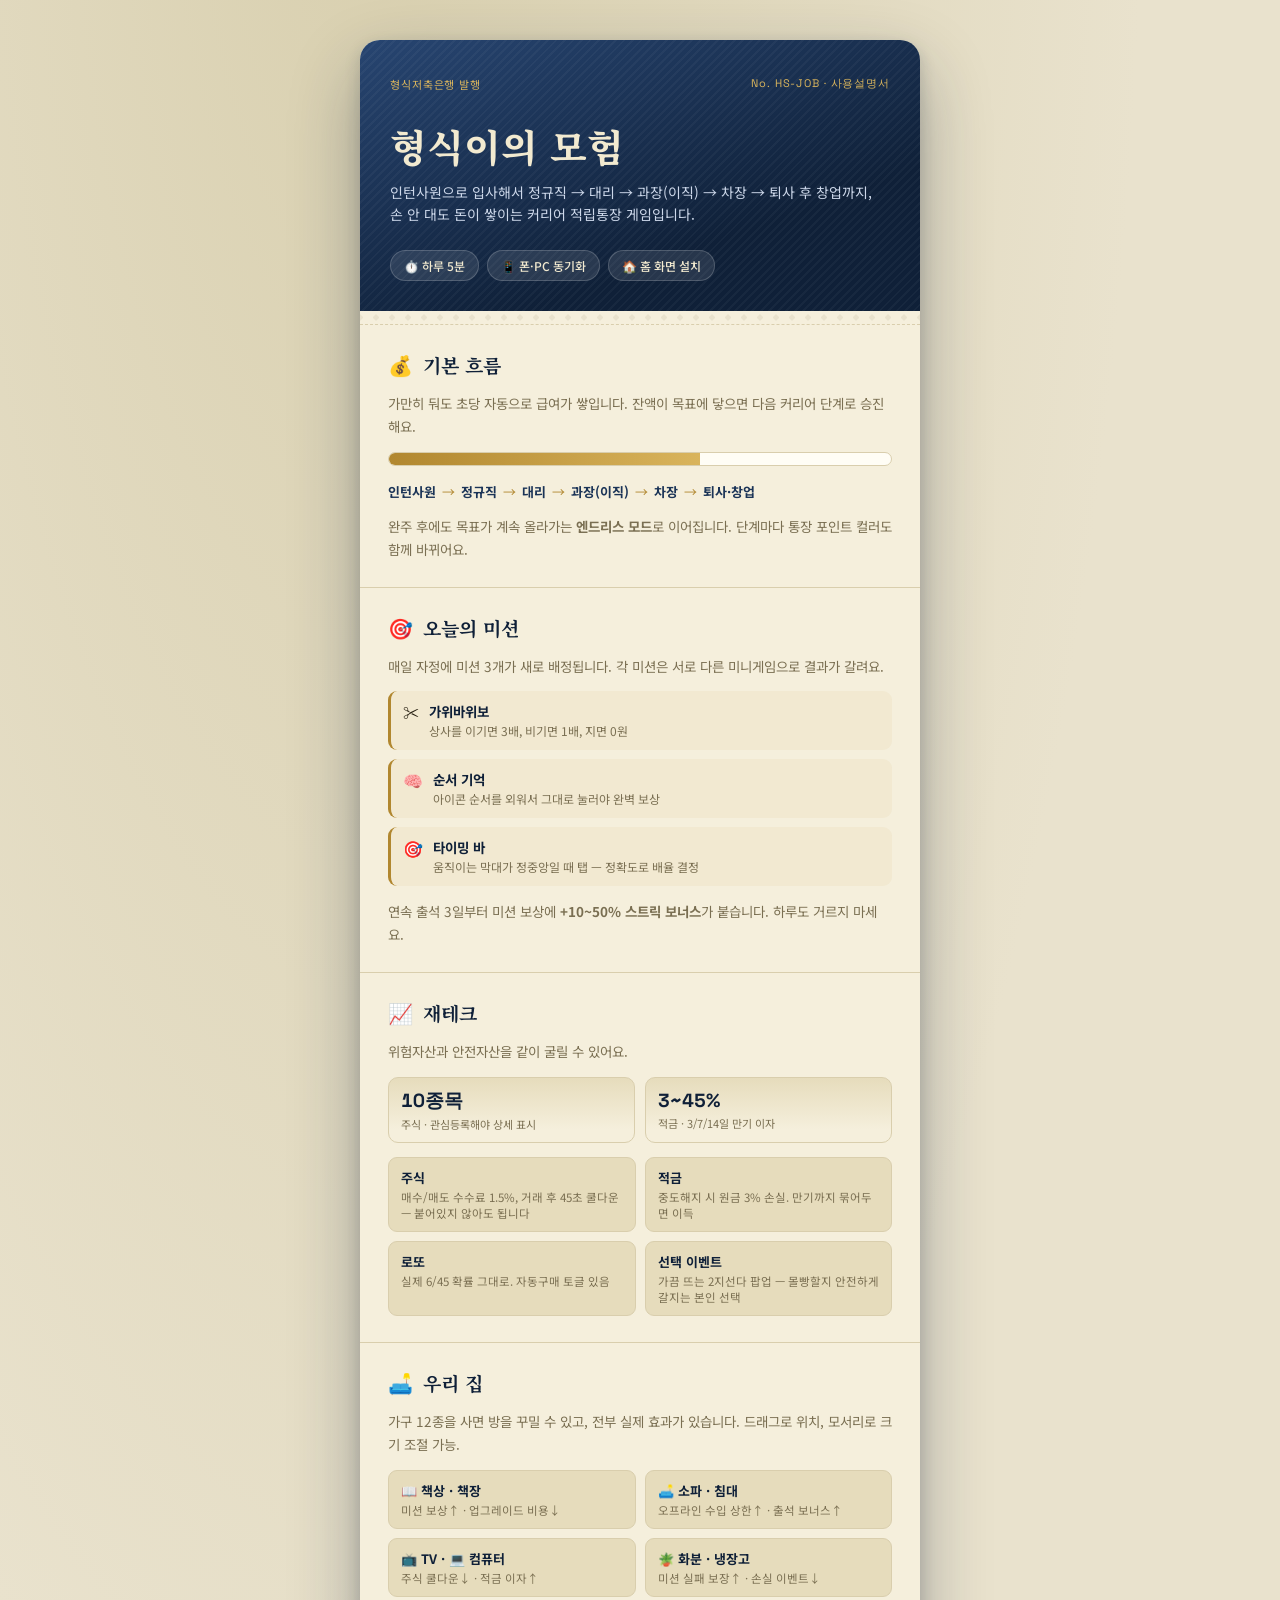
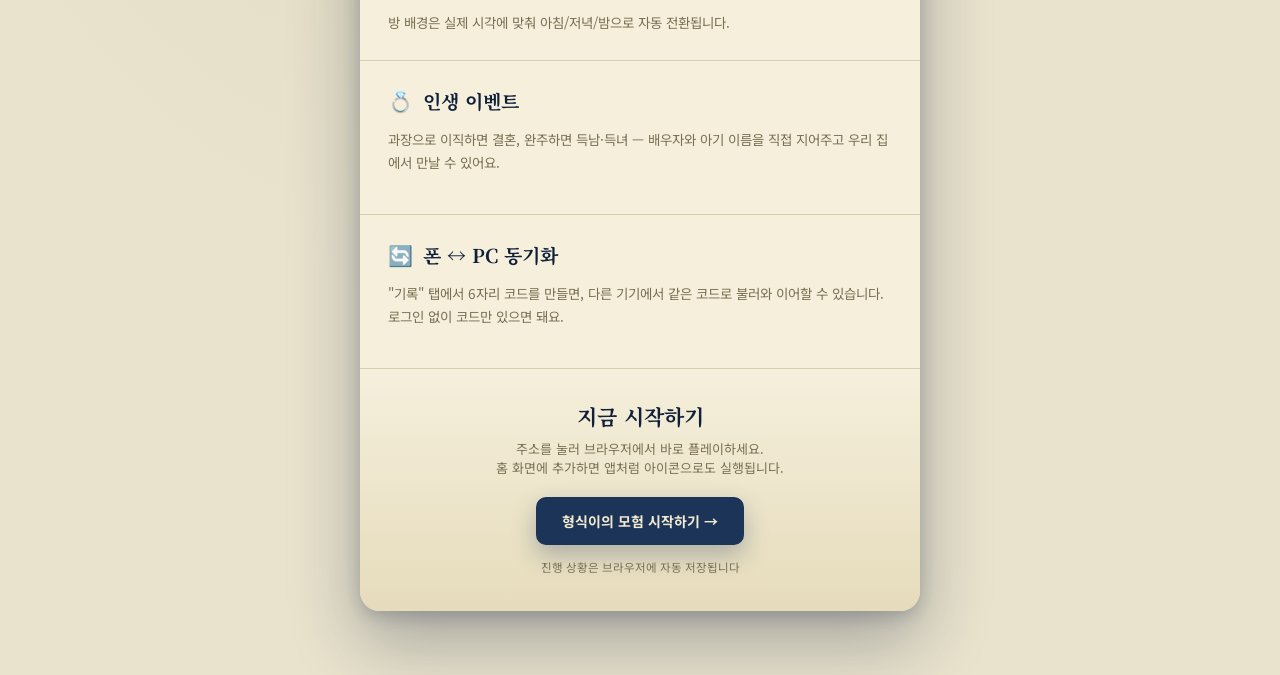
<file: career/manual.html>
<!DOCTYPE html>
<html lang="ko">
<head>
<meta charset="UTF-8">
<meta name="viewport" content="width=device-width, initial-scale=1.0">
<title>형식이의 모험 설명서</title>
<meta name="description" content="형식이의 모험 취업편 — 미션, 재테크, 우리집, 인생이벤트까지 한 페이지로 정리한 플레이 가이드">

<meta property="og:type" content="website">
<meta property="og:title" content="형식이의 모험 설명서">
<meta property="og:description" content="인턴사원부터 퇴사·창업까지, 손 안 대도 돈이 쌓이는 커리어 적립통장 게임 사용설명서">
<meta property="og:image" content="https://wlsxotla-cpu.github.io/hyeongsik-adventure/career/assets/icons/icon-512.png">
<meta property="og:url" content="https://wlsxotla-cpu.github.io/hyeongsik-adventure/career/manual.html">
<meta name="twitter:card" content="summary">
<meta name="twitter:title" content="형식이의 모험 설명서">
<meta name="twitter:description" content="인턴사원부터 퇴사·창업까지, 손 안 대도 돈이 쌓이는 커리어 적립통장 게임 사용설명서">
<meta name="twitter:image" content="https://wlsxotla-cpu.github.io/hyeongsik-adventure/career/assets/icons/icon-512.png">

<link rel="icon" href="assets/icons/icon-32.png" sizes="32x32">
<link rel="preconnect" href="https://fonts.googleapis.com">
<link rel="preconnect" href="https://fonts.gstatic.com" crossorigin>
<link href="https://fonts.googleapis.com/css2?family=Noto+Serif+KR:wght@600;800&family=Noto+Sans+KR:wght@400;500;700&family=Space+Grotesk:wght@500;700&display=swap" rel="stylesheet">
<style>
  :root{
    color-scheme: light;
    --ink-900:#0f2038;
    --ink-700:#1b3457;
    --ink-600:#274571;
    --paper:#f5efdc;
    --paper-line:#d9cead;
    --paper-shadow:#e6dcbc;
    --brass:#b1872f;
    --brass-light:#d9b45c;
    --ink-red:#a53a32;
    --ink-green:#2e6b48;
    --backdrop:#e9e2cd;
    --backdrop-2:#d8cfae;
    --text:#241d0f;
    --text-sub:#7a6f52;
  }
  *{ box-sizing:border-box; }
  html,body{ margin:0; padding:0; }
  body{
    background:
      radial-gradient(ellipse at 30% -10%, var(--backdrop-2), transparent 60%),
      var(--backdrop);
    color:var(--text);
    font-family:"Noto Sans KR", sans-serif;
    display:flex; justify-content:center;
    padding:40px 16px 64px;
  }
  .mono{ font-family:"Space Grotesk", ui-monospace, monospace; font-variant-numeric:tabular-nums; }

  .book{
    width:100%; max-width:560px;
    border-radius:20px; overflow:hidden;
    box-shadow:0 30px 70px rgba(15,32,56,.32), 0 6px 16px rgba(15,32,56,.18);
    background:var(--paper);
  }

  .cover{
    position:relative;
    background:
      repeating-linear-gradient(135deg, rgba(255,255,255,.035) 0 2px, transparent 2px 6px),
      linear-gradient(160deg, var(--ink-600), var(--ink-900) 70%);
    color:#f2ead0;
    padding:36px 30px 30px;
  }
  .cover-top{
    display:flex; justify-content:space-between; font-size:11px;
    letter-spacing:.08em; color:var(--brass-light); margin-bottom:26px;
  }
  .cover h1{
    font-family:"Noto Serif KR", serif; font-weight:800;
    font-size:clamp(28px,7vw,38px); margin:0 0 8px; text-wrap:balance;
  }
  .cover .sub{ margin:0 0 24px; font-size:14px; color:#cdd8ea; line-height:1.6; }
  .badge-row{ display:flex; flex-wrap:wrap; gap:8px; }
  .badge{
    background:rgba(255,255,255,.1); border:1px solid rgba(255,255,255,.18);
    border-radius:20px; padding:6px 13px; font-size:12px; font-weight:500;
  }

  .perforation{
    height:14px; background:var(--paper);
    background-image:radial-gradient(circle, var(--backdrop) 2.6px, transparent 2.7px);
    background-size:16px 14px; background-position:8px center;
    border-bottom:1px dashed var(--paper-line);
  }

  .sec{ padding:26px 28px; border-bottom:1px solid var(--paper-line); }
  .sec:last-of-type{ border-bottom:none; }
  .sec-head{ display:flex; align-items:baseline; gap:10px; margin-bottom:14px; }
  .sec-icon{ font-size:20px; line-height:1; }
  .sec-title{ font-family:"Noto Serif KR", serif; font-weight:700; font-size:19px; color:var(--ink-900); }
  .sec-desc{ font-size:13.5px; color:var(--text-sub); line-height:1.7; margin:0 0 14px; }

  .stat-row{ display:flex; gap:10px; flex-wrap:wrap; margin-bottom:14px; }
  .stat{
    flex:1; min-width:100px; background:linear-gradient(180deg, var(--paper-shadow), var(--paper) 80%);
    border:1px solid var(--paper-line); border-radius:10px; padding:10px 12px;
  }
  .stat-num{ font-size:19px; font-weight:700; color:var(--ink-900); }
  .stat-label{ font-size:11px; color:var(--text-sub); margin-top:2px; }

  .flow{ display:flex; flex-wrap:wrap; align-items:center; gap:6px; font-size:13px; font-weight:700; color:var(--ink-700); margin-bottom:14px; }
  .flow span.arrow{ color:var(--brass); font-weight:400; }

  .list{ display:flex; flex-direction:column; gap:9px; }
  .item{
    display:flex; gap:10px; padding:10px 12px; border-radius:9px;
    background:rgba(177,135,47,.06); border-left:3px solid var(--brass);
  }
  .item-emoji{ font-size:16px; line-height:1.4; }
  .item-name{ font-weight:700; font-size:13.5px; color:var(--ink-900); }
  .item-desc{ font-size:12px; color:var(--text-sub); margin-top:1px; line-height:1.5; }

  .grid2{ display:grid; grid-template-columns:1fr 1fr; gap:9px; }
  @media (max-width:420px){ .grid2{ grid-template-columns:1fr; } }
  .mini-card{ background:var(--paper-shadow); border-radius:9px; padding:10px 12px; border:1px solid var(--paper-line); }
  .mini-card .t{ font-weight:700; font-size:13px; color:var(--ink-900); }
  .mini-card .d{ font-size:11.5px; color:var(--text-sub); margin-top:2px; }

  .gauge-demo{ margin:6px 0 16px; }
  .gauge-track{ position:relative; height:14px; border-radius:8px; overflow:hidden; background:#fffdf5; border:1px solid var(--paper-line); }
  .gauge-fill{ position:relative; height:100%; width:62%; background:linear-gradient(90deg, var(--brass), var(--brass-light)); }
  .gauge-fill::after{
    content:""; position:absolute; inset:0; left:-40%; width:40%;
    background:linear-gradient(90deg, transparent, rgba(255,255,255,.65), transparent);
    animation:shimmer 2.4s ease-in-out infinite;
  }
  @keyframes shimmer{ 0%{left:-40%;} 100%{left:110%;} }
  @media (prefers-reduced-motion:reduce){ .gauge-fill::after{ animation:none; } }

  .cta{ padding:32px 28px 36px; text-align:center; background:linear-gradient(180deg, var(--paper), var(--paper-shadow)); }
  .cta h2{ font-family:"Noto Serif KR", serif; font-size:21px; margin:0 0 8px; color:var(--ink-900); }
  .cta p{ font-size:13px; color:var(--text-sub); margin:0 0 20px; }
  .cta-link{
    display:inline-block; background:var(--ink-700); color:#f2ead0; text-decoration:none;
    font-weight:700; font-size:14px; padding:14px 26px; border-radius:10px;
    box-shadow:0 10px 24px rgba(27,52,87,.3);
  }
  .cta-note{ margin-top:14px; font-size:11.5px; color:var(--text-sub); }
  a{ color:var(--ink-700); }
</style>
</head>
<body>

<div class="book">
  <div class="cover">
    <div class="cover-top">
      <span>형식저축은행 발행</span>
      <span class="mono">No. HS-JOB · 사용설명서</span>
    </div>
    <h1>형식이의 모험</h1>
    <p class="sub">인턴사원으로 입사해서 정규직 → 대리 → 과장(이직) → 차장 → 퇴사 후 창업까지,<br>손 안 대도 돈이 쌓이는 커리어 적립통장 게임입니다.</p>
    <div class="badge-row">
      <span class="badge">⏱️ 하루 5분</span>
      <span class="badge">📱 폰·PC 동기화</span>
      <span class="badge">🏠 홈 화면 설치</span>
    </div>
  </div>

  <div class="perforation"></div>

  <div class="sec">
    <div class="sec-head"><span class="sec-icon">💰</span><span class="sec-title">기본 흐름</span></div>
    <p class="sec-desc">가만히 둬도 초당 자동으로 급여가 쌓입니다. 잔액이 목표에 닿으면 다음 커리어 단계로 승진해요.</p>
    <div class="gauge-demo">
      <div class="gauge-track"><div class="gauge-fill"></div></div>
    </div>
    <div class="flow">
      <span>인턴사원</span><span class="arrow">→</span><span>정규직</span><span class="arrow">→</span><span>대리</span><span class="arrow">→</span><span>과장(이직)</span><span class="arrow">→</span><span>차장</span><span class="arrow">→</span><span>퇴사·창업</span>
    </div>
    <p class="sec-desc" style="margin-bottom:0">완주 후에도 목표가 계속 올라가는 <b>엔드리스 모드</b>로 이어집니다. 단계마다 통장 포인트 컬러도 함께 바뀌어요.</p>
  </div>

  <div class="sec">
    <div class="sec-head"><span class="sec-icon">🎯</span><span class="sec-title">오늘의 미션</span></div>
    <p class="sec-desc">매일 자정에 미션 3개가 새로 배정됩니다. 각 미션은 서로 다른 미니게임으로 결과가 갈려요.</p>
    <div class="list">
      <div class="item">
        <span class="item-emoji">✂️</span>
        <div><div class="item-name">가위바위보</div><div class="item-desc">상사를 이기면 3배, 비기면 1배, 지면 0원</div></div>
      </div>
      <div class="item">
        <span class="item-emoji">🧠</span>
        <div><div class="item-name">순서 기억</div><div class="item-desc">아이콘 순서를 외워서 그대로 눌러야 완벽 보상</div></div>
      </div>
      <div class="item">
        <span class="item-emoji">🎯</span>
        <div><div class="item-name">타이밍 바</div><div class="item-desc">움직이는 막대가 정중앙일 때 탭 — 정확도로 배율 결정</div></div>
      </div>
    </div>
    <p class="sec-desc" style="margin:14px 0 0">연속 출석 3일부터 미션 보상에 <b>+10~50% 스트릭 보너스</b>가 붙습니다. 하루도 거르지 마세요.</p>
  </div>

  <div class="sec">
    <div class="sec-head"><span class="sec-icon">📈</span><span class="sec-title">재테크</span></div>
    <p class="sec-desc">위험자산과 안전자산을 같이 굴릴 수 있어요.</p>
    <div class="stat-row">
      <div class="stat"><div class="stat-num mono">10종목</div><div class="stat-label">주식 · 관심등록해야 상세 표시</div></div>
      <div class="stat"><div class="stat-num mono">3~45%</div><div class="stat-label">적금 · 3/7/14일 만기 이자</div></div>
    </div>
    <div class="grid2">
      <div class="mini-card"><div class="t">주식</div><div class="d">매수/매도 수수료 1.5%, 거래 후 45초 쿨다운 — 붙어있지 않아도 됩니다</div></div>
      <div class="mini-card"><div class="t">적금</div><div class="d">중도해지 시 원금 3% 손실. 만기까지 묶어두면 이득</div></div>
      <div class="mini-card"><div class="t">로또</div><div class="d">실제 6/45 확률 그대로. 자동구매 토글 있음</div></div>
      <div class="mini-card"><div class="t">선택 이벤트</div><div class="d">가끔 뜨는 2지선다 팝업 — 몰빵할지 안전하게 갈지는 본인 선택</div></div>
    </div>
  </div>

  <div class="sec">
    <div class="sec-head"><span class="sec-icon">🛋️</span><span class="sec-title">우리 집</span></div>
    <p class="sec-desc">가구 12종을 사면 방을 꾸밀 수 있고, 전부 실제 효과가 있습니다. 드래그로 위치, 모서리로 크기 조절 가능.</p>
    <div class="grid2">
      <div class="mini-card"><div class="t">📖 책상 · 책장</div><div class="d">미션 보상↑ · 업그레이드 비용↓</div></div>
      <div class="mini-card"><div class="t">🛋️ 소파 · 침대</div><div class="d">오프라인 수입 상한↑ · 출석 보너스↑</div></div>
      <div class="mini-card"><div class="t">📺 TV · 💻 컴퓨터</div><div class="d">주식 쿨다운↓ · 적금 이자↑</div></div>
      <div class="mini-card"><div class="t">🪴 화분 · 냉장고</div><div class="d">미션 실패 보장↑ · 손실 이벤트↓</div></div>
    </div>
    <p class="sec-desc" style="margin:14px 0 0">방 배경은 실제 시각에 맞춰 아침/저녁/밤으로 자동 전환됩니다.</p>
  </div>

  <div class="sec">
    <div class="sec-head"><span class="sec-icon">💍</span><span class="sec-title">인생 이벤트</span></div>
    <p class="sec-desc">과장으로 이직하면 결혼, 완주하면 득남·득녀 — 배우자와 아기 이름을 직접 지어주고 우리 집에서 만날 수 있어요.</p>
  </div>

  <div class="sec">
    <div class="sec-head"><span class="sec-icon">🔄</span><span class="sec-title">폰 ↔ PC 동기화</span></div>
    <p class="sec-desc">"기록" 탭에서 6자리 코드를 만들면, 다른 기기에서 같은 코드로 불러와 이어할 수 있습니다. 로그인 없이 코드만 있으면 돼요.</p>
  </div>

  <div class="cta">
    <h2>지금 시작하기</h2>
    <p>주소를 눌러 브라우저에서 바로 플레이하세요.<br>홈 화면에 추가하면 앱처럼 아이콘으로도 실행됩니다.</p>
    <a class="cta-link" href="./index.html">형식이의 모험 시작하기 →</a>
    <div class="cta-note">진행 상황은 브라우저에 자동 저장됩니다</div>
  </div>
</div>

</body>
</html>
</file>
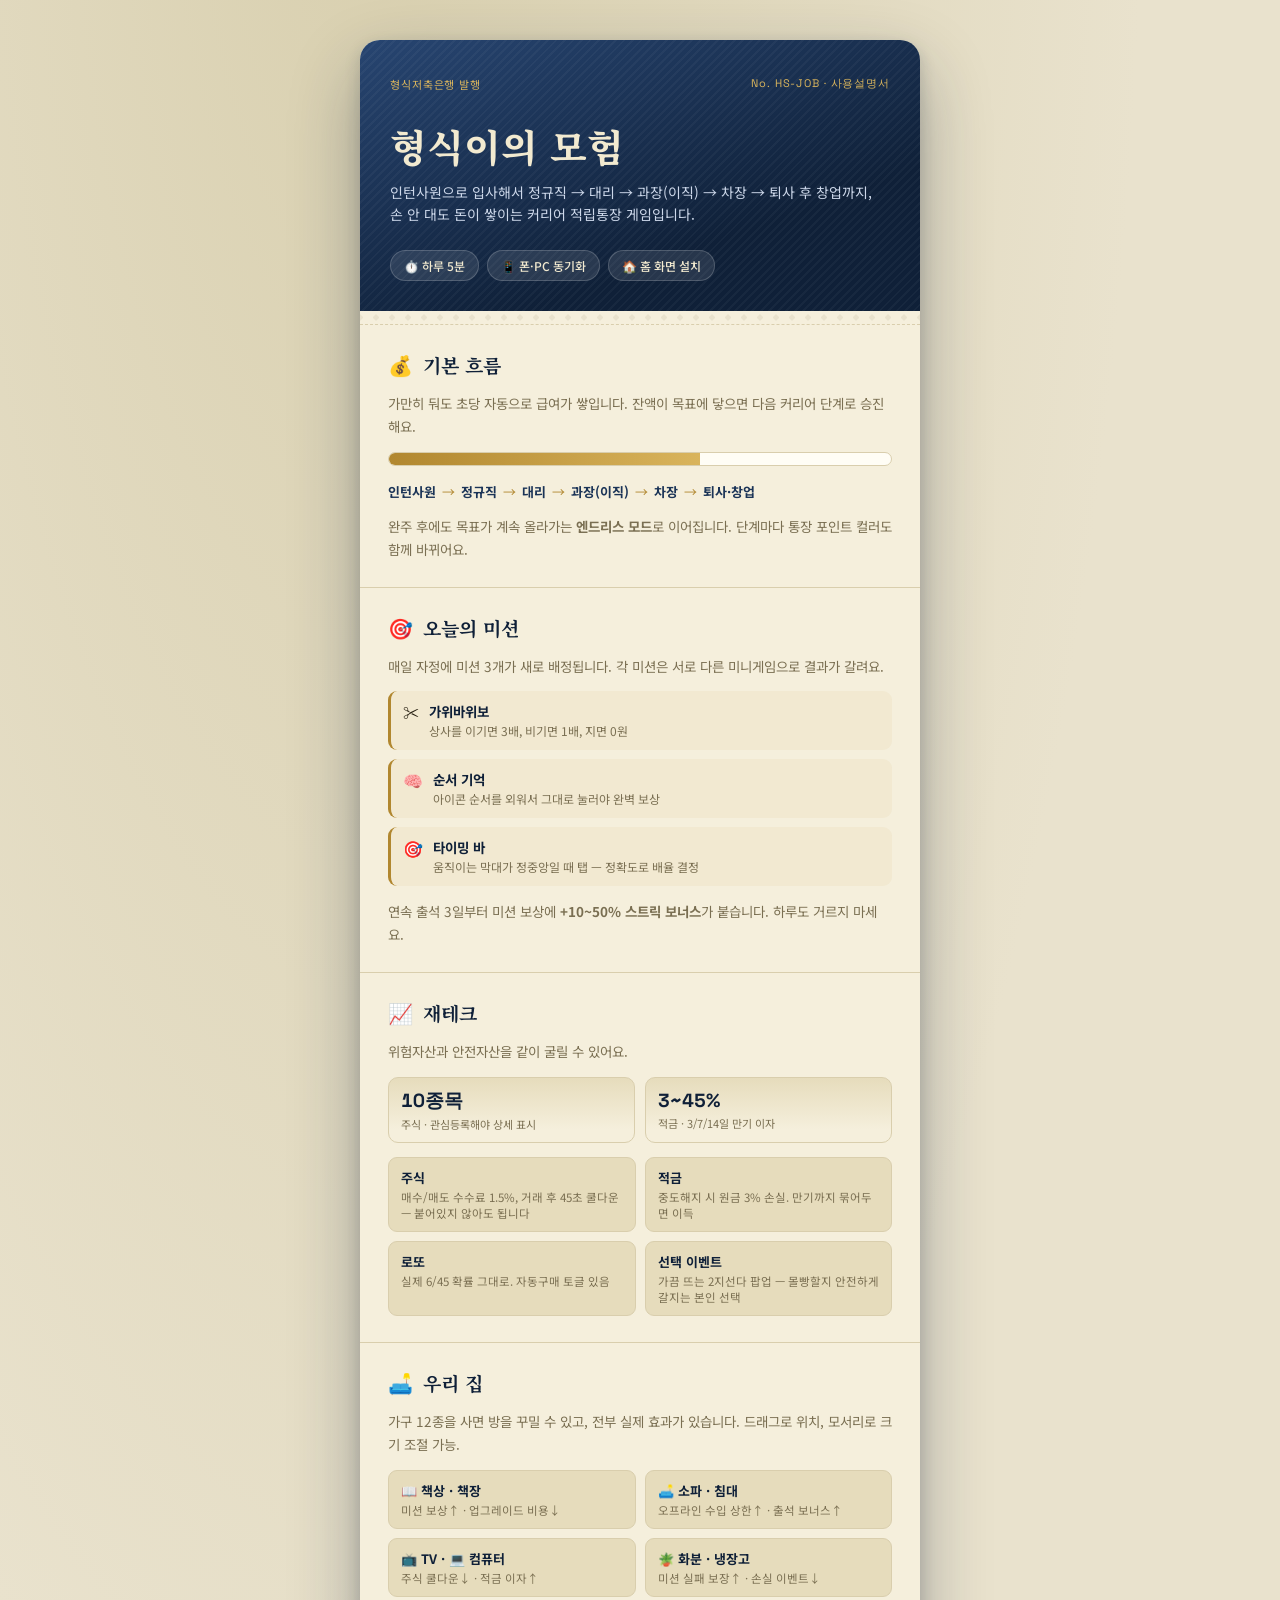
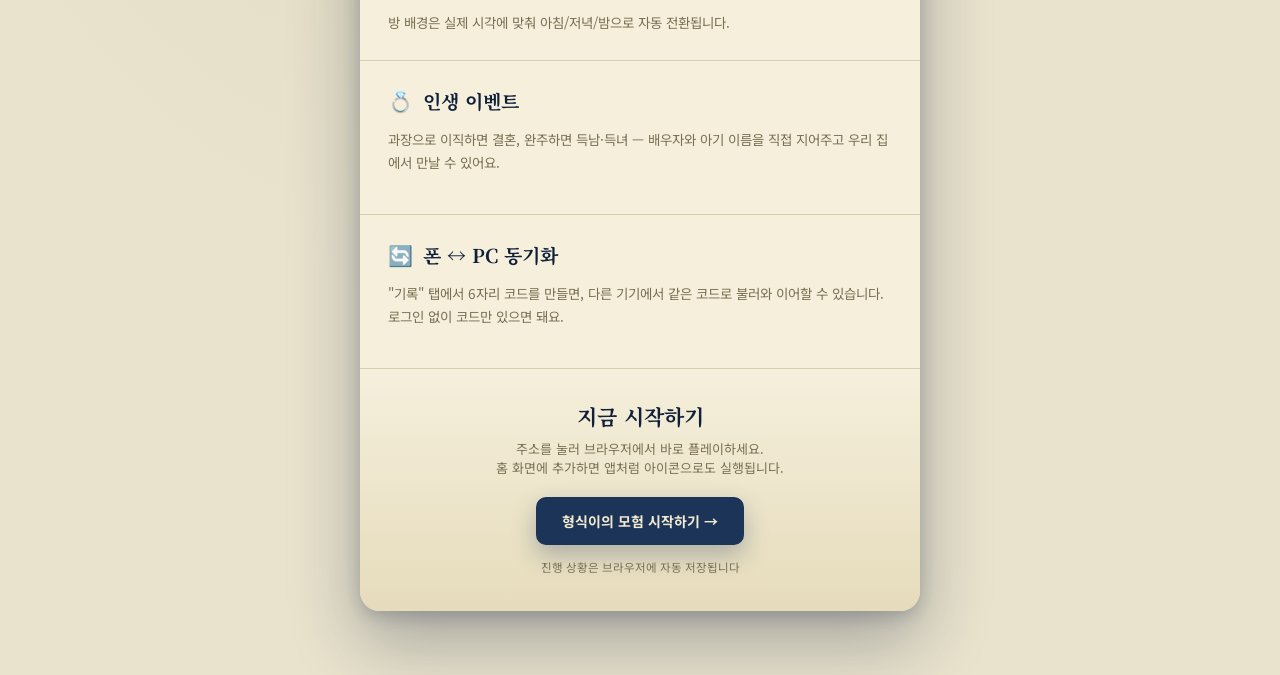
<file: 형식이의 모험-취업편/manual.html>
<!DOCTYPE html>
<html lang="ko">
<head>
<meta charset="UTF-8">
<meta name="viewport" content="width=device-width, initial-scale=1.0">
<title>형식이의 모험 설명서</title>
<meta name="description" content="형식이의 모험 취업편 — 미션, 재테크, 우리집, 인생이벤트까지 한 페이지로 정리한 플레이 가이드">

<meta property="og:type" content="website">
<meta property="og:title" content="형식이의 모험 설명서">
<meta property="og:description" content="인턴사원부터 퇴사·창업까지, 손 안 대도 돈이 쌓이는 커리어 적립통장 게임 사용설명서">
<meta property="og:image" content="https://wlsxotla-cpu.github.io/hyeongsik-adventure/%ED%98%95%EC%8B%9D%EC%9D%B4%EC%9D%98%20%EB%AA%A8%ED%97%98-%EC%B7%A8%EC%97%85%ED%8E%B8/assets/icons/icon-512.png">
<meta property="og:url" content="https://wlsxotla-cpu.github.io/hyeongsik-adventure/%ED%98%95%EC%8B%9D%EC%9D%B4%EC%9D%98%20%EB%AA%A8%ED%97%98-%EC%B7%A8%EC%97%85%ED%8E%B8/manual.html">
<meta name="twitter:card" content="summary">
<meta name="twitter:title" content="형식이의 모험 설명서">
<meta name="twitter:description" content="인턴사원부터 퇴사·창업까지, 손 안 대도 돈이 쌓이는 커리어 적립통장 게임 사용설명서">
<meta name="twitter:image" content="https://wlsxotla-cpu.github.io/hyeongsik-adventure/%ED%98%95%EC%8B%9D%EC%9D%B4%EC%9D%98%20%EB%AA%A8%ED%97%98-%EC%B7%A8%EC%97%85%ED%8E%B8/assets/icons/icon-512.png">

<link rel="icon" href="assets/icons/icon-32.png" sizes="32x32">
<link rel="preconnect" href="https://fonts.googleapis.com">
<link rel="preconnect" href="https://fonts.gstatic.com" crossorigin>
<link href="https://fonts.googleapis.com/css2?family=Noto+Serif+KR:wght@600;800&family=Noto+Sans+KR:wght@400;500;700&family=Space+Grotesk:wght@500;700&display=swap" rel="stylesheet">
<style>
  :root{
    color-scheme: light;
    --ink-900:#0f2038;
    --ink-700:#1b3457;
    --ink-600:#274571;
    --paper:#f5efdc;
    --paper-line:#d9cead;
    --paper-shadow:#e6dcbc;
    --brass:#b1872f;
    --brass-light:#d9b45c;
    --ink-red:#a53a32;
    --ink-green:#2e6b48;
    --backdrop:#e9e2cd;
    --backdrop-2:#d8cfae;
    --text:#241d0f;
    --text-sub:#7a6f52;
  }
  *{ box-sizing:border-box; }
  html,body{ margin:0; padding:0; }
  body{
    background:
      radial-gradient(ellipse at 30% -10%, var(--backdrop-2), transparent 60%),
      var(--backdrop);
    color:var(--text);
    font-family:"Noto Sans KR", sans-serif;
    display:flex; justify-content:center;
    padding:40px 16px 64px;
  }
  .mono{ font-family:"Space Grotesk", ui-monospace, monospace; font-variant-numeric:tabular-nums; }

  .book{
    width:100%; max-width:560px;
    border-radius:20px; overflow:hidden;
    box-shadow:0 30px 70px rgba(15,32,56,.32), 0 6px 16px rgba(15,32,56,.18);
    background:var(--paper);
  }

  .cover{
    position:relative;
    background:
      repeating-linear-gradient(135deg, rgba(255,255,255,.035) 0 2px, transparent 2px 6px),
      linear-gradient(160deg, var(--ink-600), var(--ink-900) 70%);
    color:#f2ead0;
    padding:36px 30px 30px;
  }
  .cover-top{
    display:flex; justify-content:space-between; font-size:11px;
    letter-spacing:.08em; color:var(--brass-light); margin-bottom:26px;
  }
  .cover h1{
    font-family:"Noto Serif KR", serif; font-weight:800;
    font-size:clamp(28px,7vw,38px); margin:0 0 8px; text-wrap:balance;
  }
  .cover .sub{ margin:0 0 24px; font-size:14px; color:#cdd8ea; line-height:1.6; }
  .badge-row{ display:flex; flex-wrap:wrap; gap:8px; }
  .badge{
    background:rgba(255,255,255,.1); border:1px solid rgba(255,255,255,.18);
    border-radius:20px; padding:6px 13px; font-size:12px; font-weight:500;
  }

  .perforation{
    height:14px; background:var(--paper);
    background-image:radial-gradient(circle, var(--backdrop) 2.6px, transparent 2.7px);
    background-size:16px 14px; background-position:8px center;
    border-bottom:1px dashed var(--paper-line);
  }

  .sec{ padding:26px 28px; border-bottom:1px solid var(--paper-line); }
  .sec:last-of-type{ border-bottom:none; }
  .sec-head{ display:flex; align-items:baseline; gap:10px; margin-bottom:14px; }
  .sec-icon{ font-size:20px; line-height:1; }
  .sec-title{ font-family:"Noto Serif KR", serif; font-weight:700; font-size:19px; color:var(--ink-900); }
  .sec-desc{ font-size:13.5px; color:var(--text-sub); line-height:1.7; margin:0 0 14px; }

  .stat-row{ display:flex; gap:10px; flex-wrap:wrap; margin-bottom:14px; }
  .stat{
    flex:1; min-width:100px; background:linear-gradient(180deg, var(--paper-shadow), var(--paper) 80%);
    border:1px solid var(--paper-line); border-radius:10px; padding:10px 12px;
  }
  .stat-num{ font-size:19px; font-weight:700; color:var(--ink-900); }
  .stat-label{ font-size:11px; color:var(--text-sub); margin-top:2px; }

  .flow{ display:flex; flex-wrap:wrap; align-items:center; gap:6px; font-size:13px; font-weight:700; color:var(--ink-700); margin-bottom:14px; }
  .flow span.arrow{ color:var(--brass); font-weight:400; }

  .list{ display:flex; flex-direction:column; gap:9px; }
  .item{
    display:flex; gap:10px; padding:10px 12px; border-radius:9px;
    background:rgba(177,135,47,.06); border-left:3px solid var(--brass);
  }
  .item-emoji{ font-size:16px; line-height:1.4; }
  .item-name{ font-weight:700; font-size:13.5px; color:var(--ink-900); }
  .item-desc{ font-size:12px; color:var(--text-sub); margin-top:1px; line-height:1.5; }

  .grid2{ display:grid; grid-template-columns:1fr 1fr; gap:9px; }
  @media (max-width:420px){ .grid2{ grid-template-columns:1fr; } }
  .mini-card{ background:var(--paper-shadow); border-radius:9px; padding:10px 12px; border:1px solid var(--paper-line); }
  .mini-card .t{ font-weight:700; font-size:13px; color:var(--ink-900); }
  .mini-card .d{ font-size:11.5px; color:var(--text-sub); margin-top:2px; }

  .gauge-demo{ margin:6px 0 16px; }
  .gauge-track{ position:relative; height:14px; border-radius:8px; overflow:hidden; background:#fffdf5; border:1px solid var(--paper-line); }
  .gauge-fill{ position:relative; height:100%; width:62%; background:linear-gradient(90deg, var(--brass), var(--brass-light)); }
  .gauge-fill::after{
    content:""; position:absolute; inset:0; left:-40%; width:40%;
    background:linear-gradient(90deg, transparent, rgba(255,255,255,.65), transparent);
    animation:shimmer 2.4s ease-in-out infinite;
  }
  @keyframes shimmer{ 0%{left:-40%;} 100%{left:110%;} }
  @media (prefers-reduced-motion:reduce){ .gauge-fill::after{ animation:none; } }

  .cta{ padding:32px 28px 36px; text-align:center; background:linear-gradient(180deg, var(--paper), var(--paper-shadow)); }
  .cta h2{ font-family:"Noto Serif KR", serif; font-size:21px; margin:0 0 8px; color:var(--ink-900); }
  .cta p{ font-size:13px; color:var(--text-sub); margin:0 0 20px; }
  .cta-link{
    display:inline-block; background:var(--ink-700); color:#f2ead0; text-decoration:none;
    font-weight:700; font-size:14px; padding:14px 26px; border-radius:10px;
    box-shadow:0 10px 24px rgba(27,52,87,.3);
  }
  .cta-note{ margin-top:14px; font-size:11.5px; color:var(--text-sub); }
  a{ color:var(--ink-700); }
</style>
</head>
<body>

<div class="book">
  <div class="cover">
    <div class="cover-top">
      <span>형식저축은행 발행</span>
      <span class="mono">No. HS-JOB · 사용설명서</span>
    </div>
    <h1>형식이의 모험</h1>
    <p class="sub">인턴사원으로 입사해서 정규직 → 대리 → 과장(이직) → 차장 → 퇴사 후 창업까지,<br>손 안 대도 돈이 쌓이는 커리어 적립통장 게임입니다.</p>
    <div class="badge-row">
      <span class="badge">⏱️ 하루 5분</span>
      <span class="badge">📱 폰·PC 동기화</span>
      <span class="badge">🏠 홈 화면 설치</span>
    </div>
  </div>

  <div class="perforation"></div>

  <div class="sec">
    <div class="sec-head"><span class="sec-icon">💰</span><span class="sec-title">기본 흐름</span></div>
    <p class="sec-desc">가만히 둬도 초당 자동으로 급여가 쌓입니다. 잔액이 목표에 닿으면 다음 커리어 단계로 승진해요.</p>
    <div class="gauge-demo">
      <div class="gauge-track"><div class="gauge-fill"></div></div>
    </div>
    <div class="flow">
      <span>인턴사원</span><span class="arrow">→</span><span>정규직</span><span class="arrow">→</span><span>대리</span><span class="arrow">→</span><span>과장(이직)</span><span class="arrow">→</span><span>차장</span><span class="arrow">→</span><span>퇴사·창업</span>
    </div>
    <p class="sec-desc" style="margin-bottom:0">완주 후에도 목표가 계속 올라가는 <b>엔드리스 모드</b>로 이어집니다. 단계마다 통장 포인트 컬러도 함께 바뀌어요.</p>
  </div>

  <div class="sec">
    <div class="sec-head"><span class="sec-icon">🎯</span><span class="sec-title">오늘의 미션</span></div>
    <p class="sec-desc">매일 자정에 미션 3개가 새로 배정됩니다. 각 미션은 서로 다른 미니게임으로 결과가 갈려요.</p>
    <div class="list">
      <div class="item">
        <span class="item-emoji">✂️</span>
        <div><div class="item-name">가위바위보</div><div class="item-desc">상사를 이기면 3배, 비기면 1배, 지면 0원</div></div>
      </div>
      <div class="item">
        <span class="item-emoji">🧠</span>
        <div><div class="item-name">순서 기억</div><div class="item-desc">아이콘 순서를 외워서 그대로 눌러야 완벽 보상</div></div>
      </div>
      <div class="item">
        <span class="item-emoji">🎯</span>
        <div><div class="item-name">타이밍 바</div><div class="item-desc">움직이는 막대가 정중앙일 때 탭 — 정확도로 배율 결정</div></div>
      </div>
    </div>
    <p class="sec-desc" style="margin:14px 0 0">연속 출석 3일부터 미션 보상에 <b>+10~50% 스트릭 보너스</b>가 붙습니다. 하루도 거르지 마세요.</p>
  </div>

  <div class="sec">
    <div class="sec-head"><span class="sec-icon">📈</span><span class="sec-title">재테크</span></div>
    <p class="sec-desc">위험자산과 안전자산을 같이 굴릴 수 있어요.</p>
    <div class="stat-row">
      <div class="stat"><div class="stat-num mono">10종목</div><div class="stat-label">주식 · 관심등록해야 상세 표시</div></div>
      <div class="stat"><div class="stat-num mono">3~45%</div><div class="stat-label">적금 · 3/7/14일 만기 이자</div></div>
    </div>
    <div class="grid2">
      <div class="mini-card"><div class="t">주식</div><div class="d">매수/매도 수수료 1.5%, 거래 후 45초 쿨다운 — 붙어있지 않아도 됩니다</div></div>
      <div class="mini-card"><div class="t">적금</div><div class="d">중도해지 시 원금 3% 손실. 만기까지 묶어두면 이득</div></div>
      <div class="mini-card"><div class="t">로또</div><div class="d">실제 6/45 확률 그대로. 자동구매 토글 있음</div></div>
      <div class="mini-card"><div class="t">선택 이벤트</div><div class="d">가끔 뜨는 2지선다 팝업 — 몰빵할지 안전하게 갈지는 본인 선택</div></div>
    </div>
  </div>

  <div class="sec">
    <div class="sec-head"><span class="sec-icon">🛋️</span><span class="sec-title">우리 집</span></div>
    <p class="sec-desc">가구 12종을 사면 방을 꾸밀 수 있고, 전부 실제 효과가 있습니다. 드래그로 위치, 모서리로 크기 조절 가능.</p>
    <div class="grid2">
      <div class="mini-card"><div class="t">📖 책상 · 책장</div><div class="d">미션 보상↑ · 업그레이드 비용↓</div></div>
      <div class="mini-card"><div class="t">🛋️ 소파 · 침대</div><div class="d">오프라인 수입 상한↑ · 출석 보너스↑</div></div>
      <div class="mini-card"><div class="t">📺 TV · 💻 컴퓨터</div><div class="d">주식 쿨다운↓ · 적금 이자↑</div></div>
      <div class="mini-card"><div class="t">🪴 화분 · 냉장고</div><div class="d">미션 실패 보장↑ · 손실 이벤트↓</div></div>
    </div>
    <p class="sec-desc" style="margin:14px 0 0">방 배경은 실제 시각에 맞춰 아침/저녁/밤으로 자동 전환됩니다.</p>
  </div>

  <div class="sec">
    <div class="sec-head"><span class="sec-icon">💍</span><span class="sec-title">인생 이벤트</span></div>
    <p class="sec-desc">과장으로 이직하면 결혼, 완주하면 득남·득녀 — 배우자와 아기 이름을 직접 지어주고 우리 집에서 만날 수 있어요.</p>
  </div>

  <div class="sec">
    <div class="sec-head"><span class="sec-icon">🔄</span><span class="sec-title">폰 ↔ PC 동기화</span></div>
    <p class="sec-desc">"기록" 탭에서 6자리 코드를 만들면, 다른 기기에서 같은 코드로 불러와 이어할 수 있습니다. 로그인 없이 코드만 있으면 돼요.</p>
  </div>

  <div class="cta">
    <h2>지금 시작하기</h2>
    <p>주소를 눌러 브라우저에서 바로 플레이하세요.<br>홈 화면에 추가하면 앱처럼 아이콘으로도 실행됩니다.</p>
    <a class="cta-link" href="./index.html">형식이의 모험 시작하기 →</a>
    <div class="cta-note">진행 상황은 브라우저에 자동 저장됩니다</div>
  </div>
</div>

</body>
</html>
</file>
<file: office-romance/assets/index-BB4kB9O-.css>
:root{--bg1:#3a1a3f;--bg2:#1c0b20;--card:#fff7fb;--card2:#fbe3ef;--line:#ecc3d8;--ink:#3a1a3f;--sub:#8a6a86;--pink:#e04f93;--pink-d:#b32e68;--amber:#e0a030;--green:#2e8b57;--red:#d0524a}*{box-sizing:border-box;-webkit-tap-highlight-color:transparent}html,body,#root{margin:0;height:100%}body{background:radial-gradient(circle at 50% -10%,#6b2a63,var(--bg1) 45%,var(--bg2) 80%);color:var(--ink);font-family:Pretendard,Apple SD Gothic Neo,Malgun Gothic,Noto Sans KR,sans-serif;-webkit-user-select:none;user-select:none}.app{width:100%;max-width:430px;margin:0 auto;min-height:100%;padding:10px 10px 24px}h2{margin:0 0 6px;font-size:18px}h2 small{font-size:12px;color:var(--sub);font-weight:600}h4{margin:12px 0 4px;font-size:14px}p{margin:6px 0;font-size:14px;line-height:1.5}.muted{color:var(--sub);font-size:13px;line-height:1.45}.center{text-align:center}.big{font-size:44px}.top{background:var(--card);border-radius:16px;padding:12px 14px;box-shadow:0 6px 18px #00000059}.trow{display:flex;justify-content:space-between;align-items:center}.ttl{font-weight:900;font-size:16px;color:var(--pink-d)}.tbtns{display:flex;gap:6px}.tbtns button{border:0;background:var(--card2);color:var(--ink);border-radius:10px;padding:9px 12px;min-height:40px;font-size:13px;font-weight:800}.dayrow{display:flex;align-items:center;justify-content:space-between;margin:8px 0 6px}.daybig{font-size:30px;font-weight:900;color:var(--pink-d);line-height:1}.daybig small{font-size:13px;color:var(--sub);margin-left:2px}.slots{display:flex;gap:6px}.slot{font-size:12px;padding:5px 9px;border-radius:14px;background:var(--card2);color:var(--sub);font-weight:700}.slot.on{background:var(--pink);color:#fff}.slot.done{opacity:.5}.pbar{height:8px;background:var(--card2);border-radius:6px;overflow:hidden;margin-bottom:6px}.pbar i{display:block;height:100%;background:linear-gradient(90deg,var(--pink),#ffa6c8);transition:width .3s}.feed{background:#ffffff1a;border-radius:14px;padding:8px 12px;margin-top:10px;color:#f6dcea}.feedt{font-weight:800;font-size:12px;margin-bottom:4px;color:#ffc2da}.feedi{font-size:12.5px;line-height:1.5;padding:2px 0;border-top:1px dashed rgba(255,255,255,.15)}.feedi:first-of-type{border-top:0}.sec{color:#ffd9e8;margin:16px 4px 6px}.sec small{color:#c9a0bb;font-weight:500}.btn{display:block;width:100%;border:0;border-radius:12px;padding:13px;font-size:15px;font-weight:800;background:var(--pink);color:#fff;margin-top:10px;cursor:pointer;box-shadow:0 3px 0 var(--pink-d)}.btn:active{transform:translateY(2px);box-shadow:0 1px 0 var(--pink-d)}.btn.alt{background:#fff;color:var(--ink);border:1px solid var(--line);box-shadow:0 3px 0 var(--line)}.btn:disabled{opacity:.45;box-shadow:none}.evebtn{background:linear-gradient(180deg,#a45cd6,#7a3fb0);box-shadow:0 3px #5a2d86;margin-top:12px}.cands{display:grid;grid-template-columns:1fr 1fr;gap:10px}.cand{background:var(--card);border:2px solid transparent;border-radius:16px;padding:10px;text-align:center;box-shadow:0 4px 12px #00000040}.cand.hurt{border-color:#e9a8a2;background:#fdeceb}.cface{font-size:36px}.cname{font-weight:900;font-size:14px;margin-top:2px}.cname small{display:block;font-weight:600;color:var(--sub);font-size:11.5px;margin-top:1px}.ctag{font-size:12.5px;color:var(--sub);min-height:30px;margin:4px 0;line-height:1.35}.cheart{font-size:13px;font-weight:800;color:var(--pink-d);margin:4px 0}.cheart .hi{font-size:18px}.cmeta{display:flex;justify-content:space-between;font-size:12px;color:var(--sub);margin-bottom:6px}.stg i{font-style:normal;color:#c9a3bb;font-size:11px}.stg i.on{color:var(--pink)}.churt{font-size:11.5px;color:var(--red);font-weight:700;margin-bottom:4px}.cbtns{display:flex;flex-direction:column;gap:5px}.cbtns button{border:0;border-radius:10px;padding:11px 6px;min-height:42px;font-weight:800;font-size:13.5px;background:var(--card2);color:var(--ink)}.cbtns button.primary{background:var(--pink);color:#fff}.cbtns button.story{background:var(--amber);color:#fff}.cbtns button:disabled{opacity:.4}.foot{color:#c9a0bb;margin:14px 6px 0}.overlay{position:fixed;top:0;right:0;bottom:0;left:0;background:#0a030eb3;display:flex;align-items:flex-start;justify-content:center;padding:18px 14px;z-index:10;overflow:auto;animation:fadein .18s ease-out}.box{background:var(--card);border-radius:18px;padding:18px;width:100%;max-width:400px;margin:auto;box-shadow:0 12px 40px #00000080;animation:popin .22s ease-out}.scene{background:#fff1f7;border:1px solid #f3c3d9;border-radius:12px;padding:10px 12px;font-size:14px;line-height:1.5;margin-top:6px}.recall{margin-top:8px;background:#f3f0ff;border:1px solid #d6cdf5;border-radius:12px;padding:9px 11px;font-size:13px;line-height:1.5;color:#4a3d86}.recall.good{background:#eefaf3;border-color:#bfe5cf;color:#1f6b45}.choices{display:grid;gap:8px;margin-top:8px}.choice{border:1px solid var(--line);background:#fff;border-radius:12px;padding:13px;font-size:14.5px;font-weight:700;text-align:left;color:var(--ink);line-height:1.4}.choice:active{background:var(--card2)}.fb{margin-top:10px;border-radius:12px;padding:11px 12px;font-size:14px;line-height:1.5}.fb.g2{background:#dcf3e5;border:1px solid #a8dcbc}.fb.g1{background:#fff1d1;border:1px solid #efd596}.pgrid{display:grid;grid-template-columns:1fr 1fr;gap:8px;margin-top:8px}.pbtn{border:1px solid var(--line);background:#fff;border-radius:12px;padding:10px 6px;text-align:center;color:var(--ink)}.pbtn:active{background:var(--card2)}.pbtn .pe{display:block;font-size:26px}.pbtn small{display:block;color:var(--sub);font-size:11.5px}.pe{font-size:26px}.intro{display:flex;gap:10px;align-items:center;background:#fff;border:1px solid var(--line);border-radius:12px;padding:8px 10px;margin-top:6px}.intro small{color:var(--sub)}.endgrid{display:grid;grid-template-columns:1fr 1fr;gap:8px;margin:10px 0}.endcard{border:1px solid var(--line);background:#fff;border-radius:12px;padding:10px;text-align:center;opacity:.65}.endcard.got{opacity:1;background:#fff1f7;border-color:#f3c3d9}.ei{font-size:26px}.et{font-weight:800;font-size:12.5px;margin-top:2px}.eh{font-size:11px;color:var(--sub);margin-top:2px}.ending{padding-bottom:20px}.endhead{text-align:center;background:var(--card);border-radius:18px;padding:18px;box-shadow:0 6px 18px #00000059}.endhead.happy{background:linear-gradient(180deg,#fff1f7,#ffe0ee)}.endicon{font-size:54px}.endtitle{font-size:22px;font-weight:900;color:var(--pink-d);margin-top:4px}.endsub{font-size:12px;color:var(--sub);margin-top:4px}.endtext{background:var(--card);border-radius:16px;padding:12px 16px;margin-top:10px;box-shadow:0 4px 12px #00000040}.endtext p{font-size:14.5px;line-height:1.7}.endrow{display:flex;gap:10px;align-items:center;background:var(--card);border-radius:12px;padding:8px 10px;margin-top:6px}.endrow.me{outline:2px solid var(--pink)}.endrow .eb{flex:1}.endrow small{color:var(--sub);font-weight:600}.endrow .pbar{margin:4px 0 0;height:6px}.endrow .eh{text-align:center;font-size:20px;min-width:52px}.endrow .eh small{display:block;font-size:10.5px}.optrow{display:flex;justify-content:space-between;align-items:center;margin-top:8px;font-size:14px;font-weight:700}.optrow button{border:0;border-radius:10px;padding:8px 18px;font-weight:800;background:#c8b4c2;color:#fff}.optrow button.on{background:var(--pink)}.optrow input[type=range]{width:55%}.toast{position:fixed;top:14px;left:50%;transform:translate(-50%);background:#1c0b20;color:#fff;padding:10px 16px;border-radius:12px;font-size:14px;z-index:40;animation:toastin .25s ease-out}.fxlayer{position:fixed;top:0;right:0;bottom:0;left:0;pointer-events:none;z-index:30;overflow:hidden}.piece{position:absolute;top:-30px;font-size:22px;animation:fall linear forwards}@keyframes fall{0%{transform:translateY(0) rotate(0);opacity:1}to{transform:translateY(110vh) rotate(540deg);opacity:.9}}.floattext{position:absolute;left:50%;top:120px;transform:translate(-50%);font-weight:900;font-size:26px;text-shadow:0 2px 6px rgba(0,0,0,.25);animation:rise ease-out forwards;white-space:nowrap}@keyframes rise{0%{transform:translate(-50%) scale(.6);opacity:0}15%{transform:translate(-50%,-10px) scale(1.15);opacity:1}to{transform:translate(-50%,-90px) scale(1);opacity:0}}body.shake .app{animation:shake .4s}@keyframes shake{0%,to{transform:translate(0)}20%{transform:translate(-8px)}40%{transform:translate(7px)}60%{transform:translate(-5px)}80%{transform:translate(4px)}}@keyframes popin{0%{transform:scale(.92) translateY(8px);opacity:0}to{transform:none;opacity:1}}@keyframes fadein{0%{opacity:0}to{opacity:1}}@keyframes toastin{0%{transform:translate(-50%,-14px);opacity:0}to{transform:translate(-50%);opacity:1}}.cand,.btn,.choice,.pbtn,.cbtns button{transition:transform .08s}.choice:active,.pbtn:active,.cbtns button:active{transform:scale(.97)}@media (prefers-reduced-motion:reduce){.box,.overlay,.toast,body.shake .app{animation:none}}.start{position:fixed;top:0;right:0;bottom:0;left:0;z-index:50;display:flex;flex-direction:column;align-items:center;justify-content:center;padding:24px;text-align:center;background:radial-gradient(circle at 50% 25%,#7a2f6b,#3a1a3f 55%,#1c0b20);color:#fff;overflow:hidden;transition:opacity .4s}.start.leave{opacity:0}.start h1{margin:6px 0 4px;font-size:36px;letter-spacing:1px;text-shadow:0 4px 18px rgba(255,111,168,.6)}.ssub{font-size:14px;color:#f3c6e0;margin-bottom:34px}.slogo{font-size:76px;animation:bob 2.2s ease-in-out infinite;filter:drop-shadow(0 6px 14px rgba(0,0,0,.4))}@keyframes bob{0%,to{transform:translateY(0) scale(1)}50%{transform:translateY(-12px) scale(1.08)}}.bubbles span{position:absolute;bottom:-40px;border-radius:50%;background:#ffa0c82e;border:1px solid rgba(255,160,200,.4);animation:rise2 linear infinite}@keyframes rise2{0%{transform:translateY(0) scale(.7);opacity:0}15%{opacity:1}to{transform:translateY(-110vh) scale(1.2);opacity:0}}.sload{width:min(300px,80%)}.sbar{height:10px;background:#ffffff24;border-radius:8px;overflow:hidden}.sbar i{display:block;height:100%;background:linear-gradient(90deg,#ff6fa8,#ffc2da);transition:width .12s linear}.stip{margin-top:14px;font-size:13px;line-height:1.5;color:#f6dcea;min-height:40px}.sbtns{display:flex;flex-direction:column;align-items:center;gap:12px;width:min(300px,90%);animation:fadein .4s ease-out}.sbig{width:100%;border:0;border-radius:16px;padding:16px;font-size:19px;font-weight:900;background:linear-gradient(180deg,#ff8ab8,#ff6fa8);color:#fff;box-shadow:0 5px #c93d78,0 10px 24px #00000059;cursor:pointer}.sbig:active{transform:translateY(3px);box-shadow:0 2px #c93d78}.touch{font-size:12.5px;color:#f3c6e0;animation:blink 1.4s infinite}@keyframes blink{0%,to{opacity:.4}50%{opacity:1}}.ssave{font-size:12.5px;line-height:1.6;color:#f6dcea}.sghost{border:1px solid rgba(255,255,255,.35);background:transparent;color:#f6dcea;border-radius:12px;padding:10px 16px;font-size:13px;font-weight:700;cursor:pointer}.sghost.danger{border-color:#f0aaa4;color:#ffd0cb}.sver{position:absolute;bottom:30px;font-size:12px;color:#d7a9c6;background:none;border:0;padding:8px 14px;min-height:36px}.sver2{position:absolute;bottom:14px;font-size:11px;color:#b98aa9}.pwin{width:100%;box-sizing:border-box;border:2px solid var(--line);border-radius:10px;padding:12px;font-size:18px;text-align:center;margin:8px 0}@media (prefers-reduced-motion:reduce){.slogo,.bubbles span,.touch{animation:none}}.cand.away{opacity:.5;filter:grayscale(.6)}.lunchbtn{margin:12px 0 4px}.cand{border-top:5px solid var(--c,var(--pink))}.cand .cname{color:var(--c,var(--ink))}.cutov{background:radial-gradient(circle at 50% 40%,#6e194bd1,#0a030ef5 72%);align-items:center}.cutbox{margin:auto;max-width:360px;text-align:center;color:#fff;animation:popin .45s ease-out}.cutface{font-size:84px;animation:pulse 1.6s ease-in-out infinite;filter:drop-shadow(0 0 22px rgba(255,111,168,.9))}@keyframes pulse{0%,to{transform:scale(1)}50%{transform:scale(1.12)}}.cutname{font-weight:900;font-size:18px;margin-top:6px;color:#ffc2da}.cuttext{font-size:17px;line-height:1.8;margin:14px 6px;text-shadow:0 2px 10px rgba(0,0,0,.5)}.cuthint{font-size:12.5px;color:#f3c6e0;opacity:.85;margin-bottom:6px}.cutbox .btn{width:auto;display:inline-block;padding:8px 28px;background:#ffffff2e;box-shadow:none;border:1px solid rgba(255,255,255,.35)}.intv{display:flex;gap:10px;align-items:center;margin:6px 0}@media (prefers-reduced-motion:reduce){.cutface,.cutbox{animation:none}}.pt{display:block;margin:0 auto}.pt-inl{display:inline-block;vertical-align:middle;margin:0 6px 0 0}.pt-eyes{transform-box:fill-box;transform-origin:center;animation:ptblink 4.6s infinite}@keyframes ptblink{0%,93%,to{transform:scaleY(1)}96%{transform:scaleY(.08)}}.cface{line-height:0;font-size:0}.cface .pt{filter:drop-shadow(0 2px 4px rgba(0,0,0,.18))}.cand.away .cface{opacity:.9}.pbtn .pe,.intro .pe,.endrow .pe,.intv .pe{display:block;line-height:0;font-size:0}.intro .pe,.endrow .pe,.intv .pe{flex:none}.stage{margin:-4px auto 6px;width:128px;height:128px;border-radius:50%;display:flex;align-items:center;justify-content:center;background:radial-gradient(circle,#fff6,#0000 70%),linear-gradient(160deg,#ffe9f2,#f0e6ff);box-shadow:0 0 0 4px #fff,0 6px 16px #501e5a2e}.stage.m-upset{background:linear-gradient(160deg,#b9c9e6,#e3ebf7)}.stage.m-busy{background:linear-gradient(160deg,#ffe0b8,#fff1da)}.stage.m-happy{background:radial-gradient(circle at 70% 25%,#fff7c2,#ffe3ef 60%,#ffd1e6)}.cutface{line-height:0;font-size:0;animation:pulse 1.6s ease-in-out infinite;filter:drop-shadow(0 0 22px rgba(255,111,168,.9))}.cutface .pt{margin:0 auto}.ph{position:relative;display:inline-block;overflow:hidden;line-height:0;vertical-align:middle;background:#f6e9f1}.ph img{width:100%;height:100%;object-fit:cover;object-position:50% 8%;display:block;-webkit-user-select:none;user-select:none;-webkit-user-drag:none}.ph.avatar{border-radius:50%}.ph.avatar img{transform:scale(1.65);transform-origin:50% 17%}.ph.full{border-radius:18px;box-shadow:0 6px 18px #3c14464d}.cface .ph{display:block;margin:0 auto;box-shadow:0 2px 6px #00000040}.x-sad img{filter:saturate(.65) brightness(.93)}.x-blush,.x-love{box-shadow:0 0 0 3px #ff9fc4,0 0 18px #ff6fa8b3}.phb{position:absolute;right:2px;bottom:2px;font-style:normal;font-size:15px;line-height:1;background:#fff;border-radius:999px;padding:3px 4px;box-shadow:0 1px 4px #0000004d}.ph.full .phb{font-size:22px;padding:5px 6px;right:8px;bottom:8px}.stage:has(.ph.full){width:auto;height:auto;border-radius:0;background:none;box-shadow:none;margin:-2px auto 8px}.pt-inl.ph{margin:0 6px 0 0}.pbtn .ph,.intro .ph,.endrow .ph,.intv .ph{display:block}.stage{position:relative}.burst{position:absolute;top:0;right:0;bottom:0;left:0;pointer-events:none;overflow:visible}.burst span{position:absolute;bottom:30%;font-size:22px;opacity:0;animation:hrise 1.5s ease-out forwards}.bok span{font-size:18px;bottom:60%}@keyframes hrise{0%{transform:translateY(0) scale(.5);opacity:0}20%{opacity:1}to{transform:translateY(-120px) scale(1.25);opacity:0}}.stage.react-good .pt,.stage.react-good .ph{animation:hop .6s ease-out}.stage.react-ok .pt,.stage.react-ok .ph{animation:nod .6s ease-out}@keyframes hop{0%{transform:translateY(0)}30%{transform:translateY(-14px) scale(1.04)}60%{transform:translateY(0)}80%{transform:translateY(-5px)}to{transform:none}}@keyframes nod{0%,to{transform:none}35%{transform:translateY(4px) rotate(-1.5deg)}70%{transform:translateY(1px) rotate(1deg)}}.cand{position:relative}.cand.flash-good{animation:cardglow 1.6s ease-out;border-color:#ff8fc2}.cand.flash-ok{animation:cardok 1.2s ease-out}.cand.flash-good .cface:after{content:"💗";position:absolute;right:8px;top:6px;font-size:22px;animation:hrise 1.4s ease-out forwards}@keyframes cardglow{0%{box-shadow:0 0 #ff6fa8cc}40%{box-shadow:0 0 0 8px #ff6fa855,0 0 22px #ff6fa8}to{box-shadow:0 4px 12px #00000040}}@keyframes cardok{0%{transform:scale(1)}40%{transform:scale(.985)}to{transform:scale(1)}}.nightov{background:radial-gradient(circle at 50% 20%,#2a2060,#0b0820 70%);flex-direction:column;align-items:center;justify-content:center;gap:16px;color:#fff;text-align:center;padding:24px}.nightov:before{content:"";position:absolute;top:0;right:0;bottom:0;left:0;background-image:radial-gradient(2px 2px at 20% 30%,#fff,#0000),radial-gradient(1.5px 1.5px at 70% 20%,#fff,#0000),radial-gradient(2px 2px at 85% 60%,#ffe9a8,#0000),radial-gradient(1.5px 1.5px at 35% 75%,#fff,#0000),radial-gradient(2px 2px at 55% 45%,#fff,#0000);animation:twinkle 3s infinite alternate;pointer-events:none}@keyframes twinkle{0%{opacity:.5}to{opacity:1}}.cfbox{position:relative;max-width:340px;animation:fadein .9s ease-out}.cfbig{font-size:64px;margin-bottom:10px}.cfline{font-size:16px;line-height:1.8;color:#eee}.cfsay{font-weight:800;color:#ffd6ea;font-size:17px}.cfface{line-height:0;margin-bottom:12px}.cfface.beat{animation:pulse 1s infinite}.cfdots{font-size:22px;letter-spacing:6px;margin-top:6px;animation:blink 1.2s infinite}.cfbtns{position:relative;display:flex;flex-direction:column;gap:8px;width:min(300px,90%)}.cfgo{background:linear-gradient(180deg,#ff77b0,#d64b8c)}.reveal.yes{background:radial-gradient(circle at 50% 35%,#a8306f,#1a0716 75%)}.reveal.no{background:radial-gradient(circle at 50% 35%,#2b3550,#07090f 75%)}.ans{font-size:19px;animation:fadein 1.4s ease-out .5s both}.endp{opacity:0;animation:fadein 1s ease-out forwards}@media (prefers-reduced-motion:reduce){.burst span,.stage .pt,.stage .ph,.cfface.beat,.cand.flash-good{animation:none}.endp{opacity:1}}.cutscene{flex-direction:column;align-items:center;justify-content:center;color:#fff;text-align:center;padding:24px;cursor:pointer}.cs-dawn{background:linear-gradient(180deg,#ffb3a7,#ffd9a8 55%,#fff3d6);color:#4a2a1a}.cs-dawn .cfline{color:#4a2a1a}.cs-day{background:linear-gradient(180deg,#8fd0ff,#d9f0ff);color:#1b3550}.cs-day .cfline{color:#1b3550}.cs-warm{background:linear-gradient(180deg,#ffc98f,#ffe7c9);color:#4a2a1a}.cs-warm .cfline{color:#4a2a1a}.cs-dusk{background:linear-gradient(180deg,#5a3a7a,#d1708f 80%,#ffb27a)}.cs-night{background:radial-gradient(circle at 50% 20%,#2a2060,#0b0820 70%)}.cs-gray{background:linear-gradient(180deg,#4b5360,#252a33)}.csbox{max-width:340px;animation:fadein .8s ease-out}.csicon{font-size:34px;margin:-6px 0 6px}.csskip{position:absolute;top:14px;right:14px;background:#00000047;color:#fff;border:1px solid rgba(255,255,255,.35);border-radius:14px;padding:5px 12px;font-size:12px}.cutscene .touch{color:inherit;opacity:.7;margin-top:14px}.box p{white-space:pre-line}.cface{position:relative;cursor:pointer}.pcount{position:absolute;left:calc(50% + 14px);bottom:-3px;background:#fff;border:1px solid var(--line);border-radius:10px;padding:1px 6px;font-size:11px;font-style:normal;font-weight:800;color:var(--pink-d);line-height:1.5;box-shadow:0 1px 3px #0003}.newdot{display:inline-block;width:9px;height:9px;border-radius:50%;background:#ff3b5c;margin-left:4px;vertical-align:middle;box-shadow:0 0 0 2px #fff}.pcount .newdot{margin-left:3px}.booktabs{display:flex;gap:6px;margin-bottom:8px}.booktabs button{flex:1;border:0;border-radius:10px;padding:10px 4px;font-weight:800;font-size:14px;background:var(--card2);color:var(--ink)}.booktabs button.on{background:var(--pink);color:#fff}.galwrap{max-height:60vh;overflow-y:auto}.galrow{margin-bottom:10px}.galhead{font-size:14px;margin-bottom:4px}.galhead small{color:var(--sub)}.galthumbs{display:flex;flex-wrap:wrap;gap:6px}.galthumb{position:relative;border:0;background:none;padding:0;border-radius:8px;overflow:hidden;line-height:0;min-width:54px}.galthumb .newdot{position:absolute;right:3px;top:3px;margin:0}.pcard{position:relative;border-radius:12px;overflow:hidden;background:#fff;box-shadow:0 4px 14px #0000004d;flex:none}.pcard img{width:100%;height:100%;object-fit:cover;object-position:50% 8%;display:block;-webkit-user-select:none;user-select:none}.pc-full{width:100%;height:100%;overflow:hidden}.pc-close img{transform:scale(1.9);transform-origin:50% 17%}.pc-scene{position:relative;width:100%;height:100%;overflow:hidden}.pc-deco{position:absolute;pointer-events:none}.pc-pol{position:absolute;left:11%;right:11%;top:9%;background:#fff;padding:.5em .5em 0;border-radius:3px;box-shadow:0 .4em 1.2em #00000059}.pc-polimg{width:100%;aspect-ratio:1/1.1;overflow:hidden}.pc-polimg img{object-position:50% 14%}.pc-polcap{font-size:.95em;font-weight:800;color:#6b3a58;text-align:center;padding:.55em 0 .6em}.pcard.locked img{filter:brightness(0) saturate(0) contrast(1.2);opacity:.55}.pcard.locked .pc-scene{filter:grayscale(1) brightness(.6)}.pcard.locked .pc-polcap,.pcard.locked .pc-deco{visibility:hidden}.pc-lock{position:absolute;top:0;right:0;bottom:0;left:0;display:flex;align-items:center;justify-content:center;font-style:normal;font-size:2.4em;text-shadow:0 2px 6px rgba(0,0,0,.5)}.viewer{position:fixed;top:0;right:0;bottom:0;left:0;z-index:70;background:#0a0410f5;display:flex;flex-direction:column;align-items:center;justify-content:center;gap:12px;color:#fff;animation:fadein .2s;touch-action:pan-y}.vclose{position:absolute;top:12px;right:12px;width:48px;height:48px;border-radius:50%;border:0;background:#ffffff2e;color:#fff;font-size:20px;z-index:2}.vname{position:absolute;top:20px;left:0;right:0;text-align:center;font-weight:900;font-size:17px}.vname small{color:#e7b5d0;font-weight:700}.vstage{position:relative;transition:transform .25s ease;display:flex;align-items:center}.varrow{position:absolute;top:50%;transform:translateY(-50%);width:44px;height:64px;border:0;background:#00000059;color:#fff;font-size:28px;z-index:2;border-radius:12px}.varrow.l{left:-6px}.varrow.r{right:-6px}.vdots{display:flex;gap:7px}.vdots i{width:8px;height:8px;border-radius:50%;background:#ffffff4d}.vdots i.on{background:#ff8fc2}.vsheet{text-align:center;max-width:340px;padding:0 16px}.vtitle{font-weight:900;font-size:17px}.vcap{font-size:14px;line-height:1.6;margin-top:6px;color:#f5dbe8}.vtip{font-size:12px;opacity:.6;margin-top:8px}@media (prefers-reduced-motion:reduce){.vstage{transition:none}}.fb{white-space:pre-line}.sky{position:fixed;top:0;right:0;bottom:0;left:0;z-index:-1;pointer-events:none;overflow:hidden;background:var(--sky,#2a1a3a);transition:background 1.2s}.sky-morning{--sky:linear-gradient(180deg,#5b3a7a 0%,#b45f92 40%,#d9787f 78%,#e89a7a 100%)}.sky-noon{--sky:linear-gradient(180deg,#3d3a82 0%,#5b4da0 40%,#a8629f 80%,#c97aa8 100%)}.sky-evening{--sky:linear-gradient(180deg,#2c1a4a 0%,#7a2f6c 40%,#e0577b 78%,#ff9a6b 100%)}.sky-night{--sky:linear-gradient(180deg,#0a0618 0%,#1d1040 55%,#3b1a5a 100%)}.sky-ending{--sky:linear-gradient(180deg,#2a1450 0%,#7a3a8a 50%,#f08ab4 100%)}.sky i{position:absolute;border-radius:50%;opacity:.5;animation:skyfloat 12s ease-in-out infinite}.sky i:nth-child(1){width:140px;height:140px;left:-30px;top:12%;background:radial-gradient(circle,#fff6,#fff0 70%)}.sky i:nth-child(2){width:200px;height:200px;right:-60px;top:46%;background:radial-gradient(circle,#ffd9ec55,#0000 70%);animation-delay:-4s}.sky i:nth-child(3){width:90px;height:90px;left:40%;top:78%;background:radial-gradient(circle,#fff4,#0000 70%);animation-delay:-8s}.sky-night i,.sky-evening i{background:radial-gradient(circle,#ffe9a888,#0000 70%)}@keyframes skyfloat{0%,to{transform:translateY(0)}50%{transform:translateY(-14px)}}@media (prefers-reduced-motion:reduce){.sky i{animation:none}.sky{transition:none}}html body{background:transparent}.evbox{position:relative;overflow:hidden}.evbox:before{content:"";position:absolute;left:0;right:0;top:0;height:6px}.k-d1:before{background:linear-gradient(90deg,#ffb347,#ff6f61)}.k-d2:before{background:linear-gradient(90deg,#7ed957,#f5d442)}.k-d3:before{background:linear-gradient(90deg,#ff9a6b,#e0577b,#8a5cd0)}.k-d4:before{background:linear-gradient(90deg,#ff8fc2,#e04f93)}.k-d5:before{background:linear-gradient(90deg,#3b1a8a,#e04f93,#ffd36b)}.k-d5{background:linear-gradient(180deg,#fff0f8,#ffe3ef)}.foot,.muted{text-shadow:0 1px 2px #0006}.box .muted,.cand .muted,.cand .ctag{text-shadow:none}.board .foot,.board .sec small{color:#fff5fa}.sky-morning{--sky:linear-gradient(180deg,#b45f92 0%,#a85a96 40%,#8a4f94 80%,#6f3f86 100%)}.reveal.pre{background:#05030a}.heartbeat{animation:hb .9s ease-in-out infinite;font-size:84px}@keyframes hb{0%,to{transform:scale(1)}18%{transform:scale(1.28)}34%{transform:scale(1.05)}52%{transform:scale(1.22)}}.zoomin{animation:zoomin 7s ease-out forwards}@keyframes zoomin{0%{transform:scale(.88);filter:blur(5px)}12%{filter:blur(0)}to{transform:scale(1.12)}}.ans.typed{min-height:2.4em;animation:none;letter-spacing:.01em}.reveal.yes:after{content:"";position:absolute;top:0;right:0;bottom:0;left:0;background:radial-gradient(circle at 50% 45%,#ff9fd055,#0000 55%);animation:bloom 2.4s ease-out 2.2s both;pointer-events:none}@keyframes bloom{0%{opacity:0;transform:scale(.6)}40%{opacity:1}to{opacity:.35;transform:scale(1.6)}}.reveal.no:after{content:"";position:absolute;top:0;right:0;bottom:0;left:0;background:repeating-linear-gradient(105deg,#8fa7ff10 0,#8fa7ff10 2px,#0000 2px,#0000 14px);animation:rain 1.4s linear infinite;pointer-events:none}@keyframes rain{0%{background-position:0 0}to{background-position:-30px 120px}}.reveal.no .cfface{filter:saturate(.45) brightness(.85)}.cutscene .cfface{animation:kb 10s ease-out forwards}@keyframes kb{0%{transform:scale(1)}to{transform:scale(1.08)}}.cutscene:before,.cutscene:after{content:"";position:absolute;left:0;right:0;height:7vh;background:#0007;pointer-events:none;transition:height .8s}.cutscene:before{top:0;animation:barIn .9s ease-out both}.cutscene:after{bottom:0;animation:barIn .9s ease-out both}@keyframes barIn{0%{height:0}to{height:7vh}}.cutscene.finale .csbox{animation:fadein 1.2s ease-out}.cutscene.finale .cfline{text-shadow:0 0 14px #ffffff55}@media (prefers-reduced-motion:reduce){.heartbeat,.zoomin,.cutscene .cfface,.reveal.no:after,.reveal.yes:after{animation:none}}
</file>
<file: qc-lab/assets/index-B_QMPLQY.css>
:root{--bg1:#0d3b3a;--bg2:#06201f;--card:#f3f8f6;--card2:#e3eeea;--line:#c5d8d1;--ink:#12302d;--sub:#5b7a74;--mint:#1fa88a;--mint-d:#147a64;--amber:#e0a030;--red:#d0524a;--green:#2e8b57}*{box-sizing:border-box;-webkit-tap-highlight-color:transparent}html,body,#root{margin:0;height:100%}body{background:radial-gradient(circle at 50% -10%,var(--bg1),var(--bg2) 70%);color:var(--ink);font-family:Pretendard,Apple SD Gothic Neo,Malgun Gothic,Noto Sans KR,sans-serif;-webkit-user-select:none;user-select:none}.app{width:100%;max-width:430px;margin:0 auto;min-height:100%;display:flex;flex-direction:column;padding:10px 10px calc(70px + env(safe-area-inset-bottom))}.top{background:var(--card);border-radius:16px;padding:12px 14px;box-shadow:0 6px 18px #00000059}.char-row{display:flex;align-items:center;gap:8px;margin-bottom:8px}.char{font-size:34px;background:var(--card2);border-radius:50%;width:52px;height:52px;display:flex;align-items:center;justify-content:center;flex:none}.bubble{flex:1;background:#fff;border:1px solid var(--line);border-radius:12px;padding:8px 10px;font-size:13px;line-height:1.35;position:relative;min-height:38px;display:flex;align-items:center}.gold{font-weight:800;font-size:16px;color:var(--mint-d);white-space:nowrap}.meter{display:flex;justify-content:space-between;font-size:12px;color:var(--sub);margin:6px 0 3px}.pbar{height:9px;background:var(--card2);border-radius:6px;overflow:hidden}.pbar>i{display:block;height:100%;background:linear-gradient(90deg,var(--mint),#58d4b4);transition:width .25s linear}.pbar.trust>i{background:linear-gradient(90deg,#3d8fd0,#7bc0f0)}.pbar.trust.warn>i{background:var(--amber)}.pbar.trust.bad>i{background:var(--red)}.main{flex:1;margin-top:10px;background:var(--card);border-radius:16px;padding:14px;box-shadow:0 6px 18px #0000004d}h2{margin:0 0 6px;font-size:18px}h3{margin:0 0 6px;font-size:16px;display:flex;justify-content:space-between;align-items:baseline}h4{margin:16px 0 4px;font-size:14px}h3 small{font-size:12px;color:var(--sub);font-weight:600}p{margin:6px 0;font-size:14px;line-height:1.5}.muted{color:var(--sub);font-size:12.5px;line-height:1.45}.grid{display:grid;grid-template-columns:1fr 1fr;gap:8px;margin:10px 0 16px}.equip{background:#fff;border:2px solid var(--line);border-radius:14px;padding:10px;cursor:pointer;min-height:132px;position:relative}.equip .ic{font-size:26px}.equip .nm{font-weight:800;font-size:14px;margin-top:2px}.equip .nm small{color:var(--sub);font-weight:600}.equip .tn{font-size:12px;color:var(--sub);margin-bottom:6px}.equip .st{font-size:12px;margin-top:6px;line-height:1.35}.equip.glow{border-color:var(--mint);box-shadow:0 0 0 3px #1fa88a4d}.equip.ready{border-color:var(--amber);background:#fff8e6}.equip.broken{border-color:var(--red);background:#fdeceb}.equip.locked{opacity:.55;cursor:default;text-align:center;display:flex;flex-direction:column;justify-content:center}.badge{display:inline-block;margin-left:4px;font-size:10px;background:#dff4ec;color:var(--mint-d);border-radius:6px;padding:1px 5px}.mini{margin-top:6px;border:0;border-radius:8px;background:var(--red);color:#fff;font-size:12px;padding:6px 8px;font-weight:700;width:100%}.sample{display:flex;gap:10px;align-items:center;background:#fff;border:2px solid var(--line);border-radius:12px;padding:9px;margin-top:8px;cursor:pointer}.sample.sel{border-color:var(--mint);box-shadow:0 0 0 3px #1fa88a40}.sample.busy{opacity:.75;cursor:default}.sample .ic{font-size:26px}.sample .body{flex:1;min-width:0}.sample .nm{font-size:13.5px;overflow:hidden;text-overflow:ellipsis;white-space:nowrap}.chips{display:flex;flex-wrap:wrap;gap:4px;margin-top:4px}.chip{font-size:11px;background:var(--card2);border-radius:6px;padding:2px 6px;color:var(--sub)}.chip.done{background:#dcf3e5;color:var(--green)}.chip.run{background:#fff1d1;color:#9a6a00}.dl{font-size:12px;font-weight:700;color:var(--sub);white-space:nowrap}.dl.soon{color:#b87800}.dl.late{color:var(--red)}.btn{display:block;width:100%;border:0;border-radius:12px;padding:13px;font-size:15px;font-weight:800;background:var(--mint);color:#fff;margin-top:10px;cursor:pointer;box-shadow:0 3px 0 var(--mint-d)}.btn:active{transform:translateY(2px);box-shadow:0 1px 0 var(--mint-d)}.btn.alt{background:#fff;color:var(--ink);border:1px solid var(--line);box-shadow:0 3px 0 var(--line)}.btn.danger{background:var(--red);box-shadow:0 3px #9c3a34}.btn:disabled{opacity:.45;box-shadow:none}.row-card{display:flex;gap:10px;align-items:center;border:1px solid var(--line);border-radius:12px;padding:10px;margin-top:8px;background:#fff}.row-card .ic{font-size:26px;width:38px;text-align:center}.row-card .tx{flex:1;font-size:14px}.row-card small{display:block;color:var(--sub);margin-top:2px}.row-card button{border:0;border-radius:10px;padding:9px 10px;background:var(--mint);color:#fff;font-weight:800;font-size:13px;min-width:80px}.row-card button:disabled{background:#b8cbc5}select,textarea{font:inherit;border:1px solid var(--line);border-radius:10px;padding:8px;background:#fff;color:var(--ink)}textarea{width:100%;margin-top:8px;font-size:12px;-webkit-user-select:text;user-select:text}.warn-box{background:#fff1d1;border:1px solid #efd596;border-radius:10px;padding:10px;font-size:13px}.tabs{position:fixed;left:50%;transform:translate(-50%);bottom:0;width:100%;max-width:430px;display:flex;background:#082b2a;border-top:1px solid #1d5654;padding-bottom:env(safe-area-inset-bottom)}.tabs button{flex:1;background:none;border:0;color:#8fb7b0;padding:13px 0;font-size:12.5px;font-weight:700}.tabs button.on{color:#fff;box-shadow:inset 0 3px 0 var(--mint)}.overlay{position:fixed;top:0;right:0;bottom:0;left:0;background:#0000009e;display:flex;align-items:center;justify-content:center;padding:14px;z-index:10;overflow:auto}.box{background:var(--card);border-radius:18px;padding:18px;width:100%;max-width:400px;box-shadow:0 12px 40px #00000080}.box.center{text-align:center}.big{font-size:44px}.graph{width:100%;height:110px;background:#fbfefd;border:1px solid var(--line);border-radius:8px;margin-top:8px}.sheet{width:100%;border-collapse:collapse;background:#fff;border:1px solid var(--line);border-radius:8px;margin-top:8px;font-size:14px}.sheet td{padding:6px 8px;border-bottom:1px dashed var(--line)}.sheet td:last-child{text-align:right;font-weight:700}.step{margin-top:12px;font-weight:800;font-size:15px;color:var(--mint-d)}.choice small{font-weight:600;color:var(--sub);font-size:12px}.gauge{margin-top:8px}.gauge .track{position:relative;height:14px;background:#e9eceb;border-radius:8px}.gauge .band{position:absolute;top:0;bottom:0;background:#2e8b5759;border-left:2px solid var(--green);border-right:2px solid var(--green);border-radius:4px}.gauge .dot{position:absolute;top:-4px;width:22px;height:22px;margin-left:-11px;border-radius:50%;background:#12302d;border:3px solid #fff;box-shadow:0 1px 4px #0006}.gauge .dot.ok{background:var(--green)}.gauge .dot.bad{background:var(--red)}.gauge .gl{display:flex;justify-content:space-between;font-size:11px;color:var(--sub);margin-top:6px}.helper{background:#e8f6f1;border:1px solid #a8dcc9;border-radius:10px;padding:10px;margin-top:8px;font-size:13px;line-height:1.7}.choices{display:grid;gap:8px;margin-top:8px}.choice{border:1px solid var(--line);background:#fff;border-radius:12px;padding:13px;font-size:15px;font-weight:700;text-align:left;color:var(--ink)}.choice:active{background:var(--card2)}.choice:disabled{opacity:.5}.stats{display:grid;grid-template-columns:1fr 1fr;gap:8px;margin-top:10px;text-align:left}.stats div{background:var(--card2);border-radius:10px;padding:10px;font-size:12px;color:var(--sub)}.stats b{display:block;font-size:17px;color:var(--ink)}.toast{position:fixed;top:14px;left:50%;transform:translate(-50%);background:#082b2a;color:#fff;padding:10px 16px;border-radius:12px;font-size:14px;z-index:20}.tabs button{padding:13px 0;font-size:11.5px}.case-meta{display:flex;justify-content:space-between;font-weight:700;font-size:13px;margin:6px 0}.npc-grid{display:grid;grid-template-columns:repeat(3,1fr);gap:8px;margin:10px 0 6px}.npc{background:#fff;border:2px solid var(--line);border-radius:12px;padding:8px 4px;text-align:center;cursor:pointer}.npc.sel{border-color:var(--mint);box-shadow:0 0 0 3px #1fa88a4d;background:#effaf6}.npc.out{opacity:.4}.npc.culprit{border-color:var(--red);box-shadow:0 0 0 3px #d0524a59}.npc .face{font-size:30px}.npc .nn{font-weight:800;font-size:13px}.npc .dp{font-size:11px;color:var(--sub)}.npc .tg{font-size:13px;min-height:18px;margin:2px 0}.xbtn{border:0;background:var(--card2);border-radius:8px;font-size:11px;padding:3px 8px;color:var(--sub)}.clue{background:#fff;border:1px solid var(--line);border-radius:10px;padding:9px 10px;margin-top:6px;font-size:13.5px;line-height:1.45}.clue.decoy{background:#fff8e6;border-color:#efd596}.clue .src{display:inline-block;background:var(--card2);color:var(--sub);border-radius:6px;font-size:11px;padding:1px 6px;margin-right:6px}.gf{color:#d64b8c;font-weight:800}.gm{color:#2f6fb0;font-weight:800}.dlbox{display:flex;flex-direction:column;align-items:flex-end;gap:4px}.tabs button{font-size:10.5px;padding:13px 0}.review{background:#fff;border:1px solid var(--line);border-radius:12px;padding:10px;margin-top:8px;font-size:13.5px}.rv{display:flex;justify-content:space-between;margin-top:6px}.rels{display:grid;gap:8px;margin-top:8px}.rel{display:grid;grid-template-columns:78px 1fr 44px;gap:8px;align-items:center;font-size:13px}.rel .rv2{text-align:right;font-weight:700}.secret{background:#fff;border:1px solid var(--line);border-radius:12px;padding:10px;margin-top:8px;font-size:13.5px}.sbtns{display:grid;grid-template-columns:1fr 1fr;gap:6px;margin-top:8px}.sbtns button{border:0;border-radius:10px;padding:9px 6px;background:var(--card2);color:var(--ink);font-weight:700;font-size:12.5px;text-align:left}.sbtns button small{display:block;color:var(--sub);font-weight:600;font-size:11px;margin-top:2px}.tips{display:flex;flex-wrap:wrap;gap:6px;margin:8px 0}.mini2{border:0;background:#dff4ec;color:var(--mint-d);border-radius:10px;padding:7px 10px;font-weight:700;font-size:12.5px}.card-q{background:#fff;border:1px solid var(--line);border-radius:12px;padding:12px;margin-top:8px;font-size:14px;line-height:1.5}.card-q b{display:block;margin-bottom:4px;font-size:15px}.mini2.fr{background:#fff1d1;color:#8a5a00}.person{display:flex;gap:10px;align-items:center;background:#fff;border:1px solid var(--line);border-radius:12px;padding:10px;margin-top:8px}.pface{font-size:30px;width:40px;text-align:center}.pbody{flex:1;min-width:0}.pname{font-weight:800;font-size:14px}.pname small{font-weight:500;color:var(--sub);font-size:11.5px}.ptrait{font-size:12px;color:var(--sub);margin:2px 0}.paff{display:flex;align-items:center;gap:8px;font-size:12px;font-weight:700}.paff .pbar{flex:1;height:7px}.pstage{font-size:11px;color:#c5d8d1;margin-top:3px}.pstage .on{color:var(--mint)}.pbtns{display:flex;flex-direction:column;gap:5px}.pbtns button{border:0;border-radius:9px;padding:8px 9px;background:var(--mint);color:#fff;font-weight:800;font-size:12px}.pbtns button:disabled{background:#b8cbc5}.pbtns button.story{background:var(--amber)}.card-q.dinner{background:#fff8e6;border-color:#efd596}.choice small{display:block;margin-top:3px}.titles{display:flex;flex-wrap:wrap;gap:6px;margin-top:6px}.ttl{border:1px solid var(--line);background:#fff;border-radius:16px;padding:7px 11px;font-size:12.5px;font-weight:700;color:var(--ink)}.ttl small{color:var(--sub);font-weight:600}.ttl.on{background:var(--mint);color:#fff;border-color:var(--mint)}.ttl.on small{color:#e8fff7}.ach{display:flex;gap:10px;background:#fff;border:1px solid var(--line);border-radius:12px;padding:10px;margin-top:8px;opacity:.85}.ach.ok{opacity:1;border-color:#a8dcc9;background:#f2fbf7}.ach .ai{font-size:24px;width:34px;text-align:center}.ach .ab{flex:1}.ach .an{font-weight:800;font-size:14px}.ach .pbar{margin:5px 0 3px;height:6px}.fxlayer{position:fixed;top:0;right:0;bottom:0;left:0;pointer-events:none;z-index:30;overflow:hidden}.piece{position:absolute;top:-30px;font-size:22px;animation:fall linear forwards}@keyframes fall{0%{transform:translateY(0) rotate(0);opacity:1}to{transform:translateY(110vh) rotate(540deg);opacity:.9}}.floattext{position:absolute;left:50%;top:120px;transform:translate(-50%);font-weight:900;font-size:26px;text-shadow:0 2px 6px rgba(0,0,0,.25);animation:rise ease-out forwards;white-space:nowrap}@keyframes rise{0%{transform:translate(-50%) scale(.6);opacity:0}15%{transform:translate(-50%,-10px) scale(1.15);opacity:1}to{transform:translate(-50%,-90px) scale(1);opacity:0}}body.shake .app{animation:shake .4s}@keyframes shake{0%,to{transform:translate(0)}20%{transform:translate(-8px)}40%{transform:translate(7px)}60%{transform:translate(-5px)}80%{transform:translate(4px)}}.box{animation:popin .22s ease-out}@keyframes popin{0%{transform:scale(.92) translateY(8px);opacity:0}to{transform:none;opacity:1}}.overlay{animation:fadein .18s ease-out}@keyframes fadein{0%{opacity:0}to{opacity:1}}.clue{animation:slidein .35s ease-out}@keyframes slidein{0%{transform:translateY(8px);opacity:0}to{transform:none;opacity:1}}.toast{animation:toastin .25s ease-out}@keyframes toastin{0%{transform:translate(-50%,-14px);opacity:0}to{transform:translate(-50%);opacity:1}}.npc{transition:transform .12s,border-color .12s,box-shadow .12s}.npc:active{transform:scale(.96)}.npc.sel{transform:translateY(-2px)}.btn,.choice,.equip,.sample,.pbtns button,.sbtns button,.mini2{transition:transform .08s}.choice:active,.equip:active,.sample:active,.pbtns button:active,.sbtns button:active,.mini2:active{transform:scale(.97)}.equip.ready{animation:pulse 1.2s infinite}@keyframes pulse{0%,to{box-shadow:0 0 #e0a03080}50%{box-shadow:0 0 0 6px #e0a03000}}.optrow{display:flex;justify-content:space-between;align-items:center;margin-top:8px;font-size:14px;font-weight:700}.optrow button{border:0;border-radius:10px;padding:8px 18px;font-weight:800;background:#b8cbc5;color:#fff}.optrow button.on{background:var(--mint)}.optrow input[type=range]{width:55%}@media (prefers-reduced-motion:reduce){.box,.overlay,.clue,.toast,.equip.ready,body.shake .app{animation:none}}.scene{background:#fff8e6;border:1px solid #efd596;border-radius:12px;padding:10px 12px;font-size:14px;line-height:1.5;margin-top:6px}.person.approach{border-color:#efd596;background:#fffaf0}.pbtns button.ghost{background:var(--card2);color:var(--sub)}.tokens{margin-top:10px;font-size:13.5px}.xrow{display:flex;gap:4px;justify-content:center}.xbtn.talk{background:#dff4ec;color:var(--mint-d)}.recall{margin-top:8px;background:#f3f0ff;border:1px solid #d6cdf5;border-radius:12px;padding:9px 11px;font-size:13px;line-height:1.5;color:#4a3d86}.recall.good{background:#eefaf3;border-color:#bfe5cf;color:#1f6b45}.pmem{font-size:12px;margin-top:3px}.pmem small{color:var(--sub)}.start{position:fixed;top:0;right:0;bottom:0;left:0;z-index:50;display:flex;flex-direction:column;align-items:center;justify-content:center;padding:24px;text-align:center;background:radial-gradient(circle at 50% 25%,#14625c,#0d3b3a 55%,#06201f);color:#fff;overflow:hidden;transition:opacity .4s}.start.leave{opacity:0}.start h1{margin:6px 0 4px;font-size:38px;letter-spacing:1px;text-shadow:0 4px 18px rgba(31,168,138,.55)}.ssub{font-size:14px;color:#9fd8cc;margin-bottom:34px}.slogo{font-size:76px;animation:bob 2.2s ease-in-out infinite;filter:drop-shadow(0 6px 14px rgba(0,0,0,.4))}@keyframes bob{0%,to{transform:translateY(0) rotate(-4deg)}50%{transform:translateY(-12px) rotate(4deg)}}.bubbles span{position:absolute;bottom:-40px;border-radius:50%;background:#7df3cf2e;border:1px solid rgba(125,243,207,.35);animation:rise2 linear infinite}@keyframes rise2{0%{transform:translateY(0) scale(.7);opacity:0}15%{opacity:1}to{transform:translateY(-110vh) scale(1.2);opacity:0}}.sload{width:min(300px,80%)}.sbar{height:10px;background:#ffffff24;border-radius:8px;overflow:hidden}.sbar i{display:block;height:100%;background:linear-gradient(90deg,#1fa88a,#7df3cf);transition:width .12s linear}.stip{margin-top:14px;font-size:13px;line-height:1.5;color:#cdeee6;min-height:40px}.sbtns{display:flex;flex-direction:column;align-items:center;gap:12px;width:min(300px,90%);animation:fadein .4s ease-out}.sbig{width:100%;border:0;border-radius:16px;padding:16px;font-size:19px;font-weight:900;background:linear-gradient(180deg,#34c9a6,#1fa88a);color:#fff;box-shadow:0 5px #147a64,0 10px 24px #00000059;cursor:pointer}.sbig:active{transform:translateY(3px);box-shadow:0 2px #147a64}.touch{font-size:12px;color:#9fd8cc;animation:blink 1.4s infinite}@keyframes blink{0%,to{opacity:.3}50%{opacity:1}}.ssave{font-size:12.5px;line-height:1.6;color:#cdeee6}.sghost{border:1px solid rgba(255,255,255,.35);background:transparent;color:#cdeee6;border-radius:12px;padding:10px 16px;font-size:13px;font-weight:700;cursor:pointer}.sghost.danger{border-color:#f0aaa4;color:#ffd0cb}.sver{position:absolute;bottom:14px;font-size:11px;color:#6fa89d}@media (prefers-reduced-motion:reduce){.slogo,.bubbles span,.touch{animation:none}}.top.compact{padding:8px 12px;cursor:pointer}.top.compact .char-row{margin-bottom:6px}.top.compact .char{width:38px;height:38px;font-size:24px}.top.compact .bubble{min-height:32px;padding:5px 8px;font-size:12.5px}.mini-meters{display:grid;grid-template-columns:1.3fr 1fr;gap:10px}.mini-meters .meter{margin:0 0 3px;font-size:11px}.pbar.thin{height:6px}.hdetail{margin-top:8px;border-top:1px dashed var(--line);padding-top:6px}.hdetail .meter{font-size:12px;margin:3px 0}.office .npc-grid{gap:6px;margin:6px 0 4px}.office .npc{padding:6px 2px}.office .npc .face{font-size:24px}.office .npc .nn{font-size:12.5px}.office h4{margin:12px 0 2px}.intro summary{font-size:12.5px;color:var(--sub);cursor:pointer;margin:2px 0}.intro p{margin:4px 0}.guide{background:#eefaf3;border:1px solid #bfe5cf;border-radius:12px;padding:10px 12px;margin:8px 0;font-size:13px;line-height:1.6}.guide .mini2{margin-top:6px}.guessbar{position:sticky;bottom:calc(52px + env(safe-area-inset-bottom));padding:8px 0 2px;background:linear-gradient(180deg,rgba(243,248,246,0),var(--card) 40%);z-index:5}.guessbar .btn{margin-top:0}.main{padding-bottom:20px}.sbroken{margin-top:16px;max-width:300px;font-size:11.5px;line-height:1.5;color:#ffd9a8;background:#e0a03026;border:1px solid rgba(224,160,48,.4);border-radius:10px;padding:8px 10px}
</file>
